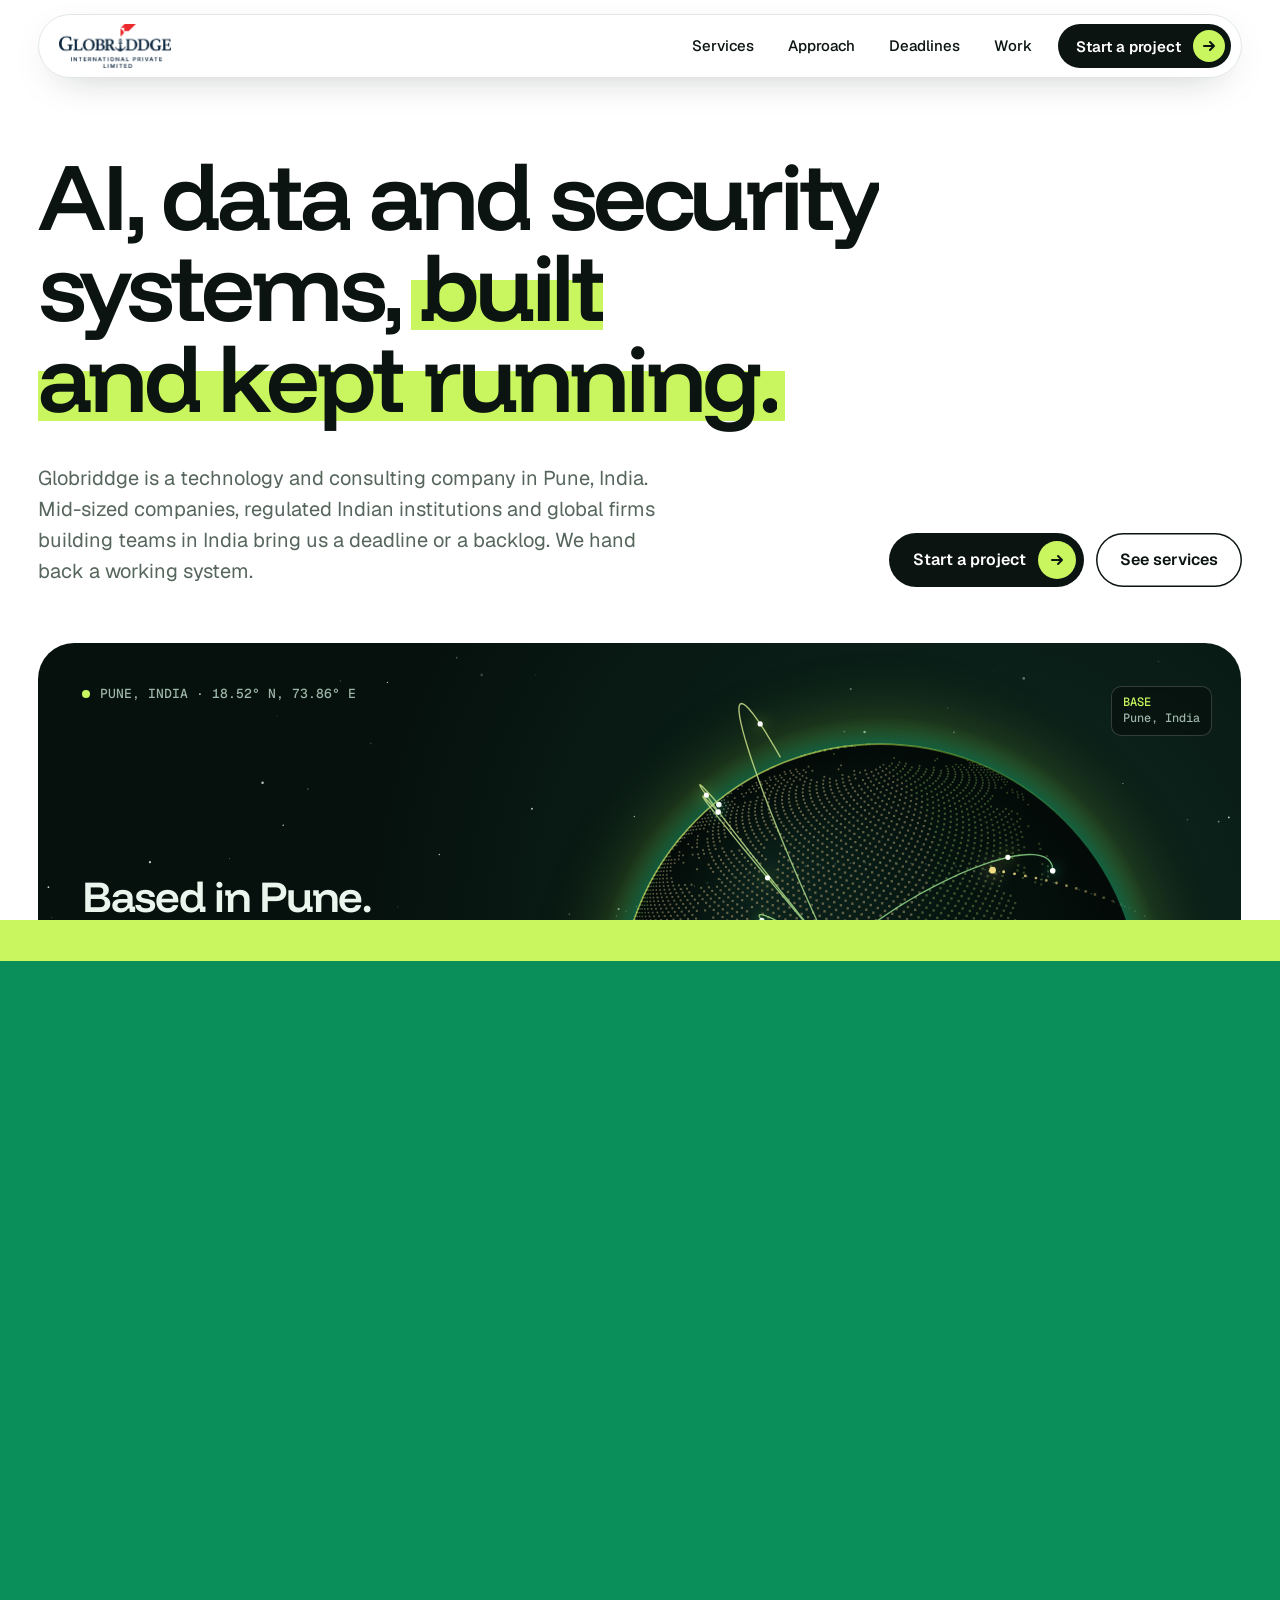
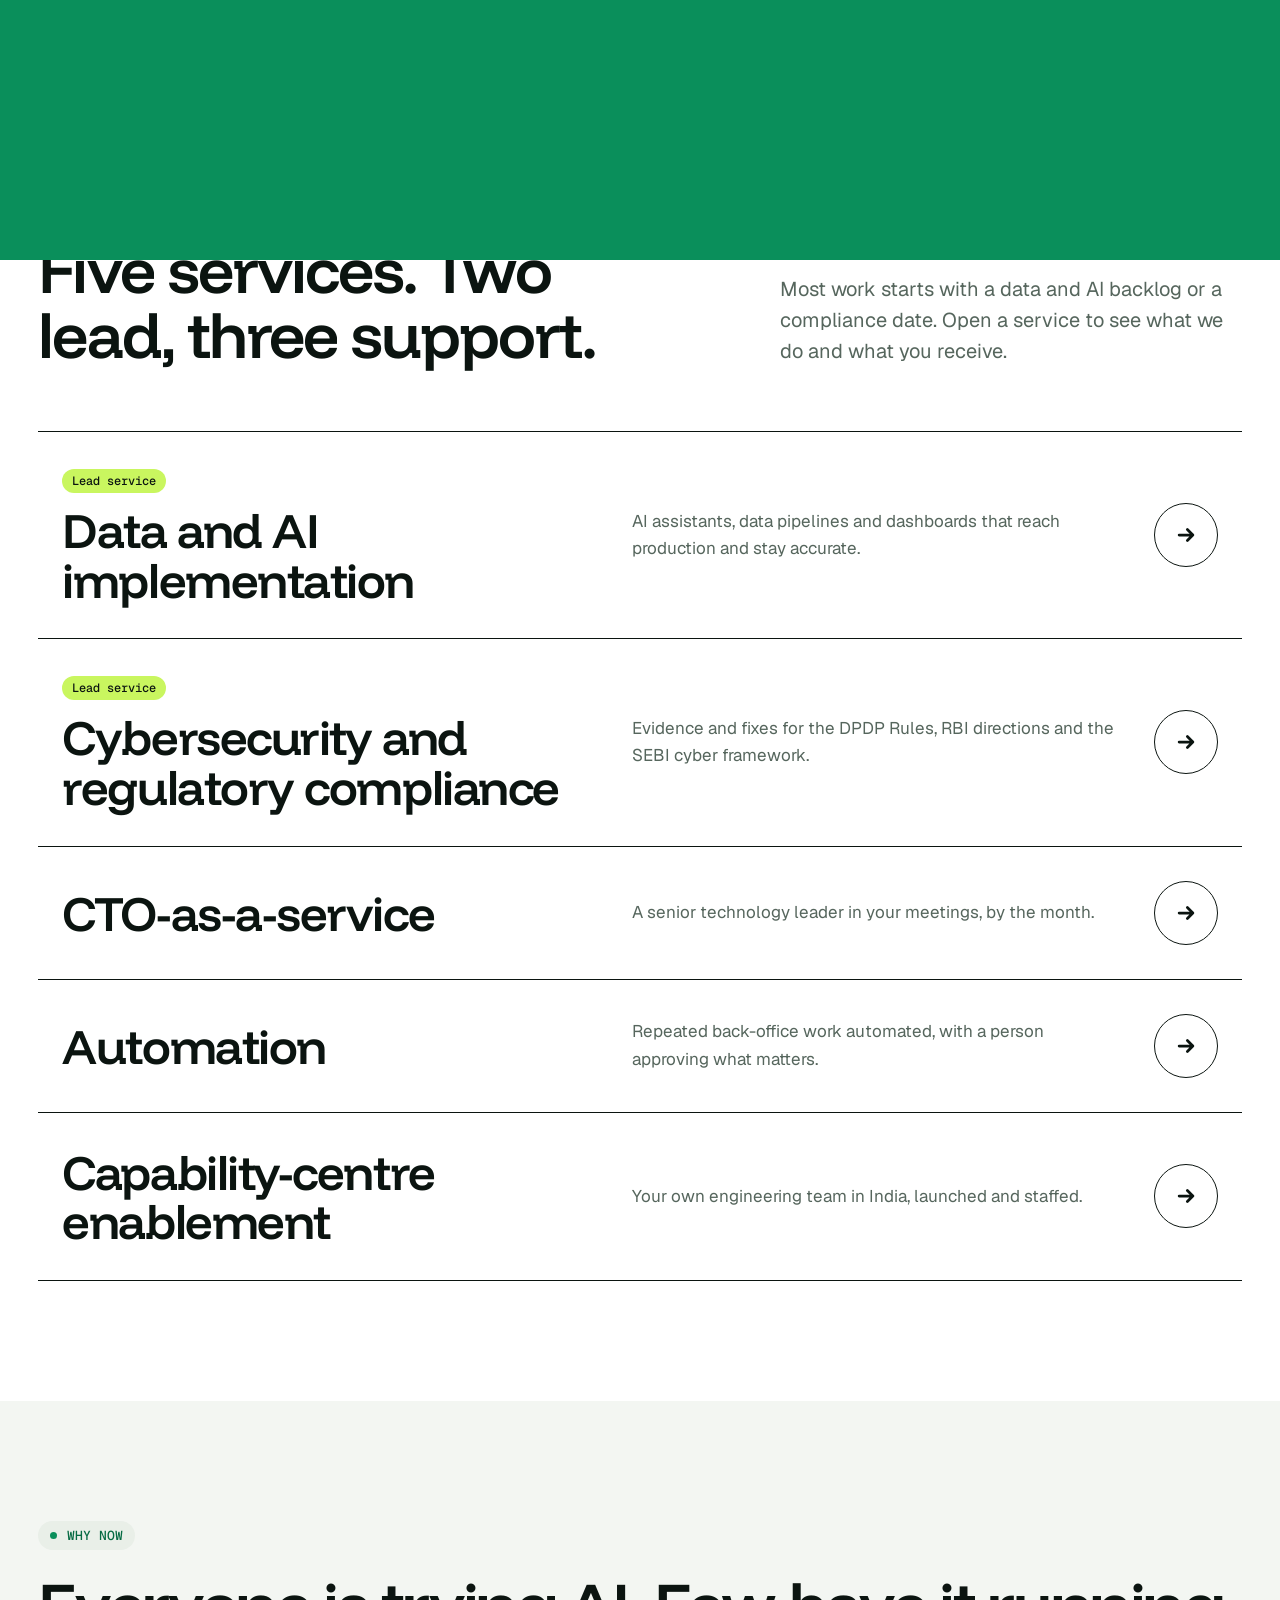
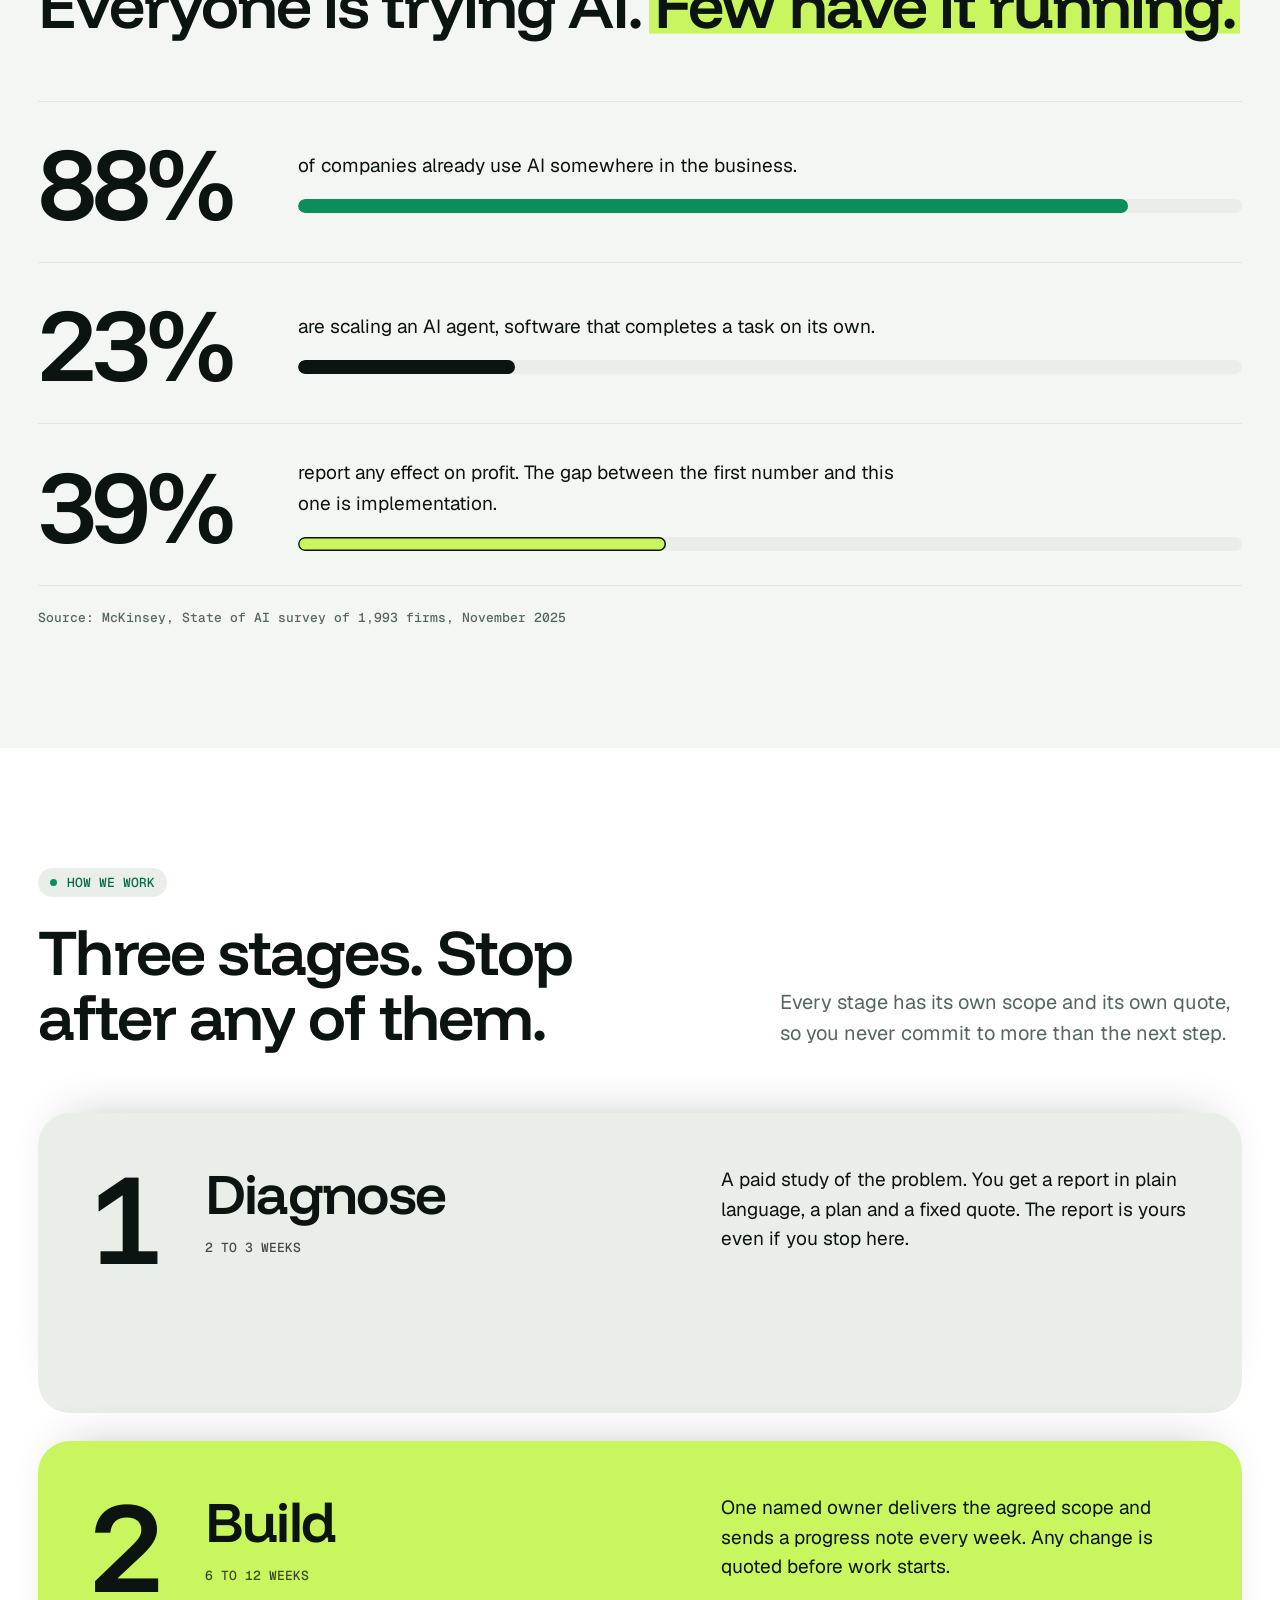
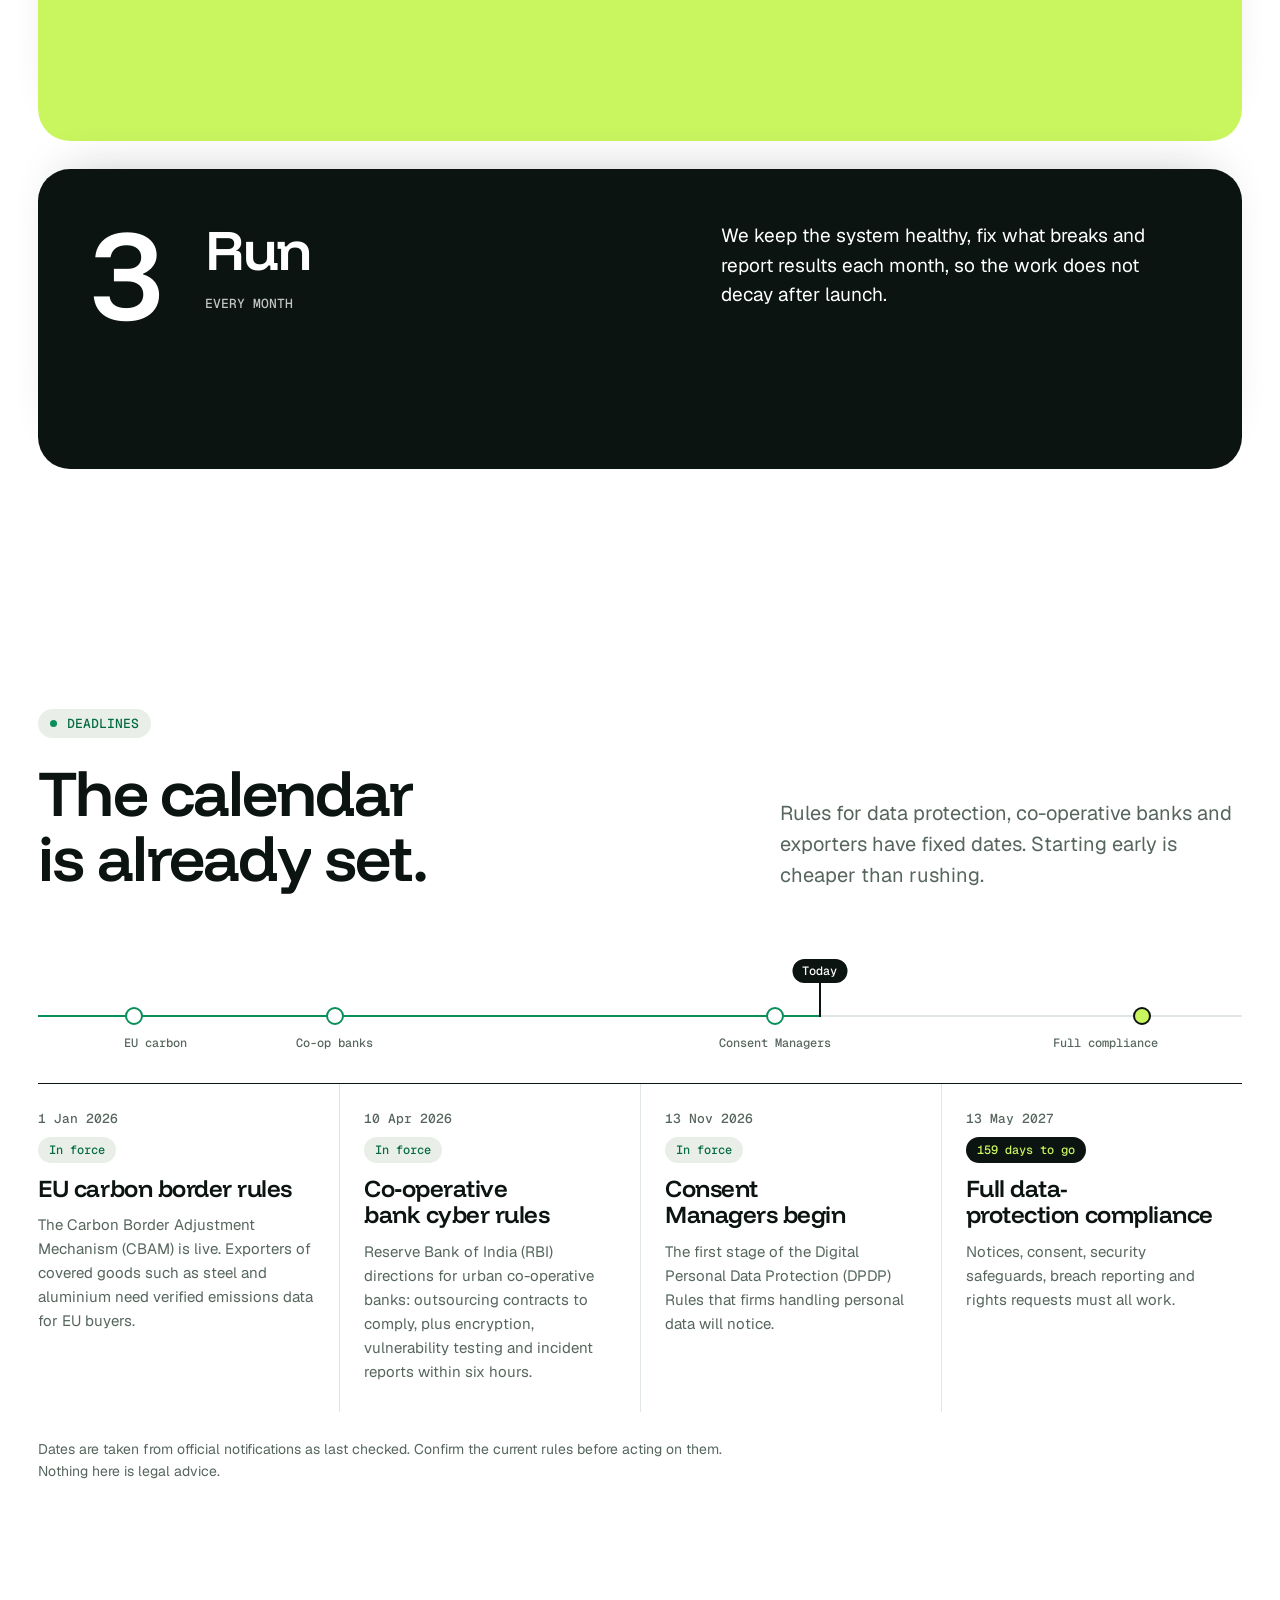
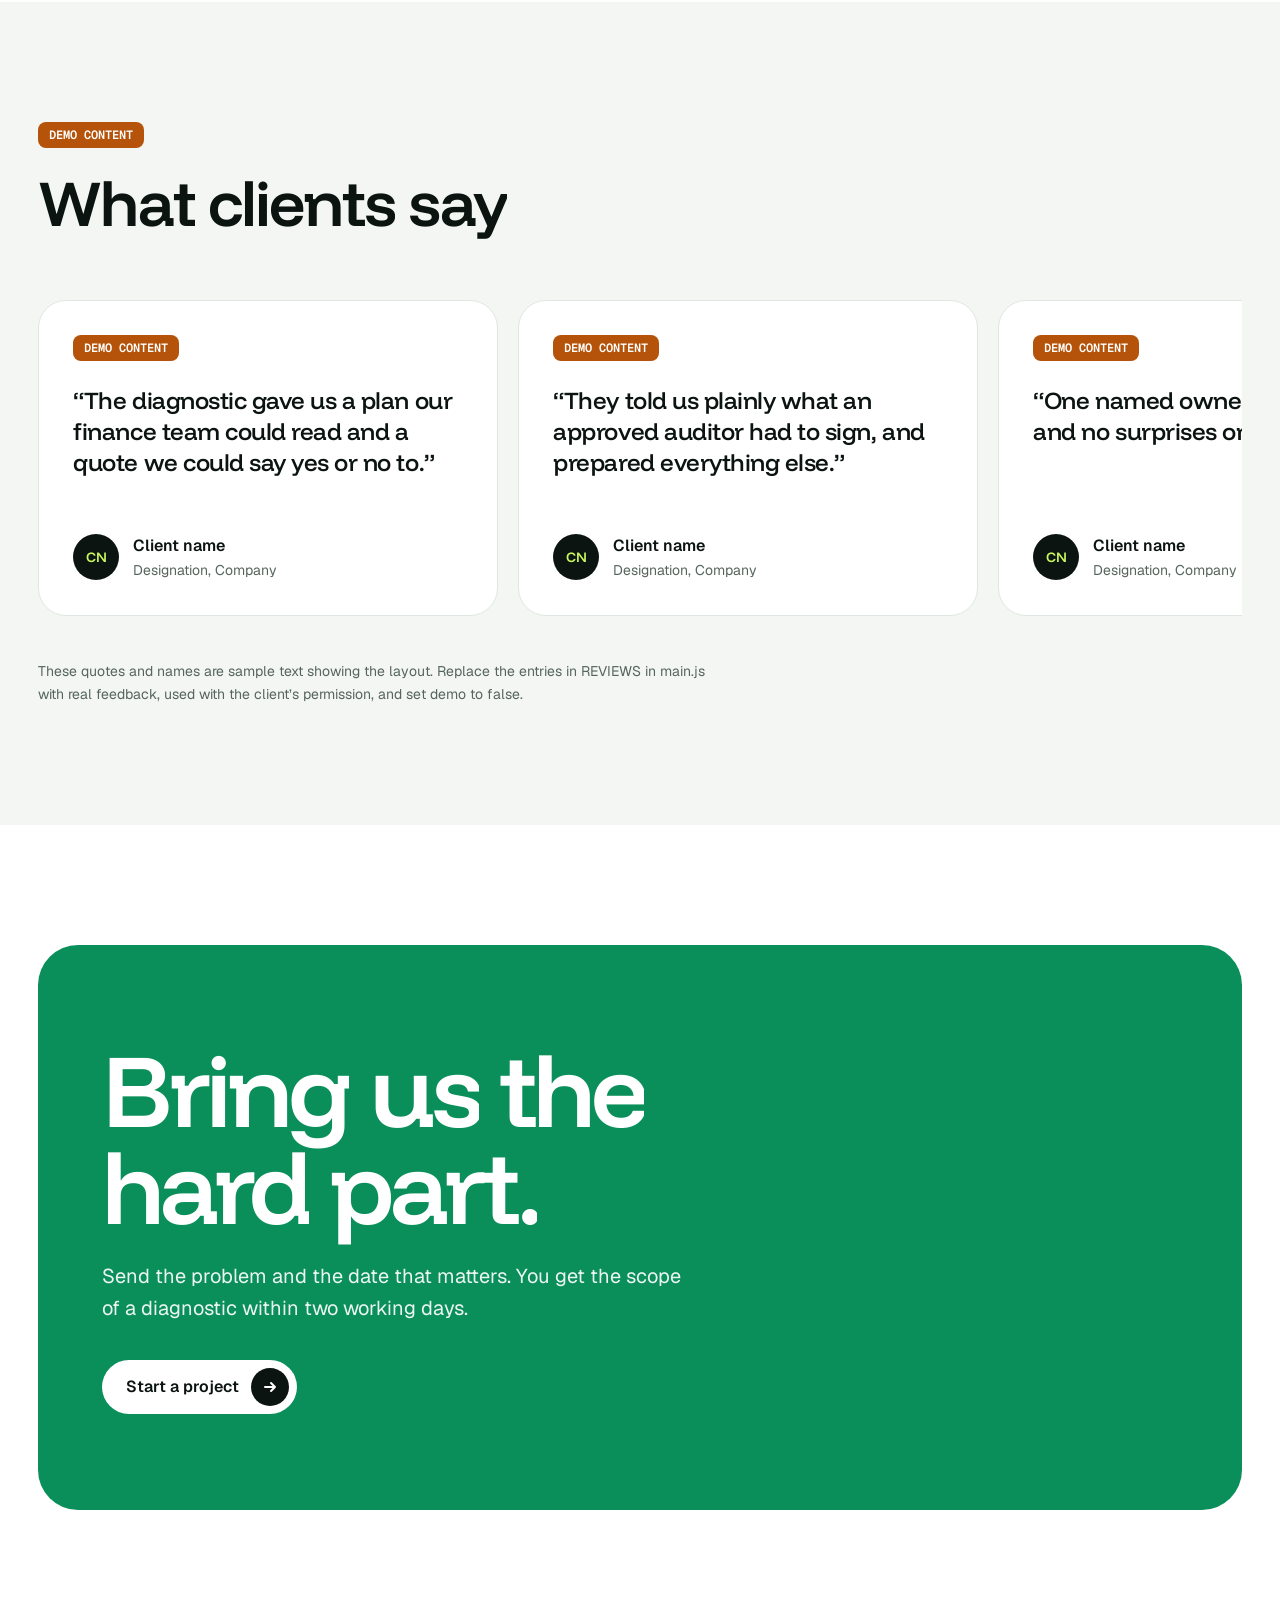
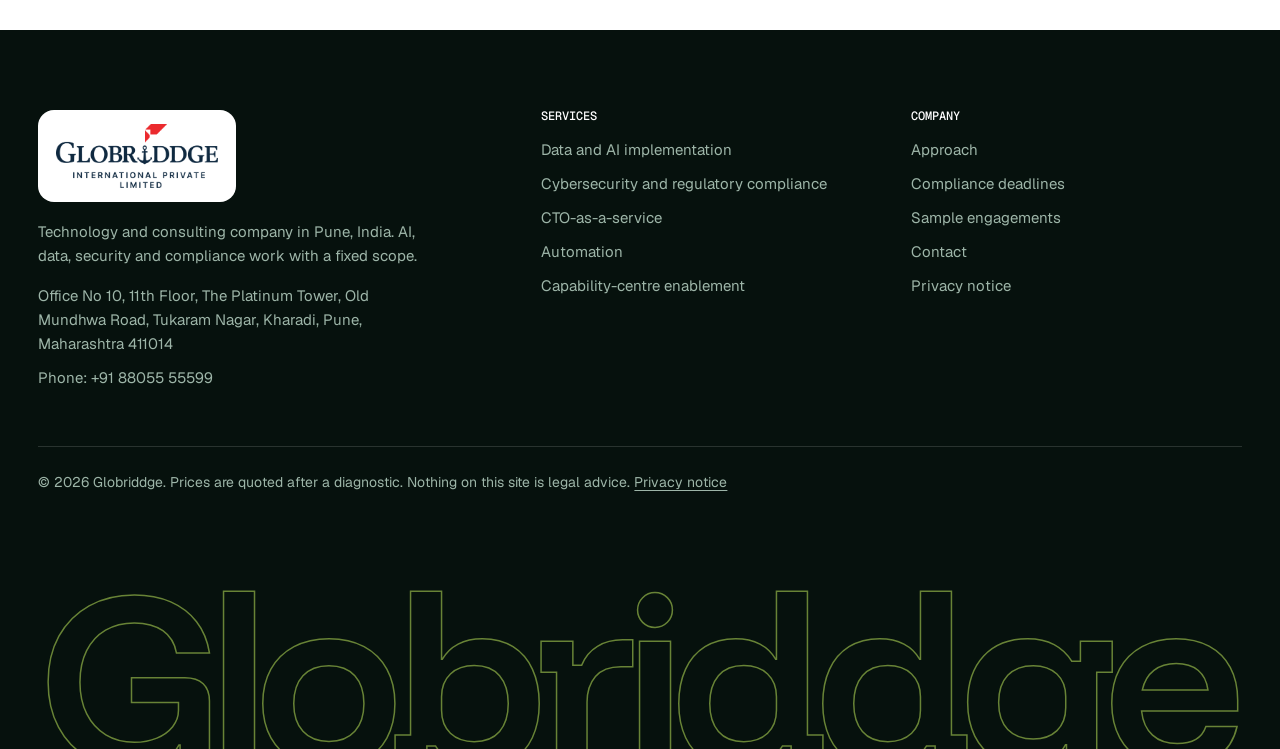
<file: index.html>
<!doctype html>
<html lang="en-IN">
<head>
<meta charset="utf-8">
<meta name="viewport" content="width=device-width, initial-scale=1, viewport-fit=cover">
<title>AI, Data and Cybersecurity Consulting, Pune | Globriddge</title>
<meta name="description" content="Technology and consulting company in Pune: AI and data implementation, cybersecurity, DPDP and RBI compliance, and CTO-as-a-service.">
<meta name="robots" content="index, follow, max-image-preview:large">
<link rel="canonical" href="https://globparth.github.io/glob_website/">
<meta name="theme-color" content="#FFFFFF">
<meta name="geo.region" content="IN-MH">
<meta name="geo.placename" content="Pune">
<meta property="og:type" content="website">
<meta property="og:site_name" content="Globriddge">
<meta property="og:locale" content="en_IN">
<meta property="og:title" content="AI, Data and Cybersecurity Consulting, Pune | Globriddge">
<meta property="og:description" content="Technology and consulting company in Pune: AI and data implementation, cybersecurity, DPDP and RBI compliance, and CTO-as-a-service.">
<meta property="og:url" content="https://globparth.github.io/glob_website/">
<meta property="og:image" content="https://globparth.github.io/glob_website/og-image.png">
<meta property="og:image:width" content="1200">
<meta property="og:image:height" content="630">
<meta name="twitter:card" content="summary_large_image">
<meta name="twitter:title" content="AI, Data and Cybersecurity Consulting, Pune | Globriddge">
<meta name="twitter:description" content="Technology and consulting company in Pune: AI and data implementation, cybersecurity, DPDP and RBI compliance, and CTO-as-a-service.">
<meta name="twitter:image" content="https://globparth.github.io/glob_website/og-image.png">
<link rel="icon" href="favicon.svg" type="image/svg+xml">
<link rel="icon" href="data:image/svg+xml,%3Csvg xmlns='http://www.w3.org/2000/svg' viewBox='0 0 40 40'%3E%3Crect width='40' height='40' rx='12' fill='%230B1410'/%3E%3Cpath d='M6 29 14 17 20 24 27 11 34 29' fill='none' stroke='%23C9F65F' stroke-width='3.2' stroke-linecap='round' stroke-linejoin='round'/%3E%3C/svg%3E">
<link rel="apple-touch-icon" href="logo.png">
<link rel="preload" href="fonts/funnel-display-latin-wght-normal.woff2" as="font" type="font/woff2" crossorigin>
<link rel="preload" href="fonts/geist-latin-wght-normal.woff2" as="font" type="font/woff2" crossorigin>
<link rel="stylesheet" href="style.css?v=1794914275">
<script>try{if(sessionStorage.getItem("gbT"))document.documentElement.className="arriving pre"}catch(e){}</script>
<script type="application/ld+json">{"@context": "https://schema.org", "@graph": [{"@type": ["ProfessionalService", "Organization"], "@id": "https://globparth.github.io/glob_website/#organization", "name": "Globriddge", "url": "https://globparth.github.io/glob_website/", "logo": {"@type": "ImageObject", "url": "https://globparth.github.io/glob_website/logo.png", "width": 512, "height": 512}, "image": "https://globparth.github.io/glob_website/og-image.png", "description": "Globriddge turns deadlines and backlogs into finished AI, data and security systems for mid-sized companies, regulated Indian institutions and global firms building in India.", "telephone": "+918805555599", "address": {"@type": "PostalAddress", "streetAddress": "Office No 10, 11th Floor, The Platinum Tower, Old Mundhwa Road, Tukaram Nagar, Kharadi", "addressLocality": "Pune", "addressRegion": "Maharashtra", "postalCode": "411014", "addressCountry": "IN"}, "geo": {"@type": "GeoCoordinates", "latitude": 18.52, "longitude": 73.86}, "areaServed": [{"@type": "Country", "name": "India"}, {"@type": "Place", "name": "Worldwide"}], "hasOfferCatalog": {"@type": "OfferCatalog", "name": "Services", "itemListElement": [{"@type": "Offer", "itemOffered": {"@type": "Service", "name": "Data and AI implementation", "description": "AI assistants, data pipelines and dashboards taken from pilot to production, with tests that check every answer. Technology consulting from Pune, India.", "url": "https://globparth.github.io/glob_website/data-ai-implementation.html"}}, {"@type": "Offer", "itemOffered": {"@type": "Service", "name": "Cybersecurity and regulatory compliance", "description": "Readiness for India’s DPDP Rules, RBI cyber directions for urban co-operative banks and the SEBI cyber framework: gap reports, evidence packs and managed compliance.", "url": "https://globparth.github.io/glob_website/cybersecurity-compliance.html"}}, {"@type": "Offer", "itemOffered": {"@type": "Service", "name": "CTO-as-a-service", "description": "A senior technology leader by the month: architecture reviews, vendor and hiring decisions, cost control and technical due diligence for investors.", "url": "https://globparth.github.io/glob_website/cto-as-a-service.html"}}, {"@type": "Offer", "itemOffered": {"@type": "Service", "name": "Automation", "description": "Document, workflow and back-office automation with human approval steps. We measure hours before we start, so the saving is a number and not a guess.", "url": "https://globparth.github.io/glob_website/business-automation.html"}}, {"@type": "Offer", "itemOffered": {"@type": "Service", "name": "Capability-centre enablement", "description": "Set-up support, engineering pods and onboarding for companies building a Global Capability Centre (GCC) in India: cloud, security baseline and hiring.", "url": "https://globparth.github.io/glob_website/capability-centre-enablement.html"}}]}}, {"@type": "WebSite", "@id": "https://globparth.github.io/glob_website/#website", "url": "https://globparth.github.io/glob_website/", "name": "Globriddge", "publisher": {"@id": "https://globparth.github.io/glob_website/#organization"}, "inLanguage": "en-IN"}]}</script>
</head>
<body>
<a class="skip" href="#main">Skip to content</a><div class="curtain" aria-hidden="true"></div><header class="nav" id="nav"><div class="wrap"><div class="pill"><a class="logo" href="index.html" aria-label="Globriddge, home"><img src="brand-logo.png" alt="Globriddge International Private Limited" width="904" height="357"></a><button class="burger" id="burger" aria-expanded="false" aria-controls="menu" aria-label="Open menu"><svg viewBox="0 0 24 24" fill="none" stroke="currentColor" stroke-width="2" stroke-linecap="round"><path d="M4 8h16M4 16h16"/></svg></button><nav class="menu" id="menu" aria-label="Main"><a href="services.html">Services</a><a href="approach.html">Approach</a><a href="deadlines.html">Deadlines</a><a href="work.html">Work</a><a class="btn " href="contact.html">Start a project<i><svg viewBox="0 0 16 16" fill="none" stroke="currentColor" stroke-width="2" stroke-linecap="round" stroke-linejoin="round" aria-hidden="true"><path d="M3 8h10M9 4l4 4-4 4"/></svg></i></a></nav></div></div></header><main id="main"><section class="hero"><div class="wrap">
<h1 data-words>AI, data and security systems, <span class="hl">built and kept running.</span></h1>
<div class="hero-row"><p class="lede">Globriddge is a technology and consulting company in Pune, India. Mid-sized companies, regulated Indian institutions and global firms building teams in India bring us a deadline or a backlog. We hand back a working system.</p><div class="cta"><a class="btn " href="contact.html">Start a project<i><svg viewBox="0 0 16 16" fill="none" stroke="currentColor" stroke-width="2" stroke-linecap="round" stroke-linejoin="round" aria-hidden="true"><path d="M3 8h10M9 4l4 4-4 4"/></svg></i></a><a class="btn alt" href="services.html">See services</a></div></div>
<div class="stage"><canvas id="stars" aria-hidden="true"></canvas><div class="stage-info"><span class="coord"><i aria-hidden="true"></i>PUNE, INDIA · 18.52° N, 73.86° E</span>
<p class="base">Based in Pune. Working across India and abroad.</p>
<ul class="facts"><li>Fixed scope and a fixed quote</li><li>A person approves AI output</li><li>Reports in plain language</li></ul></div>
<div class="globe-box"><canvas id="globe" role="img" aria-label="The Earth, rotating, with Pune highlighted and lines reaching other world cities. Drag to spin it."></canvas><div class="gl-tag t2"><b>BASE</b>Pune, India</div><div class="gl-tag t1"><b>REACH</b>India and abroad</div><div class="gl-tag t3" aria-hidden="true">DRAG TO SPIN</div></div></div>
</div></section>
<div class="tick" aria-hidden="true"><div class="tr"><span>Data and AI</span><span>Cybersecurity</span><span>Compliance</span><span>CTO-as-a-service</span><span>Automation</span></div><div class="tr rev"><span>Diagnose</span><span>Build</span><span>Run</span><span>Fixed scope</span><span>Plain language</span></div></div>
<section class="sec"><div class="wrap"><div class="head split"><div style="display:grid;gap:22px;justify-items:start"><span class="eye">SERVICES</span><h2 class="h2" data-words>Five services. Two lead, three support.</h2></div><p class="lede">Most work starts with a data and AI backlog or a compliance date. Open a service to see what we do and what you receive.</p></div><div class="rows"><a class="row" href="data-ai-implementation.html"><div><span class="tag">Lead service</span><h3>Data and AI implementation</h3></div><p>AI assistants, data pipelines and dashboards that reach production and stay accurate.</p><span class="ar"><svg viewBox="0 0 16 16" fill="none" stroke="currentColor" stroke-width="2" stroke-linecap="round" stroke-linejoin="round" aria-hidden="true"><path d="M3 8h10M9 4l4 4-4 4"/></svg></span></a><a class="row" href="cybersecurity-compliance.html"><div><span class="tag">Lead service</span><h3>Cybersecurity and regulatory compliance</h3></div><p>Evidence and fixes for the DPDP Rules, RBI directions and the SEBI cyber framework.</p><span class="ar"><svg viewBox="0 0 16 16" fill="none" stroke="currentColor" stroke-width="2" stroke-linecap="round" stroke-linejoin="round" aria-hidden="true"><path d="M3 8h10M9 4l4 4-4 4"/></svg></span></a><a class="row" href="cto-as-a-service.html"><div><h3>CTO-as-a-service</h3></div><p>A senior technology leader in your meetings, by the month.</p><span class="ar"><svg viewBox="0 0 16 16" fill="none" stroke="currentColor" stroke-width="2" stroke-linecap="round" stroke-linejoin="round" aria-hidden="true"><path d="M3 8h10M9 4l4 4-4 4"/></svg></span></a><a class="row" href="business-automation.html"><div><h3>Automation</h3></div><p>Repeated back-office work automated, with a person approving what matters.</p><span class="ar"><svg viewBox="0 0 16 16" fill="none" stroke="currentColor" stroke-width="2" stroke-linecap="round" stroke-linejoin="round" aria-hidden="true"><path d="M3 8h10M9 4l4 4-4 4"/></svg></span></a><a class="row" href="capability-centre-enablement.html"><div><h3>Capability-centre enablement</h3></div><p>Your own engineering team in India, launched and staffed.</p><span class="ar"><svg viewBox="0 0 16 16" fill="none" stroke="currentColor" stroke-width="2" stroke-linecap="round" stroke-linejoin="round" aria-hidden="true"><path d="M3 8h10M9 4l4 4-4 4"/></svg></span></a></div></div></section>
<section class="sec soft"><div class="wrap"><div class="head"><span class="eye">WHY NOW</span><h2 class="h2" data-words>Everyone is trying AI. <span class="hl">Few have it running.</span></h2></div>
<div class="bars"><div class="bar"><b><span data-count="88">88</span>%</b><div><p>of companies already use AI somewhere in the business.</p><div class="track"><i style="--w:88%"></i></div></div></div>
<div class="bar"><b><span data-count="23">23</span>%</b><div><p>are scaling an AI agent, software that completes a task on its own.</p><div class="track"><i style="--w:23%"></i></div></div></div>
<div class="bar"><b><span data-count="39">39</span>%</b><div><p>report any effect on profit. The gap between the first number and this one is implementation.</p><div class="track"><i style="--w:39%"></i></div></div></div></div>
<p class="src">Source: McKinsey, State of AI survey of 1,993 firms, November 2025</p></div></section>
<section class="sec"><div class="wrap"><div class="head split"><div style="display:grid;gap:22px;justify-items:start"><span class="eye">HOW WE WORK</span><h2 class="h2" data-words>Three stages. Stop after any of them.</h2></div><p class="lede">Every stage has its own scope and its own quote, so you never commit to more than the next step.</p></div><div class="stack">
<article class="scard" style="--i:0"><div class="n">1</div><div><h3>Diagnose</h3><span class="t">2 TO 3 WEEKS</span></div><p>A paid study of the problem. You get a report in plain language, a plan and a fixed quote. The report is yours even if you stop here.</p></article>
<article class="scard" style="--i:1"><div class="n">2</div><div><h3>Build</h3><span class="t">6 TO 12 WEEKS</span></div><p>One named owner delivers the agreed scope and sends a progress note every week. Any change is quoted before work starts.</p></article>
<article class="scard" style="--i:2"><div class="n">3</div><div><h3>Run</h3><span class="t">EVERY MONTH</span></div><p>We keep the system healthy, fix what breaks and report results each month, so the work does not decay after launch.</p></article></div></div></section>
<section class="sec"><div class="wrap"><div class="head split"><div style="display:grid;gap:22px;justify-items:start"><span class="eye">DEADLINES</span><h2 class="h2" data-words>The calendar is already set.</h2></div><p class="lede">Rules for data protection, co-operative banks and exporters have fixed dates. Starting early is cheaper than rushing.</p></div><div class="tl" id="tl" aria-hidden="true"><div class="base"></div><div class="done"></div><i class="pt first" data-d="2026-01-01"><span>EU carbon</span></i><i class="pt" data-d="2026-04-10"><span>Co-op banks</span></i><i class="pt" data-d="2026-11-13"><span>Consent Managers</span></i><i class="pt last" data-d="2027-05-13"><span>Full compliance</span></i><div class="now"><em>Today</em></div></div><div class="dgrid"><article class="dcard" data-date="2026-01-01"><time>1 Jan 2026</time><span class="st"></span><h3>EU carbon border rules</h3><p>The Carbon Border Adjustment Mechanism (CBAM) is live. Exporters of covered goods such as steel and aluminium need verified emissions data for EU buyers.</p></article><article class="dcard" data-date="2026-04-10"><time>10 Apr 2026</time><span class="st"></span><h3>Co&#8209;operative bank cyber rules</h3><p>Reserve Bank of India (RBI) directions for urban co-operative banks: outsourcing contracts to comply, plus encryption, vulnerability testing and incident reports within six hours.</p></article><article class="dcard" data-date="2026-11-13"><time>13 Nov 2026</time><span class="st"></span><h3>Consent Managers begin</h3><p>The first stage of the Digital Personal Data Protection (DPDP) Rules that firms handling personal data will notice.</p></article><article class="dcard" data-date="2027-05-13"><time>13 May 2027</time><span class="st"></span><h3>Full data-protection compliance</h3><p>Notices, consent, security safeguards, breach reporting and rights requests must all work.</p></article></div><p class="fine">Dates are taken from official notifications as last checked. Confirm the current rules before acting on them. Nothing here is legal advice.</p></div></section><section class="sec soft"><div class="wrap"><div class="head"><span class="demo demo-flag" hidden>DEMO CONTENT</span><h2 class="h2" data-words>What clients say</h2></div><div class="rail" id="revs" tabindex="0" aria-label="Client reviews, scroll sideways"></div><p class="fine demo-note" hidden>These quotes and names are sample text showing the layout. Replace the entries in REVIEWS in main.js with real feedback, used with the client’s permission, and set demo to false.</p></div></section><section class="sec"><div class="wrap"><div class="cpanel"><div class="rings" aria-hidden="true"><i></i><i></i><i></i></div><h2 data-words>Bring us the hard part.</h2><p>Send the problem and the date that matters. You get the scope of a diagnostic within two working days.</p><div class="cta"><a class="btn lt" href="contact.html">Start a project<i><svg viewBox="0 0 16 16" fill="none" stroke="currentColor" stroke-width="2" stroke-linecap="round" stroke-linejoin="round" aria-hidden="true"><path d="M3 8h10M9 4l4 4-4 4"/></svg></i></a></div></div></div></section></main><footer><div class="wrap"><div class="fg"><div><a class="logo chip" href="index.html"><img src="brand-logo.png" alt="Globriddge International Private Limited" width="904" height="357"></a><p style="margin-top:18px;max-width:38ch">Technology and consulting company in Pune, India. AI, data, security and compliance work with a fixed scope.</p><p style="margin-top:16px;max-width:38ch">Office No 10, 11th Floor, The Platinum Tower, Old Mundhwa Road, Tukaram Nagar, Kharadi, Pune, Maharashtra 411014</p><p style="margin-top:10px">Phone: +91 88055 55599</p></div><div><h4>SERVICES</h4><ul><li><a href="data-ai-implementation.html">Data and AI implementation</a></li><li><a href="cybersecurity-compliance.html">Cybersecurity and regulatory compliance</a></li><li><a href="cto-as-a-service.html">CTO-as-a-service</a></li><li><a href="business-automation.html">Automation</a></li><li><a href="capability-centre-enablement.html">Capability-centre enablement</a></li></ul></div><div><h4>COMPANY</h4><ul><li><a href="approach.html">Approach</a></li><li><a href="deadlines.html">Compliance deadlines</a></li><li><a href="work.html">Sample engagements</a></li><li><a href="contact.html">Contact</a></li><li><a href="privacy.html">Privacy notice</a></li></ul></div></div><div class="legal"><p>© <span class="yr">2026</span> Globriddge. Prices are quoted after a diagnostic. Nothing on this site is legal advice. <a href="privacy.html">Privacy notice</a></p></div><div class="mark" aria-hidden="true">Globriddge</div></div></footer>
<script src="main.js?v=1794914275"></script>
</body>
</html>
</file>
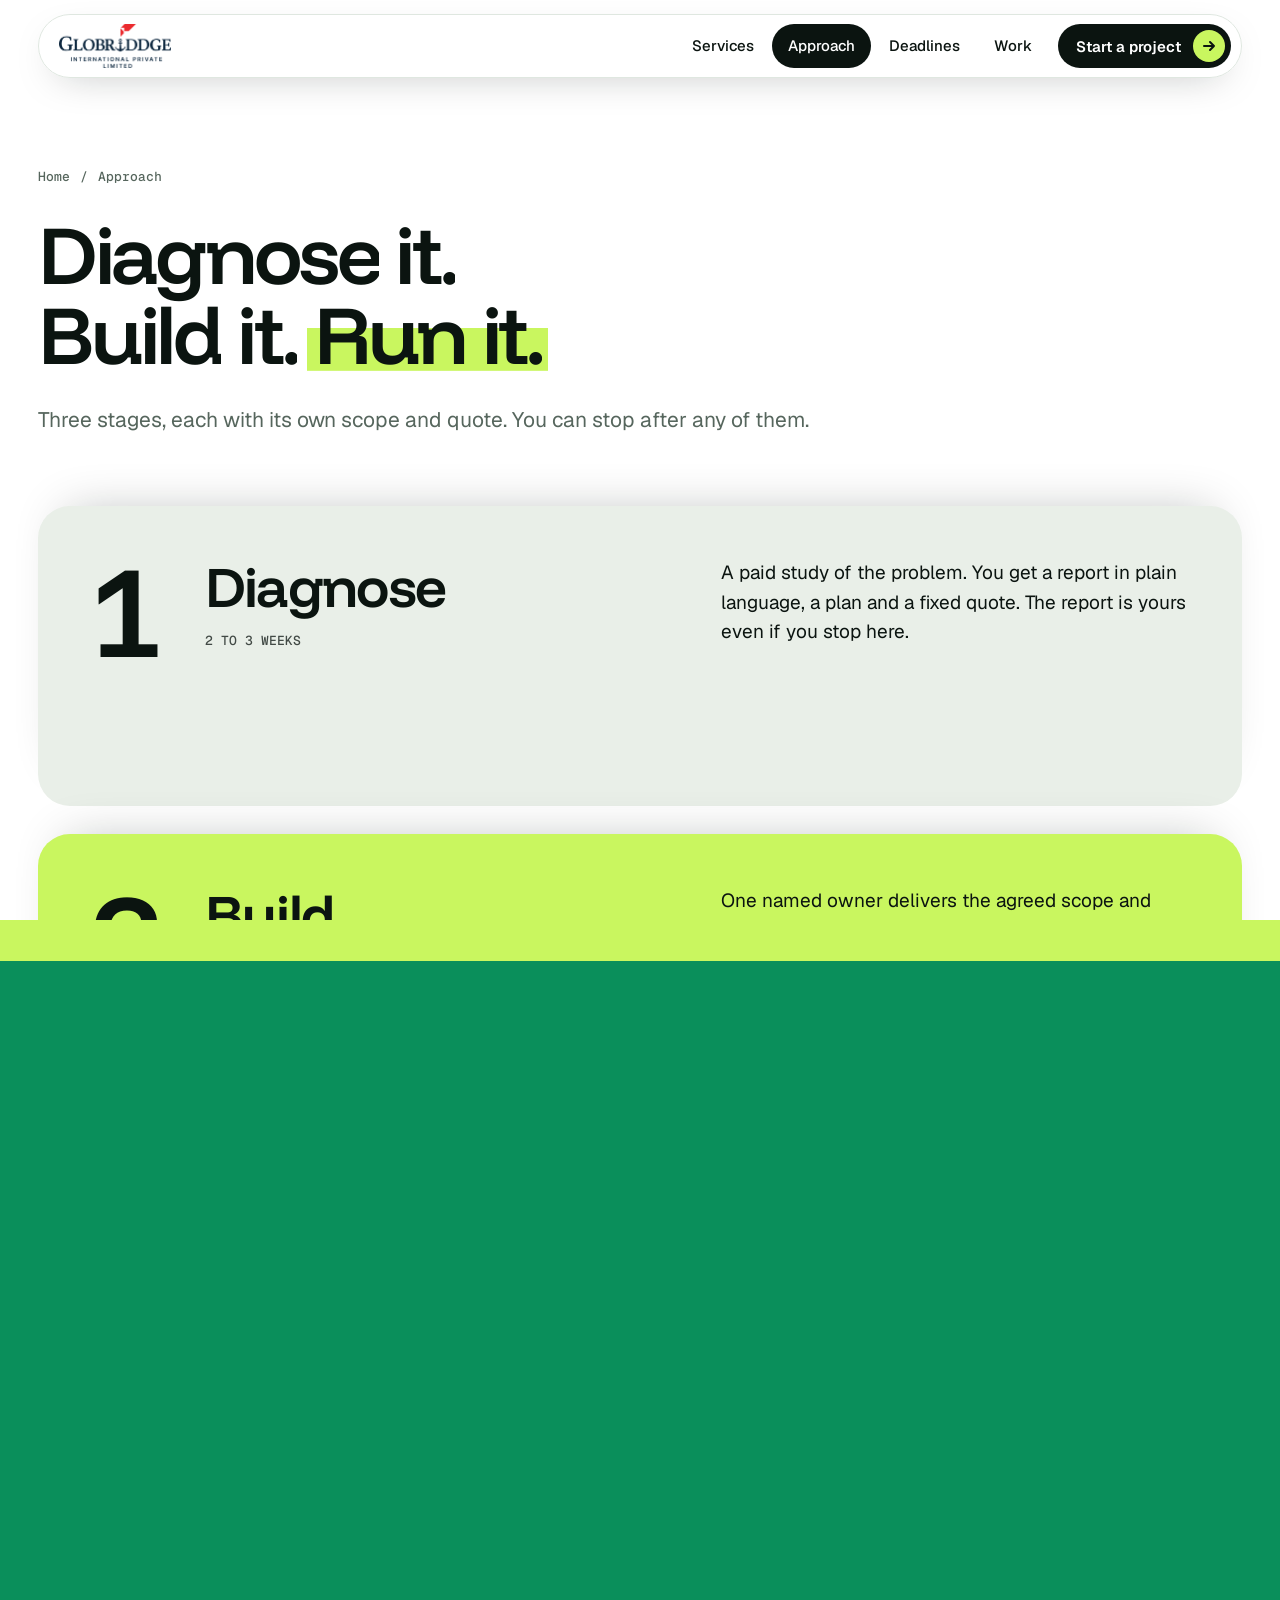
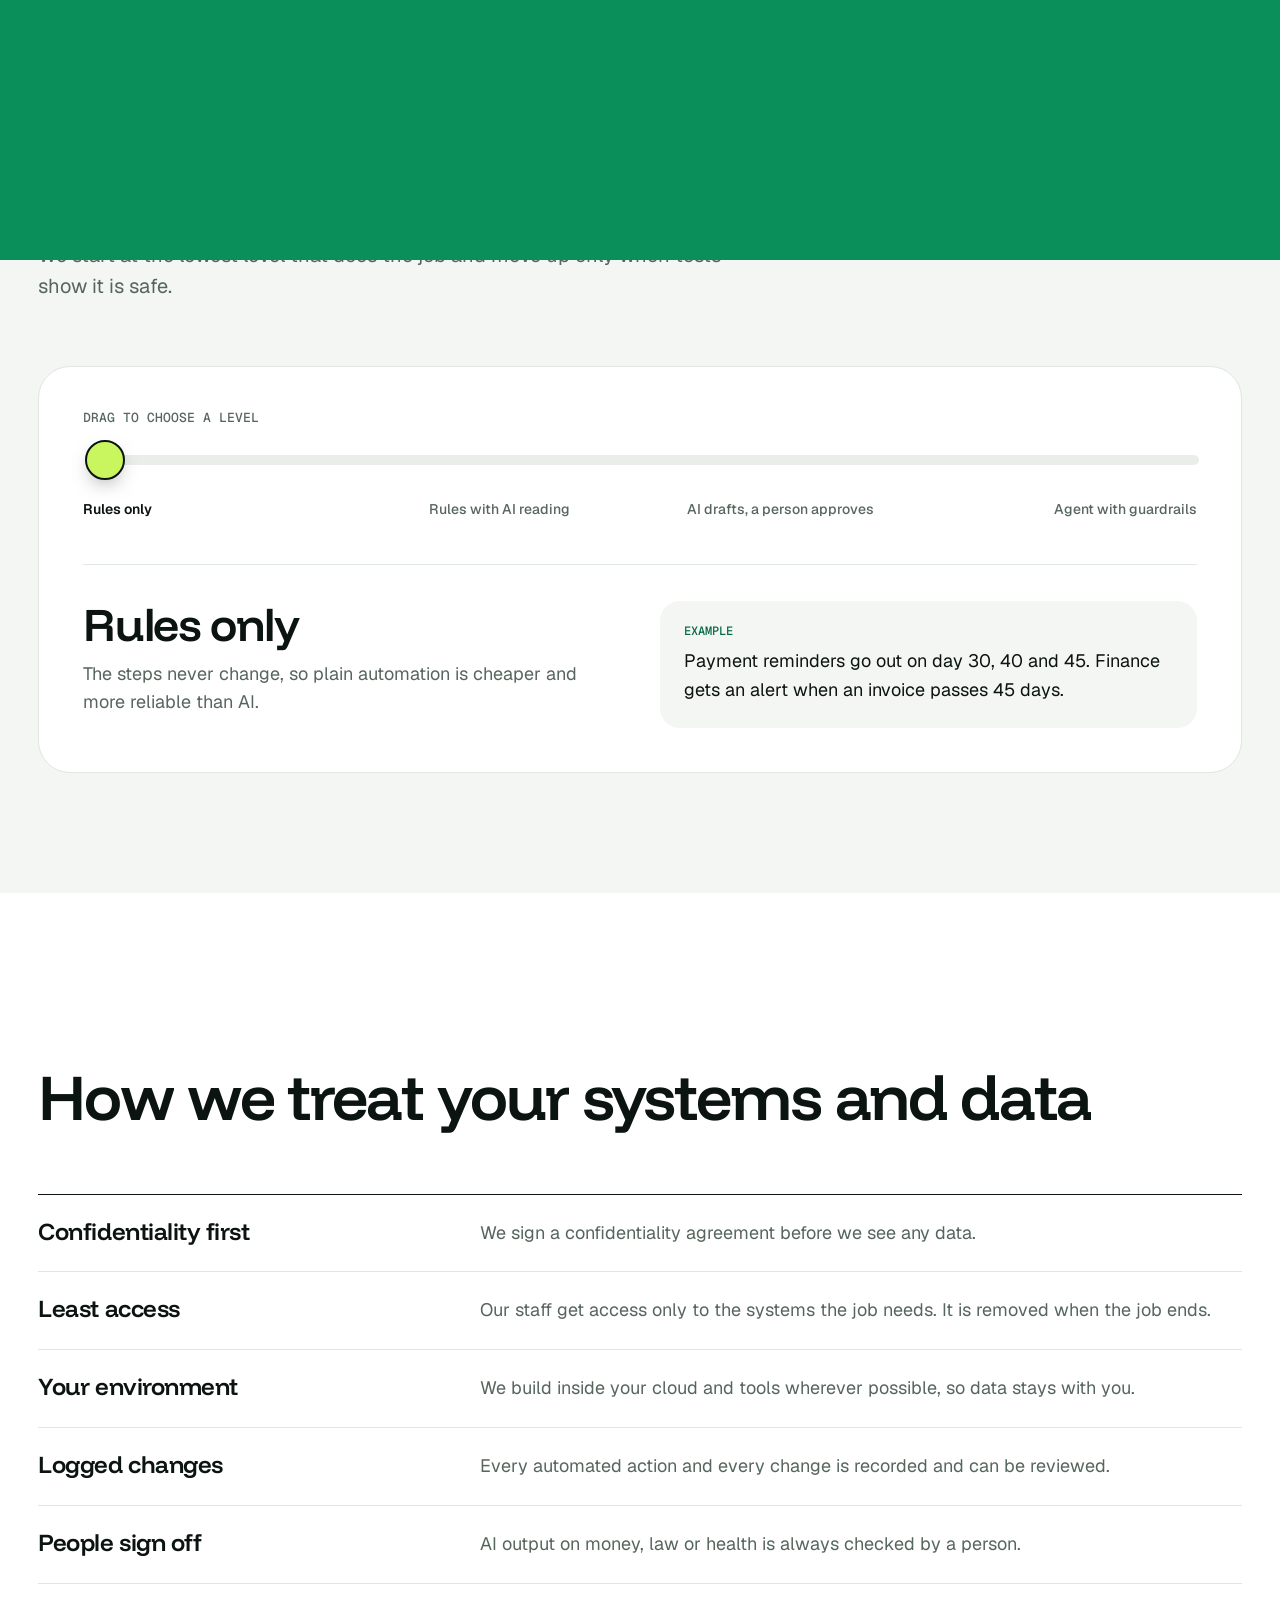
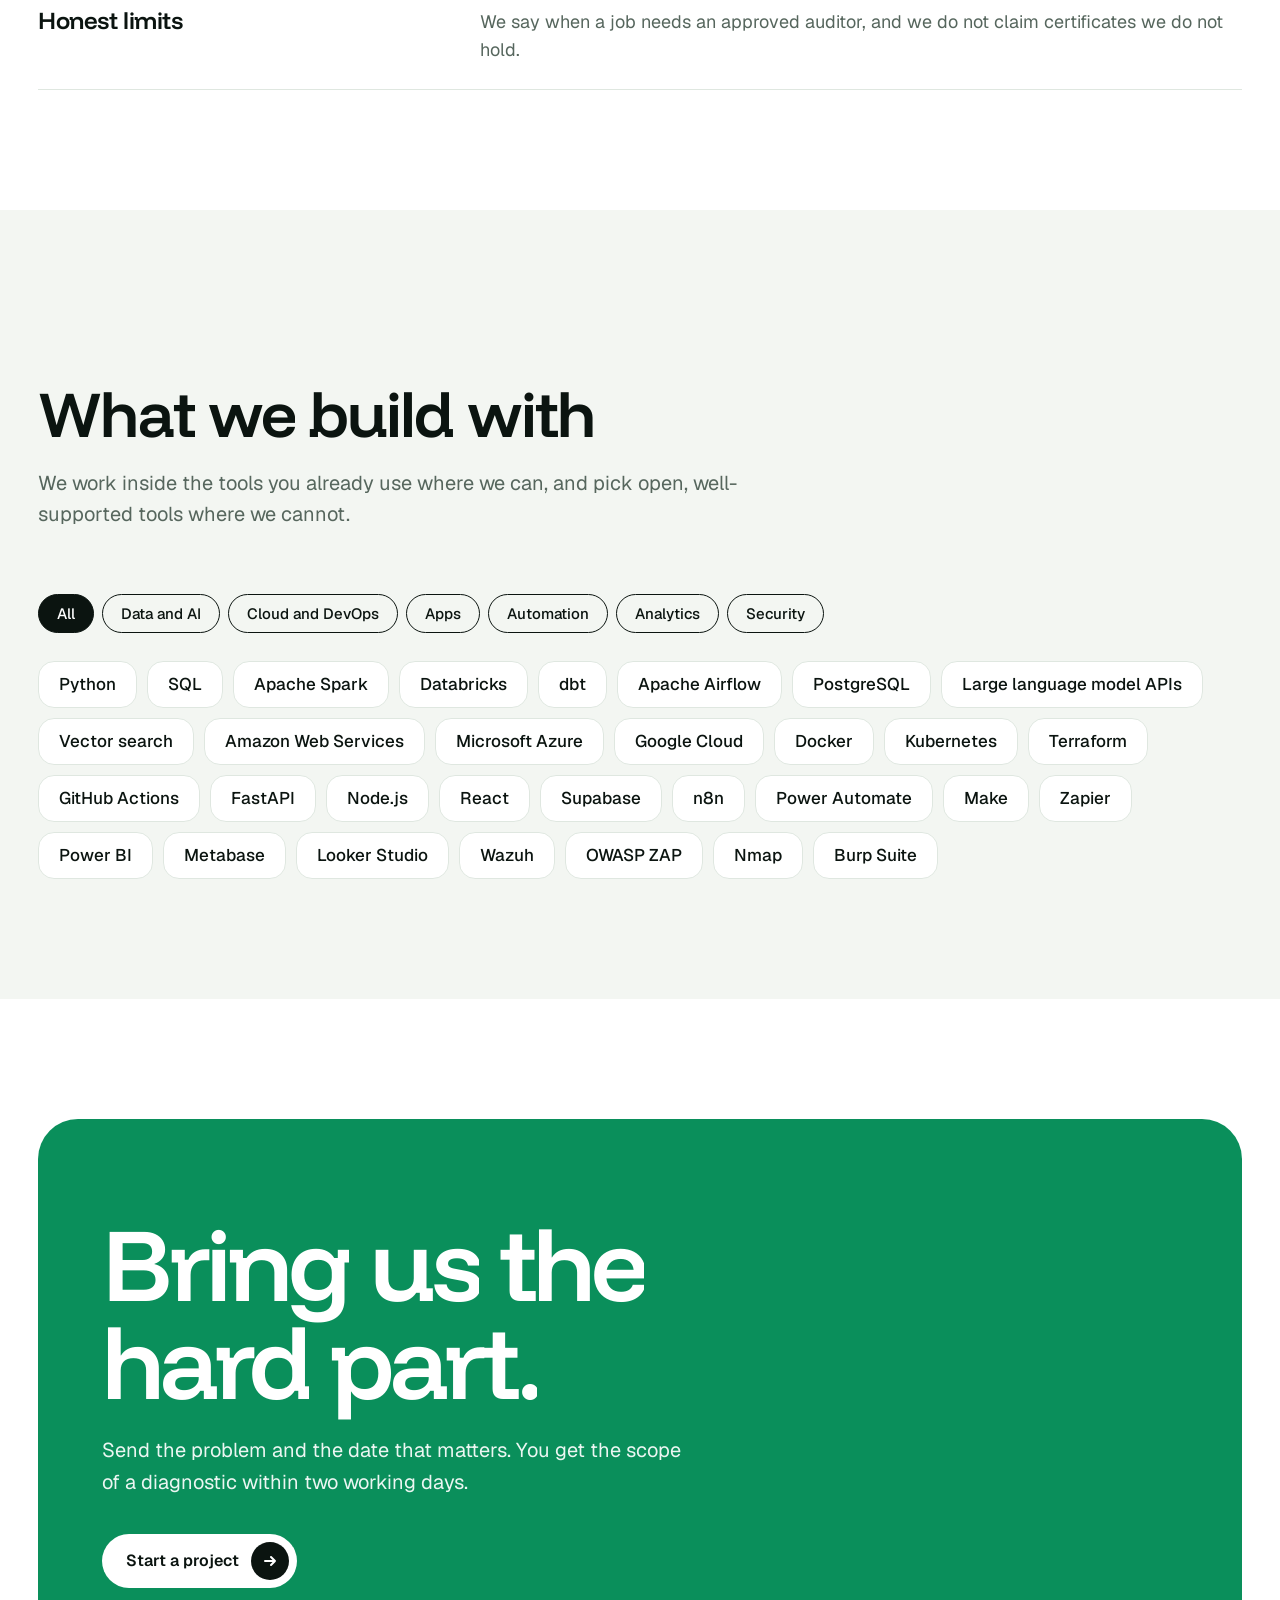
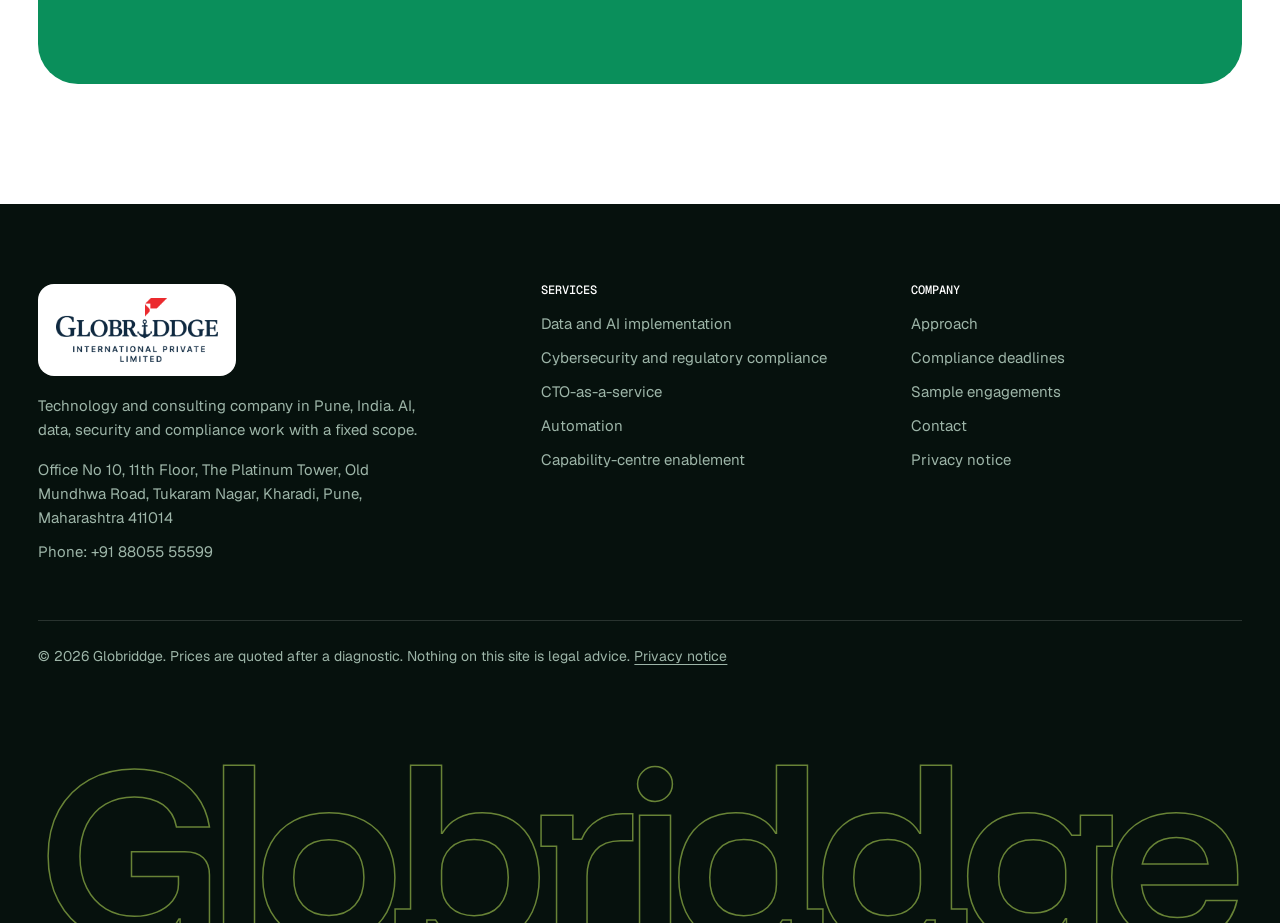
<file: approach.html>
<!doctype html>
<html lang="en-IN">
<head>
<meta charset="utf-8">
<meta name="viewport" content="width=device-width, initial-scale=1, viewport-fit=cover">
<title>How We Work: Diagnose, Build, Run | Globriddge</title>
<meta name="description" content="How Globriddge delivers: a paid diagnostic, a fixed-scope build and monthly running, with the right level of AI and clear rules for handling your data.">
<meta name="robots" content="index, follow, max-image-preview:large">
<link rel="canonical" href="https://globparth.github.io/glob_website/approach.html">
<meta name="theme-color" content="#FFFFFF">
<meta name="geo.region" content="IN-MH">
<meta name="geo.placename" content="Pune">
<meta property="og:type" content="website">
<meta property="og:site_name" content="Globriddge">
<meta property="og:locale" content="en_IN">
<meta property="og:title" content="How We Work: Diagnose, Build, Run | Globriddge">
<meta property="og:description" content="How Globriddge delivers: a paid diagnostic, a fixed-scope build and monthly running, with the right level of AI and clear rules for handling your data.">
<meta property="og:url" content="https://globparth.github.io/glob_website/approach.html">
<meta property="og:image" content="https://globparth.github.io/glob_website/og-image.png">
<meta property="og:image:width" content="1200">
<meta property="og:image:height" content="630">
<meta name="twitter:card" content="summary_large_image">
<meta name="twitter:title" content="How We Work: Diagnose, Build, Run | Globriddge">
<meta name="twitter:description" content="How Globriddge delivers: a paid diagnostic, a fixed-scope build and monthly running, with the right level of AI and clear rules for handling your data.">
<meta name="twitter:image" content="https://globparth.github.io/glob_website/og-image.png">
<link rel="icon" href="favicon.svg" type="image/svg+xml">
<link rel="icon" href="data:image/svg+xml,%3Csvg xmlns='http://www.w3.org/2000/svg' viewBox='0 0 40 40'%3E%3Crect width='40' height='40' rx='12' fill='%230B1410'/%3E%3Cpath d='M6 29 14 17 20 24 27 11 34 29' fill='none' stroke='%23C9F65F' stroke-width='3.2' stroke-linecap='round' stroke-linejoin='round'/%3E%3C/svg%3E">
<link rel="apple-touch-icon" href="logo.png">
<link rel="preload" href="fonts/funnel-display-latin-wght-normal.woff2" as="font" type="font/woff2" crossorigin>
<link rel="preload" href="fonts/geist-latin-wght-normal.woff2" as="font" type="font/woff2" crossorigin>
<link rel="stylesheet" href="style.css?v=1794914275">
<script>try{if(sessionStorage.getItem("gbT"))document.documentElement.className="arriving pre"}catch(e){}</script>
<script type="application/ld+json">{"@context": "https://schema.org", "@graph": [{"@type": ["ProfessionalService", "Organization"], "@id": "https://globparth.github.io/glob_website/#organization", "name": "Globriddge", "url": "https://globparth.github.io/glob_website/", "logo": {"@type": "ImageObject", "url": "https://globparth.github.io/glob_website/logo.png", "width": 512, "height": 512}, "image": "https://globparth.github.io/glob_website/og-image.png", "description": "Globriddge turns deadlines and backlogs into finished AI, data and security systems for mid-sized companies, regulated Indian institutions and global firms building in India.", "telephone": "+918805555599", "address": {"@type": "PostalAddress", "streetAddress": "Office No 10, 11th Floor, The Platinum Tower, Old Mundhwa Road, Tukaram Nagar, Kharadi", "addressLocality": "Pune", "addressRegion": "Maharashtra", "postalCode": "411014", "addressCountry": "IN"}, "geo": {"@type": "GeoCoordinates", "latitude": 18.52, "longitude": 73.86}, "areaServed": [{"@type": "Country", "name": "India"}, {"@type": "Place", "name": "Worldwide"}], "hasOfferCatalog": {"@type": "OfferCatalog", "name": "Services", "itemListElement": [{"@type": "Offer", "itemOffered": {"@type": "Service", "name": "Data and AI implementation", "description": "AI assistants, data pipelines and dashboards taken from pilot to production, with tests that check every answer. Technology consulting from Pune, India.", "url": "https://globparth.github.io/glob_website/data-ai-implementation.html"}}, {"@type": "Offer", "itemOffered": {"@type": "Service", "name": "Cybersecurity and regulatory compliance", "description": "Readiness for India’s DPDP Rules, RBI cyber directions for urban co-operative banks and the SEBI cyber framework: gap reports, evidence packs and managed compliance.", "url": "https://globparth.github.io/glob_website/cybersecurity-compliance.html"}}, {"@type": "Offer", "itemOffered": {"@type": "Service", "name": "CTO-as-a-service", "description": "A senior technology leader by the month: architecture reviews, vendor and hiring decisions, cost control and technical due diligence for investors.", "url": "https://globparth.github.io/glob_website/cto-as-a-service.html"}}, {"@type": "Offer", "itemOffered": {"@type": "Service", "name": "Automation", "description": "Document, workflow and back-office automation with human approval steps. We measure hours before we start, so the saving is a number and not a guess.", "url": "https://globparth.github.io/glob_website/business-automation.html"}}, {"@type": "Offer", "itemOffered": {"@type": "Service", "name": "Capability-centre enablement", "description": "Set-up support, engineering pods and onboarding for companies building a Global Capability Centre (GCC) in India: cloud, security baseline and hiring.", "url": "https://globparth.github.io/glob_website/capability-centre-enablement.html"}}]}}, {"@type": "WebSite", "@id": "https://globparth.github.io/glob_website/#website", "url": "https://globparth.github.io/glob_website/", "name": "Globriddge", "publisher": {"@id": "https://globparth.github.io/glob_website/#organization"}, "inLanguage": "en-IN"}]}</script>
</head>
<body>
<a class="skip" href="#main">Skip to content</a><div class="curtain" aria-hidden="true"></div><header class="nav" id="nav"><div class="wrap"><div class="pill"><a class="logo" href="index.html" aria-label="Globriddge, home"><img src="brand-logo.png" alt="Globriddge International Private Limited" width="904" height="357"></a><button class="burger" id="burger" aria-expanded="false" aria-controls="menu" aria-label="Open menu"><svg viewBox="0 0 24 24" fill="none" stroke="currentColor" stroke-width="2" stroke-linecap="round"><path d="M4 8h16M4 16h16"/></svg></button><nav class="menu" id="menu" aria-label="Main"><a href="services.html">Services</a><a href="approach.html" aria-current="page">Approach</a><a href="deadlines.html">Deadlines</a><a href="work.html">Work</a><a class="btn " href="contact.html">Start a project<i><svg viewBox="0 0 16 16" fill="none" stroke="currentColor" stroke-width="2" stroke-linecap="round" stroke-linejoin="round" aria-hidden="true"><path d="M3 8h10M9 4l4 4-4 4"/></svg></i></a></nav></div></div></header><main id="main"><section class="phero"><div class="wrap"><nav class="crumb" aria-label="Breadcrumb"><a href="index.html">Home</a><span>/</span><span>Approach</span></nav><h1 data-words>Diagnose it. Build it. <span class="hl">Run it.</span></h1><p class="lede">Three stages, each with its own scope and quote. You can stop after any of them.</p></div></section><section class="sec" style="padding-top:0"><div class="wrap"><div class="stack">
<article class="scard" style="--i:0"><div class="n">1</div><div><h3>Diagnose</h3><span class="t">2 TO 3 WEEKS</span></div><p>A paid study of the problem. You get a report in plain language, a plan and a fixed quote. The report is yours even if you stop here.</p></article>
<article class="scard" style="--i:1"><div class="n">2</div><div><h3>Build</h3><span class="t">6 TO 12 WEEKS</span></div><p>One named owner delivers the agreed scope and sends a progress note every week. Any change is quoted before work starts.</p></article>
<article class="scard" style="--i:2"><div class="n">3</div><div><h3>Run</h3><span class="t">EVERY MONTH</span></div><p>We keep the system healthy, fix what breaks and report results each month, so the work does not decay after launch.</p></article></div></div></section><section class="sec soft"><div class="wrap"><div class="head"><span class="eye">THE RIGHT LEVEL</span><h2 class="h2" data-words>How much AI does the job need?</h2><p class="lede">We start at the lowest level that does the job and move up only when tests show it is safe.</p></div><div class="slider"><label for="lv" style="display:block;margin-bottom:22px">DRAG TO CHOOSE A LEVEL</label><input type="range" id="lv" min="0" max="3" step="1" value="0">
<div class="marks" id="marks"><button type="button">Rules only</button><button type="button">Rules with AI reading</button><button type="button">AI drafts, a person approves</button><button type="button">Agent with guardrails</button></div>
<div class="lvout" aria-live="polite"><div id="lv-a"><h3 id="lv-h">Rules only</h3><p id="lv-p">The steps never change, so plain automation is cheaper and more reliable than AI.</p></div><div class="ex" id="lv-b"><span class="lab">EXAMPLE</span><p id="lv-e">Payment reminders go out on day 30, 40 and 45. Finance gets an alert when an invoice passes 45 days.</p></div></div></div></div></section><section class="sec"><div class="wrap"><div class="head"><span class="eye">TRUST</span><h2 class="h2" data-words>How we treat your systems and data</h2></div><div class="tbl"><div class="tr2"><h3>Confidentiality first</h3><p>We sign a confidentiality agreement before we see any data.</p></div><div class="tr2"><h3>Least access</h3><p>Our staff get access only to the systems the job needs. It is removed when the job ends.</p></div><div class="tr2"><h3>Your environment</h3><p>We build inside your cloud and tools wherever possible, so data stays with you.</p></div><div class="tr2"><h3>Logged changes</h3><p>Every automated action and every change is recorded and can be reviewed.</p></div><div class="tr2"><h3>People sign off</h3><p>AI output on money, law or health is always checked by a person.</p></div><div class="tr2"><h3>Honest limits</h3><p>We say when a job needs an approved auditor, and we do not claim certificates we do not hold.</p></div></div></div></section><section class="sec soft"><div class="wrap"><div class="head"><span class="eye">TOOLS</span><h2 class="h2" data-words>What we build with</h2><p class="lede">We work inside the tools you already use where we can, and pick open, well-supported tools where we cannot.</p></div><div class="filters" id="filters"><button class="fb" type="button" data-f="all" aria-pressed="true">All</button><button class="fb" type="button" data-f="Data and AI" aria-pressed="false">Data and AI</button><button class="fb" type="button" data-f="Cloud and DevOps" aria-pressed="false">Cloud and DevOps</button><button class="fb" type="button" data-f="Apps" aria-pressed="false">Apps</button><button class="fb" type="button" data-f="Automation" aria-pressed="false">Automation</button><button class="fb" type="button" data-f="Analytics" aria-pressed="false">Analytics</button><button class="fb" type="button" data-f="Security" aria-pressed="false">Security</button></div><div class="tools" id="tools"></div></div></section><section class="sec"><div class="wrap"><div class="cpanel"><div class="rings" aria-hidden="true"><i></i><i></i><i></i></div><h2 data-words>Bring us the hard part.</h2><p>Send the problem and the date that matters. You get the scope of a diagnostic within two working days.</p><div class="cta"><a class="btn lt" href="contact.html">Start a project<i><svg viewBox="0 0 16 16" fill="none" stroke="currentColor" stroke-width="2" stroke-linecap="round" stroke-linejoin="round" aria-hidden="true"><path d="M3 8h10M9 4l4 4-4 4"/></svg></i></a></div></div></div></section></main><footer><div class="wrap"><div class="fg"><div><a class="logo chip" href="index.html"><img src="brand-logo.png" alt="Globriddge International Private Limited" width="904" height="357"></a><p style="margin-top:18px;max-width:38ch">Technology and consulting company in Pune, India. AI, data, security and compliance work with a fixed scope.</p><p style="margin-top:16px;max-width:38ch">Office No 10, 11th Floor, The Platinum Tower, Old Mundhwa Road, Tukaram Nagar, Kharadi, Pune, Maharashtra 411014</p><p style="margin-top:10px">Phone: +91 88055 55599</p></div><div><h4>SERVICES</h4><ul><li><a href="data-ai-implementation.html">Data and AI implementation</a></li><li><a href="cybersecurity-compliance.html">Cybersecurity and regulatory compliance</a></li><li><a href="cto-as-a-service.html">CTO-as-a-service</a></li><li><a href="business-automation.html">Automation</a></li><li><a href="capability-centre-enablement.html">Capability-centre enablement</a></li></ul></div><div><h4>COMPANY</h4><ul><li><a href="approach.html">Approach</a></li><li><a href="deadlines.html">Compliance deadlines</a></li><li><a href="work.html">Sample engagements</a></li><li><a href="contact.html">Contact</a></li><li><a href="privacy.html">Privacy notice</a></li></ul></div></div><div class="legal"><p>© <span class="yr">2026</span> Globriddge. Prices are quoted after a diagnostic. Nothing on this site is legal advice. <a href="privacy.html">Privacy notice</a></p></div><div class="mark" aria-hidden="true">Globriddge</div></div></footer>
<script src="main.js?v=1794914275"></script>
</body>
</html>
</file>
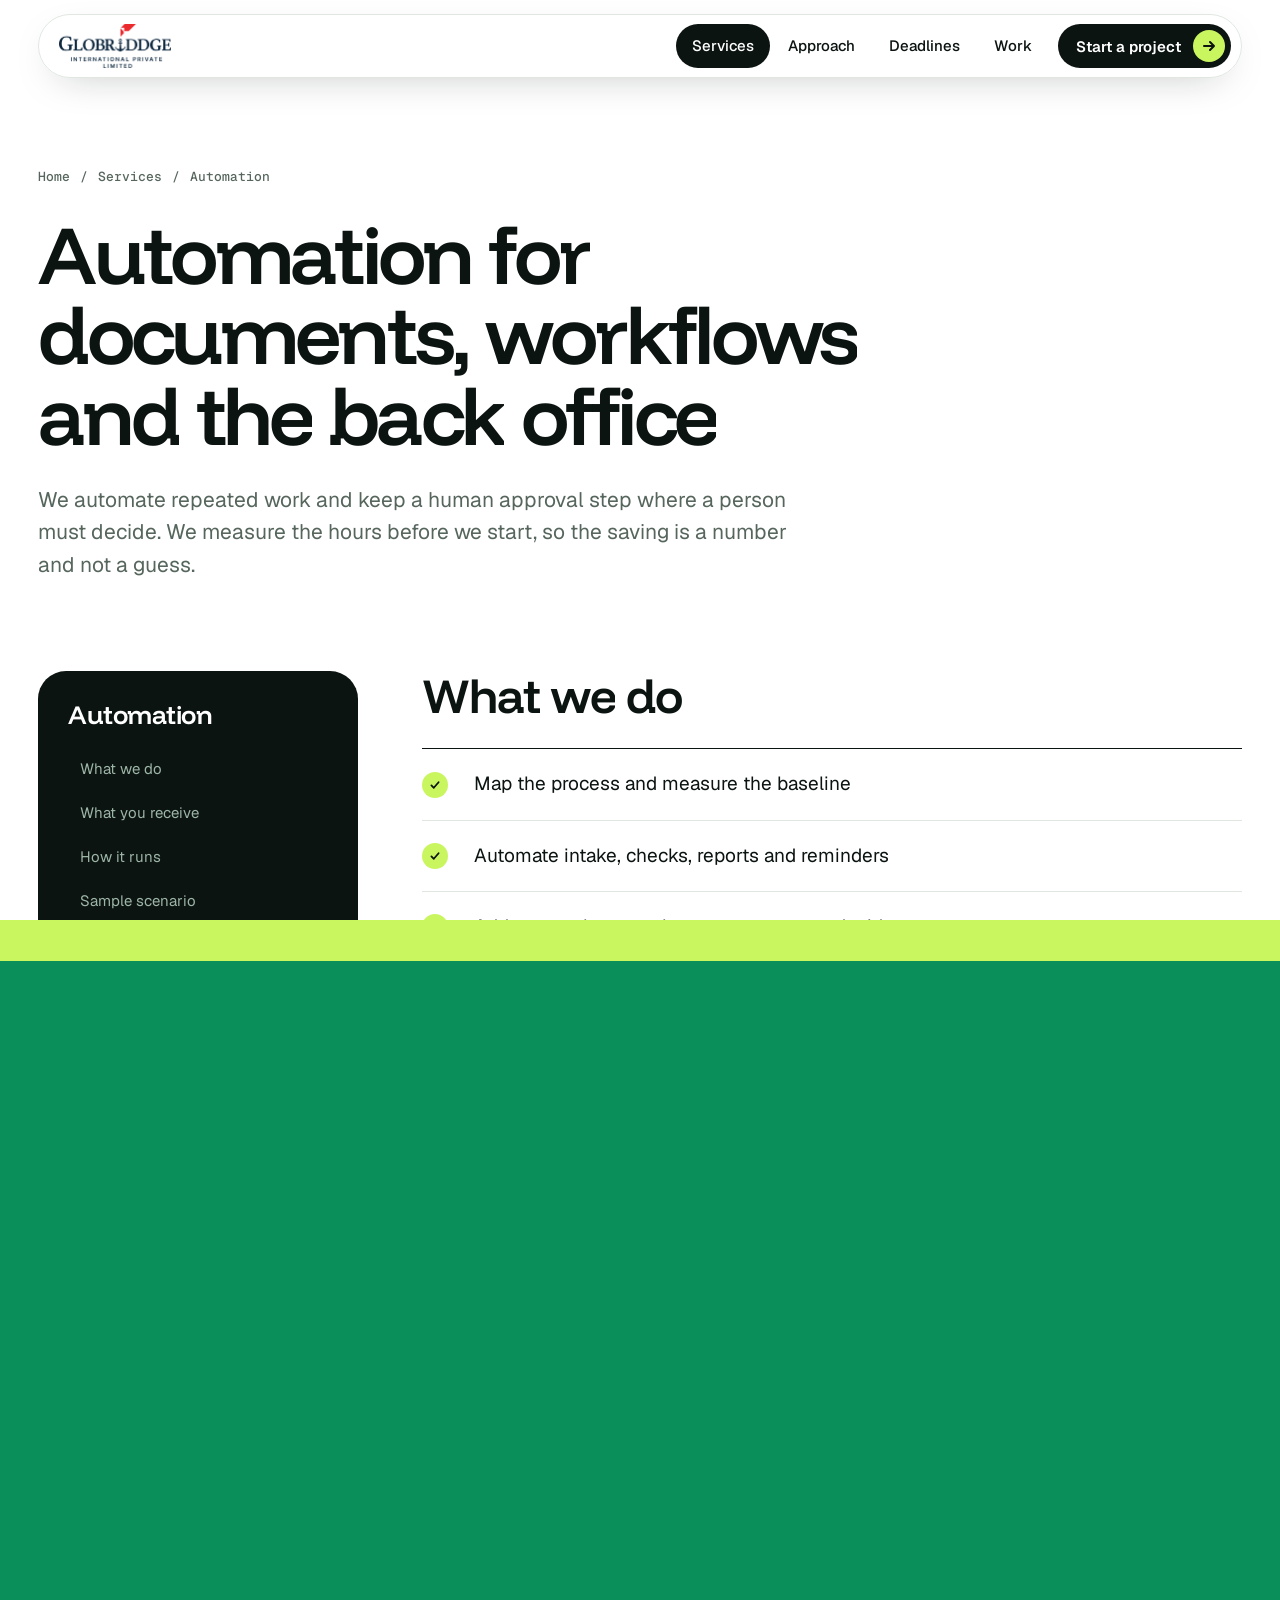
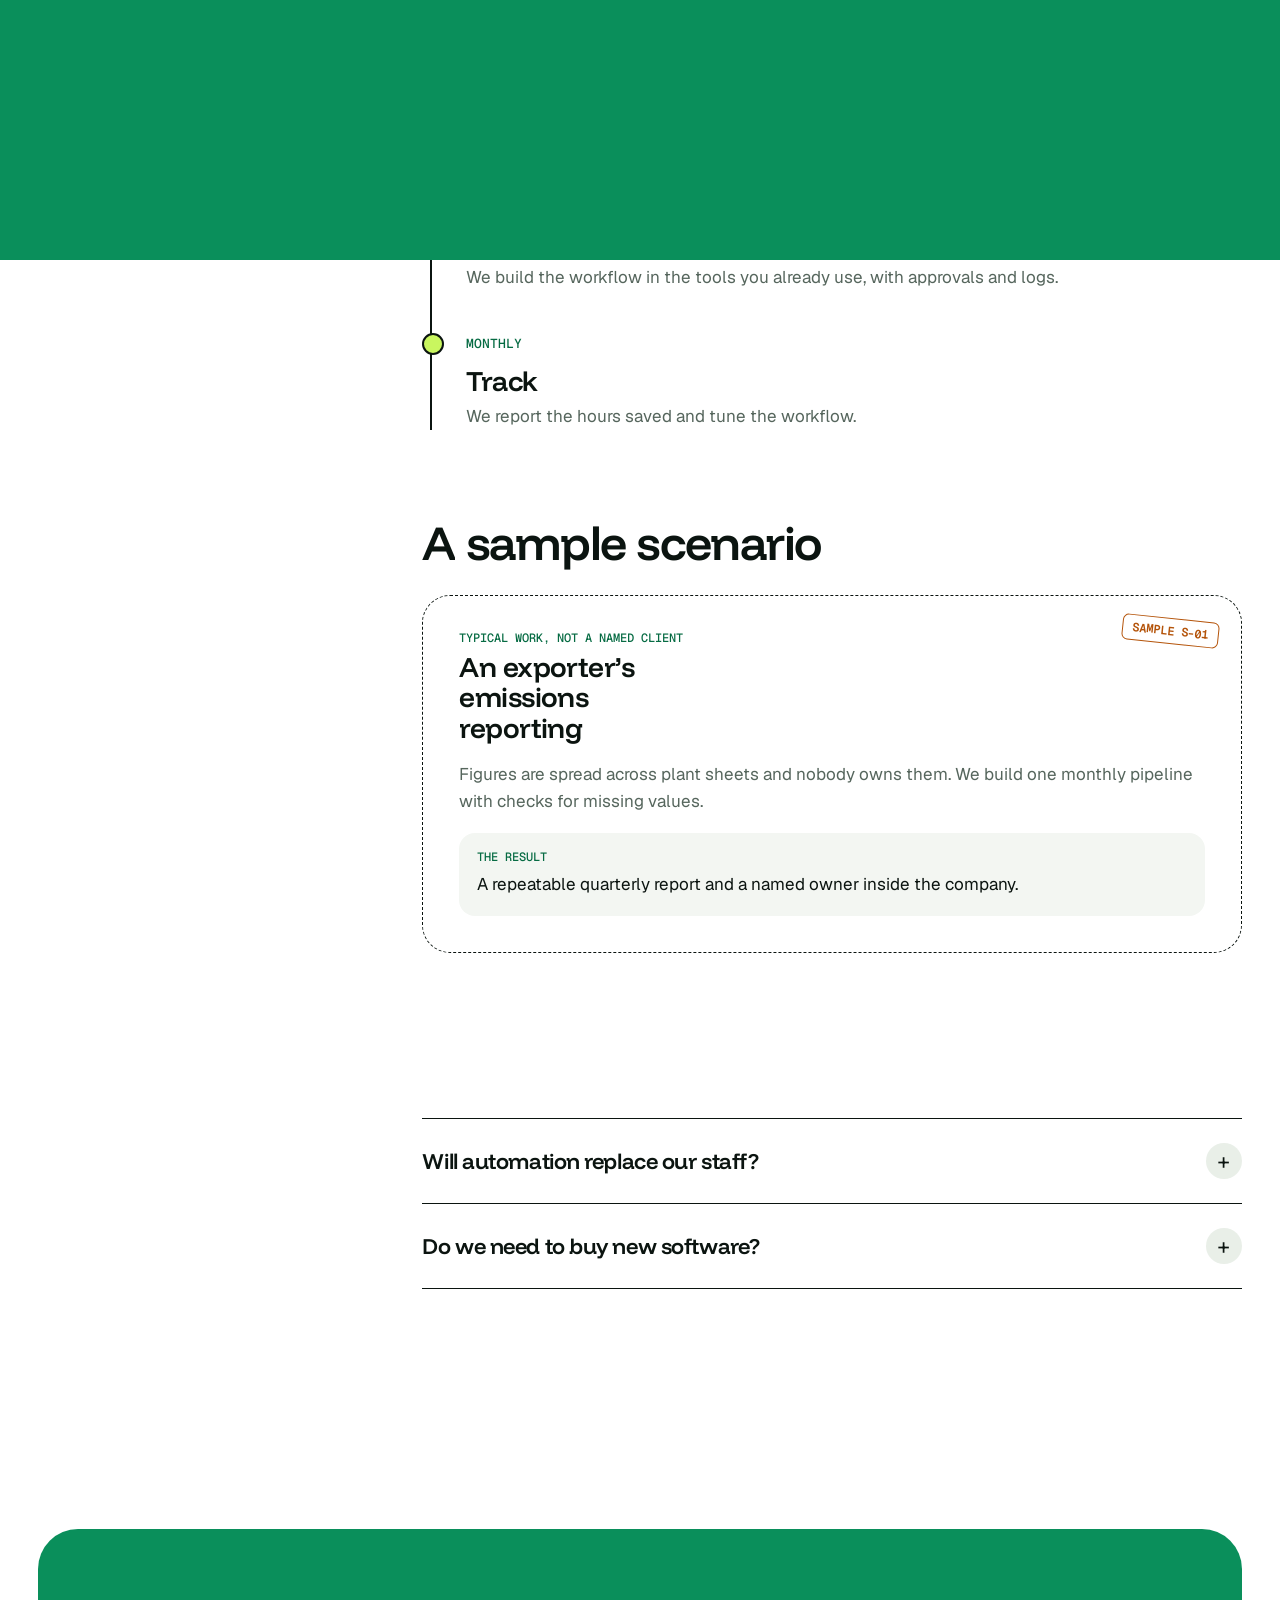
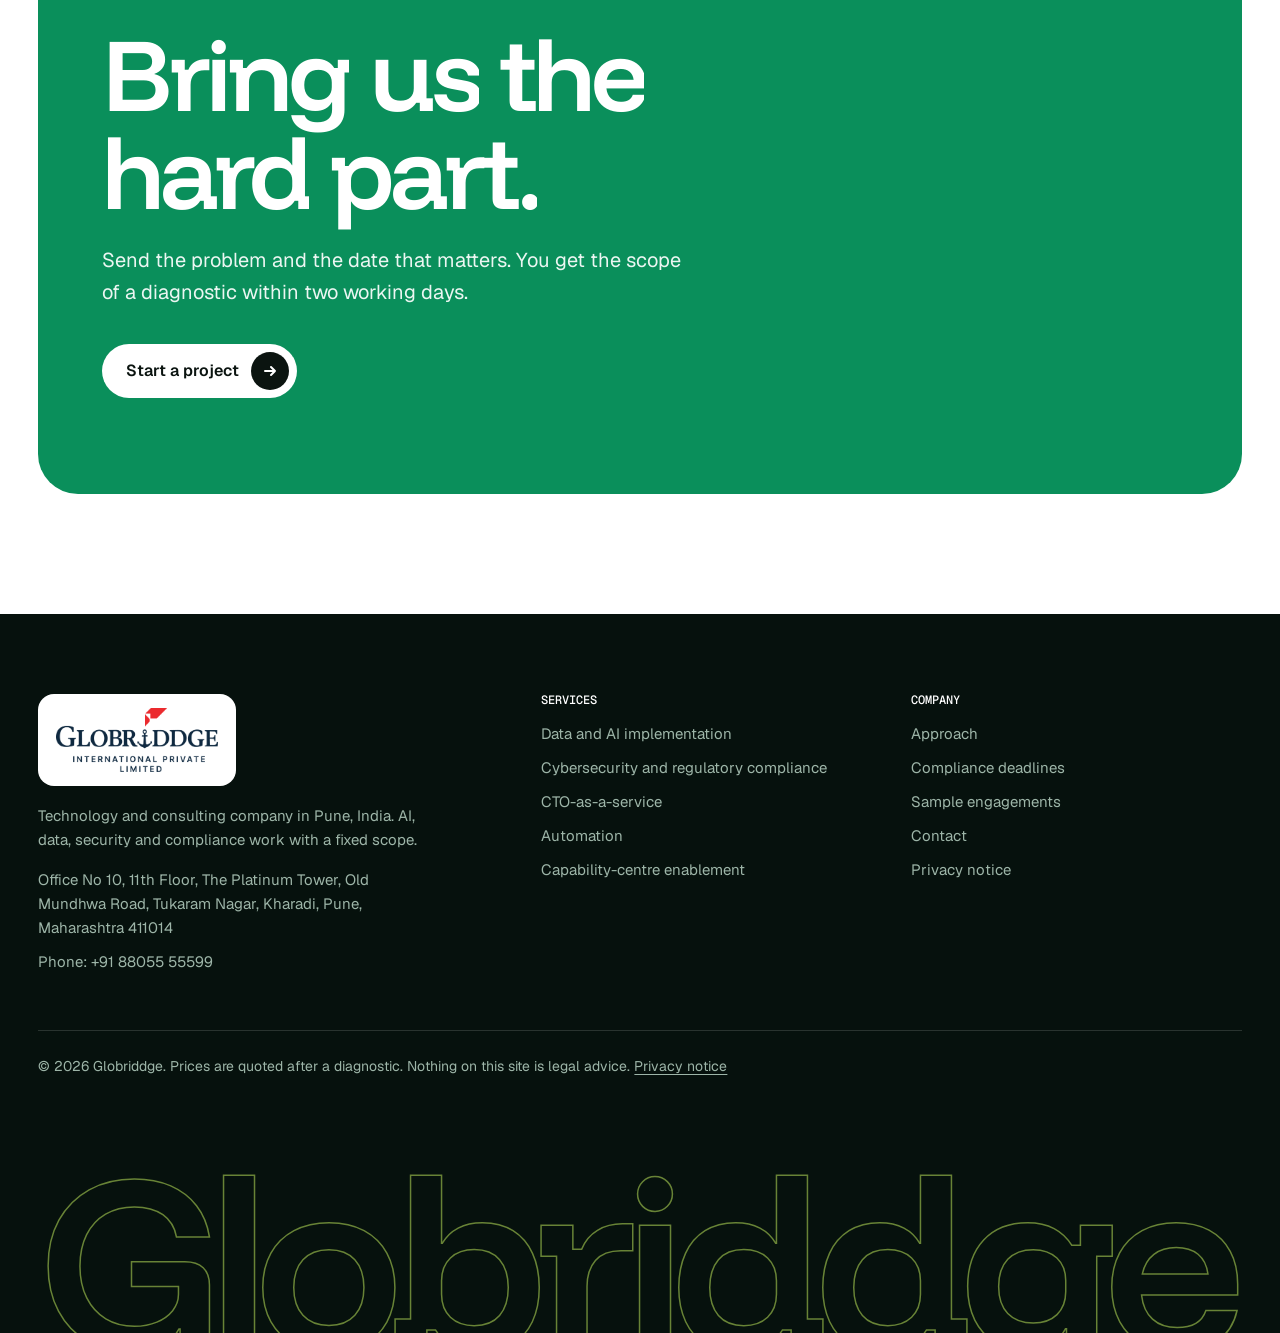
<file: business-automation.html>
<!doctype html>
<html lang="en-IN">
<head>
<meta charset="utf-8">
<meta name="viewport" content="width=device-width, initial-scale=1, viewport-fit=cover">
<title>Business Process Automation Services | Globriddge</title>
<meta name="description" content="Document, workflow and back-office automation with human approval steps. We measure hours before we start, so the saving is a number and not a guess.">
<meta name="robots" content="index, follow, max-image-preview:large">
<link rel="canonical" href="https://globparth.github.io/glob_website/business-automation.html">
<meta name="theme-color" content="#FFFFFF">
<meta name="geo.region" content="IN-MH">
<meta name="geo.placename" content="Pune">
<meta property="og:type" content="website">
<meta property="og:site_name" content="Globriddge">
<meta property="og:locale" content="en_IN">
<meta property="og:title" content="Business Process Automation Services | Globriddge">
<meta property="og:description" content="Document, workflow and back-office automation with human approval steps. We measure hours before we start, so the saving is a number and not a guess.">
<meta property="og:url" content="https://globparth.github.io/glob_website/business-automation.html">
<meta property="og:image" content="https://globparth.github.io/glob_website/og-image.png">
<meta property="og:image:width" content="1200">
<meta property="og:image:height" content="630">
<meta name="twitter:card" content="summary_large_image">
<meta name="twitter:title" content="Business Process Automation Services | Globriddge">
<meta name="twitter:description" content="Document, workflow and back-office automation with human approval steps. We measure hours before we start, so the saving is a number and not a guess.">
<meta name="twitter:image" content="https://globparth.github.io/glob_website/og-image.png">
<link rel="icon" href="favicon.svg" type="image/svg+xml">
<link rel="icon" href="data:image/svg+xml,%3Csvg xmlns='http://www.w3.org/2000/svg' viewBox='0 0 40 40'%3E%3Crect width='40' height='40' rx='12' fill='%230B1410'/%3E%3Cpath d='M6 29 14 17 20 24 27 11 34 29' fill='none' stroke='%23C9F65F' stroke-width='3.2' stroke-linecap='round' stroke-linejoin='round'/%3E%3C/svg%3E">
<link rel="apple-touch-icon" href="logo.png">
<link rel="preload" href="fonts/funnel-display-latin-wght-normal.woff2" as="font" type="font/woff2" crossorigin>
<link rel="preload" href="fonts/geist-latin-wght-normal.woff2" as="font" type="font/woff2" crossorigin>
<link rel="stylesheet" href="style.css?v=1794914275">
<script>try{if(sessionStorage.getItem("gbT"))document.documentElement.className="arriving pre"}catch(e){}</script>
<script type="application/ld+json">{"@context": "https://schema.org", "@graph": [{"@type": ["ProfessionalService", "Organization"], "@id": "https://globparth.github.io/glob_website/#organization", "name": "Globriddge", "url": "https://globparth.github.io/glob_website/", "logo": {"@type": "ImageObject", "url": "https://globparth.github.io/glob_website/logo.png", "width": 512, "height": 512}, "image": "https://globparth.github.io/glob_website/og-image.png", "description": "Globriddge turns deadlines and backlogs into finished AI, data and security systems for mid-sized companies, regulated Indian institutions and global firms building in India.", "telephone": "+918805555599", "address": {"@type": "PostalAddress", "streetAddress": "Office No 10, 11th Floor, The Platinum Tower, Old Mundhwa Road, Tukaram Nagar, Kharadi", "addressLocality": "Pune", "addressRegion": "Maharashtra", "postalCode": "411014", "addressCountry": "IN"}, "geo": {"@type": "GeoCoordinates", "latitude": 18.52, "longitude": 73.86}, "areaServed": [{"@type": "Country", "name": "India"}, {"@type": "Place", "name": "Worldwide"}], "hasOfferCatalog": {"@type": "OfferCatalog", "name": "Services", "itemListElement": [{"@type": "Offer", "itemOffered": {"@type": "Service", "name": "Data and AI implementation", "description": "AI assistants, data pipelines and dashboards taken from pilot to production, with tests that check every answer. Technology consulting from Pune, India.", "url": "https://globparth.github.io/glob_website/data-ai-implementation.html"}}, {"@type": "Offer", "itemOffered": {"@type": "Service", "name": "Cybersecurity and regulatory compliance", "description": "Readiness for India’s DPDP Rules, RBI cyber directions for urban co-operative banks and the SEBI cyber framework: gap reports, evidence packs and managed compliance.", "url": "https://globparth.github.io/glob_website/cybersecurity-compliance.html"}}, {"@type": "Offer", "itemOffered": {"@type": "Service", "name": "CTO-as-a-service", "description": "A senior technology leader by the month: architecture reviews, vendor and hiring decisions, cost control and technical due diligence for investors.", "url": "https://globparth.github.io/glob_website/cto-as-a-service.html"}}, {"@type": "Offer", "itemOffered": {"@type": "Service", "name": "Automation", "description": "Document, workflow and back-office automation with human approval steps. We measure hours before we start, so the saving is a number and not a guess.", "url": "https://globparth.github.io/glob_website/business-automation.html"}}, {"@type": "Offer", "itemOffered": {"@type": "Service", "name": "Capability-centre enablement", "description": "Set-up support, engineering pods and onboarding for companies building a Global Capability Centre (GCC) in India: cloud, security baseline and hiring.", "url": "https://globparth.github.io/glob_website/capability-centre-enablement.html"}}]}}, {"@type": "WebSite", "@id": "https://globparth.github.io/glob_website/#website", "url": "https://globparth.github.io/glob_website/", "name": "Globriddge", "publisher": {"@id": "https://globparth.github.io/glob_website/#organization"}, "inLanguage": "en-IN"}, {"@type": "Service", "name": "Automation", "description": "Document, workflow and back-office automation with human approval steps. We measure hours before we start, so the saving is a number and not a guess.", "provider": {"@id": "https://globparth.github.io/glob_website/#organization"}, "areaServed": "IN", "url": "https://globparth.github.io/glob_website/business-automation.html"}, {"@type": "BreadcrumbList", "itemListElement": [{"@type": "ListItem", "position": 1, "name": "Home", "item": "https://globparth.github.io/glob_website/"}, {"@type": "ListItem", "position": 2, "name": "Services", "item": "https://globparth.github.io/glob_website/services.html"}, {"@type": "ListItem", "position": 3, "name": "Automation"}]}, {"@type": "FAQPage", "mainEntity": [{"@type": "Question", "name": "Will automation replace our staff?", "acceptedAnswer": {"@type": "Answer", "text": "The aim is to remove repeated work so people can do the work that needs judgement. Approval steps stay with your staff."}}, {"@type": "Question", "name": "Do we need to buy new software?", "acceptedAnswer": {"@type": "Answer", "text": "Usually not. We build inside the tools you already use wherever possible."}}]}]}</script>
</head>
<body>
<a class="skip" href="#main">Skip to content</a><div class="curtain" aria-hidden="true"></div><header class="nav" id="nav"><div class="wrap"><div class="pill"><a class="logo" href="index.html" aria-label="Globriddge, home"><img src="brand-logo.png" alt="Globriddge International Private Limited" width="904" height="357"></a><button class="burger" id="burger" aria-expanded="false" aria-controls="menu" aria-label="Open menu"><svg viewBox="0 0 24 24" fill="none" stroke="currentColor" stroke-width="2" stroke-linecap="round"><path d="M4 8h16M4 16h16"/></svg></button><nav class="menu" id="menu" aria-label="Main"><a href="services.html" aria-current="page">Services</a><a href="approach.html">Approach</a><a href="deadlines.html">Deadlines</a><a href="work.html">Work</a><a class="btn " href="contact.html">Start a project<i><svg viewBox="0 0 16 16" fill="none" stroke="currentColor" stroke-width="2" stroke-linecap="round" stroke-linejoin="round" aria-hidden="true"><path d="M3 8h10M9 4l4 4-4 4"/></svg></i></a></nav></div></div></header><main id="main"><section class="phero"><div class="wrap"><nav class="crumb" aria-label="Breadcrumb"><a href="index.html">Home</a><span>/</span><a href="services.html">Services</a><span>/</span><span>Automation</span></nav><h1 data-words>Automation for documents, workflows and the back office</h1><p class="lede">We automate repeated work and keep a human approval step where a person must decide. We measure the hours before we start, so the saving is a number and not a guess.</p></div></section><section class="sec" style="padding-top:20px"><div class="wrap lay"><aside class="side"><h2>Automation</h2><ul><li><a href="#do">What we do</a></li><li><a href="#get">What you receive</a></li><li><a href="#run">How it runs</a></li><li><a href="#sample">Sample scenario</a></li><li><a href="#qa">Questions</a></li></ul><a class="btn lt" href="contact.html?svc=auto">Discuss scope<i><svg viewBox="0 0 16 16" fill="none" stroke="currentColor" stroke-width="2" stroke-linecap="round" stroke-linejoin="round" aria-hidden="true"><path d="M3 8h10M9 4l4 4-4 4"/></svg></i></a></aside><div class="blocks"><section id="do"><h2 data-words>What we do</h2><ul class="check"><li>Map the process and measure the baseline</li><li>Automate intake, checks, reports and reminders</li><li>Add approval steps where a person must decide</li><li>Track hours saved every month</li></ul></section><section id="get"><h2 data-words>What you receive</h2><ul class="check"><li>Workflows running in your own tools</li><li>An approval trail for every automated step</li><li>A before-and-after report</li><li>Training for the people who use it</li></ul></section><section id="run"><h2 data-words>How it runs</h2><div class="steps"><div class="sstep"><span class="t">1 TO 2 WEEKS</span><h3>Measure</h3><p>We time the process as it runs today and agree what counts as success.</p></div><div class="sstep"><span class="t">4 TO 8 WEEKS</span><h3>Automate</h3><p>We build the workflow in the tools you already use, with approvals and logs.</p></div><div class="sstep"><span class="t">MONTHLY</span><h3>Track</h3><p>We report the hours saved and tune the workflow.</p></div></div></section><section id="sample"><h2 data-words>A sample scenario</h2><article class="case"><span class="stamp">SAMPLE S-01</span><div><span class="lab">TYPICAL WORK, NOT A NAMED CLIENT</span><h3>An exporter’s emissions reporting</h3></div><p>Figures are spread across plant sheets and nobody owns them. We build one monthly pipeline with checks for missing values.</p><div class="res"><span class="lab">THE RESULT</span><p>A repeatable quarterly report and a named owner inside the company.</p></div></article></section><section id="qa"><h2 data-words>Questions about this service</h2><div><details><summary>Will automation replace our staff?</summary><p>The aim is to remove repeated work so people can do the work that needs judgement. Approval steps stay with your staff.</p></details><details><summary>Do we need to buy new software?</summary><p>Usually not. We build inside the tools you already use wherever possible.</p></details></div></section></div></div></section><section class="sec"><div class="wrap"><div class="cpanel"><div class="rings" aria-hidden="true"><i></i><i></i><i></i></div><h2 data-words>Bring us the hard part.</h2><p>Send the problem and the date that matters. You get the scope of a diagnostic within two working days.</p><div class="cta"><a class="btn lt" href="contact.html?svc=auto">Start a project<i><svg viewBox="0 0 16 16" fill="none" stroke="currentColor" stroke-width="2" stroke-linecap="round" stroke-linejoin="round" aria-hidden="true"><path d="M3 8h10M9 4l4 4-4 4"/></svg></i></a></div></div></div></section></main><footer><div class="wrap"><div class="fg"><div><a class="logo chip" href="index.html"><img src="brand-logo.png" alt="Globriddge International Private Limited" width="904" height="357"></a><p style="margin-top:18px;max-width:38ch">Technology and consulting company in Pune, India. AI, data, security and compliance work with a fixed scope.</p><p style="margin-top:16px;max-width:38ch">Office No 10, 11th Floor, The Platinum Tower, Old Mundhwa Road, Tukaram Nagar, Kharadi, Pune, Maharashtra 411014</p><p style="margin-top:10px">Phone: +91 88055 55599</p></div><div><h4>SERVICES</h4><ul><li><a href="data-ai-implementation.html">Data and AI implementation</a></li><li><a href="cybersecurity-compliance.html">Cybersecurity and regulatory compliance</a></li><li><a href="cto-as-a-service.html">CTO-as-a-service</a></li><li><a href="business-automation.html">Automation</a></li><li><a href="capability-centre-enablement.html">Capability-centre enablement</a></li></ul></div><div><h4>COMPANY</h4><ul><li><a href="approach.html">Approach</a></li><li><a href="deadlines.html">Compliance deadlines</a></li><li><a href="work.html">Sample engagements</a></li><li><a href="contact.html">Contact</a></li><li><a href="privacy.html">Privacy notice</a></li></ul></div></div><div class="legal"><p>© <span class="yr">2026</span> Globriddge. Prices are quoted after a diagnostic. Nothing on this site is legal advice. <a href="privacy.html">Privacy notice</a></p></div><div class="mark" aria-hidden="true">Globriddge</div></div></footer>
<script src="main.js?v=1794914275"></script>
</body>
</html>
</file>
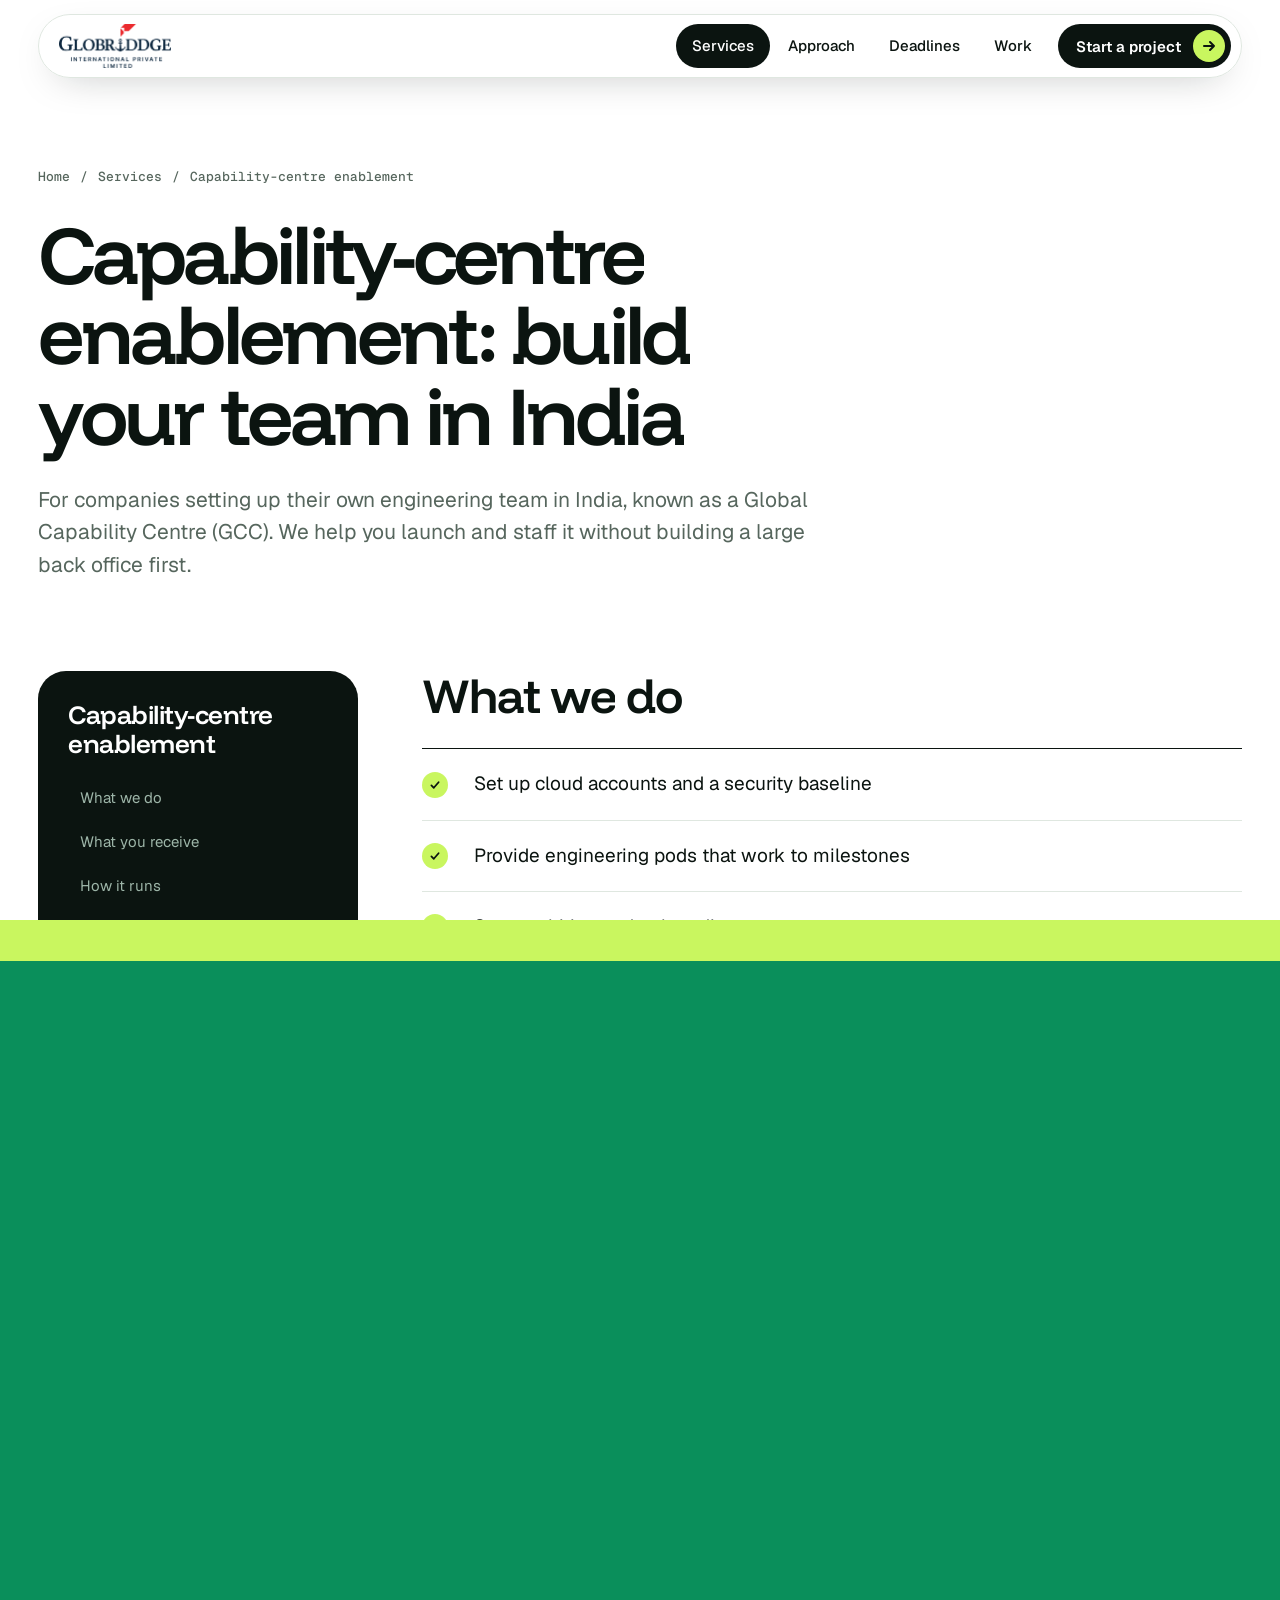
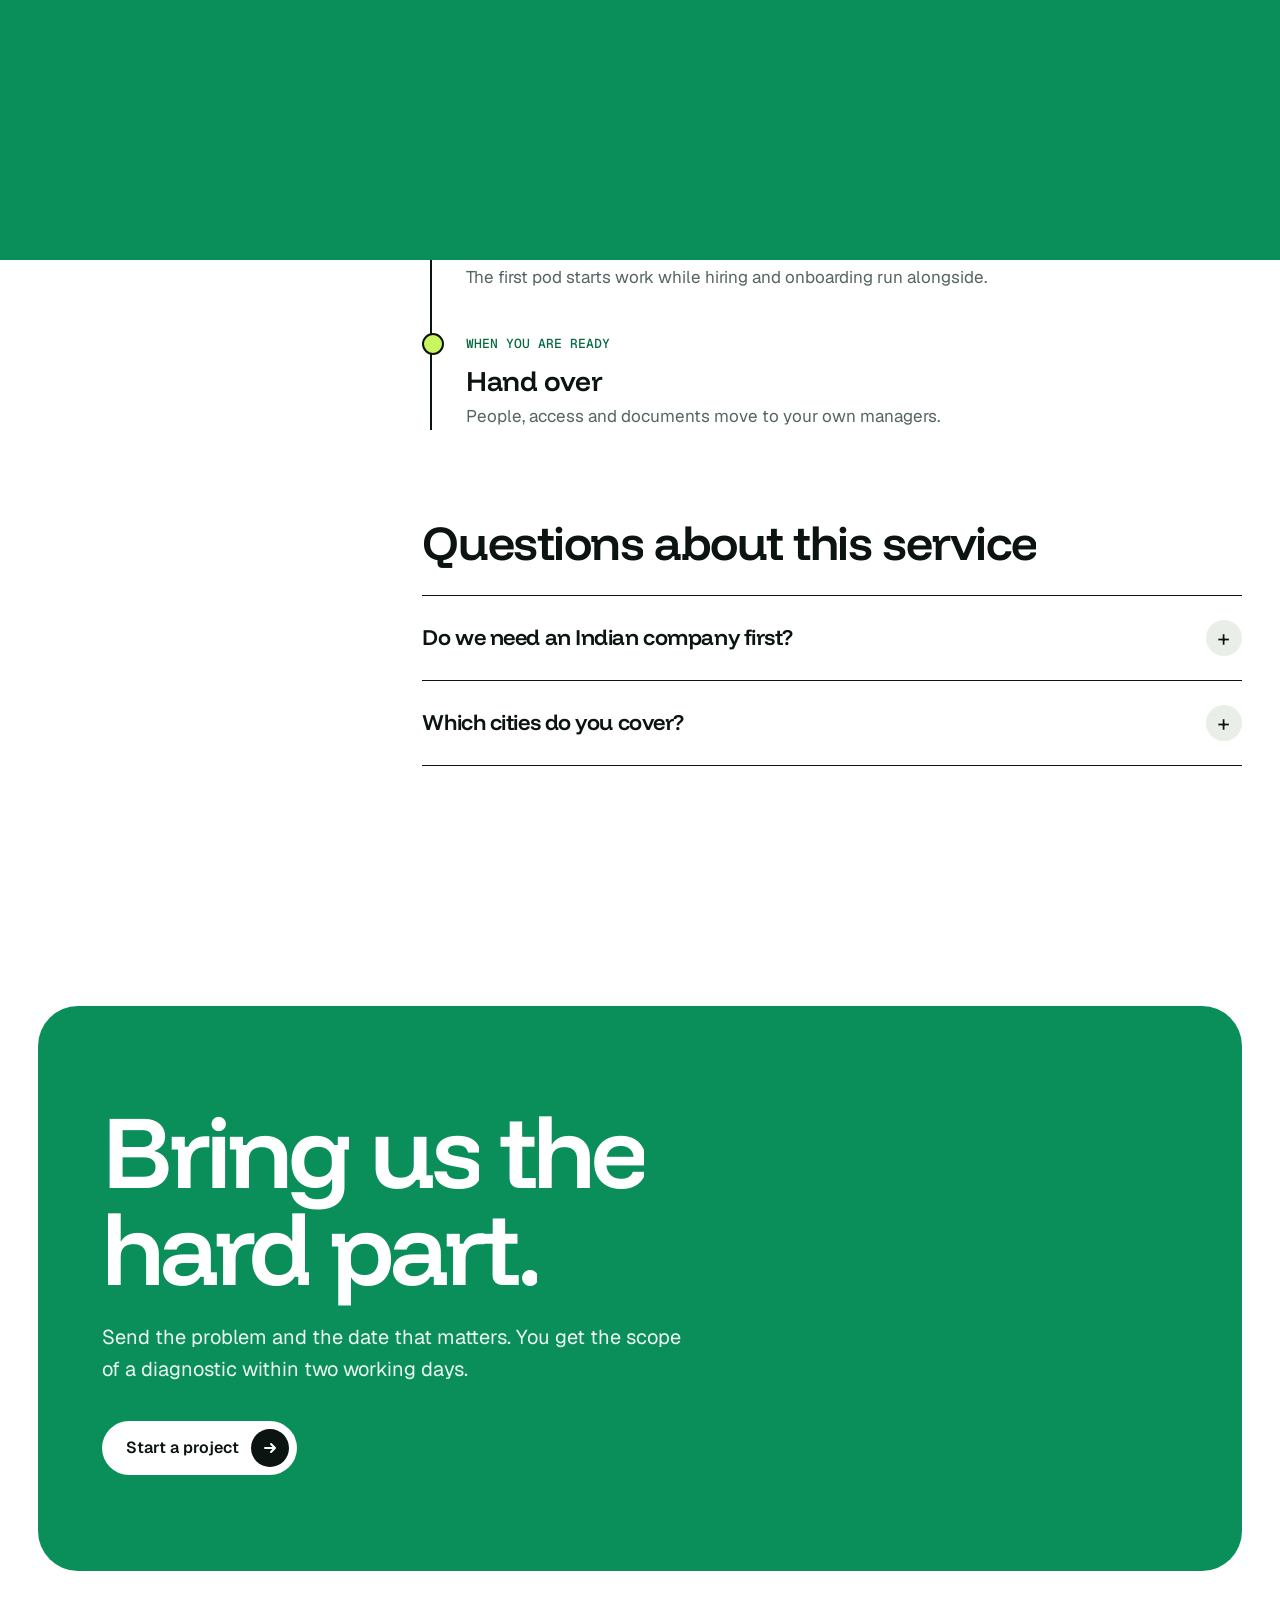
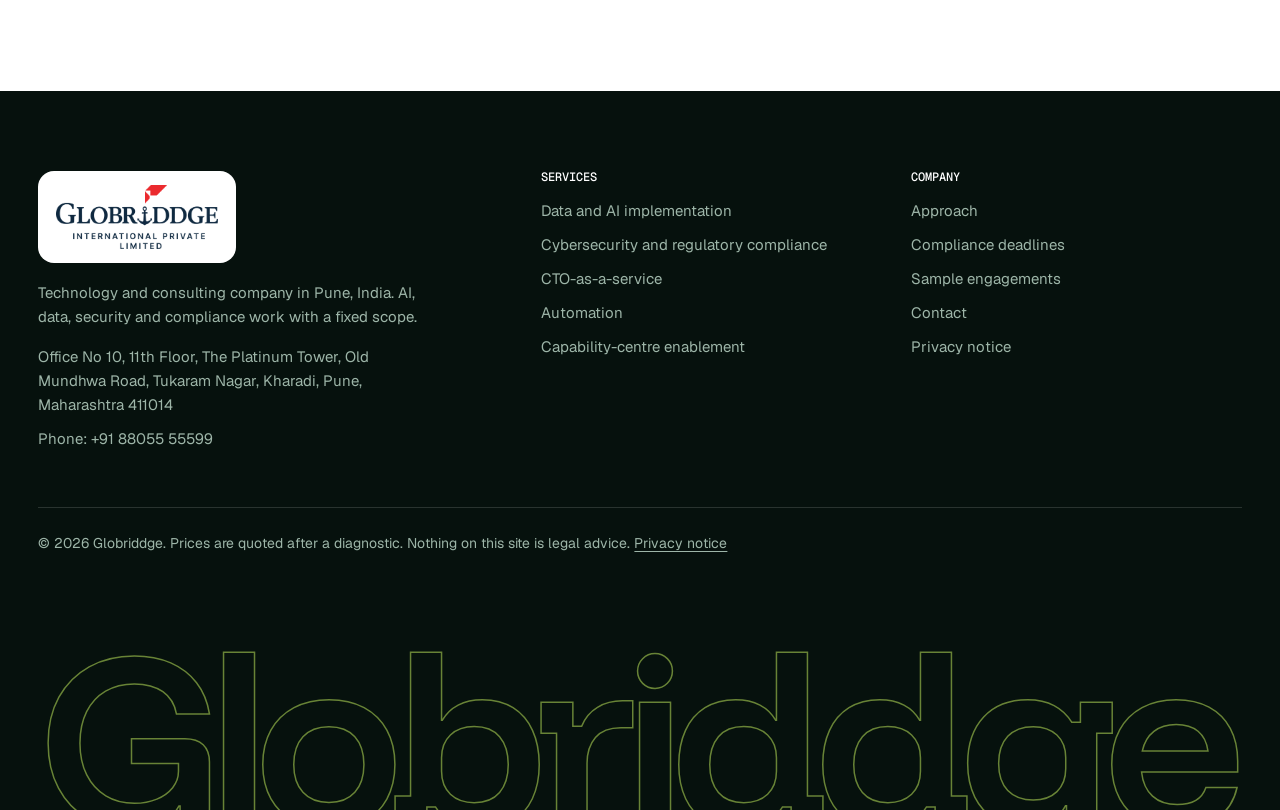
<file: capability-centre-enablement.html>
<!doctype html>
<html lang="en-IN">
<head>
<meta charset="utf-8">
<meta name="viewport" content="width=device-width, initial-scale=1, viewport-fit=cover">
<title>GCC Set-up and Enablement in India | Globriddge</title>
<meta name="description" content="Set-up support, engineering pods and onboarding for companies building a Global Capability Centre (GCC) in India: cloud, security baseline and hiring.">
<meta name="robots" content="index, follow, max-image-preview:large">
<link rel="canonical" href="https://globparth.github.io/glob_website/capability-centre-enablement.html">
<meta name="theme-color" content="#FFFFFF">
<meta name="geo.region" content="IN-MH">
<meta name="geo.placename" content="Pune">
<meta property="og:type" content="website">
<meta property="og:site_name" content="Globriddge">
<meta property="og:locale" content="en_IN">
<meta property="og:title" content="GCC Set-up and Enablement in India | Globriddge">
<meta property="og:description" content="Set-up support, engineering pods and onboarding for companies building a Global Capability Centre (GCC) in India: cloud, security baseline and hiring.">
<meta property="og:url" content="https://globparth.github.io/glob_website/capability-centre-enablement.html">
<meta property="og:image" content="https://globparth.github.io/glob_website/og-image.png">
<meta property="og:image:width" content="1200">
<meta property="og:image:height" content="630">
<meta name="twitter:card" content="summary_large_image">
<meta name="twitter:title" content="GCC Set-up and Enablement in India | Globriddge">
<meta name="twitter:description" content="Set-up support, engineering pods and onboarding for companies building a Global Capability Centre (GCC) in India: cloud, security baseline and hiring.">
<meta name="twitter:image" content="https://globparth.github.io/glob_website/og-image.png">
<link rel="icon" href="favicon.svg" type="image/svg+xml">
<link rel="icon" href="data:image/svg+xml,%3Csvg xmlns='http://www.w3.org/2000/svg' viewBox='0 0 40 40'%3E%3Crect width='40' height='40' rx='12' fill='%230B1410'/%3E%3Cpath d='M6 29 14 17 20 24 27 11 34 29' fill='none' stroke='%23C9F65F' stroke-width='3.2' stroke-linecap='round' stroke-linejoin='round'/%3E%3C/svg%3E">
<link rel="apple-touch-icon" href="logo.png">
<link rel="preload" href="fonts/funnel-display-latin-wght-normal.woff2" as="font" type="font/woff2" crossorigin>
<link rel="preload" href="fonts/geist-latin-wght-normal.woff2" as="font" type="font/woff2" crossorigin>
<link rel="stylesheet" href="style.css?v=1794914275">
<script>try{if(sessionStorage.getItem("gbT"))document.documentElement.className="arriving pre"}catch(e){}</script>
<script type="application/ld+json">{"@context": "https://schema.org", "@graph": [{"@type": ["ProfessionalService", "Organization"], "@id": "https://globparth.github.io/glob_website/#organization", "name": "Globriddge", "url": "https://globparth.github.io/glob_website/", "logo": {"@type": "ImageObject", "url": "https://globparth.github.io/glob_website/logo.png", "width": 512, "height": 512}, "image": "https://globparth.github.io/glob_website/og-image.png", "description": "Globriddge turns deadlines and backlogs into finished AI, data and security systems for mid-sized companies, regulated Indian institutions and global firms building in India.", "telephone": "+918805555599", "address": {"@type": "PostalAddress", "streetAddress": "Office No 10, 11th Floor, The Platinum Tower, Old Mundhwa Road, Tukaram Nagar, Kharadi", "addressLocality": "Pune", "addressRegion": "Maharashtra", "postalCode": "411014", "addressCountry": "IN"}, "geo": {"@type": "GeoCoordinates", "latitude": 18.52, "longitude": 73.86}, "areaServed": [{"@type": "Country", "name": "India"}, {"@type": "Place", "name": "Worldwide"}], "hasOfferCatalog": {"@type": "OfferCatalog", "name": "Services", "itemListElement": [{"@type": "Offer", "itemOffered": {"@type": "Service", "name": "Data and AI implementation", "description": "AI assistants, data pipelines and dashboards taken from pilot to production, with tests that check every answer. Technology consulting from Pune, India.", "url": "https://globparth.github.io/glob_website/data-ai-implementation.html"}}, {"@type": "Offer", "itemOffered": {"@type": "Service", "name": "Cybersecurity and regulatory compliance", "description": "Readiness for India’s DPDP Rules, RBI cyber directions for urban co-operative banks and the SEBI cyber framework: gap reports, evidence packs and managed compliance.", "url": "https://globparth.github.io/glob_website/cybersecurity-compliance.html"}}, {"@type": "Offer", "itemOffered": {"@type": "Service", "name": "CTO-as-a-service", "description": "A senior technology leader by the month: architecture reviews, vendor and hiring decisions, cost control and technical due diligence for investors.", "url": "https://globparth.github.io/glob_website/cto-as-a-service.html"}}, {"@type": "Offer", "itemOffered": {"@type": "Service", "name": "Automation", "description": "Document, workflow and back-office automation with human approval steps. We measure hours before we start, so the saving is a number and not a guess.", "url": "https://globparth.github.io/glob_website/business-automation.html"}}, {"@type": "Offer", "itemOffered": {"@type": "Service", "name": "Capability-centre enablement", "description": "Set-up support, engineering pods and onboarding for companies building a Global Capability Centre (GCC) in India: cloud, security baseline and hiring.", "url": "https://globparth.github.io/glob_website/capability-centre-enablement.html"}}]}}, {"@type": "WebSite", "@id": "https://globparth.github.io/glob_website/#website", "url": "https://globparth.github.io/glob_website/", "name": "Globriddge", "publisher": {"@id": "https://globparth.github.io/glob_website/#organization"}, "inLanguage": "en-IN"}, {"@type": "Service", "name": "Capability-centre enablement", "description": "Set-up support, engineering pods and onboarding for companies building a Global Capability Centre (GCC) in India: cloud, security baseline and hiring.", "provider": {"@id": "https://globparth.github.io/glob_website/#organization"}, "areaServed": "IN", "url": "https://globparth.github.io/glob_website/capability-centre-enablement.html"}, {"@type": "BreadcrumbList", "itemListElement": [{"@type": "ListItem", "position": 1, "name": "Home", "item": "https://globparth.github.io/glob_website/"}, {"@type": "ListItem", "position": 2, "name": "Services", "item": "https://globparth.github.io/glob_website/services.html"}, {"@type": "ListItem", "position": 3, "name": "Capability-centre enablement"}]}, {"@type": "FAQPage", "mainEntity": [{"@type": "Question", "name": "Do we need an Indian company first?", "acceptedAnswer": {"@type": "Answer", "text": "Not to start. A pod can work to milestones while your entity is being set up, and move across later."}}, {"@type": "Question", "name": "Which cities do you cover?", "acceptedAnswer": {"@type": "Answer", "text": "We are based in Pune and can support teams in other Indian cities."}}]}]}</script>
</head>
<body>
<a class="skip" href="#main">Skip to content</a><div class="curtain" aria-hidden="true"></div><header class="nav" id="nav"><div class="wrap"><div class="pill"><a class="logo" href="index.html" aria-label="Globriddge, home"><img src="brand-logo.png" alt="Globriddge International Private Limited" width="904" height="357"></a><button class="burger" id="burger" aria-expanded="false" aria-controls="menu" aria-label="Open menu"><svg viewBox="0 0 24 24" fill="none" stroke="currentColor" stroke-width="2" stroke-linecap="round"><path d="M4 8h16M4 16h16"/></svg></button><nav class="menu" id="menu" aria-label="Main"><a href="services.html" aria-current="page">Services</a><a href="approach.html">Approach</a><a href="deadlines.html">Deadlines</a><a href="work.html">Work</a><a class="btn " href="contact.html">Start a project<i><svg viewBox="0 0 16 16" fill="none" stroke="currentColor" stroke-width="2" stroke-linecap="round" stroke-linejoin="round" aria-hidden="true"><path d="M3 8h10M9 4l4 4-4 4"/></svg></i></a></nav></div></div></header><main id="main"><section class="phero"><div class="wrap"><nav class="crumb" aria-label="Breadcrumb"><a href="index.html">Home</a><span>/</span><a href="services.html">Services</a><span>/</span><span>Capability-centre enablement</span></nav><h1 data-words>Capability-centre enablement: build your team in India</h1><p class="lede">For companies setting up their own engineering team in India, known as a Global Capability Centre (GCC). We help you launch and staff it without building a large back office first.</p></div></section><section class="sec" style="padding-top:20px"><div class="wrap lay"><aside class="side"><h2>Capability-centre enablement</h2><ul><li><a href="#do">What we do</a></li><li><a href="#get">What you receive</a></li><li><a href="#run">How it runs</a></li><li><a href="#qa">Questions</a></li></ul><a class="btn lt" href="contact.html?svc=gcc">Discuss scope<i><svg viewBox="0 0 16 16" fill="none" stroke="currentColor" stroke-width="2" stroke-linecap="round" stroke-linejoin="round" aria-hidden="true"><path d="M3 8h10M9 4l4 4-4 4"/></svg></i></a></aside><div class="blocks"><section id="do"><h2 data-words>What we do</h2><ul class="check"><li>Set up cloud accounts and a security baseline</li><li>Provide engineering pods that work to milestones</li><li>Support hiring and onboarding</li><li>Hand over to your own managers</li></ul></section><section id="get"><h2 data-words>What you receive</h2><ul class="check"><li>A team producing from the first quarter</li><li>Documented tools, access and controls</li><li>A plan to move people onto your payroll</li><li>A single point of contact in India</li></ul></section><section id="run"><h2 data-words>How it runs</h2><div class="steps"><div class="sstep"><span class="t">2 TO 3 WEEKS</span><h3>Plan</h3><p>We agree the roles, the tools and the security baseline.</p></div><div class="sstep"><span class="t">6 TO 10 WEEKS</span><h3>Launch</h3><p>The first pod starts work while hiring and onboarding run alongside.</p></div><div class="sstep"><span class="t">WHEN YOU ARE READY</span><h3>Hand over</h3><p>People, access and documents move to your own managers.</p></div></div></section><section id="qa"><h2 data-words>Questions about this service</h2><div><details><summary>Do we need an Indian company first?</summary><p>Not to start. A pod can work to milestones while your entity is being set up, and move across later.</p></details><details><summary>Which cities do you cover?</summary><p>We are based in Pune and can support teams in other Indian cities.</p></details></div></section></div></div></section><section class="sec"><div class="wrap"><div class="cpanel"><div class="rings" aria-hidden="true"><i></i><i></i><i></i></div><h2 data-words>Bring us the hard part.</h2><p>Send the problem and the date that matters. You get the scope of a diagnostic within two working days.</p><div class="cta"><a class="btn lt" href="contact.html?svc=gcc">Start a project<i><svg viewBox="0 0 16 16" fill="none" stroke="currentColor" stroke-width="2" stroke-linecap="round" stroke-linejoin="round" aria-hidden="true"><path d="M3 8h10M9 4l4 4-4 4"/></svg></i></a></div></div></div></section></main><footer><div class="wrap"><div class="fg"><div><a class="logo chip" href="index.html"><img src="brand-logo.png" alt="Globriddge International Private Limited" width="904" height="357"></a><p style="margin-top:18px;max-width:38ch">Technology and consulting company in Pune, India. AI, data, security and compliance work with a fixed scope.</p><p style="margin-top:16px;max-width:38ch">Office No 10, 11th Floor, The Platinum Tower, Old Mundhwa Road, Tukaram Nagar, Kharadi, Pune, Maharashtra 411014</p><p style="margin-top:10px">Phone: +91 88055 55599</p></div><div><h4>SERVICES</h4><ul><li><a href="data-ai-implementation.html">Data and AI implementation</a></li><li><a href="cybersecurity-compliance.html">Cybersecurity and regulatory compliance</a></li><li><a href="cto-as-a-service.html">CTO-as-a-service</a></li><li><a href="business-automation.html">Automation</a></li><li><a href="capability-centre-enablement.html">Capability-centre enablement</a></li></ul></div><div><h4>COMPANY</h4><ul><li><a href="approach.html">Approach</a></li><li><a href="deadlines.html">Compliance deadlines</a></li><li><a href="work.html">Sample engagements</a></li><li><a href="contact.html">Contact</a></li><li><a href="privacy.html">Privacy notice</a></li></ul></div></div><div class="legal"><p>© <span class="yr">2026</span> Globriddge. Prices are quoted after a diagnostic. Nothing on this site is legal advice. <a href="privacy.html">Privacy notice</a></p></div><div class="mark" aria-hidden="true">Globriddge</div></div></footer>
<script src="main.js?v=1794914275"></script>
</body>
</html>
</file>
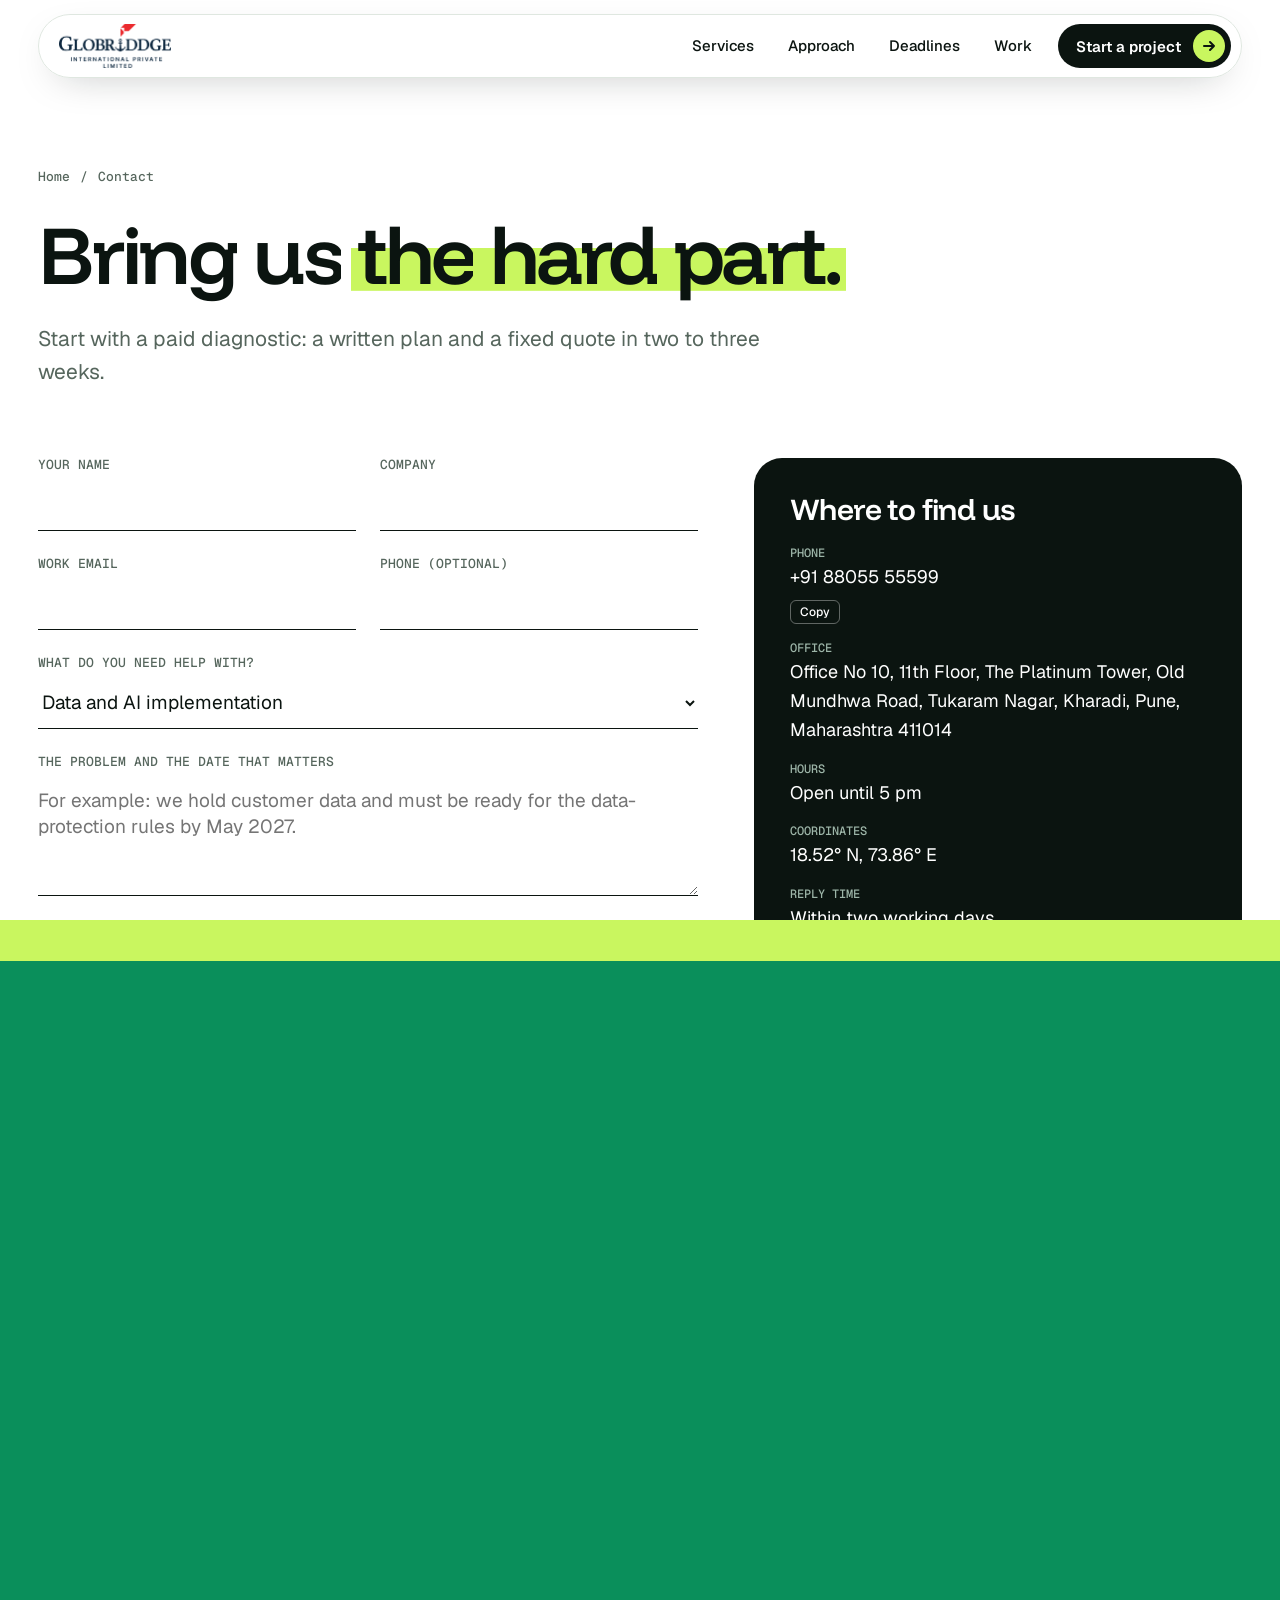
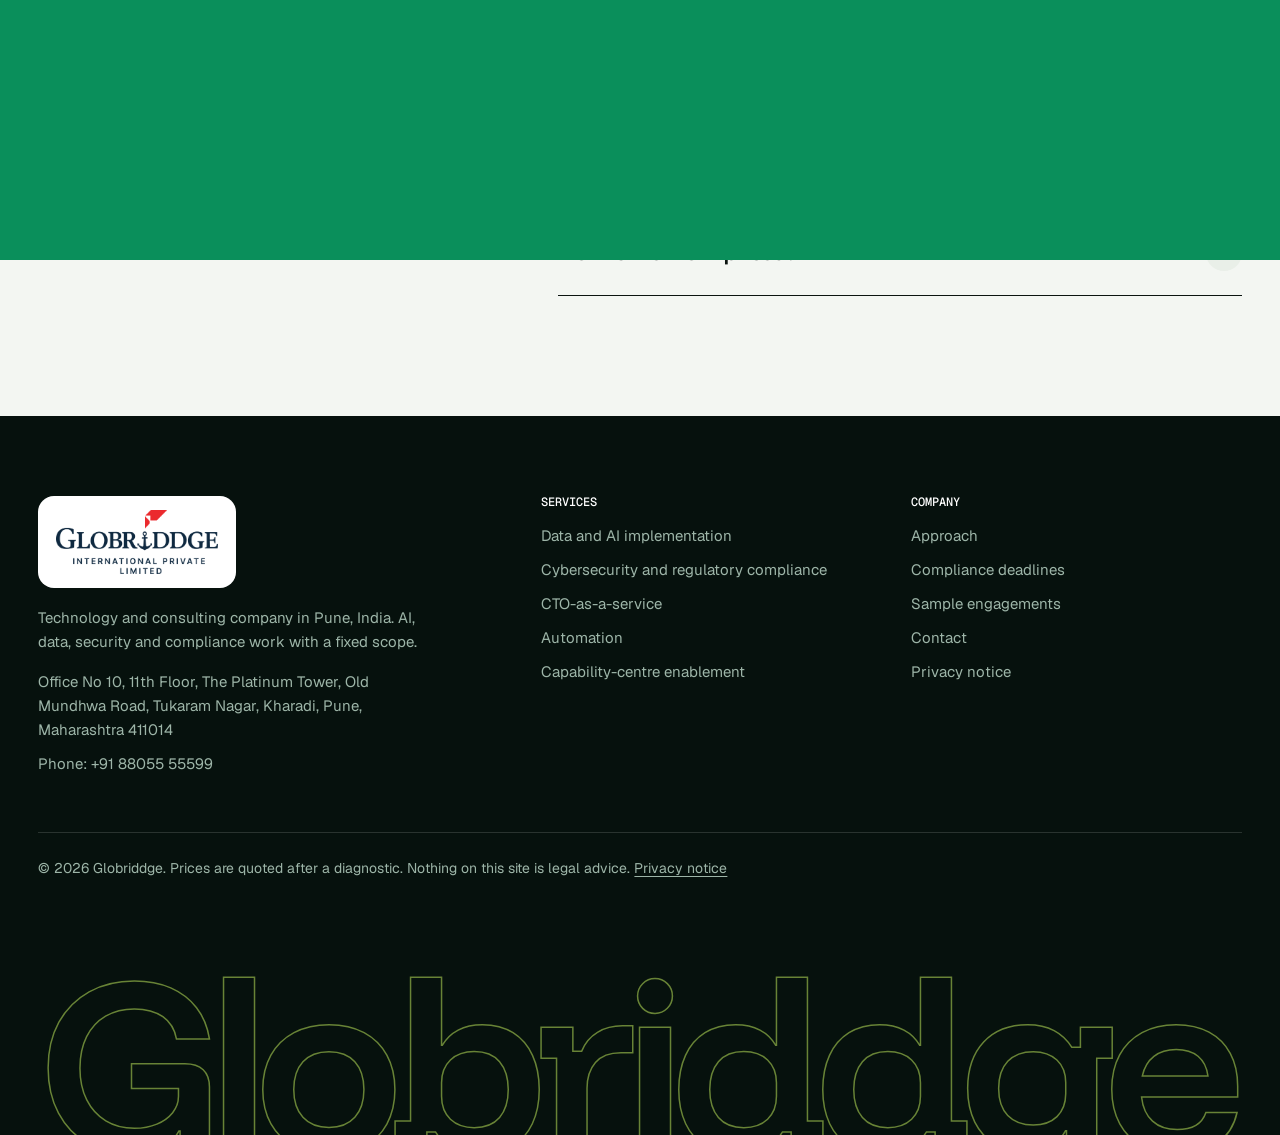
<file: contact.html>
<!doctype html>
<html lang="en-IN">
<head>
<meta charset="utf-8">
<meta name="viewport" content="width=device-width, initial-scale=1, viewport-fit=cover">
<title>Contact Globriddge, Pune</title>
<meta name="description" content="Start a project with Globriddge in Pune, India. Tell us the problem and the date that matters and we reply within two working days.">
<meta name="robots" content="index, follow, max-image-preview:large">
<link rel="canonical" href="https://globparth.github.io/glob_website/contact.html">
<meta name="theme-color" content="#FFFFFF">
<meta name="geo.region" content="IN-MH">
<meta name="geo.placename" content="Pune">
<meta property="og:type" content="website">
<meta property="og:site_name" content="Globriddge">
<meta property="og:locale" content="en_IN">
<meta property="og:title" content="Contact Globriddge, Pune">
<meta property="og:description" content="Start a project with Globriddge in Pune, India. Tell us the problem and the date that matters and we reply within two working days.">
<meta property="og:url" content="https://globparth.github.io/glob_website/contact.html">
<meta property="og:image" content="https://globparth.github.io/glob_website/og-image.png">
<meta property="og:image:width" content="1200">
<meta property="og:image:height" content="630">
<meta name="twitter:card" content="summary_large_image">
<meta name="twitter:title" content="Contact Globriddge, Pune">
<meta name="twitter:description" content="Start a project with Globriddge in Pune, India. Tell us the problem and the date that matters and we reply within two working days.">
<meta name="twitter:image" content="https://globparth.github.io/glob_website/og-image.png">
<link rel="icon" href="favicon.svg" type="image/svg+xml">
<link rel="icon" href="data:image/svg+xml,%3Csvg xmlns='http://www.w3.org/2000/svg' viewBox='0 0 40 40'%3E%3Crect width='40' height='40' rx='12' fill='%230B1410'/%3E%3Cpath d='M6 29 14 17 20 24 27 11 34 29' fill='none' stroke='%23C9F65F' stroke-width='3.2' stroke-linecap='round' stroke-linejoin='round'/%3E%3C/svg%3E">
<link rel="apple-touch-icon" href="logo.png">
<link rel="preload" href="fonts/funnel-display-latin-wght-normal.woff2" as="font" type="font/woff2" crossorigin>
<link rel="preload" href="fonts/geist-latin-wght-normal.woff2" as="font" type="font/woff2" crossorigin>
<link rel="stylesheet" href="style.css?v=1794914275">
<script>try{if(sessionStorage.getItem("gbT"))document.documentElement.className="arriving pre"}catch(e){}</script>
<script type="application/ld+json">{"@context": "https://schema.org", "@graph": [{"@type": ["ProfessionalService", "Organization"], "@id": "https://globparth.github.io/glob_website/#organization", "name": "Globriddge", "url": "https://globparth.github.io/glob_website/", "logo": {"@type": "ImageObject", "url": "https://globparth.github.io/glob_website/logo.png", "width": 512, "height": 512}, "image": "https://globparth.github.io/glob_website/og-image.png", "description": "Globriddge turns deadlines and backlogs into finished AI, data and security systems for mid-sized companies, regulated Indian institutions and global firms building in India.", "telephone": "+918805555599", "address": {"@type": "PostalAddress", "streetAddress": "Office No 10, 11th Floor, The Platinum Tower, Old Mundhwa Road, Tukaram Nagar, Kharadi", "addressLocality": "Pune", "addressRegion": "Maharashtra", "postalCode": "411014", "addressCountry": "IN"}, "geo": {"@type": "GeoCoordinates", "latitude": 18.52, "longitude": 73.86}, "areaServed": [{"@type": "Country", "name": "India"}, {"@type": "Place", "name": "Worldwide"}], "hasOfferCatalog": {"@type": "OfferCatalog", "name": "Services", "itemListElement": [{"@type": "Offer", "itemOffered": {"@type": "Service", "name": "Data and AI implementation", "description": "AI assistants, data pipelines and dashboards taken from pilot to production, with tests that check every answer. Technology consulting from Pune, India.", "url": "https://globparth.github.io/glob_website/data-ai-implementation.html"}}, {"@type": "Offer", "itemOffered": {"@type": "Service", "name": "Cybersecurity and regulatory compliance", "description": "Readiness for India’s DPDP Rules, RBI cyber directions for urban co-operative banks and the SEBI cyber framework: gap reports, evidence packs and managed compliance.", "url": "https://globparth.github.io/glob_website/cybersecurity-compliance.html"}}, {"@type": "Offer", "itemOffered": {"@type": "Service", "name": "CTO-as-a-service", "description": "A senior technology leader by the month: architecture reviews, vendor and hiring decisions, cost control and technical due diligence for investors.", "url": "https://globparth.github.io/glob_website/cto-as-a-service.html"}}, {"@type": "Offer", "itemOffered": {"@type": "Service", "name": "Automation", "description": "Document, workflow and back-office automation with human approval steps. We measure hours before we start, so the saving is a number and not a guess.", "url": "https://globparth.github.io/glob_website/business-automation.html"}}, {"@type": "Offer", "itemOffered": {"@type": "Service", "name": "Capability-centre enablement", "description": "Set-up support, engineering pods and onboarding for companies building a Global Capability Centre (GCC) in India: cloud, security baseline and hiring.", "url": "https://globparth.github.io/glob_website/capability-centre-enablement.html"}}]}}, {"@type": "WebSite", "@id": "https://globparth.github.io/glob_website/#website", "url": "https://globparth.github.io/glob_website/", "name": "Globriddge", "publisher": {"@id": "https://globparth.github.io/glob_website/#organization"}, "inLanguage": "en-IN"}, {"@type": "FAQPage", "mainEntity": [{"@type": "Question", "name": "Do you sign audits?", "acceptedAnswer": {"@type": "Answer", "text": "No. We prepare your evidence, fix the gaps and coordinate with the auditor. Where the rules need a signed audit from an approved (empanelled) firm, that firm signs it."}}, {"@type": "Question", "name": "Why start with a paid diagnostic?", "acceptedAnswer": {"@type": "Answer", "text": "It turns a vague problem into a written plan and a fixed quote. If you decide not to go ahead, you keep the report."}}, {"@type": "Question", "name": "Can you work with our existing team and tools?", "acceptedAnswer": {"@type": "Answer", "text": "Yes. Most work happens inside your current systems. We write down what we build so your team can run it."}}, {"@type": "Question", "name": "Does my data leave my systems?", "acceptedAnswer": {"@type": "Answer", "text": "We agree where data is kept before work starts, sign a confidentiality agreement and give our staff access only to what the job needs."}}, {"@type": "Question", "name": "Do you work with companies outside India?", "acceptedAnswer": {"@type": "Answer", "text": "Yes. We support firms abroad on AI and data work and on setting up teams in India."}}, {"@type": "Question", "name": "How is the work priced?", "acceptedAnswer": {"@type": "Answer", "text": "By deliverable, monthly service or agreed outcome, never by open-ended hours. The quote comes after the diagnostic."}}]}]}</script>
</head>
<body>
<a class="skip" href="#main">Skip to content</a><div class="curtain" aria-hidden="true"></div><header class="nav" id="nav"><div class="wrap"><div class="pill"><a class="logo" href="index.html" aria-label="Globriddge, home"><img src="brand-logo.png" alt="Globriddge International Private Limited" width="904" height="357"></a><button class="burger" id="burger" aria-expanded="false" aria-controls="menu" aria-label="Open menu"><svg viewBox="0 0 24 24" fill="none" stroke="currentColor" stroke-width="2" stroke-linecap="round"><path d="M4 8h16M4 16h16"/></svg></button><nav class="menu" id="menu" aria-label="Main"><a href="services.html">Services</a><a href="approach.html">Approach</a><a href="deadlines.html">Deadlines</a><a href="work.html">Work</a><a class="btn " href="contact.html">Start a project<i><svg viewBox="0 0 16 16" fill="none" stroke="currentColor" stroke-width="2" stroke-linecap="round" stroke-linejoin="round" aria-hidden="true"><path d="M3 8h10M9 4l4 4-4 4"/></svg></i></a></nav></div></div></header><main id="main"><section class="phero"><div class="wrap"><nav class="crumb" aria-label="Breadcrumb"><a href="index.html">Home</a><span>/</span><span>Contact</span></nav><h1 data-words>Bring us <span class="hl">the hard part.</span></h1><p class="lede">Start with a paid diagnostic: a written plan and a fixed quote in two to three weeks.</p></div></section><section class="sec" style="padding-top:0"><div class="wrap cgrid"><form id="form" novalidate>
<div class="f"><label for="f-name">YOUR NAME</label><input id="f-name" name="name" autocomplete="name" required><span class="err" id="e-name"></span></div>
<div class="f"><label for="f-co">COMPANY</label><input id="f-co" name="company" autocomplete="organization"></div>
<div class="f"><label for="f-mail">WORK EMAIL</label><input id="f-mail" name="email" type="email" autocomplete="email" required><span class="err" id="e-mail"></span></div>
<div class="f"><label for="f-tel">PHONE (OPTIONAL)</label><input id="f-tel" name="phone" type="tel" autocomplete="tel"></div>
<div class="f full"><label for="f-int">WHAT DO YOU NEED HELP WITH?</label><select id="f-int" name="interest"><option value="ai">Data and AI implementation</option><option value="sec">Cybersecurity and compliance</option><option value="cto">CTO-as-a-service</option><option value="auto">Automation</option><option value="gcc">Capability-centre enablement</option><option value="other">Not sure yet</option></select></div>
<div class="f full"><label for="f-msg">THE PROBLEM AND THE DATE THAT MATTERS</label><textarea id="f-msg" name="message" required placeholder="For example: we hold customer data and must be ready for the data-protection rules by May 2027."></textarea><span class="err" id="e-msg"></span></div>
<div class="agree"><input type="checkbox" id="f-ok" name="consent_box" required><label for="f-ok">I agree that Globriddge may use the details above to reply to my enquiry, as described in the <a href="privacy.html">privacy notice</a>.</label><span class="err" id="e-ok"></span></div>
<p class="note">We use these details only to reply to you. We do not use them for marketing or share them for advertising. You can withdraw your consent or ask us to delete them at any time.</p>
<button class="btn" type="submit">Send enquiry<i><svg viewBox="0 0 16 16" fill="none" stroke="currentColor" stroke-width="2" stroke-linecap="round" stroke-linejoin="round" aria-hidden="true"><path d="M3 8h10M9 4l4 4-4 4"/></svg></i></button><div class="status" id="status" role="status" aria-live="polite"></div></form>
<aside class="info"><h2>Where to find us</h2><ul class="cl" id="cl"></ul></aside></div></section>
<section class="sec soft"><div class="wrap faq"><div class="head" style="margin:0"><span class="eye">FAQ</span><h2 class="h2" data-words>Asked before the first call</h2></div><div><details><summary>Do you sign audits?</summary><p>No. We prepare your evidence, fix the gaps and coordinate with the auditor. Where the rules need a signed audit from an approved (empanelled) firm, that firm signs it.</p></details><details><summary>Why start with a paid diagnostic?</summary><p>It turns a vague problem into a written plan and a fixed quote. If you decide not to go ahead, you keep the report.</p></details><details><summary>Can you work with our existing team and tools?</summary><p>Yes. Most work happens inside your current systems. We write down what we build so your team can run it.</p></details><details><summary>Does my data leave my systems?</summary><p>We agree where data is kept before work starts, sign a confidentiality agreement and give our staff access only to what the job needs.</p></details><details><summary>Do you work with companies outside India?</summary><p>Yes. We support firms abroad on AI and data work and on setting up teams in India.</p></details><details><summary>How is the work priced?</summary><p>By deliverable, monthly service or agreed outcome, never by open-ended hours. The quote comes after the diagnostic.</p></details></div></div></section></main><footer><div class="wrap"><div class="fg"><div><a class="logo chip" href="index.html"><img src="brand-logo.png" alt="Globriddge International Private Limited" width="904" height="357"></a><p style="margin-top:18px;max-width:38ch">Technology and consulting company in Pune, India. AI, data, security and compliance work with a fixed scope.</p><p style="margin-top:16px;max-width:38ch">Office No 10, 11th Floor, The Platinum Tower, Old Mundhwa Road, Tukaram Nagar, Kharadi, Pune, Maharashtra 411014</p><p style="margin-top:10px">Phone: +91 88055 55599</p></div><div><h4>SERVICES</h4><ul><li><a href="data-ai-implementation.html">Data and AI implementation</a></li><li><a href="cybersecurity-compliance.html">Cybersecurity and regulatory compliance</a></li><li><a href="cto-as-a-service.html">CTO-as-a-service</a></li><li><a href="business-automation.html">Automation</a></li><li><a href="capability-centre-enablement.html">Capability-centre enablement</a></li></ul></div><div><h4>COMPANY</h4><ul><li><a href="approach.html">Approach</a></li><li><a href="deadlines.html">Compliance deadlines</a></li><li><a href="work.html">Sample engagements</a></li><li><a href="contact.html">Contact</a></li><li><a href="privacy.html">Privacy notice</a></li></ul></div></div><div class="legal"><p>© <span class="yr">2026</span> Globriddge. Prices are quoted after a diagnostic. Nothing on this site is legal advice. <a href="privacy.html">Privacy notice</a></p></div><div class="mark" aria-hidden="true">Globriddge</div></div></footer>
<script src="main.js?v=1794914275"></script>
</body>
</html>
</file>
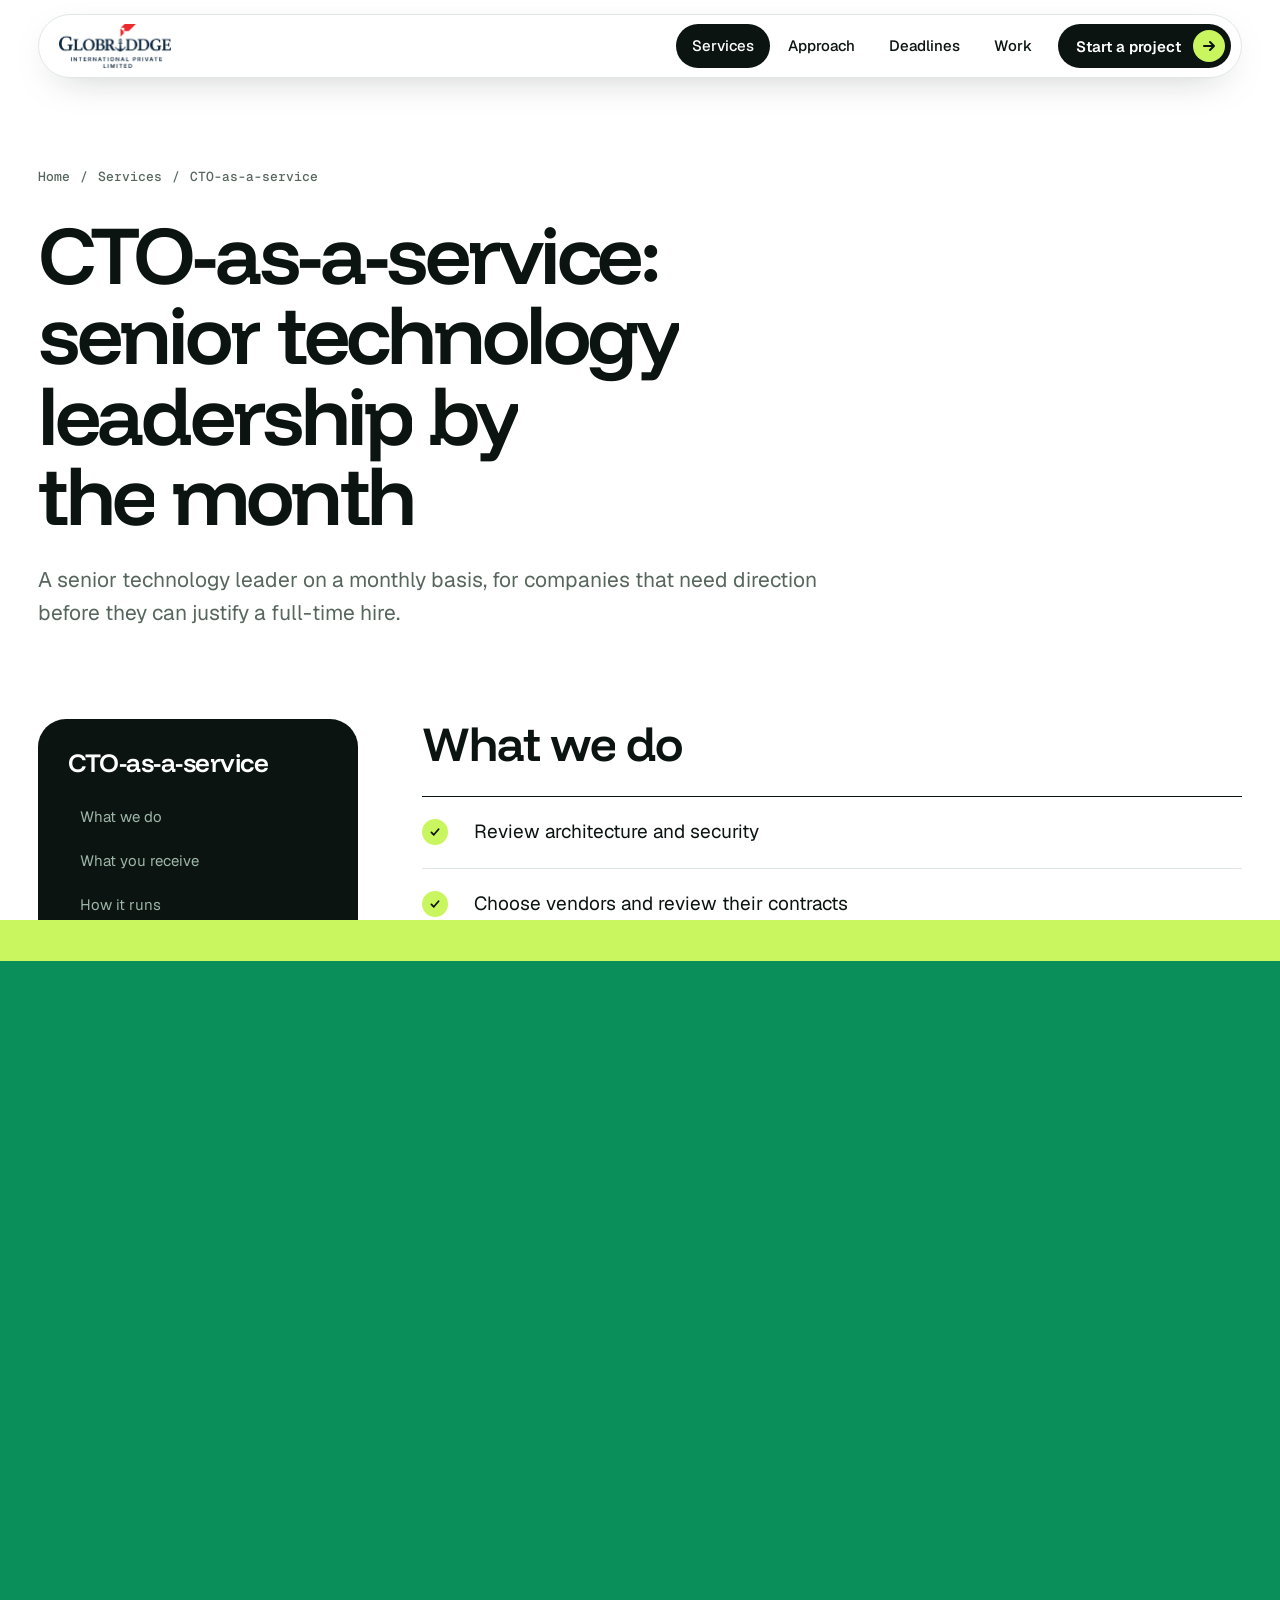
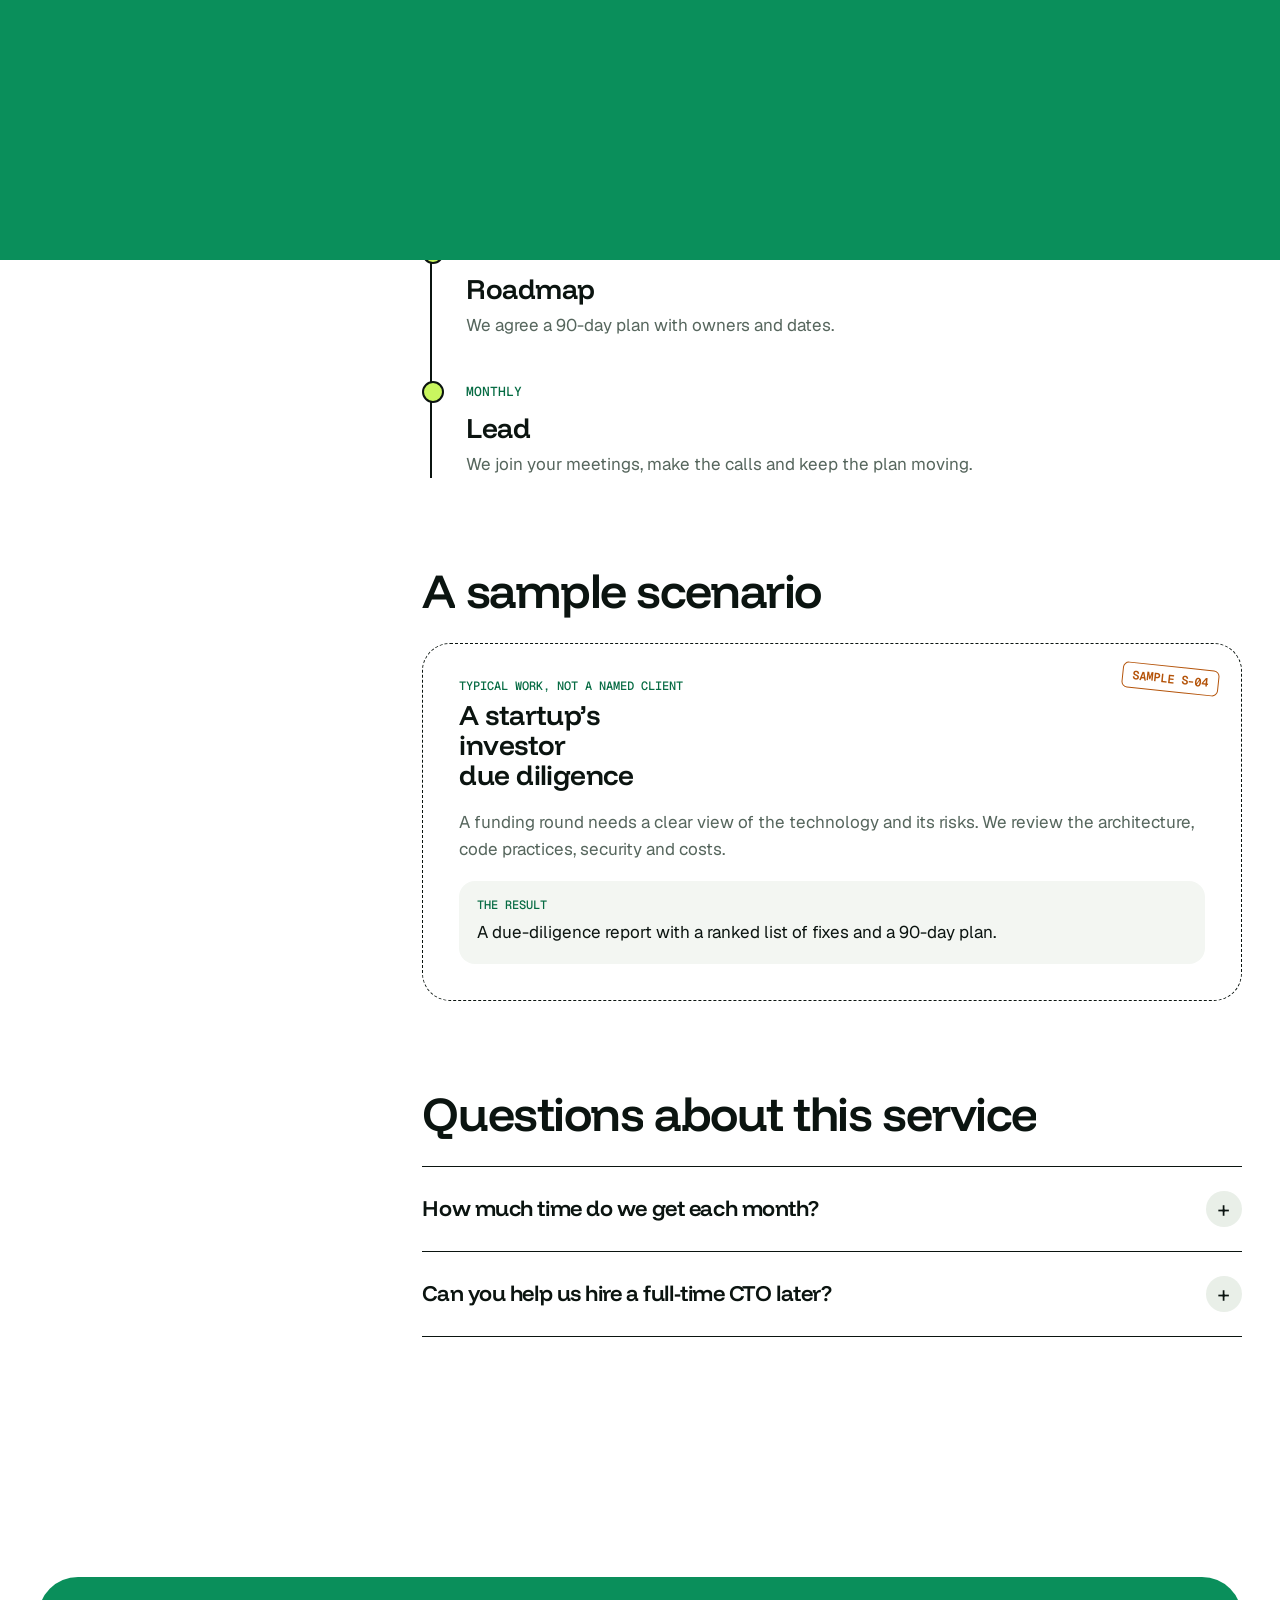
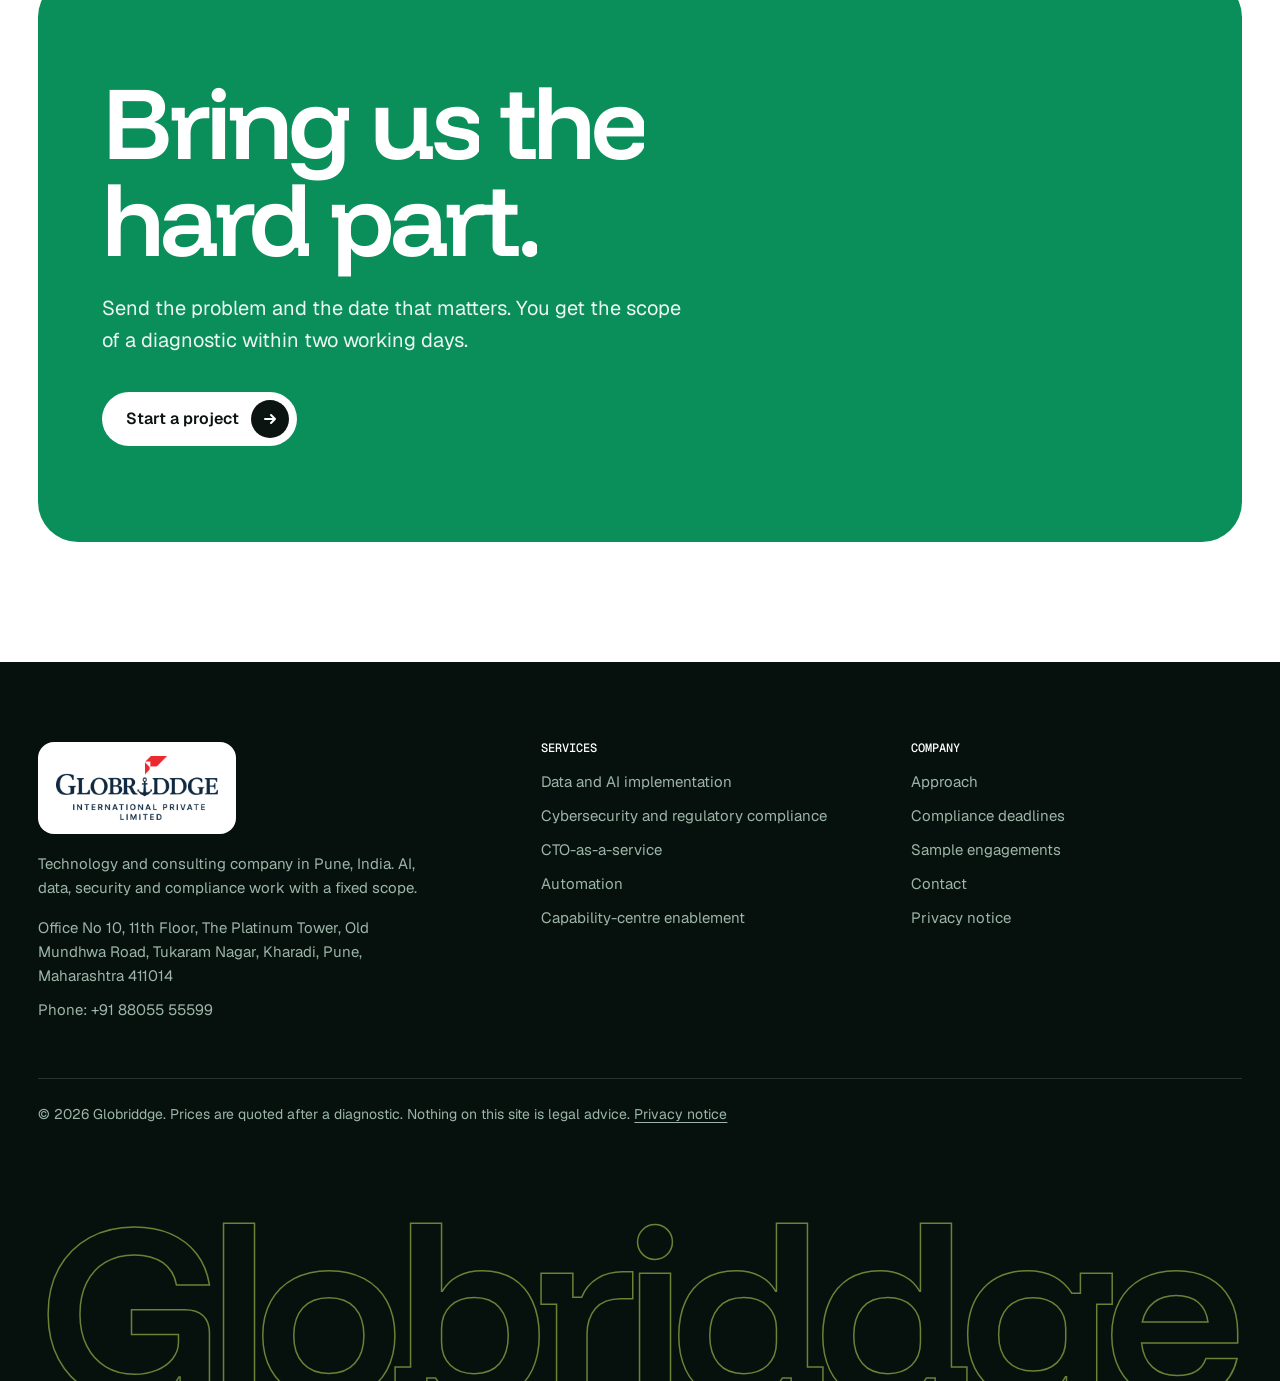
<file: cto-as-a-service.html>
<!doctype html>
<html lang="en-IN">
<head>
<meta charset="utf-8">
<meta name="viewport" content="width=device-width, initial-scale=1, viewport-fit=cover">
<title>CTO-as-a-Service in India | Globriddge</title>
<meta name="description" content="A senior technology leader by the month: architecture reviews, vendor and hiring decisions, cost control and technical due diligence for investors.">
<meta name="robots" content="index, follow, max-image-preview:large">
<link rel="canonical" href="https://globparth.github.io/glob_website/cto-as-a-service.html">
<meta name="theme-color" content="#FFFFFF">
<meta name="geo.region" content="IN-MH">
<meta name="geo.placename" content="Pune">
<meta property="og:type" content="website">
<meta property="og:site_name" content="Globriddge">
<meta property="og:locale" content="en_IN">
<meta property="og:title" content="CTO-as-a-Service in India | Globriddge">
<meta property="og:description" content="A senior technology leader by the month: architecture reviews, vendor and hiring decisions, cost control and technical due diligence for investors.">
<meta property="og:url" content="https://globparth.github.io/glob_website/cto-as-a-service.html">
<meta property="og:image" content="https://globparth.github.io/glob_website/og-image.png">
<meta property="og:image:width" content="1200">
<meta property="og:image:height" content="630">
<meta name="twitter:card" content="summary_large_image">
<meta name="twitter:title" content="CTO-as-a-Service in India | Globriddge">
<meta name="twitter:description" content="A senior technology leader by the month: architecture reviews, vendor and hiring decisions, cost control and technical due diligence for investors.">
<meta name="twitter:image" content="https://globparth.github.io/glob_website/og-image.png">
<link rel="icon" href="favicon.svg" type="image/svg+xml">
<link rel="icon" href="data:image/svg+xml,%3Csvg xmlns='http://www.w3.org/2000/svg' viewBox='0 0 40 40'%3E%3Crect width='40' height='40' rx='12' fill='%230B1410'/%3E%3Cpath d='M6 29 14 17 20 24 27 11 34 29' fill='none' stroke='%23C9F65F' stroke-width='3.2' stroke-linecap='round' stroke-linejoin='round'/%3E%3C/svg%3E">
<link rel="apple-touch-icon" href="logo.png">
<link rel="preload" href="fonts/funnel-display-latin-wght-normal.woff2" as="font" type="font/woff2" crossorigin>
<link rel="preload" href="fonts/geist-latin-wght-normal.woff2" as="font" type="font/woff2" crossorigin>
<link rel="stylesheet" href="style.css?v=1794914275">
<script>try{if(sessionStorage.getItem("gbT"))document.documentElement.className="arriving pre"}catch(e){}</script>
<script type="application/ld+json">{"@context": "https://schema.org", "@graph": [{"@type": ["ProfessionalService", "Organization"], "@id": "https://globparth.github.io/glob_website/#organization", "name": "Globriddge", "url": "https://globparth.github.io/glob_website/", "logo": {"@type": "ImageObject", "url": "https://globparth.github.io/glob_website/logo.png", "width": 512, "height": 512}, "image": "https://globparth.github.io/glob_website/og-image.png", "description": "Globriddge turns deadlines and backlogs into finished AI, data and security systems for mid-sized companies, regulated Indian institutions and global firms building in India.", "telephone": "+918805555599", "address": {"@type": "PostalAddress", "streetAddress": "Office No 10, 11th Floor, The Platinum Tower, Old Mundhwa Road, Tukaram Nagar, Kharadi", "addressLocality": "Pune", "addressRegion": "Maharashtra", "postalCode": "411014", "addressCountry": "IN"}, "geo": {"@type": "GeoCoordinates", "latitude": 18.52, "longitude": 73.86}, "areaServed": [{"@type": "Country", "name": "India"}, {"@type": "Place", "name": "Worldwide"}], "hasOfferCatalog": {"@type": "OfferCatalog", "name": "Services", "itemListElement": [{"@type": "Offer", "itemOffered": {"@type": "Service", "name": "Data and AI implementation", "description": "AI assistants, data pipelines and dashboards taken from pilot to production, with tests that check every answer. Technology consulting from Pune, India.", "url": "https://globparth.github.io/glob_website/data-ai-implementation.html"}}, {"@type": "Offer", "itemOffered": {"@type": "Service", "name": "Cybersecurity and regulatory compliance", "description": "Readiness for India’s DPDP Rules, RBI cyber directions for urban co-operative banks and the SEBI cyber framework: gap reports, evidence packs and managed compliance.", "url": "https://globparth.github.io/glob_website/cybersecurity-compliance.html"}}, {"@type": "Offer", "itemOffered": {"@type": "Service", "name": "CTO-as-a-service", "description": "A senior technology leader by the month: architecture reviews, vendor and hiring decisions, cost control and technical due diligence for investors.", "url": "https://globparth.github.io/glob_website/cto-as-a-service.html"}}, {"@type": "Offer", "itemOffered": {"@type": "Service", "name": "Automation", "description": "Document, workflow and back-office automation with human approval steps. We measure hours before we start, so the saving is a number and not a guess.", "url": "https://globparth.github.io/glob_website/business-automation.html"}}, {"@type": "Offer", "itemOffered": {"@type": "Service", "name": "Capability-centre enablement", "description": "Set-up support, engineering pods and onboarding for companies building a Global Capability Centre (GCC) in India: cloud, security baseline and hiring.", "url": "https://globparth.github.io/glob_website/capability-centre-enablement.html"}}]}}, {"@type": "WebSite", "@id": "https://globparth.github.io/glob_website/#website", "url": "https://globparth.github.io/glob_website/", "name": "Globriddge", "publisher": {"@id": "https://globparth.github.io/glob_website/#organization"}, "inLanguage": "en-IN"}, {"@type": "Service", "name": "CTO-as-a-service", "description": "A senior technology leader by the month: architecture reviews, vendor and hiring decisions, cost control and technical due diligence for investors.", "provider": {"@id": "https://globparth.github.io/glob_website/#organization"}, "areaServed": "IN", "url": "https://globparth.github.io/glob_website/cto-as-a-service.html"}, {"@type": "BreadcrumbList", "itemListElement": [{"@type": "ListItem", "position": 1, "name": "Home", "item": "https://globparth.github.io/glob_website/"}, {"@type": "ListItem", "position": 2, "name": "Services", "item": "https://globparth.github.io/glob_website/services.html"}, {"@type": "ListItem", "position": 3, "name": "CTO-as-a-service"}]}, {"@type": "FAQPage", "mainEntity": [{"@type": "Question", "name": "How much time do we get each month?", "acceptedAnswer": {"@type": "Answer", "text": "It depends on the format: advisory, active part-time or interim leadership. We agree the days per month before we start."}}, {"@type": "Question", "name": "Can you help us hire a full-time CTO later?", "acceptedAnswer": {"@type": "Answer", "text": "Yes. We write the role, support the interviews and hand over to the person you hire."}}]}]}</script>
</head>
<body>
<a class="skip" href="#main">Skip to content</a><div class="curtain" aria-hidden="true"></div><header class="nav" id="nav"><div class="wrap"><div class="pill"><a class="logo" href="index.html" aria-label="Globriddge, home"><img src="brand-logo.png" alt="Globriddge International Private Limited" width="904" height="357"></a><button class="burger" id="burger" aria-expanded="false" aria-controls="menu" aria-label="Open menu"><svg viewBox="0 0 24 24" fill="none" stroke="currentColor" stroke-width="2" stroke-linecap="round"><path d="M4 8h16M4 16h16"/></svg></button><nav class="menu" id="menu" aria-label="Main"><a href="services.html" aria-current="page">Services</a><a href="approach.html">Approach</a><a href="deadlines.html">Deadlines</a><a href="work.html">Work</a><a class="btn " href="contact.html">Start a project<i><svg viewBox="0 0 16 16" fill="none" stroke="currentColor" stroke-width="2" stroke-linecap="round" stroke-linejoin="round" aria-hidden="true"><path d="M3 8h10M9 4l4 4-4 4"/></svg></i></a></nav></div></div></header><main id="main"><section class="phero"><div class="wrap"><nav class="crumb" aria-label="Breadcrumb"><a href="index.html">Home</a><span>/</span><a href="services.html">Services</a><span>/</span><span>CTO-as-a-service</span></nav><h1 data-words>CTO-as-a-service: senior technology leadership by the month</h1><p class="lede">A senior technology leader on a monthly basis, for companies that need direction before they can justify a full-time hire.</p></div></section><section class="sec" style="padding-top:20px"><div class="wrap lay"><aside class="side"><h2>CTO-as-a-service</h2><ul><li><a href="#do">What we do</a></li><li><a href="#get">What you receive</a></li><li><a href="#run">How it runs</a></li><li><a href="#sample">Sample scenario</a></li><li><a href="#qa">Questions</a></li></ul><a class="btn lt" href="contact.html?svc=cto">Discuss scope<i><svg viewBox="0 0 16 16" fill="none" stroke="currentColor" stroke-width="2" stroke-linecap="round" stroke-linejoin="round" aria-hidden="true"><path d="M3 8h10M9 4l4 4-4 4"/></svg></i></a></aside><div class="blocks"><section id="do"><h2 data-words>What we do</h2><ul class="check"><li>Review architecture and security</li><li>Choose vendors and review their contracts</li><li>Plan hiring and support interviews</li><li>Carry out technical due diligence for investors</li></ul></section><section id="get"><h2 data-words>What you receive</h2><ul class="check"><li>A technology roadmap tied to business goals</li><li>Cost and risk reports for the board</li><li>A named leader in your weekly meetings</li><li>Decisions written down, with reasons</li></ul></section><section id="run"><h2 data-words>How it runs</h2><div class="steps"><div class="sstep"><span class="t">2 WEEKS</span><h3>Review</h3><p>We study the systems, the team and the spend, and report what we find.</p></div><div class="sstep"><span class="t">2 WEEKS</span><h3>Roadmap</h3><p>We agree a 90-day plan with owners and dates.</p></div><div class="sstep"><span class="t">MONTHLY</span><h3>Lead</h3><p>We join your meetings, make the calls and keep the plan moving.</p></div></div></section><section id="sample"><h2 data-words>A sample scenario</h2><article class="case"><span class="stamp">SAMPLE S-04</span><div><span class="lab">TYPICAL WORK, NOT A NAMED CLIENT</span><h3>A startup’s investor due diligence</h3></div><p>A funding round needs a clear view of the technology and its risks. We review the architecture, code practices, security and costs.</p><div class="res"><span class="lab">THE RESULT</span><p>A due-diligence report with a ranked list of fixes and a 90-day plan.</p></div></article></section><section id="qa"><h2 data-words>Questions about this service</h2><div><details><summary>How much time do we get each month?</summary><p>It depends on the format: advisory, active part-time or interim leadership. We agree the days per month before we start.</p></details><details><summary>Can you help us hire a full-time CTO later?</summary><p>Yes. We write the role, support the interviews and hand over to the person you hire.</p></details></div></section></div></div></section><section class="sec"><div class="wrap"><div class="cpanel"><div class="rings" aria-hidden="true"><i></i><i></i><i></i></div><h2 data-words>Bring us the hard part.</h2><p>Send the problem and the date that matters. You get the scope of a diagnostic within two working days.</p><div class="cta"><a class="btn lt" href="contact.html?svc=cto">Start a project<i><svg viewBox="0 0 16 16" fill="none" stroke="currentColor" stroke-width="2" stroke-linecap="round" stroke-linejoin="round" aria-hidden="true"><path d="M3 8h10M9 4l4 4-4 4"/></svg></i></a></div></div></div></section></main><footer><div class="wrap"><div class="fg"><div><a class="logo chip" href="index.html"><img src="brand-logo.png" alt="Globriddge International Private Limited" width="904" height="357"></a><p style="margin-top:18px;max-width:38ch">Technology and consulting company in Pune, India. AI, data, security and compliance work with a fixed scope.</p><p style="margin-top:16px;max-width:38ch">Office No 10, 11th Floor, The Platinum Tower, Old Mundhwa Road, Tukaram Nagar, Kharadi, Pune, Maharashtra 411014</p><p style="margin-top:10px">Phone: +91 88055 55599</p></div><div><h4>SERVICES</h4><ul><li><a href="data-ai-implementation.html">Data and AI implementation</a></li><li><a href="cybersecurity-compliance.html">Cybersecurity and regulatory compliance</a></li><li><a href="cto-as-a-service.html">CTO-as-a-service</a></li><li><a href="business-automation.html">Automation</a></li><li><a href="capability-centre-enablement.html">Capability-centre enablement</a></li></ul></div><div><h4>COMPANY</h4><ul><li><a href="approach.html">Approach</a></li><li><a href="deadlines.html">Compliance deadlines</a></li><li><a href="work.html">Sample engagements</a></li><li><a href="contact.html">Contact</a></li><li><a href="privacy.html">Privacy notice</a></li></ul></div></div><div class="legal"><p>© <span class="yr">2026</span> Globriddge. Prices are quoted after a diagnostic. Nothing on this site is legal advice. <a href="privacy.html">Privacy notice</a></p></div><div class="mark" aria-hidden="true">Globriddge</div></div></footer>
<script src="main.js?v=1794914275"></script>
</body>
</html>
</file>
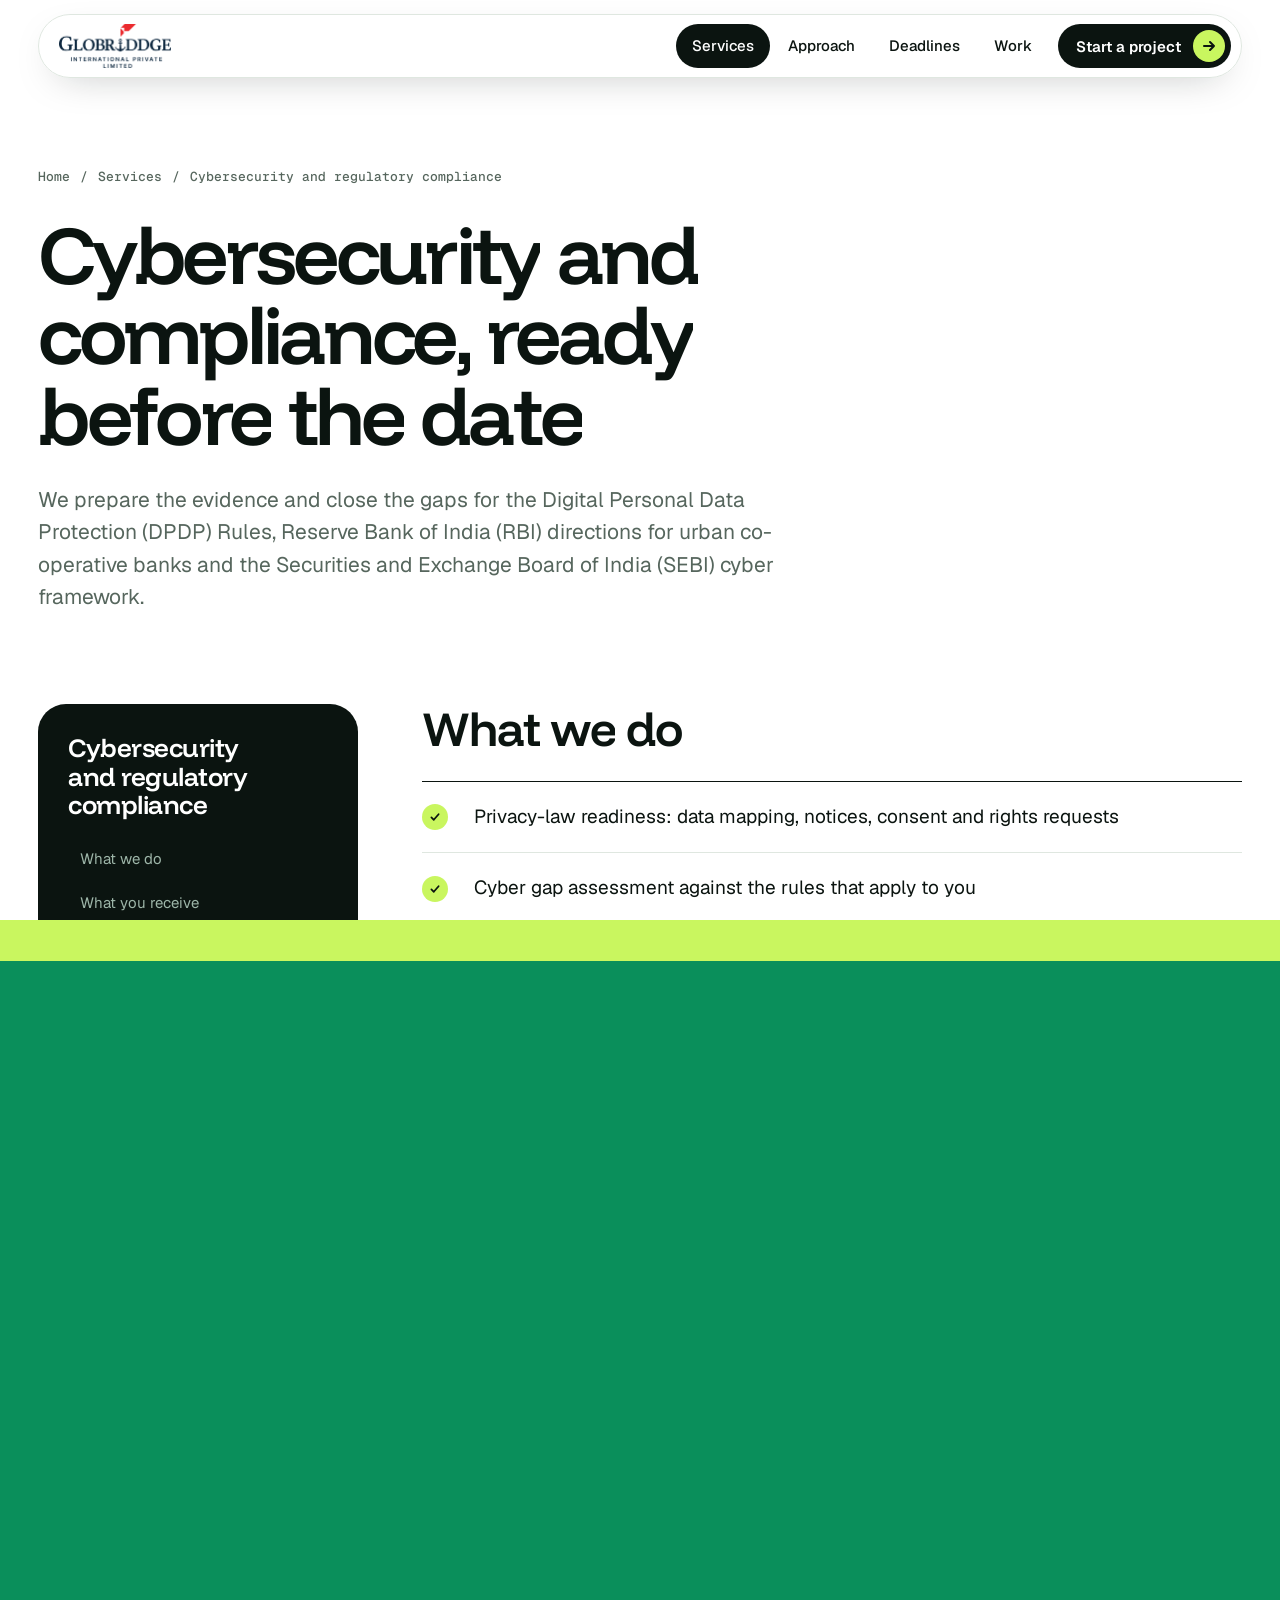
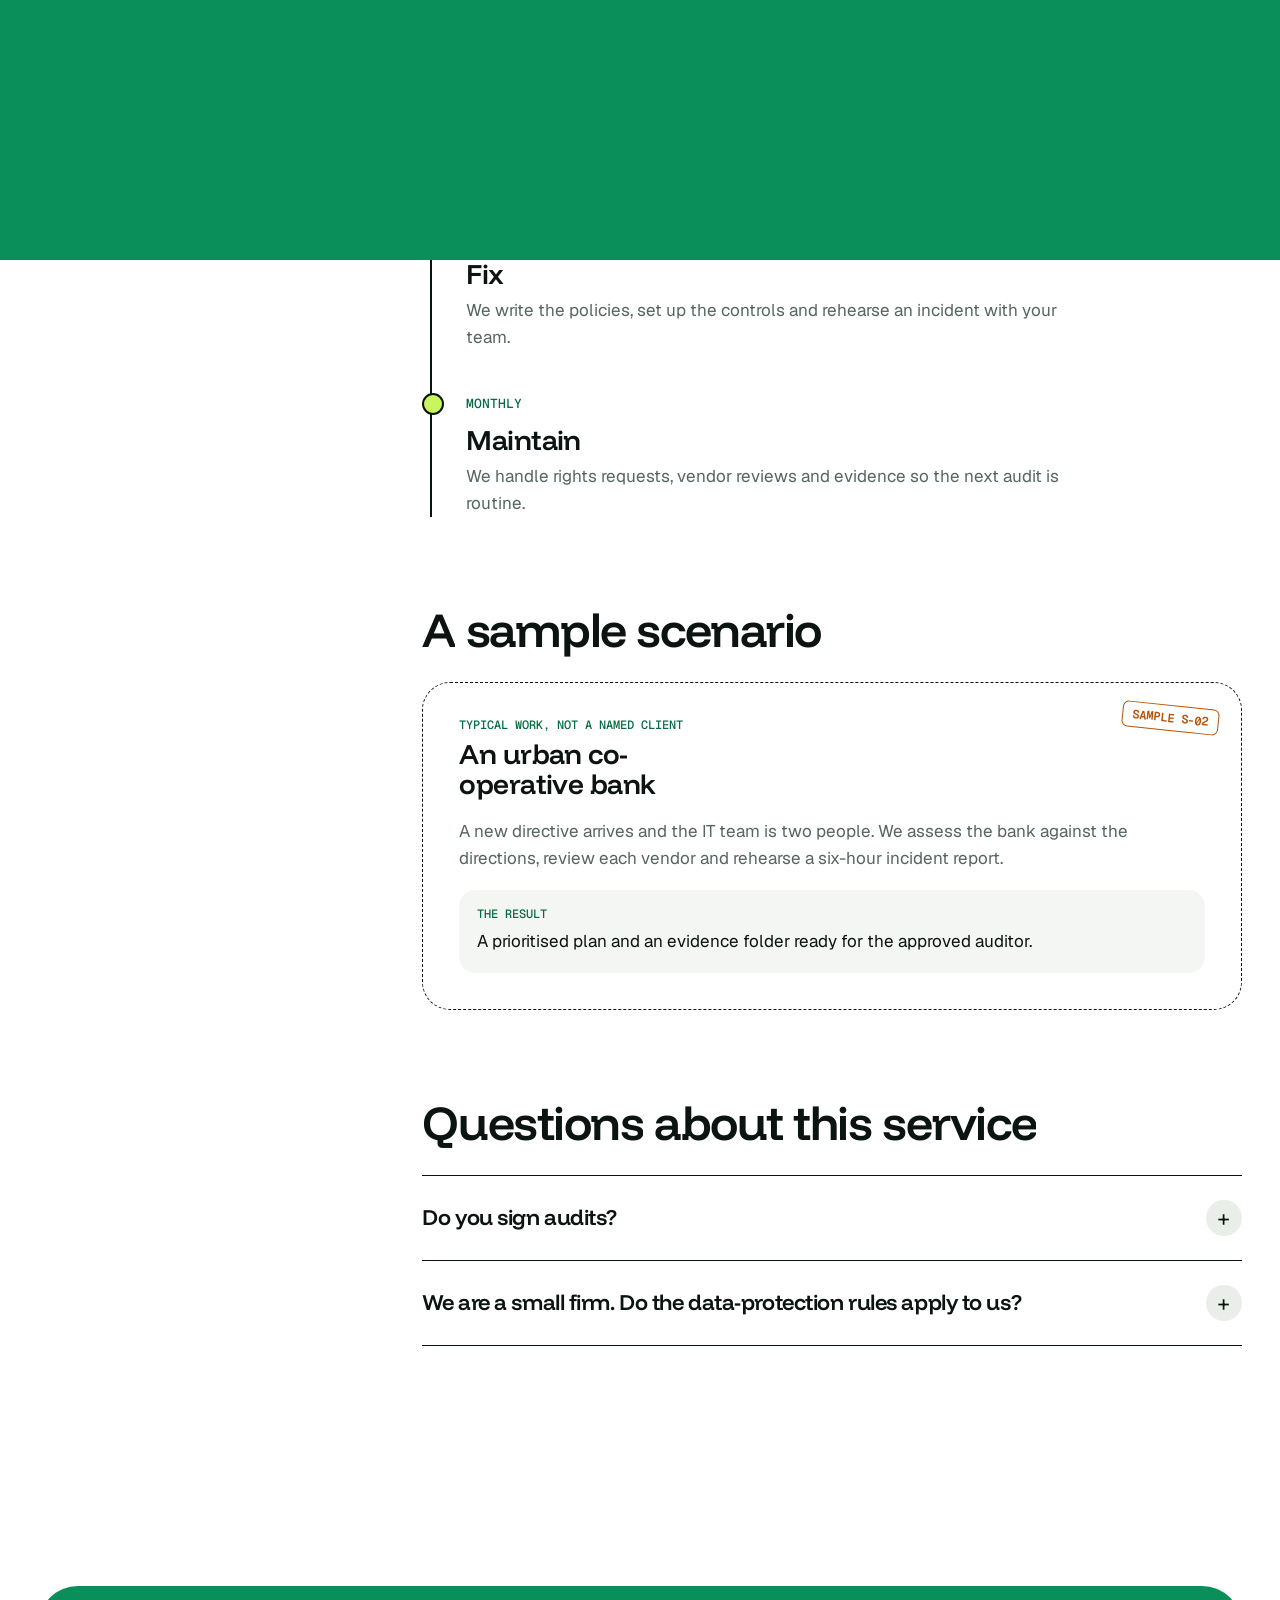
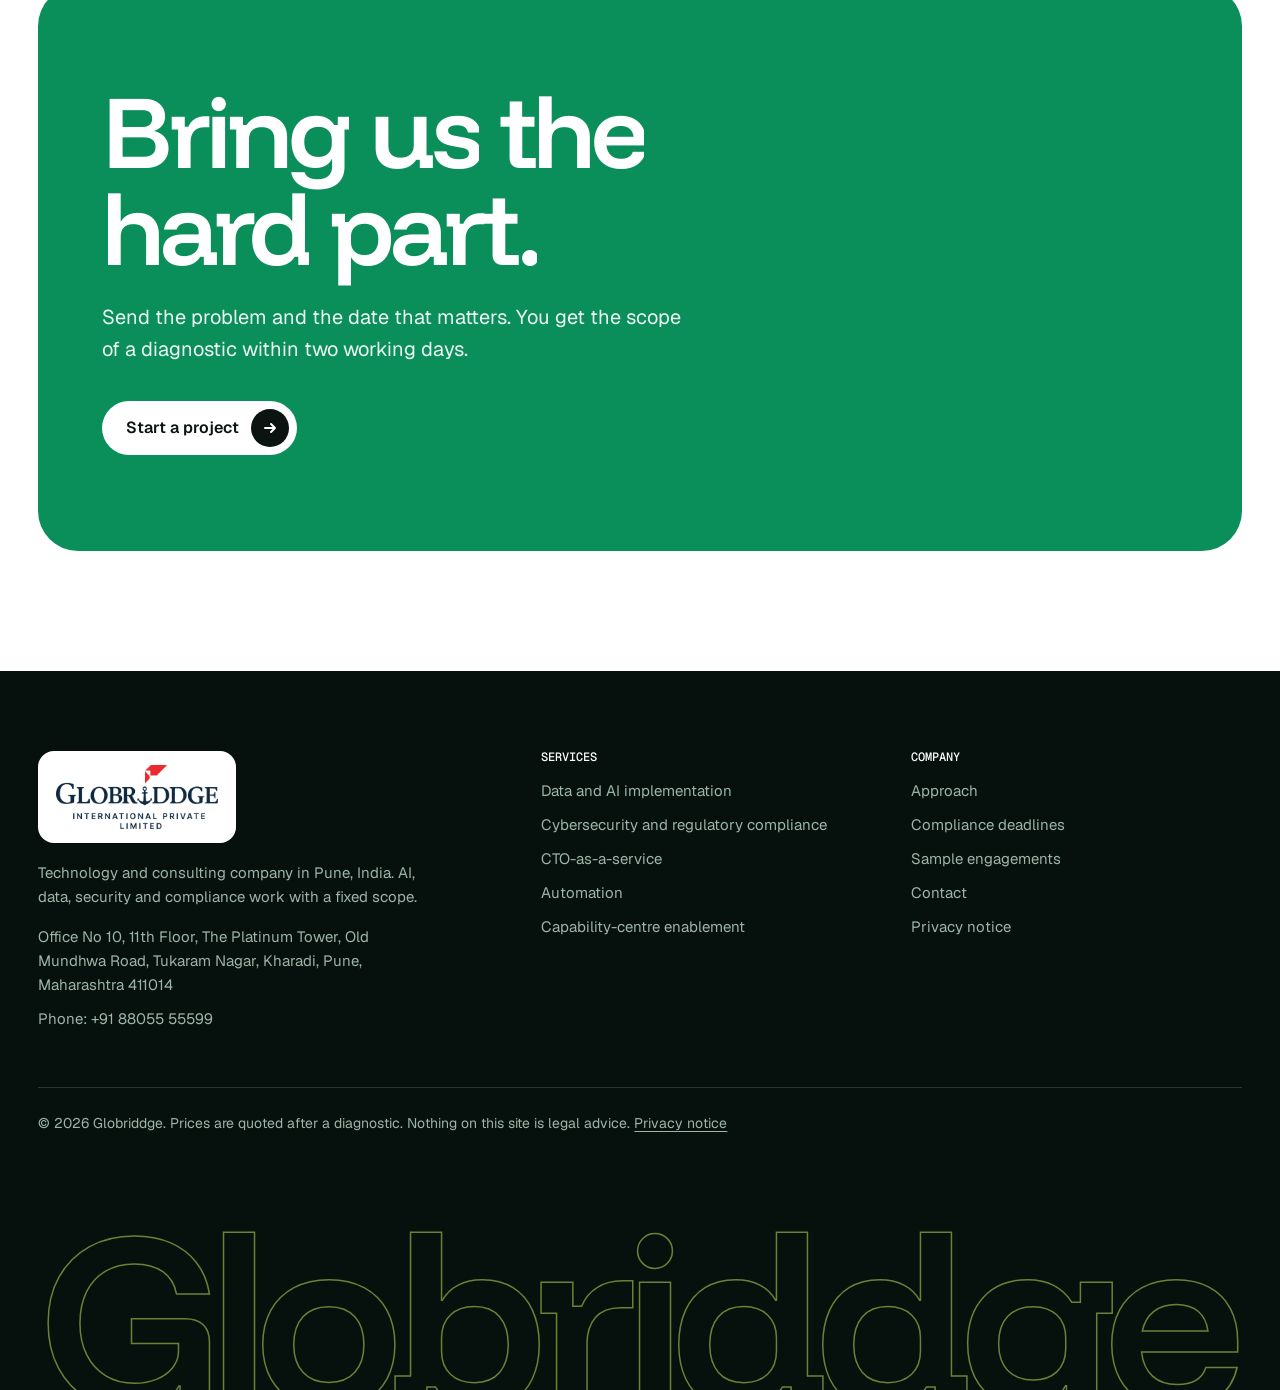
<file: cybersecurity-compliance.html>
<!doctype html>
<html lang="en-IN">
<head>
<meta charset="utf-8">
<meta name="viewport" content="width=device-width, initial-scale=1, viewport-fit=cover">
<title>Cybersecurity, DPDP and RBI Compliance | Globriddge</title>
<meta name="description" content="Readiness for India’s DPDP Rules, RBI cyber directions for urban co-operative banks and the SEBI cyber framework: gap reports, evidence packs and managed compliance.">
<meta name="robots" content="index, follow, max-image-preview:large">
<link rel="canonical" href="https://globparth.github.io/glob_website/cybersecurity-compliance.html">
<meta name="theme-color" content="#FFFFFF">
<meta name="geo.region" content="IN-MH">
<meta name="geo.placename" content="Pune">
<meta property="og:type" content="website">
<meta property="og:site_name" content="Globriddge">
<meta property="og:locale" content="en_IN">
<meta property="og:title" content="Cybersecurity, DPDP and RBI Compliance | Globriddge">
<meta property="og:description" content="Readiness for India’s DPDP Rules, RBI cyber directions for urban co-operative banks and the SEBI cyber framework: gap reports, evidence packs and managed compliance.">
<meta property="og:url" content="https://globparth.github.io/glob_website/cybersecurity-compliance.html">
<meta property="og:image" content="https://globparth.github.io/glob_website/og-image.png">
<meta property="og:image:width" content="1200">
<meta property="og:image:height" content="630">
<meta name="twitter:card" content="summary_large_image">
<meta name="twitter:title" content="Cybersecurity, DPDP and RBI Compliance | Globriddge">
<meta name="twitter:description" content="Readiness for India’s DPDP Rules, RBI cyber directions for urban co-operative banks and the SEBI cyber framework: gap reports, evidence packs and managed compliance.">
<meta name="twitter:image" content="https://globparth.github.io/glob_website/og-image.png">
<link rel="icon" href="favicon.svg" type="image/svg+xml">
<link rel="icon" href="data:image/svg+xml,%3Csvg xmlns='http://www.w3.org/2000/svg' viewBox='0 0 40 40'%3E%3Crect width='40' height='40' rx='12' fill='%230B1410'/%3E%3Cpath d='M6 29 14 17 20 24 27 11 34 29' fill='none' stroke='%23C9F65F' stroke-width='3.2' stroke-linecap='round' stroke-linejoin='round'/%3E%3C/svg%3E">
<link rel="apple-touch-icon" href="logo.png">
<link rel="preload" href="fonts/funnel-display-latin-wght-normal.woff2" as="font" type="font/woff2" crossorigin>
<link rel="preload" href="fonts/geist-latin-wght-normal.woff2" as="font" type="font/woff2" crossorigin>
<link rel="stylesheet" href="style.css?v=1794914275">
<script>try{if(sessionStorage.getItem("gbT"))document.documentElement.className="arriving pre"}catch(e){}</script>
<script type="application/ld+json">{"@context": "https://schema.org", "@graph": [{"@type": ["ProfessionalService", "Organization"], "@id": "https://globparth.github.io/glob_website/#organization", "name": "Globriddge", "url": "https://globparth.github.io/glob_website/", "logo": {"@type": "ImageObject", "url": "https://globparth.github.io/glob_website/logo.png", "width": 512, "height": 512}, "image": "https://globparth.github.io/glob_website/og-image.png", "description": "Globriddge turns deadlines and backlogs into finished AI, data and security systems for mid-sized companies, regulated Indian institutions and global firms building in India.", "telephone": "+918805555599", "address": {"@type": "PostalAddress", "streetAddress": "Office No 10, 11th Floor, The Platinum Tower, Old Mundhwa Road, Tukaram Nagar, Kharadi", "addressLocality": "Pune", "addressRegion": "Maharashtra", "postalCode": "411014", "addressCountry": "IN"}, "geo": {"@type": "GeoCoordinates", "latitude": 18.52, "longitude": 73.86}, "areaServed": [{"@type": "Country", "name": "India"}, {"@type": "Place", "name": "Worldwide"}], "hasOfferCatalog": {"@type": "OfferCatalog", "name": "Services", "itemListElement": [{"@type": "Offer", "itemOffered": {"@type": "Service", "name": "Data and AI implementation", "description": "AI assistants, data pipelines and dashboards taken from pilot to production, with tests that check every answer. Technology consulting from Pune, India.", "url": "https://globparth.github.io/glob_website/data-ai-implementation.html"}}, {"@type": "Offer", "itemOffered": {"@type": "Service", "name": "Cybersecurity and regulatory compliance", "description": "Readiness for India’s DPDP Rules, RBI cyber directions for urban co-operative banks and the SEBI cyber framework: gap reports, evidence packs and managed compliance.", "url": "https://globparth.github.io/glob_website/cybersecurity-compliance.html"}}, {"@type": "Offer", "itemOffered": {"@type": "Service", "name": "CTO-as-a-service", "description": "A senior technology leader by the month: architecture reviews, vendor and hiring decisions, cost control and technical due diligence for investors.", "url": "https://globparth.github.io/glob_website/cto-as-a-service.html"}}, {"@type": "Offer", "itemOffered": {"@type": "Service", "name": "Automation", "description": "Document, workflow and back-office automation with human approval steps. We measure hours before we start, so the saving is a number and not a guess.", "url": "https://globparth.github.io/glob_website/business-automation.html"}}, {"@type": "Offer", "itemOffered": {"@type": "Service", "name": "Capability-centre enablement", "description": "Set-up support, engineering pods and onboarding for companies building a Global Capability Centre (GCC) in India: cloud, security baseline and hiring.", "url": "https://globparth.github.io/glob_website/capability-centre-enablement.html"}}]}}, {"@type": "WebSite", "@id": "https://globparth.github.io/glob_website/#website", "url": "https://globparth.github.io/glob_website/", "name": "Globriddge", "publisher": {"@id": "https://globparth.github.io/glob_website/#organization"}, "inLanguage": "en-IN"}, {"@type": "Service", "name": "Cybersecurity and regulatory compliance", "description": "Readiness for India’s DPDP Rules, RBI cyber directions for urban co-operative banks and the SEBI cyber framework: gap reports, evidence packs and managed compliance.", "provider": {"@id": "https://globparth.github.io/glob_website/#organization"}, "areaServed": "IN", "url": "https://globparth.github.io/glob_website/cybersecurity-compliance.html"}, {"@type": "BreadcrumbList", "itemListElement": [{"@type": "ListItem", "position": 1, "name": "Home", "item": "https://globparth.github.io/glob_website/"}, {"@type": "ListItem", "position": 2, "name": "Services", "item": "https://globparth.github.io/glob_website/services.html"}, {"@type": "ListItem", "position": 3, "name": "Cybersecurity and regulatory compliance"}]}, {"@type": "FAQPage", "mainEntity": [{"@type": "Question", "name": "Do you sign audits?", "acceptedAnswer": {"@type": "Answer", "text": "No. We prepare your evidence, fix the gaps and coordinate with the auditor. Where the rules need a signed audit from an approved (empanelled) firm, that firm signs it."}}, {"@type": "Question", "name": "We are a small firm. Do the data-protection rules apply to us?", "acceptedAnswer": {"@type": "Answer", "text": "If you handle personal data of people in India, they are likely to apply. The assessment tells you which duties apply and which do not."}}]}]}</script>
</head>
<body>
<a class="skip" href="#main">Skip to content</a><div class="curtain" aria-hidden="true"></div><header class="nav" id="nav"><div class="wrap"><div class="pill"><a class="logo" href="index.html" aria-label="Globriddge, home"><img src="brand-logo.png" alt="Globriddge International Private Limited" width="904" height="357"></a><button class="burger" id="burger" aria-expanded="false" aria-controls="menu" aria-label="Open menu"><svg viewBox="0 0 24 24" fill="none" stroke="currentColor" stroke-width="2" stroke-linecap="round"><path d="M4 8h16M4 16h16"/></svg></button><nav class="menu" id="menu" aria-label="Main"><a href="services.html" aria-current="page">Services</a><a href="approach.html">Approach</a><a href="deadlines.html">Deadlines</a><a href="work.html">Work</a><a class="btn " href="contact.html">Start a project<i><svg viewBox="0 0 16 16" fill="none" stroke="currentColor" stroke-width="2" stroke-linecap="round" stroke-linejoin="round" aria-hidden="true"><path d="M3 8h10M9 4l4 4-4 4"/></svg></i></a></nav></div></div></header><main id="main"><section class="phero"><div class="wrap"><nav class="crumb" aria-label="Breadcrumb"><a href="index.html">Home</a><span>/</span><a href="services.html">Services</a><span>/</span><span>Cybersecurity and regulatory compliance</span></nav><h1 data-words>Cybersecurity and compliance, ready before the date</h1><p class="lede">We prepare the evidence and close the gaps for the Digital Personal Data Protection (DPDP) Rules, Reserve Bank of India (RBI) directions for urban co-operative banks and the Securities and Exchange Board of India (SEBI) cyber framework.</p></div></section><section class="sec" style="padding-top:20px"><div class="wrap lay"><aside class="side"><h2>Cybersecurity and regulatory compliance</h2><ul><li><a href="#do">What we do</a></li><li><a href="#get">What you receive</a></li><li><a href="#run">How it runs</a></li><li><a href="#sample">Sample scenario</a></li><li><a href="#qa">Questions</a></li></ul><a class="btn lt" href="contact.html?svc=sec">Discuss scope<i><svg viewBox="0 0 16 16" fill="none" stroke="currentColor" stroke-width="2" stroke-linecap="round" stroke-linejoin="round" aria-hidden="true"><path d="M3 8h10M9 4l4 4-4 4"/></svg></i></a></aside><div class="blocks"><section id="do"><h2 data-words>What we do</h2><ul class="check"><li>Privacy-law readiness: data mapping, notices, consent and rights requests</li><li>Cyber gap assessment against the rules that apply to you</li><li>Vulnerability-test coordination and vendor reviews</li><li>Managed compliance every month</li></ul></section><section id="get"><h2 data-words>What you receive</h2><ul class="check"><li>A prioritised gap report in plain language</li><li>Policies, notices and consent records</li><li>An evidence pack ready for your approved (empanelled) auditor</li><li>Incident drills for your team</li></ul></section><section id="run"><h2 data-words>How it runs</h2><div class="steps"><div class="sstep"><span class="t">2 TO 3 WEEKS</span><h3>Assess</h3><p>We compare what you do today with what the rules require and rank every gap.</p></div><div class="sstep"><span class="t">3 TO 8 WEEKS</span><h3>Fix</h3><p>We write the policies, set up the controls and rehearse an incident with your team.</p></div><div class="sstep"><span class="t">MONTHLY</span><h3>Maintain</h3><p>We handle rights requests, vendor reviews and evidence so the next audit is routine.</p></div></div></section><section id="sample"><h2 data-words>A sample scenario</h2><article class="case"><span class="stamp">SAMPLE S-02</span><div><span class="lab">TYPICAL WORK, NOT A NAMED CLIENT</span><h3>An urban co-operative bank</h3></div><p>A new directive arrives and the IT team is two people. We assess the bank against the directions, review each vendor and rehearse a six-hour incident report.</p><div class="res"><span class="lab">THE RESULT</span><p>A prioritised plan and an evidence folder ready for the approved auditor.</p></div></article></section><section id="qa"><h2 data-words>Questions about this service</h2><div><details><summary>Do you sign audits?</summary><p>No. We prepare your evidence, fix the gaps and coordinate with the auditor. Where the rules need a signed audit from an approved (empanelled) firm, that firm signs it.</p></details><details><summary>We are a small firm. Do the data-protection rules apply to us?</summary><p>If you handle personal data of people in India, they are likely to apply. The assessment tells you which duties apply and which do not.</p></details></div></section></div></div></section><section class="sec"><div class="wrap"><div class="cpanel"><div class="rings" aria-hidden="true"><i></i><i></i><i></i></div><h2 data-words>Bring us the hard part.</h2><p>Send the problem and the date that matters. You get the scope of a diagnostic within two working days.</p><div class="cta"><a class="btn lt" href="contact.html?svc=sec">Start a project<i><svg viewBox="0 0 16 16" fill="none" stroke="currentColor" stroke-width="2" stroke-linecap="round" stroke-linejoin="round" aria-hidden="true"><path d="M3 8h10M9 4l4 4-4 4"/></svg></i></a></div></div></div></section></main><footer><div class="wrap"><div class="fg"><div><a class="logo chip" href="index.html"><img src="brand-logo.png" alt="Globriddge International Private Limited" width="904" height="357"></a><p style="margin-top:18px;max-width:38ch">Technology and consulting company in Pune, India. AI, data, security and compliance work with a fixed scope.</p><p style="margin-top:16px;max-width:38ch">Office No 10, 11th Floor, The Platinum Tower, Old Mundhwa Road, Tukaram Nagar, Kharadi, Pune, Maharashtra 411014</p><p style="margin-top:10px">Phone: +91 88055 55599</p></div><div><h4>SERVICES</h4><ul><li><a href="data-ai-implementation.html">Data and AI implementation</a></li><li><a href="cybersecurity-compliance.html">Cybersecurity and regulatory compliance</a></li><li><a href="cto-as-a-service.html">CTO-as-a-service</a></li><li><a href="business-automation.html">Automation</a></li><li><a href="capability-centre-enablement.html">Capability-centre enablement</a></li></ul></div><div><h4>COMPANY</h4><ul><li><a href="approach.html">Approach</a></li><li><a href="deadlines.html">Compliance deadlines</a></li><li><a href="work.html">Sample engagements</a></li><li><a href="contact.html">Contact</a></li><li><a href="privacy.html">Privacy notice</a></li></ul></div></div><div class="legal"><p>© <span class="yr">2026</span> Globriddge. Prices are quoted after a diagnostic. Nothing on this site is legal advice. <a href="privacy.html">Privacy notice</a></p></div><div class="mark" aria-hidden="true">Globriddge</div></div></footer>
<script src="main.js?v=1794914275"></script>
</body>
</html>
</file>
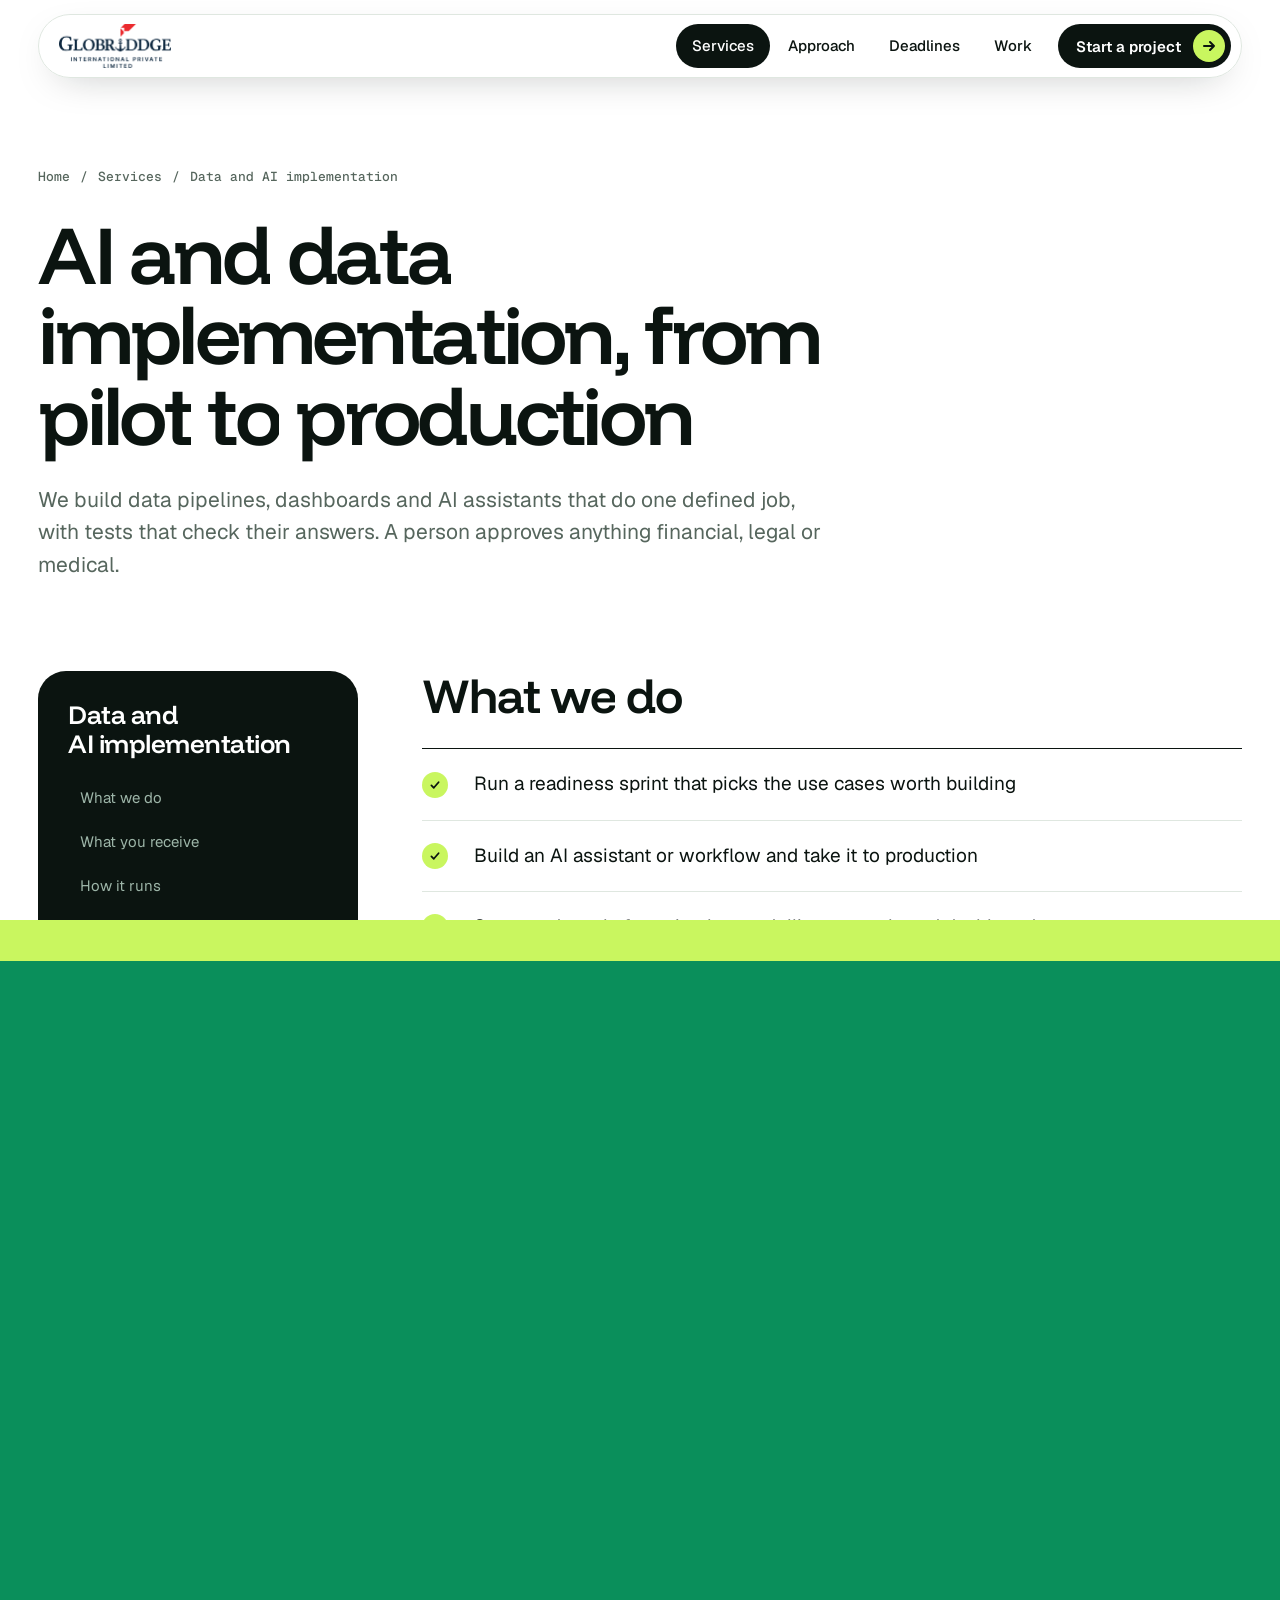
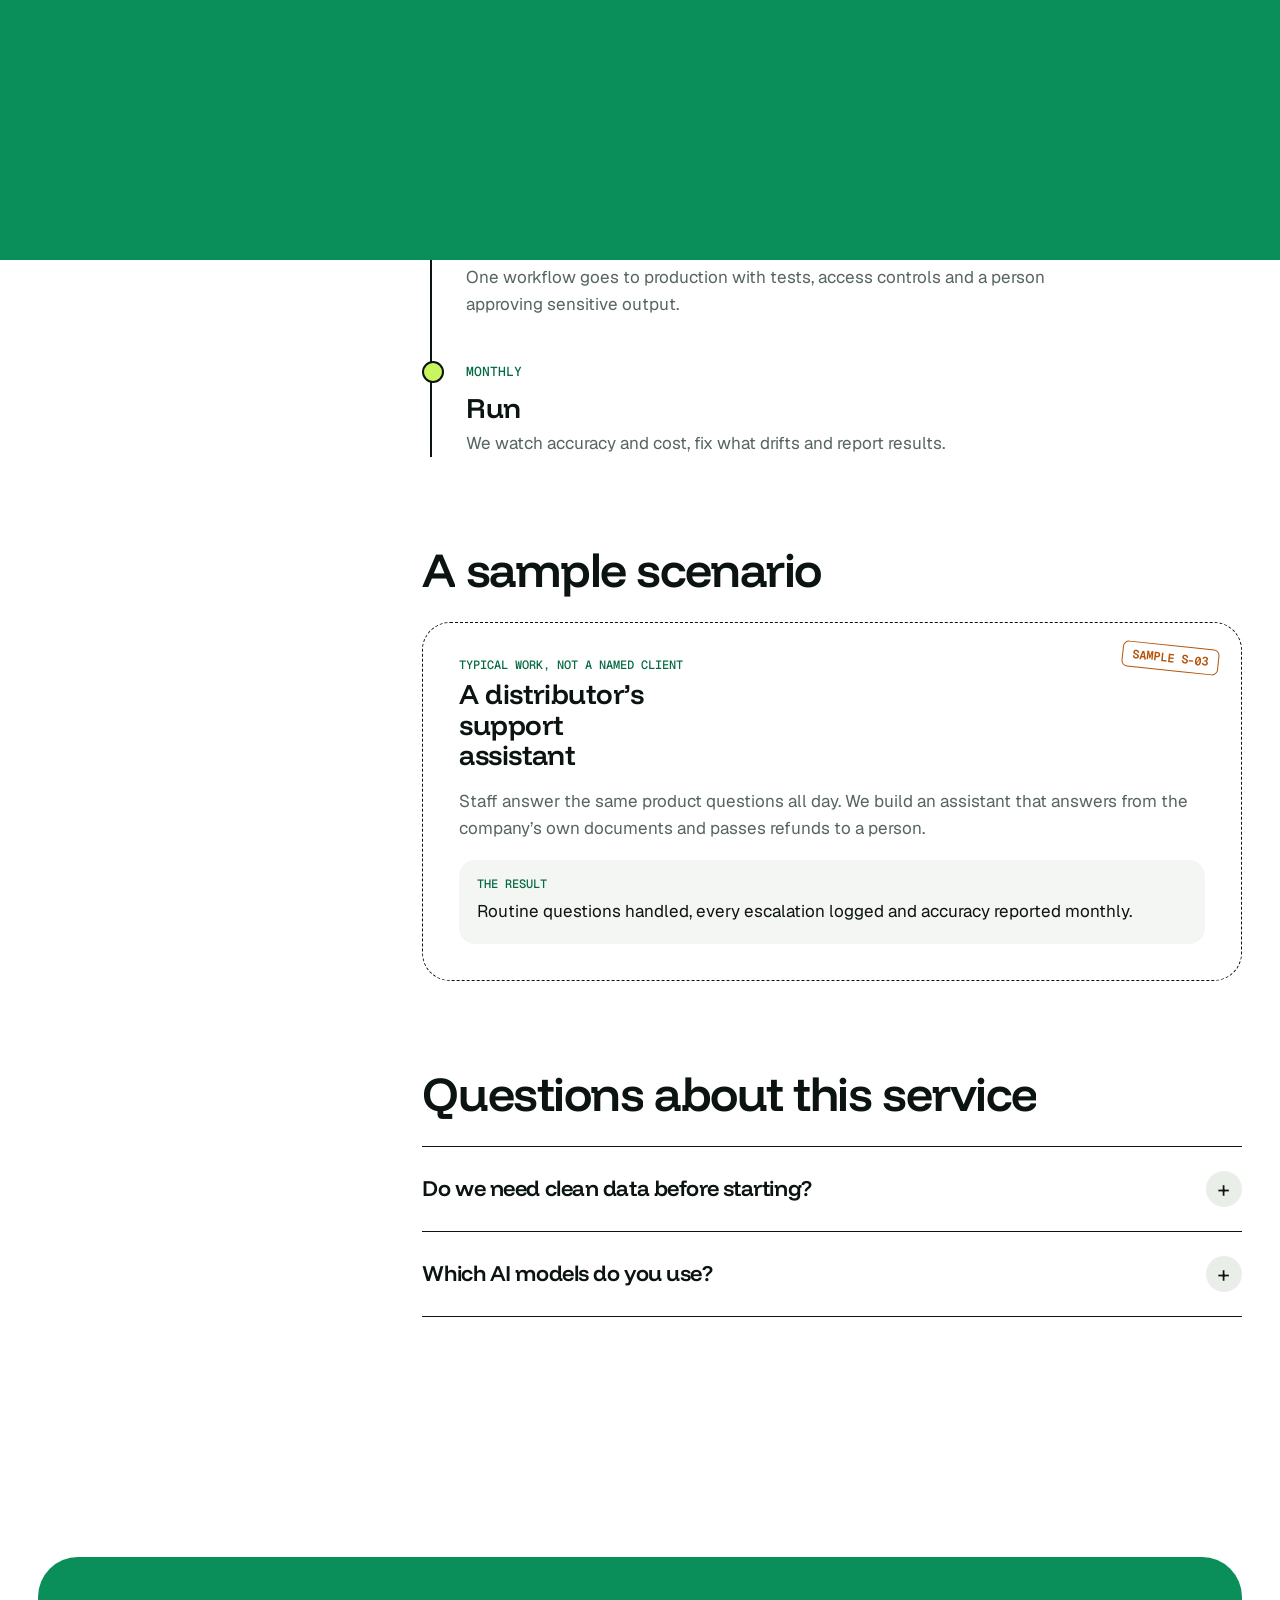
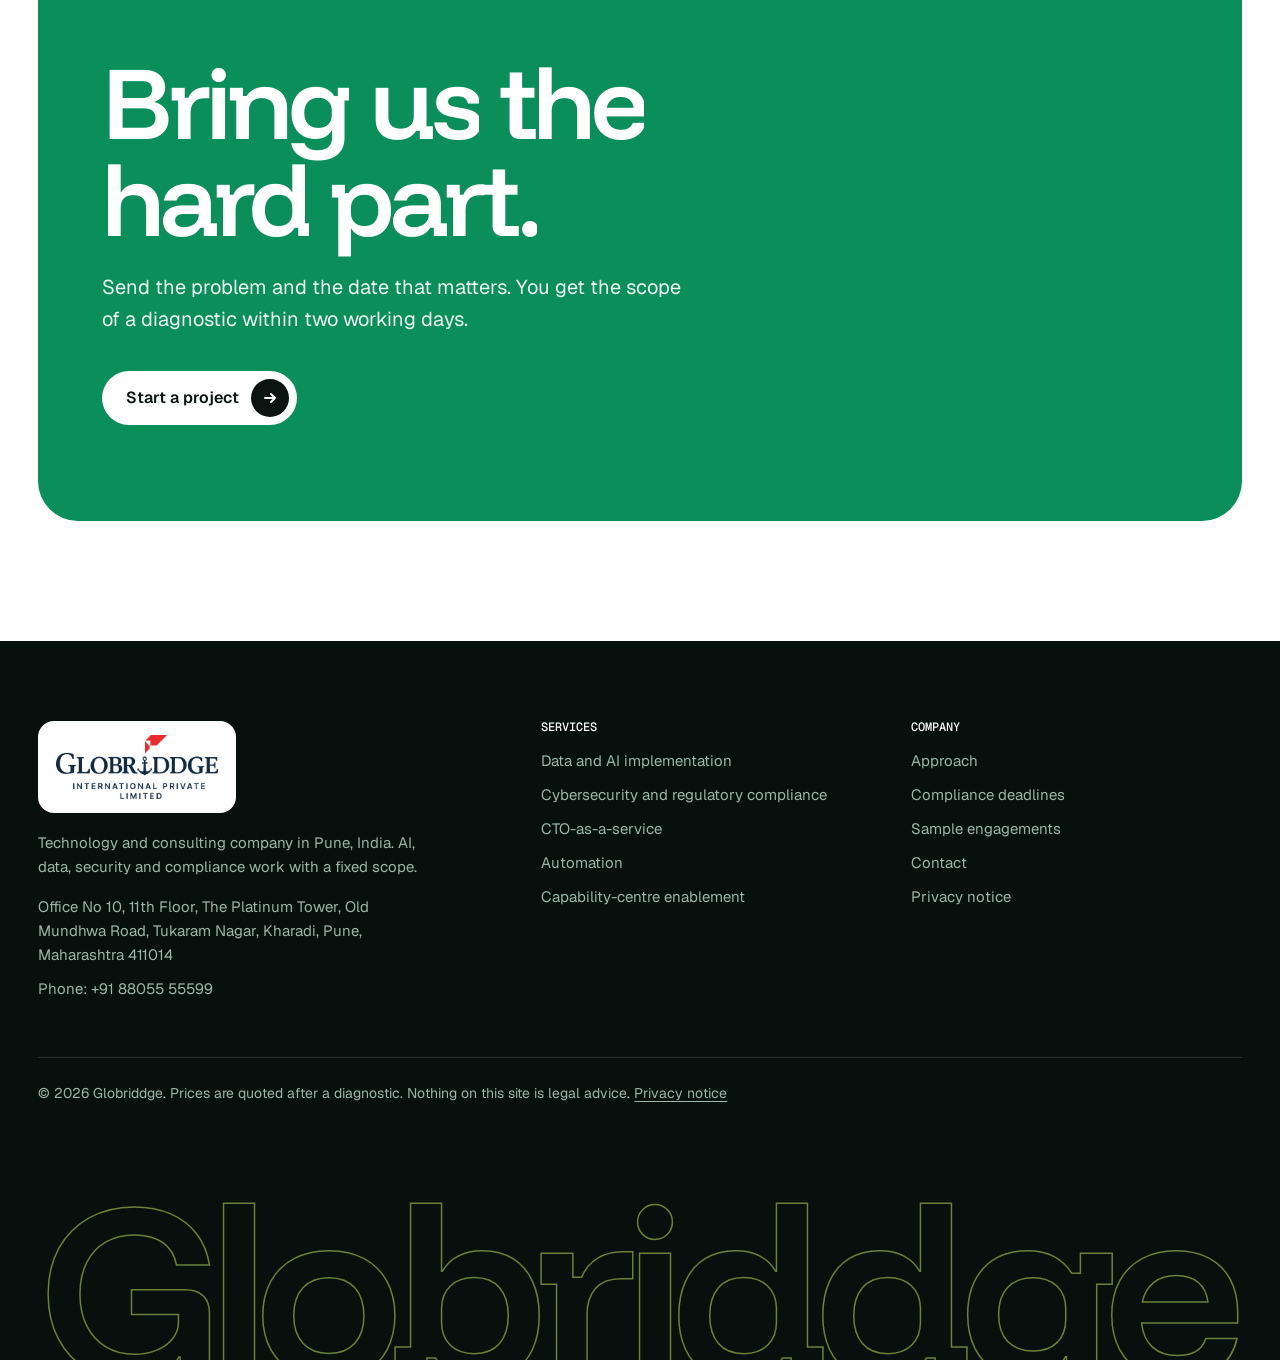
<file: data-ai-implementation.html>
<!doctype html>
<html lang="en-IN">
<head>
<meta charset="utf-8">
<meta name="viewport" content="width=device-width, initial-scale=1, viewport-fit=cover">
<title>AI and Data Implementation Services, Pune | Globriddge</title>
<meta name="description" content="AI assistants, data pipelines and dashboards taken from pilot to production, with tests that check every answer. Technology consulting from Pune, India.">
<meta name="robots" content="index, follow, max-image-preview:large">
<link rel="canonical" href="https://globparth.github.io/glob_website/data-ai-implementation.html">
<meta name="theme-color" content="#FFFFFF">
<meta name="geo.region" content="IN-MH">
<meta name="geo.placename" content="Pune">
<meta property="og:type" content="website">
<meta property="og:site_name" content="Globriddge">
<meta property="og:locale" content="en_IN">
<meta property="og:title" content="AI and Data Implementation Services, Pune | Globriddge">
<meta property="og:description" content="AI assistants, data pipelines and dashboards taken from pilot to production, with tests that check every answer. Technology consulting from Pune, India.">
<meta property="og:url" content="https://globparth.github.io/glob_website/data-ai-implementation.html">
<meta property="og:image" content="https://globparth.github.io/glob_website/og-image.png">
<meta property="og:image:width" content="1200">
<meta property="og:image:height" content="630">
<meta name="twitter:card" content="summary_large_image">
<meta name="twitter:title" content="AI and Data Implementation Services, Pune | Globriddge">
<meta name="twitter:description" content="AI assistants, data pipelines and dashboards taken from pilot to production, with tests that check every answer. Technology consulting from Pune, India.">
<meta name="twitter:image" content="https://globparth.github.io/glob_website/og-image.png">
<link rel="icon" href="favicon.svg" type="image/svg+xml">
<link rel="icon" href="data:image/svg+xml,%3Csvg xmlns='http://www.w3.org/2000/svg' viewBox='0 0 40 40'%3E%3Crect width='40' height='40' rx='12' fill='%230B1410'/%3E%3Cpath d='M6 29 14 17 20 24 27 11 34 29' fill='none' stroke='%23C9F65F' stroke-width='3.2' stroke-linecap='round' stroke-linejoin='round'/%3E%3C/svg%3E">
<link rel="apple-touch-icon" href="logo.png">
<link rel="preload" href="fonts/funnel-display-latin-wght-normal.woff2" as="font" type="font/woff2" crossorigin>
<link rel="preload" href="fonts/geist-latin-wght-normal.woff2" as="font" type="font/woff2" crossorigin>
<link rel="stylesheet" href="style.css?v=1794914275">
<script>try{if(sessionStorage.getItem("gbT"))document.documentElement.className="arriving pre"}catch(e){}</script>
<script type="application/ld+json">{"@context": "https://schema.org", "@graph": [{"@type": ["ProfessionalService", "Organization"], "@id": "https://globparth.github.io/glob_website/#organization", "name": "Globriddge", "url": "https://globparth.github.io/glob_website/", "logo": {"@type": "ImageObject", "url": "https://globparth.github.io/glob_website/logo.png", "width": 512, "height": 512}, "image": "https://globparth.github.io/glob_website/og-image.png", "description": "Globriddge turns deadlines and backlogs into finished AI, data and security systems for mid-sized companies, regulated Indian institutions and global firms building in India.", "telephone": "+918805555599", "address": {"@type": "PostalAddress", "streetAddress": "Office No 10, 11th Floor, The Platinum Tower, Old Mundhwa Road, Tukaram Nagar, Kharadi", "addressLocality": "Pune", "addressRegion": "Maharashtra", "postalCode": "411014", "addressCountry": "IN"}, "geo": {"@type": "GeoCoordinates", "latitude": 18.52, "longitude": 73.86}, "areaServed": [{"@type": "Country", "name": "India"}, {"@type": "Place", "name": "Worldwide"}], "hasOfferCatalog": {"@type": "OfferCatalog", "name": "Services", "itemListElement": [{"@type": "Offer", "itemOffered": {"@type": "Service", "name": "Data and AI implementation", "description": "AI assistants, data pipelines and dashboards taken from pilot to production, with tests that check every answer. Technology consulting from Pune, India.", "url": "https://globparth.github.io/glob_website/data-ai-implementation.html"}}, {"@type": "Offer", "itemOffered": {"@type": "Service", "name": "Cybersecurity and regulatory compliance", "description": "Readiness for India’s DPDP Rules, RBI cyber directions for urban co-operative banks and the SEBI cyber framework: gap reports, evidence packs and managed compliance.", "url": "https://globparth.github.io/glob_website/cybersecurity-compliance.html"}}, {"@type": "Offer", "itemOffered": {"@type": "Service", "name": "CTO-as-a-service", "description": "A senior technology leader by the month: architecture reviews, vendor and hiring decisions, cost control and technical due diligence for investors.", "url": "https://globparth.github.io/glob_website/cto-as-a-service.html"}}, {"@type": "Offer", "itemOffered": {"@type": "Service", "name": "Automation", "description": "Document, workflow and back-office automation with human approval steps. We measure hours before we start, so the saving is a number and not a guess.", "url": "https://globparth.github.io/glob_website/business-automation.html"}}, {"@type": "Offer", "itemOffered": {"@type": "Service", "name": "Capability-centre enablement", "description": "Set-up support, engineering pods and onboarding for companies building a Global Capability Centre (GCC) in India: cloud, security baseline and hiring.", "url": "https://globparth.github.io/glob_website/capability-centre-enablement.html"}}]}}, {"@type": "WebSite", "@id": "https://globparth.github.io/glob_website/#website", "url": "https://globparth.github.io/glob_website/", "name": "Globriddge", "publisher": {"@id": "https://globparth.github.io/glob_website/#organization"}, "inLanguage": "en-IN"}, {"@type": "Service", "name": "Data and AI implementation", "description": "AI assistants, data pipelines and dashboards taken from pilot to production, with tests that check every answer. Technology consulting from Pune, India.", "provider": {"@id": "https://globparth.github.io/glob_website/#organization"}, "areaServed": "IN", "url": "https://globparth.github.io/glob_website/data-ai-implementation.html"}, {"@type": "BreadcrumbList", "itemListElement": [{"@type": "ListItem", "position": 1, "name": "Home", "item": "https://globparth.github.io/glob_website/"}, {"@type": "ListItem", "position": 2, "name": "Services", "item": "https://globparth.github.io/glob_website/services.html"}, {"@type": "ListItem", "position": 3, "name": "Data and AI implementation"}]}, {"@type": "FAQPage", "mainEntity": [{"@type": "Question", "name": "Do we need clean data before starting?", "acceptedAnswer": {"@type": "Answer", "text": "No. The readiness sprint finds what data you have, what state it is in and what must be fixed first."}}, {"@type": "Question", "name": "Which AI models do you use?", "acceptedAnswer": {"@type": "Answer", "text": "We choose the model after testing on your own examples, and we design the system so the model can be changed later."}}]}]}</script>
</head>
<body>
<a class="skip" href="#main">Skip to content</a><div class="curtain" aria-hidden="true"></div><header class="nav" id="nav"><div class="wrap"><div class="pill"><a class="logo" href="index.html" aria-label="Globriddge, home"><img src="brand-logo.png" alt="Globriddge International Private Limited" width="904" height="357"></a><button class="burger" id="burger" aria-expanded="false" aria-controls="menu" aria-label="Open menu"><svg viewBox="0 0 24 24" fill="none" stroke="currentColor" stroke-width="2" stroke-linecap="round"><path d="M4 8h16M4 16h16"/></svg></button><nav class="menu" id="menu" aria-label="Main"><a href="services.html" aria-current="page">Services</a><a href="approach.html">Approach</a><a href="deadlines.html">Deadlines</a><a href="work.html">Work</a><a class="btn " href="contact.html">Start a project<i><svg viewBox="0 0 16 16" fill="none" stroke="currentColor" stroke-width="2" stroke-linecap="round" stroke-linejoin="round" aria-hidden="true"><path d="M3 8h10M9 4l4 4-4 4"/></svg></i></a></nav></div></div></header><main id="main"><section class="phero"><div class="wrap"><nav class="crumb" aria-label="Breadcrumb"><a href="index.html">Home</a><span>/</span><a href="services.html">Services</a><span>/</span><span>Data and AI implementation</span></nav><h1 data-words>AI and data implementation, from pilot to production</h1><p class="lede">We build data pipelines, dashboards and AI assistants that do one defined job, with tests that check their answers. A person approves anything financial, legal or medical.</p></div></section><section class="sec" style="padding-top:20px"><div class="wrap lay"><aside class="side"><h2>Data and AI implementation</h2><ul><li><a href="#do">What we do</a></li><li><a href="#get">What you receive</a></li><li><a href="#run">How it runs</a></li><li><a href="#sample">Sample scenario</a></li><li><a href="#qa">Questions</a></li></ul><a class="btn lt" href="contact.html?svc=ai">Discuss scope<i><svg viewBox="0 0 16 16" fill="none" stroke="currentColor" stroke-width="2" stroke-linecap="round" stroke-linejoin="round" aria-hidden="true"><path d="M3 8h10M9 4l4 4-4 4"/></svg></i></a></aside><div class="blocks"><section id="do"><h2 data-words>What we do</h2><ul class="check"><li>Run a readiness sprint that picks the use cases worth building</li><li>Build an AI assistant or workflow and take it to production</li><li>Set up a data platform: intake, modelling, controls and dashboards</li><li>Run and improve the system every month</li></ul></section><section id="get"><h2 data-words>What you receive</h2><ul class="check"><li>A working system inside your own environment</li><li>A test set that checks every answer before release</li><li>Written handover so your team can run it</li><li>A monthly results report</li></ul></section><section id="run"><h2 data-words>How it runs</h2><div class="steps"><div class="sstep"><span class="t">3 WEEKS</span><h3>Readiness sprint</h3><p>We audit your data, list the use cases and rank them by value and risk.</p></div><div class="sstep"><span class="t">6 TO 12 WEEKS</span><h3>Build</h3><p>One workflow goes to production with tests, access controls and a person approving sensitive output.</p></div><div class="sstep"><span class="t">MONTHLY</span><h3>Run</h3><p>We watch accuracy and cost, fix what drifts and report results.</p></div></div></section><section id="sample"><h2 data-words>A sample scenario</h2><article class="case"><span class="stamp">SAMPLE S-03</span><div><span class="lab">TYPICAL WORK, NOT A NAMED CLIENT</span><h3>A distributor’s support assistant</h3></div><p>Staff answer the same product questions all day. We build an assistant that answers from the company’s own documents and passes refunds to a person.</p><div class="res"><span class="lab">THE RESULT</span><p>Routine questions handled, every escalation logged and accuracy reported monthly.</p></div></article></section><section id="qa"><h2 data-words>Questions about this service</h2><div><details><summary>Do we need clean data before starting?</summary><p>No. The readiness sprint finds what data you have, what state it is in and what must be fixed first.</p></details><details><summary>Which AI models do you use?</summary><p>We choose the model after testing on your own examples, and we design the system so the model can be changed later.</p></details></div></section></div></div></section><section class="sec"><div class="wrap"><div class="cpanel"><div class="rings" aria-hidden="true"><i></i><i></i><i></i></div><h2 data-words>Bring us the hard part.</h2><p>Send the problem and the date that matters. You get the scope of a diagnostic within two working days.</p><div class="cta"><a class="btn lt" href="contact.html?svc=ai">Start a project<i><svg viewBox="0 0 16 16" fill="none" stroke="currentColor" stroke-width="2" stroke-linecap="round" stroke-linejoin="round" aria-hidden="true"><path d="M3 8h10M9 4l4 4-4 4"/></svg></i></a></div></div></div></section></main><footer><div class="wrap"><div class="fg"><div><a class="logo chip" href="index.html"><img src="brand-logo.png" alt="Globriddge International Private Limited" width="904" height="357"></a><p style="margin-top:18px;max-width:38ch">Technology and consulting company in Pune, India. AI, data, security and compliance work with a fixed scope.</p><p style="margin-top:16px;max-width:38ch">Office No 10, 11th Floor, The Platinum Tower, Old Mundhwa Road, Tukaram Nagar, Kharadi, Pune, Maharashtra 411014</p><p style="margin-top:10px">Phone: +91 88055 55599</p></div><div><h4>SERVICES</h4><ul><li><a href="data-ai-implementation.html">Data and AI implementation</a></li><li><a href="cybersecurity-compliance.html">Cybersecurity and regulatory compliance</a></li><li><a href="cto-as-a-service.html">CTO-as-a-service</a></li><li><a href="business-automation.html">Automation</a></li><li><a href="capability-centre-enablement.html">Capability-centre enablement</a></li></ul></div><div><h4>COMPANY</h4><ul><li><a href="approach.html">Approach</a></li><li><a href="deadlines.html">Compliance deadlines</a></li><li><a href="work.html">Sample engagements</a></li><li><a href="contact.html">Contact</a></li><li><a href="privacy.html">Privacy notice</a></li></ul></div></div><div class="legal"><p>© <span class="yr">2026</span> Globriddge. Prices are quoted after a diagnostic. Nothing on this site is legal advice. <a href="privacy.html">Privacy notice</a></p></div><div class="mark" aria-hidden="true">Globriddge</div></div></footer>
<script src="main.js?v=1794914275"></script>
</body>
</html>
</file>
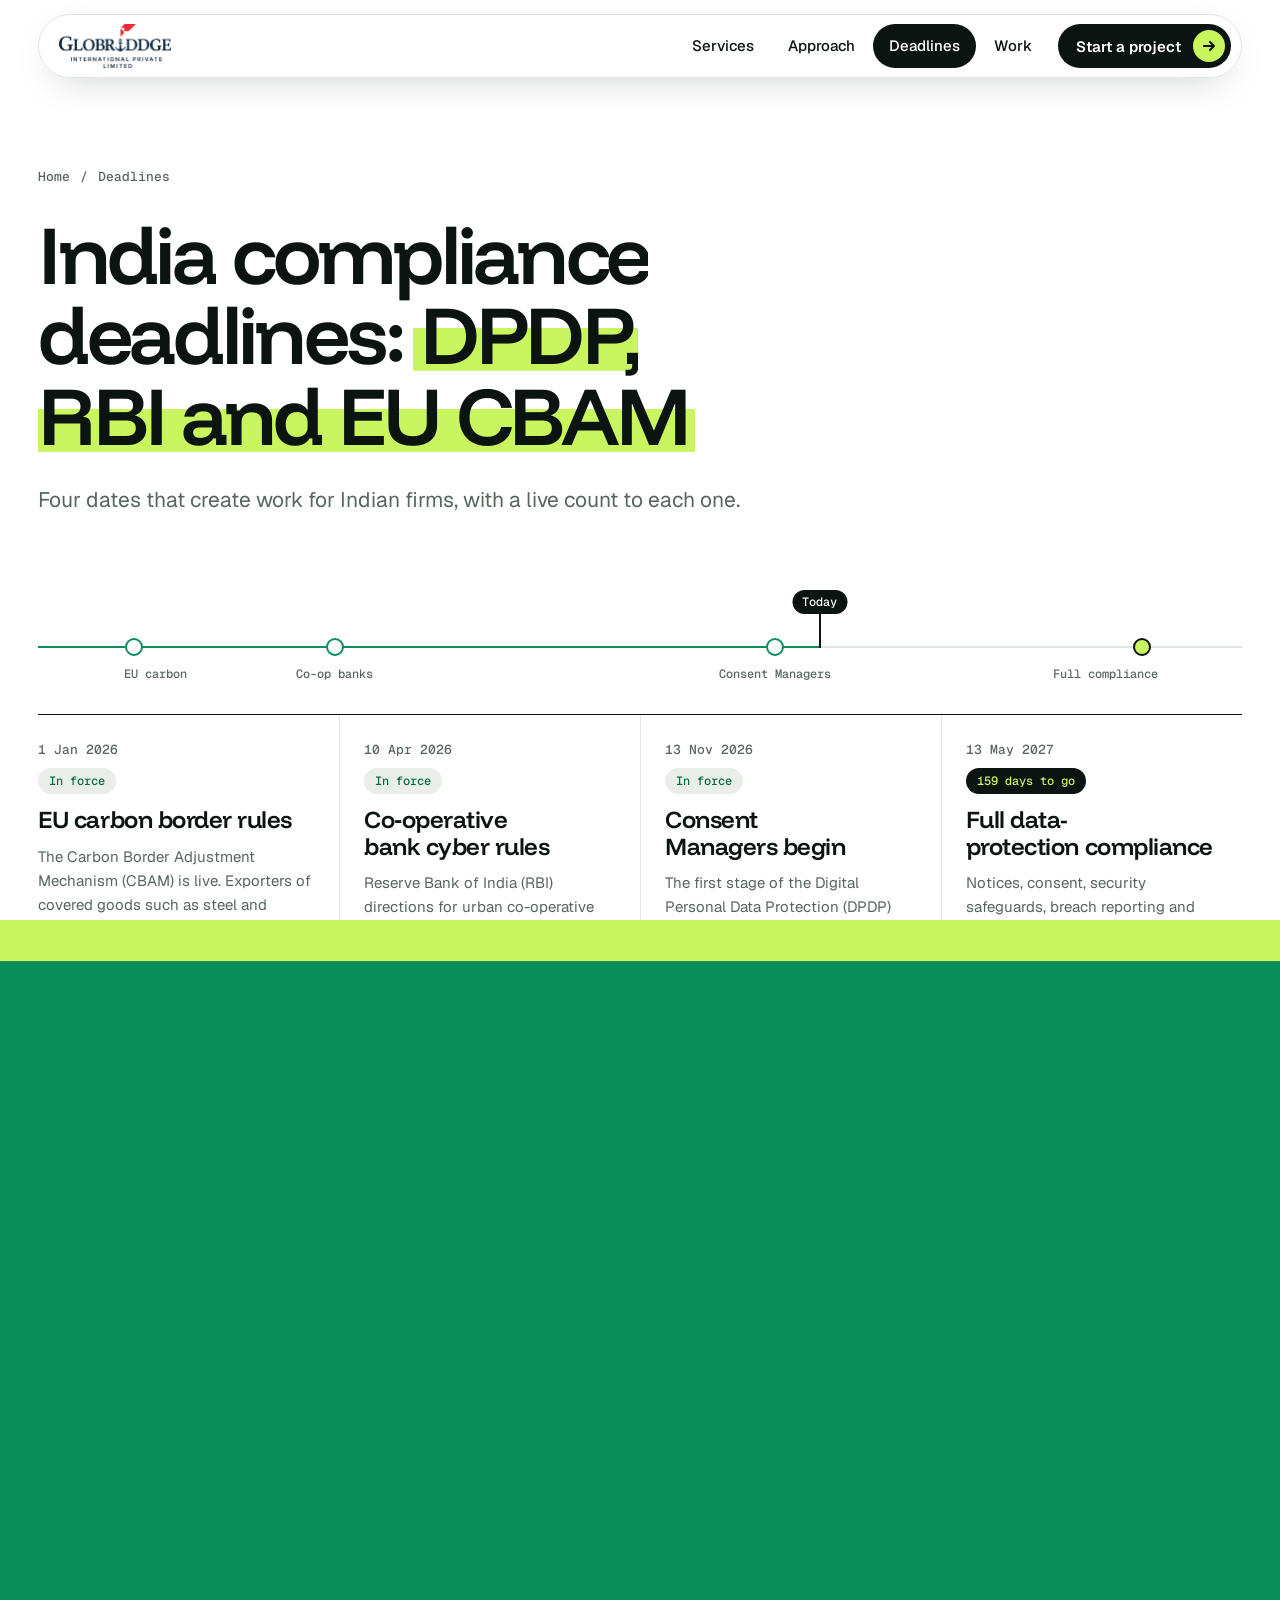
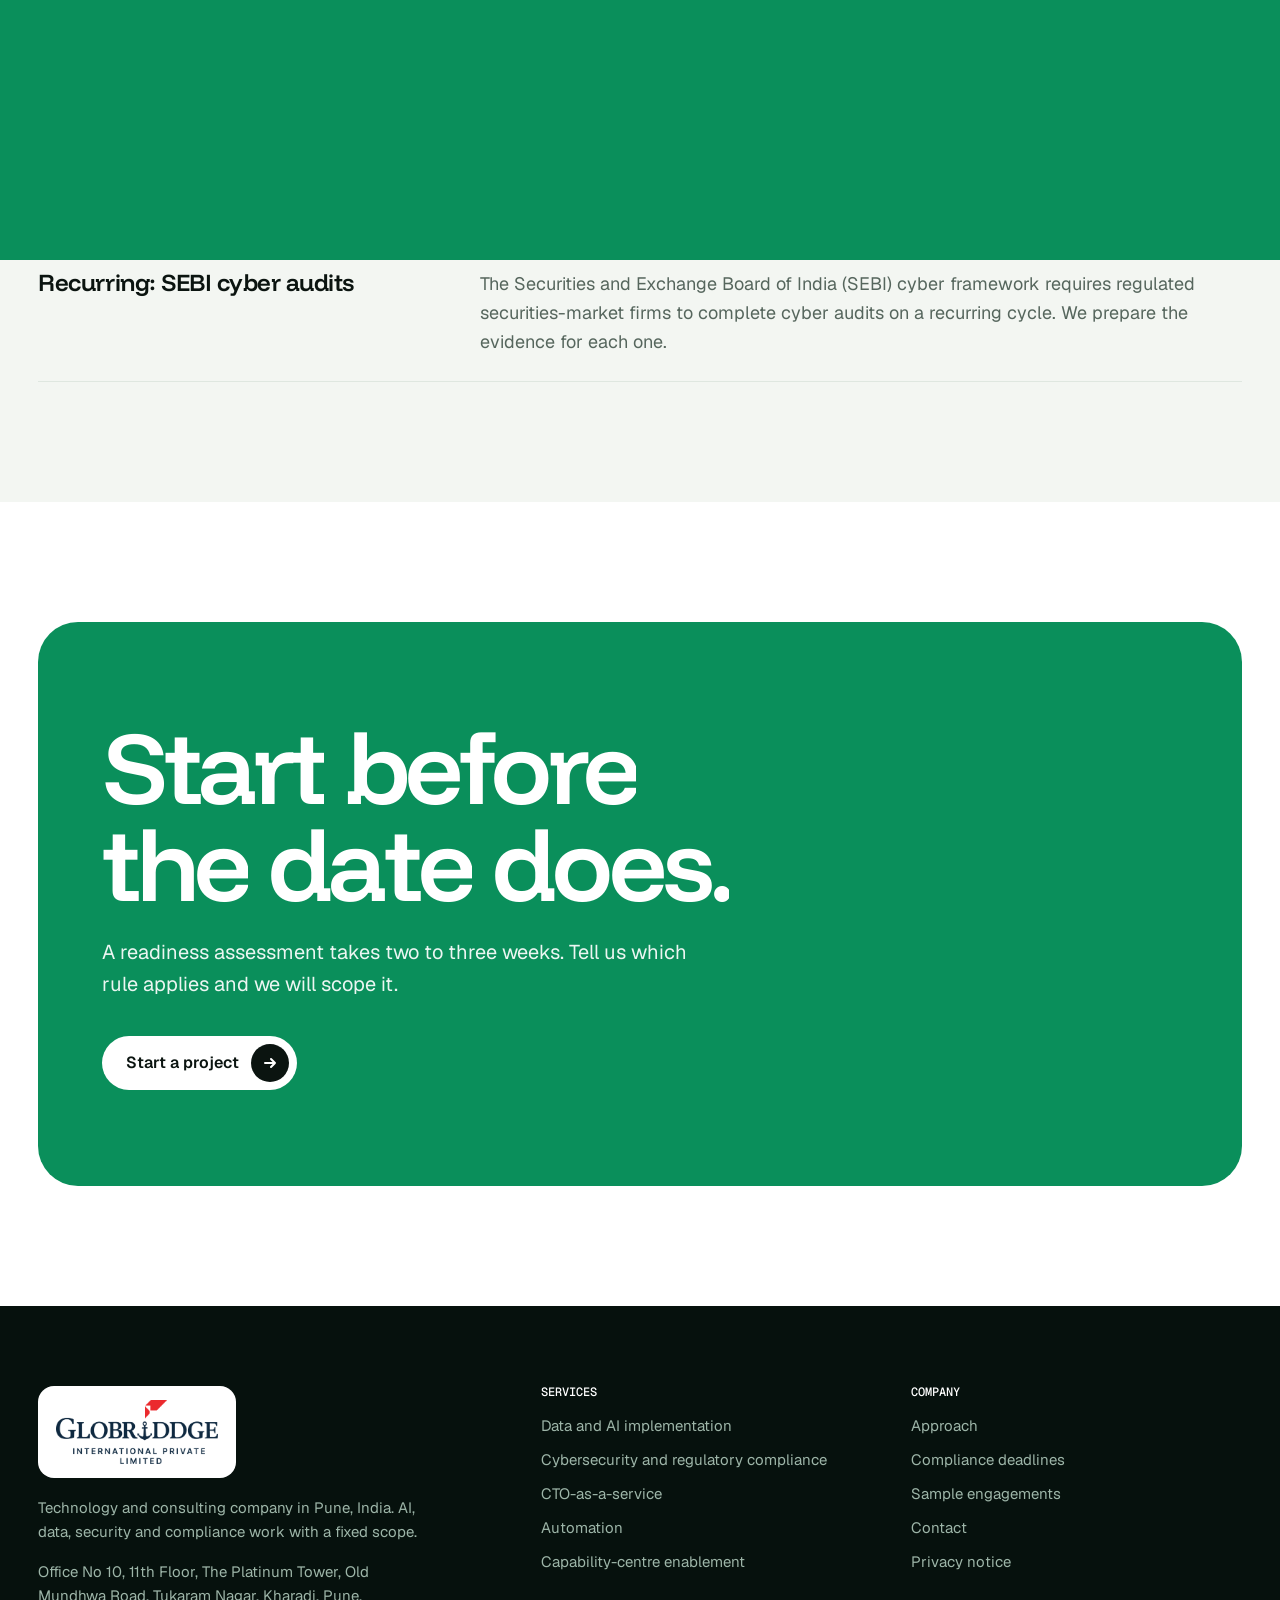
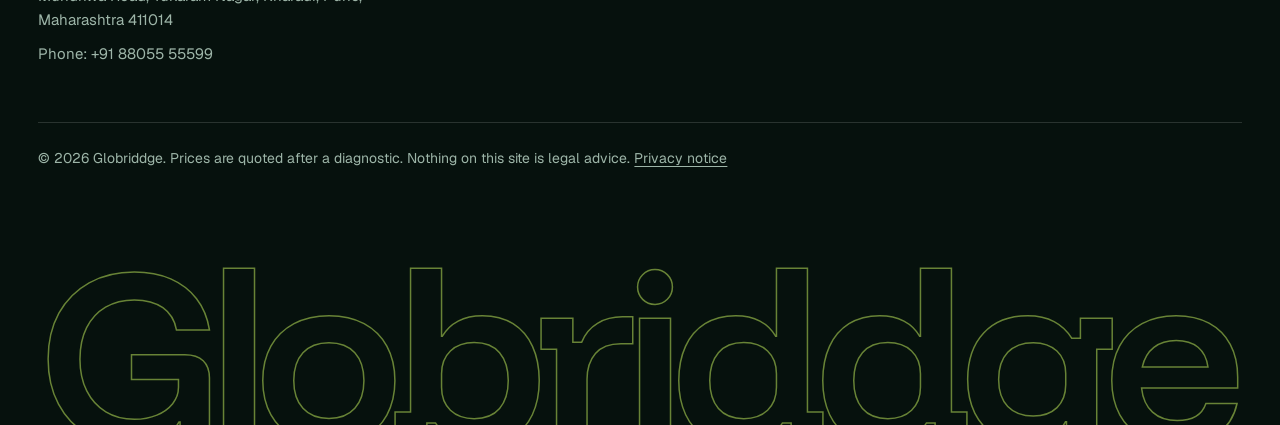
<file: deadlines.html>
<!doctype html>
<html lang="en-IN">
<head>
<meta charset="utf-8">
<meta name="viewport" content="width=device-width, initial-scale=1, viewport-fit=cover">
<title>India Compliance Deadlines: DPDP, RBI, CBAM | Globriddge</title>
<meta name="description" content="Key compliance dates for Indian firms: DPDP Rules (13 Nov 2026 and 13 May 2027), RBI cyber directions for urban co-operative banks, and EU CBAM for exporters.">
<meta name="robots" content="index, follow, max-image-preview:large">
<link rel="canonical" href="https://globparth.github.io/glob_website/deadlines.html">
<meta name="theme-color" content="#FFFFFF">
<meta name="geo.region" content="IN-MH">
<meta name="geo.placename" content="Pune">
<meta property="og:type" content="website">
<meta property="og:site_name" content="Globriddge">
<meta property="og:locale" content="en_IN">
<meta property="og:title" content="India Compliance Deadlines: DPDP, RBI, CBAM | Globriddge">
<meta property="og:description" content="Key compliance dates for Indian firms: DPDP Rules (13 Nov 2026 and 13 May 2027), RBI cyber directions for urban co-operative banks, and EU CBAM for exporters.">
<meta property="og:url" content="https://globparth.github.io/glob_website/deadlines.html">
<meta property="og:image" content="https://globparth.github.io/glob_website/og-image.png">
<meta property="og:image:width" content="1200">
<meta property="og:image:height" content="630">
<meta name="twitter:card" content="summary_large_image">
<meta name="twitter:title" content="India Compliance Deadlines: DPDP, RBI, CBAM | Globriddge">
<meta name="twitter:description" content="Key compliance dates for Indian firms: DPDP Rules (13 Nov 2026 and 13 May 2027), RBI cyber directions for urban co-operative banks, and EU CBAM for exporters.">
<meta name="twitter:image" content="https://globparth.github.io/glob_website/og-image.png">
<link rel="icon" href="favicon.svg" type="image/svg+xml">
<link rel="icon" href="data:image/svg+xml,%3Csvg xmlns='http://www.w3.org/2000/svg' viewBox='0 0 40 40'%3E%3Crect width='40' height='40' rx='12' fill='%230B1410'/%3E%3Cpath d='M6 29 14 17 20 24 27 11 34 29' fill='none' stroke='%23C9F65F' stroke-width='3.2' stroke-linecap='round' stroke-linejoin='round'/%3E%3C/svg%3E">
<link rel="apple-touch-icon" href="logo.png">
<link rel="preload" href="fonts/funnel-display-latin-wght-normal.woff2" as="font" type="font/woff2" crossorigin>
<link rel="preload" href="fonts/geist-latin-wght-normal.woff2" as="font" type="font/woff2" crossorigin>
<link rel="stylesheet" href="style.css?v=1794914275">
<script>try{if(sessionStorage.getItem("gbT"))document.documentElement.className="arriving pre"}catch(e){}</script>
<script type="application/ld+json">{"@context": "https://schema.org", "@graph": [{"@type": ["ProfessionalService", "Organization"], "@id": "https://globparth.github.io/glob_website/#organization", "name": "Globriddge", "url": "https://globparth.github.io/glob_website/", "logo": {"@type": "ImageObject", "url": "https://globparth.github.io/glob_website/logo.png", "width": 512, "height": 512}, "image": "https://globparth.github.io/glob_website/og-image.png", "description": "Globriddge turns deadlines and backlogs into finished AI, data and security systems for mid-sized companies, regulated Indian institutions and global firms building in India.", "telephone": "+918805555599", "address": {"@type": "PostalAddress", "streetAddress": "Office No 10, 11th Floor, The Platinum Tower, Old Mundhwa Road, Tukaram Nagar, Kharadi", "addressLocality": "Pune", "addressRegion": "Maharashtra", "postalCode": "411014", "addressCountry": "IN"}, "geo": {"@type": "GeoCoordinates", "latitude": 18.52, "longitude": 73.86}, "areaServed": [{"@type": "Country", "name": "India"}, {"@type": "Place", "name": "Worldwide"}], "hasOfferCatalog": {"@type": "OfferCatalog", "name": "Services", "itemListElement": [{"@type": "Offer", "itemOffered": {"@type": "Service", "name": "Data and AI implementation", "description": "AI assistants, data pipelines and dashboards taken from pilot to production, with tests that check every answer. Technology consulting from Pune, India.", "url": "https://globparth.github.io/glob_website/data-ai-implementation.html"}}, {"@type": "Offer", "itemOffered": {"@type": "Service", "name": "Cybersecurity and regulatory compliance", "description": "Readiness for India’s DPDP Rules, RBI cyber directions for urban co-operative banks and the SEBI cyber framework: gap reports, evidence packs and managed compliance.", "url": "https://globparth.github.io/glob_website/cybersecurity-compliance.html"}}, {"@type": "Offer", "itemOffered": {"@type": "Service", "name": "CTO-as-a-service", "description": "A senior technology leader by the month: architecture reviews, vendor and hiring decisions, cost control and technical due diligence for investors.", "url": "https://globparth.github.io/glob_website/cto-as-a-service.html"}}, {"@type": "Offer", "itemOffered": {"@type": "Service", "name": "Automation", "description": "Document, workflow and back-office automation with human approval steps. We measure hours before we start, so the saving is a number and not a guess.", "url": "https://globparth.github.io/glob_website/business-automation.html"}}, {"@type": "Offer", "itemOffered": {"@type": "Service", "name": "Capability-centre enablement", "description": "Set-up support, engineering pods and onboarding for companies building a Global Capability Centre (GCC) in India: cloud, security baseline and hiring.", "url": "https://globparth.github.io/glob_website/capability-centre-enablement.html"}}]}}, {"@type": "WebSite", "@id": "https://globparth.github.io/glob_website/#website", "url": "https://globparth.github.io/glob_website/", "name": "Globriddge", "publisher": {"@id": "https://globparth.github.io/glob_website/#organization"}, "inLanguage": "en-IN"}]}</script>
</head>
<body>
<a class="skip" href="#main">Skip to content</a><div class="curtain" aria-hidden="true"></div><header class="nav" id="nav"><div class="wrap"><div class="pill"><a class="logo" href="index.html" aria-label="Globriddge, home"><img src="brand-logo.png" alt="Globriddge International Private Limited" width="904" height="357"></a><button class="burger" id="burger" aria-expanded="false" aria-controls="menu" aria-label="Open menu"><svg viewBox="0 0 24 24" fill="none" stroke="currentColor" stroke-width="2" stroke-linecap="round"><path d="M4 8h16M4 16h16"/></svg></button><nav class="menu" id="menu" aria-label="Main"><a href="services.html">Services</a><a href="approach.html">Approach</a><a href="deadlines.html" aria-current="page">Deadlines</a><a href="work.html">Work</a><a class="btn " href="contact.html">Start a project<i><svg viewBox="0 0 16 16" fill="none" stroke="currentColor" stroke-width="2" stroke-linecap="round" stroke-linejoin="round" aria-hidden="true"><path d="M3 8h10M9 4l4 4-4 4"/></svg></i></a></nav></div></div></header><main id="main"><section class="phero"><div class="wrap"><nav class="crumb" aria-label="Breadcrumb"><a href="index.html">Home</a><span>/</span><span>Deadlines</span></nav><h1 data-words>India compliance deadlines: <span class="hl">DPDP, RBI and EU CBAM</span></h1><p class="lede">Four dates that create work for Indian firms, with a live count to each one.</p></div></section><section class="sec" style="padding-top:0"><div class="wrap"><div class="tl" id="tl" aria-hidden="true"><div class="base"></div><div class="done"></div><i class="pt first" data-d="2026-01-01"><span>EU carbon</span></i><i class="pt" data-d="2026-04-10"><span>Co-op banks</span></i><i class="pt" data-d="2026-11-13"><span>Consent Managers</span></i><i class="pt last" data-d="2027-05-13"><span>Full compliance</span></i><div class="now"><em>Today</em></div></div><div class="dgrid"><article class="dcard" data-date="2026-01-01"><time>1 Jan 2026</time><span class="st"></span><h3>EU carbon border rules</h3><p>The Carbon Border Adjustment Mechanism (CBAM) is live. Exporters of covered goods such as steel and aluminium need verified emissions data for EU buyers.</p></article><article class="dcard" data-date="2026-04-10"><time>10 Apr 2026</time><span class="st"></span><h3>Co&#8209;operative bank cyber rules</h3><p>Reserve Bank of India (RBI) directions for urban co-operative banks: outsourcing contracts to comply, plus encryption, vulnerability testing and incident reports within six hours.</p></article><article class="dcard" data-date="2026-11-13"><time>13 Nov 2026</time><span class="st"></span><h3>Consent Managers begin</h3><p>The first stage of the Digital Personal Data Protection (DPDP) Rules that firms handling personal data will notice.</p></article><article class="dcard" data-date="2027-05-13"><time>13 May 2027</time><span class="st"></span><h3>Full data-protection compliance</h3><p>Notices, consent, security safeguards, breach reporting and rights requests must all work.</p></article></div><p class="fine">Dates are taken from official notifications as last checked. Confirm the current rules before acting on them. Nothing here is legal advice.</p></div></section><section class="sec soft"><div class="wrap"><div class="head"><span class="eye">WHAT WE DO ABOUT THEM</span><h2 class="h2" data-words>From the rule to the evidence</h2></div><div class="tbl"><div class="tr2"><h3>Gap assessment</h3><p>We compare what you do today with what the rule requires and rank every gap.</p></div><div class="tr2"><h3>Fixes</h3><p>Policies, notices, consent records and security controls, written and set up.</p></div><div class="tr2"><h3>Evidence pack</h3><p>A folder your approved (empanelled) auditor can review. The auditor signs, not us.</p></div><div class="tr2"><h3>Monthly upkeep</h3><p>Rights requests, vendor reviews and drills handled every month after the date.</p></div><div class="tr2"><h3>Recurring: SEBI cyber audits</h3><p>The Securities and Exchange Board of India (SEBI) cyber framework requires regulated securities-market firms to complete cyber audits on a recurring cycle. We prepare the evidence for each one.</p></div></div></div></section><section class="sec"><div class="wrap"><div class="cpanel"><div class="rings" aria-hidden="true"><i></i><i></i><i></i></div><h2 data-words>Start before the date does.</h2><p>A readiness assessment takes two to three weeks. Tell us which rule applies and we will scope it.</p><div class="cta"><a class="btn lt" href="contact.html?svc=sec">Start a project<i><svg viewBox="0 0 16 16" fill="none" stroke="currentColor" stroke-width="2" stroke-linecap="round" stroke-linejoin="round" aria-hidden="true"><path d="M3 8h10M9 4l4 4-4 4"/></svg></i></a></div></div></div></section></main><footer><div class="wrap"><div class="fg"><div><a class="logo chip" href="index.html"><img src="brand-logo.png" alt="Globriddge International Private Limited" width="904" height="357"></a><p style="margin-top:18px;max-width:38ch">Technology and consulting company in Pune, India. AI, data, security and compliance work with a fixed scope.</p><p style="margin-top:16px;max-width:38ch">Office No 10, 11th Floor, The Platinum Tower, Old Mundhwa Road, Tukaram Nagar, Kharadi, Pune, Maharashtra 411014</p><p style="margin-top:10px">Phone: +91 88055 55599</p></div><div><h4>SERVICES</h4><ul><li><a href="data-ai-implementation.html">Data and AI implementation</a></li><li><a href="cybersecurity-compliance.html">Cybersecurity and regulatory compliance</a></li><li><a href="cto-as-a-service.html">CTO-as-a-service</a></li><li><a href="business-automation.html">Automation</a></li><li><a href="capability-centre-enablement.html">Capability-centre enablement</a></li></ul></div><div><h4>COMPANY</h4><ul><li><a href="approach.html">Approach</a></li><li><a href="deadlines.html">Compliance deadlines</a></li><li><a href="work.html">Sample engagements</a></li><li><a href="contact.html">Contact</a></li><li><a href="privacy.html">Privacy notice</a></li></ul></div></div><div class="legal"><p>© <span class="yr">2026</span> Globriddge. Prices are quoted after a diagnostic. Nothing on this site is legal advice. <a href="privacy.html">Privacy notice</a></p></div><div class="mark" aria-hidden="true">Globriddge</div></div></footer>
<script src="main.js?v=1794914275"></script>
</body>
</html>
</file>
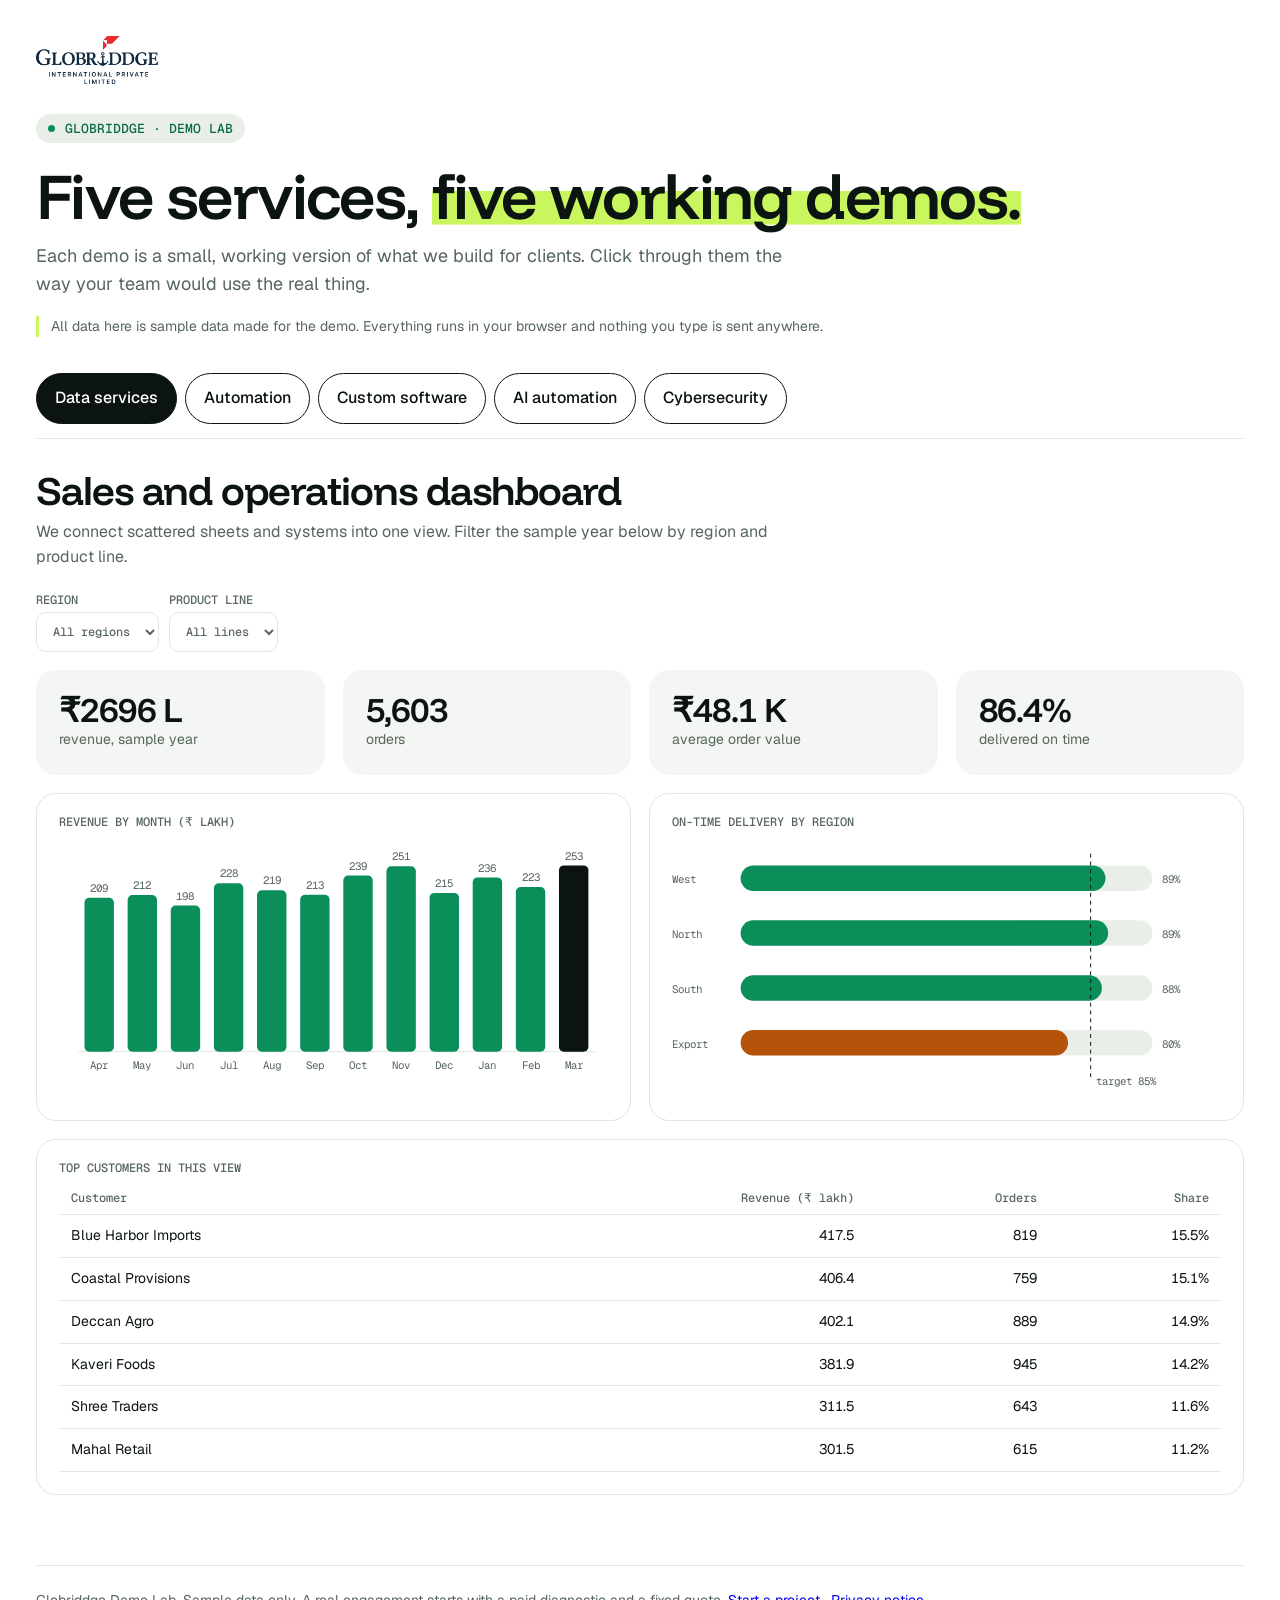
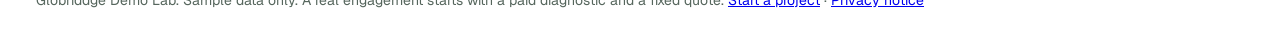
<file: demos.html>
<!doctype html>
<html lang="en-IN">
<head>
<meta charset="utf-8">
<meta name="viewport" content="width=device-width, initial-scale=1, viewport-fit=cover">
<title>Demo Lab: Five Working Service Demos | Globriddge</title>
<meta name="description" content="Try five working demos from Globriddge: a data dashboard, invoice automation, an order tracker, a document assistant and a data-protection readiness check.">
<link rel="canonical" href="https://globparth.github.io/glob_website/demos.html">
<link rel="icon" href="favicon.svg" type="image/svg+xml">
<style>
@font-face{font-family:'Funnel Display';src:url(fonts/funnel-display-latin-wght-normal.woff2) format('woff2');font-weight:300 800;font-display:swap}
@font-face{font-family:'Geist';src:url(fonts/geist-latin-wght-normal.woff2) format('woff2');font-weight:100 900;font-display:swap}
@font-face{font-family:'Geist Mono';src:url(fonts/geist-mono-latin-wght-normal.woff2) format('woff2');font-weight:100 900;font-display:swap}
/* Layout: one working bench. A tab rail picks the service; each demo is a real, clickable tool on sample data. Single light look, same emerald and lime as the Globriddge site. */
:root{--bg:#FFFFFF;--soft:#F3F6F2;--soft2:#E9EFE8;--ink:#0B1410;--muted:#56665D;--line:#DFE7E0;--acc:#0A8F5B;--acc-d:#066B43;--hi:#C9F65F;--warn:#B45309;--bad:#B42318;--dark:#06110D;
--display:'Funnel Display','Helvetica Neue',Arial,sans-serif;--body:'Geist','Helvetica Neue',Arial,sans-serif;--mono:'Geist Mono',ui-monospace,Menlo,Consolas,monospace;color-scheme:light}
*{box-sizing:border-box}
body{margin:0;background:var(--bg);color:var(--ink);font:16px/1.55 var(--body);-webkit-font-smoothing:antialiased}
h1,h2,h3{font-family:var(--display);font-weight:600;letter-spacing:-.025em;line-height:1.08;margin:0;text-wrap:balance}
p{margin:0}button,input,select,textarea{font:inherit;color:inherit}
[hidden]{display:none!important}
:focus-visible{outline:2.5px solid var(--acc);outline-offset:2px;border-radius:8px}
.wrap{max-width:1240px;margin:0 auto;padding-left:max(16px,env(safe-area-inset-left,0px));padding-right:max(16px,env(safe-area-inset-right,0px))}
header{padding-block:36px 22px}
.brand{font:500 13px/1 var(--mono);color:var(--acc-d);display:inline-flex;gap:10px;align-items:center;background:var(--soft2);padding:8px 12px;border-radius:999px}
.brand::before{content:"";width:7px;height:7px;border-radius:50%;background:var(--acc)}
h1{font-size:clamp(34px,5.4vw,64px);margin:18px 0 12px}
.hl{background:linear-gradient(var(--hi),var(--hi)) no-repeat 0 78%/100% 42%}
.sub{color:var(--muted);font-size:18px;max-width:64ch}
.notice{margin-top:18px;font-size:14px;color:var(--muted);border-left:3px solid var(--hi);padding-left:12px}
.tabs{display:flex;gap:8px;overflow-x:auto;padding-block:14px;position:sticky;top:0;background:var(--bg);z-index:5;border-bottom:1px solid var(--line)}
.tab{flex:none;padding:12px 18px;border-radius:999px;border:1.5px solid var(--ink);background:none;cursor:pointer;font-weight:500;white-space:nowrap}
.tab[aria-selected="true"]{background:var(--ink);color:#fff}
.panel{padding-block:30px 70px}
.ph{display:grid;gap:8px;margin-bottom:24px}
.ph h2{font-size:clamp(26px,3.4vw,40px)}
.ph p{color:var(--muted);max-width:70ch}
.card{background:#fff;border:1px solid var(--line);border-radius:20px;padding:22px;min-width:0}
.soft{background:var(--soft);border-color:transparent}
.lab{font:500 12px/1 var(--mono);color:var(--muted);display:block;margin-bottom:8px}
.btn{display:inline-flex;align-items:center;gap:8px;padding:12px 20px;border-radius:999px;border:0;background:var(--ink);color:#fff;font-weight:600;cursor:pointer}
.btn:hover{background:var(--acc)}
.btn.sm{padding:8px 14px;font-size:14px}
.btn.ghost{background:none;color:var(--ink);box-shadow:inset 0 0 0 1.5px var(--ink)}
.btn.ghost:hover{background:var(--soft2)}
.pill{display:inline-block;font:500 12px/1 var(--mono);padding:6px 10px;border-radius:999px;background:var(--soft2);color:var(--acc-d)}
.pill.w{background:#FEF3C7;color:var(--warn)}.pill.b{background:#FEE4E2;color:var(--bad)}.pill.g{background:var(--hi);color:var(--ink)}
.grid{display:grid;gap:18px}
.g4{grid-template-columns:repeat(4,1fr)}.g2{grid-template-columns:1fr 1fr}.g3{grid-template-columns:repeat(3,1fr)}.g13{grid-template-columns:340px 1fr}
.kpi b{display:block;font:600 34px/1 var(--display);letter-spacing:-.03em;font-variant-numeric:tabular-nums}
.kpi span{font-size:14px;color:var(--muted)}
.ctl{display:flex;flex-wrap:wrap;gap:10px;margin-bottom:18px;align-items:end}
.ctl label{display:grid;gap:6px;font:500 12px/1 var(--mono);color:var(--muted)}
select,input[type=text],input[type=number],textarea{padding:10px 12px;border:1.5px solid var(--line);border-radius:10px;background:#fff;min-width:0}
select:focus,input:focus,textarea:focus{outline:0;border-color:var(--acc)}
svg text{font-family:var(--mono);font-size:11px;fill:var(--muted)}
.tw{overflow-x:auto}
table{border-collapse:collapse;width:100%;font-size:14px;min-width:520px}
th,td{text-align:left;padding:10px 12px;border-bottom:1px solid var(--line);white-space:nowrap}
th{font:500 12px/1 var(--mono);color:var(--muted)}
td.n,th.n{text-align:right;font-variant-numeric:tabular-nums}
.inv{display:grid;grid-template-columns:1fr auto;gap:6px 14px;padding:14px 0;border-bottom:1px solid var(--line);align-items:center}
.inv b{font-weight:600}.inv small{color:var(--muted);display:block}
.steps{display:flex;gap:6px;flex-wrap:wrap;margin-top:6px}
.sp{font:500 11px/1 var(--mono);padding:5px 8px;border-radius:6px;background:var(--soft2);color:var(--muted)}
.sp.on{background:var(--ink);color:var(--hi)}
.flags{grid-column:1/-1;font-size:14px;color:var(--muted)}
.kan{display:grid;grid-template-columns:repeat(4,minmax(200px,1fr));gap:14px;overflow-x:auto;padding-bottom:8px}
.col{background:var(--soft);border-radius:16px;padding:14px;min-height:220px}
.col h3{font:500 12px/1 var(--mono);color:var(--muted);display:flex;justify-content:space-between;margin-bottom:12px}
.lead{background:#fff;border:1px solid var(--line);border-radius:12px;padding:12px;margin-bottom:10px;display:grid;gap:6px}
.lead b{font-weight:600}.lead small{color:var(--muted)}
.lead div{display:flex;gap:6px}
.mv{border:1px solid var(--line);background:#fff;border-radius:8px;padding:4px 10px;cursor:pointer;font-size:13px}
.mv:hover{background:var(--hi)}
.chat{display:grid;gap:12px;max-height:440px;overflow-y:auto;padding-right:4px}
.msg{padding:14px 16px;border-radius:16px;max-width:92%}
.msg.u{background:var(--ink);color:#fff;justify-self:end}
.msg.a{background:var(--soft)}
.msg .srcs{margin-top:10px;font-size:13px;color:var(--muted);border-top:1px solid var(--line);padding-top:8px}
.chips{display:flex;flex-wrap:wrap;gap:8px;margin:14px 0}
.chip{padding:8px 12px;border-radius:999px;border:1px solid var(--line);background:#fff;cursor:pointer;font-size:14px}
.chip:hover{background:var(--hi)}
.ask{display:grid;grid-template-columns:1fr auto;gap:10px}
.doc{padding:12px 0;border-bottom:1px solid var(--line);font-size:14px}.doc b{display:block}
.qz{display:grid;gap:0}
.qrow{display:grid;grid-template-columns:1fr auto;gap:14px;align-items:center;padding:14px 0;border-bottom:1px solid var(--line)}
.seg{display:flex;border:1.5px solid var(--ink);border-radius:999px;overflow:hidden}
.seg button{border:0;background:none;padding:8px 14px;cursor:pointer;font-size:14px}
.seg button[aria-pressed="true"]{background:var(--ink);color:#fff}
.score{font:600 72px/1 var(--display);letter-spacing:-.04em}
.meter{height:12px;border-radius:999px;background:var(--soft2);overflow:hidden;margin:14px 0}
.meter i{display:block;height:100%;background:var(--acc);width:0;transition:width .6s}
.gap{padding:12px 0;border-bottom:1px solid var(--line);font-size:15px}.gap b{display:block}
footer{border-top:1px solid var(--line);padding-block:24px 40px;color:var(--muted);font-size:14px}
@media (max-width:900px){.g4{grid-template-columns:1fr 1fr}.g2,.g3,.g13{grid-template-columns:1fr}.qrow{grid-template-columns:1fr}}
@media (prefers-reduced-motion:reduce){*{transition:none!important}}
</style>
</head>
<body>


<div class="wrap">
<header>
  <p style="margin-bottom:22px"><a href="index.html" style="display:inline-block"><img src="brand-logo.png" alt="Globriddge International Private Limited" style="height:48px;width:auto;display:block"></a></p>
  <span class="brand">GLOBRIDDGE · DEMO LAB</span>
  <h1>Five services, <span class="hl">five working demos.</span></h1>
  <p class="sub">Each demo is a small, working version of what we build for clients. Click through them the way your team would use the real thing.</p>
  <p class="notice">All data here is sample data made for the demo. Everything runs in your browser and nothing you type is sent anywhere.</p>
</header>
<div class="tabs" role="tablist" aria-label="Demos" id="tabs">
  <button class="tab" role="tab" aria-selected="true" data-p="p-data">Data services</button>
  <button class="tab" role="tab" aria-selected="false" data-p="p-auto">Automation</button>
  <button class="tab" role="tab" aria-selected="false" data-p="p-soft">Custom software</button>
  <button class="tab" role="tab" aria-selected="false" data-p="p-ai">AI automation</button>
  <button class="tab" role="tab" aria-selected="false" data-p="p-sec">Cybersecurity</button>
</div>

<section class="panel" id="p-data" role="tabpanel">
  <div class="ph"><h2>Sales and operations dashboard</h2><p>We connect scattered sheets and systems into one view. Filter the sample year below by region and product line.</p></div>
  <div class="ctl"><label>REGION<select id="d-reg"><option value="all">All regions</option><option>West</option><option>North</option><option>South</option><option>Export</option></select></label>
  <label>PRODUCT LINE<select id="d-prod"><option value="all">All lines</option><option>Grains</option><option>Pulses</option><option>Spices</option></select></label></div>
  <div class="grid g4" id="d-kpi"></div>
  <div class="grid g2" style="margin-top:18px">
    <div class="card"><span class="lab">REVENUE BY MONTH (₹ LAKH)</span><svg id="d-bar" viewBox="0 0 560 260" width="100%" role="img" aria-label="Revenue by month"></svg></div>
    <div class="card"><span class="lab">ON-TIME DELIVERY BY REGION</span><svg id="d-hbar" viewBox="0 0 560 260" width="100%" role="img" aria-label="On-time delivery by region"></svg></div>
  </div>
  <div class="card" style="margin-top:18px"><span class="lab">TOP CUSTOMERS IN THIS VIEW</span><div class="tw"><table id="d-tab"></table></div></div>
</section>

<section class="panel" id="p-auto" role="tabpanel" hidden>
  <div class="ph"><h2>Invoice processing with approvals</h2><p>Incoming invoices are read, checked against purchase orders and tax rules, then routed. Small clean invoices pass automatically. Anything unusual goes to a person.</p></div>
  <div class="ctl"><button class="btn" id="a-run">Run automation</button><button class="btn ghost" id="a-reset">Reset</button><label>AUTO-APPROVE LIMIT (₹)<input type="number" id="a-lim" value="50000" step="5000" min="0"></label></div>
  <div class="grid g13">
    <div class="grid" style="align-content:start">
      <div class="card soft kpi"><b id="a-done">0 / 6</b><span>invoices processed</span></div>
      <div class="card soft kpi"><b id="a-auto">0</b><span>approved without a person</span></div>
      <div class="card soft kpi"><b id="a-min">0 min</b><span>manual work avoided, at 8 minutes per invoice</span></div>
    </div>
    <div class="card" id="a-list"></div>
  </div>
</section>

<section class="panel" id="p-soft" role="tabpanel" hidden>
  <div class="ph"><h2>Order pipeline tracker</h2><p>A simple example of custom software: an order board built around one team’s process. Add an order and move it through the stages.</p></div>
  <div class="ctl"><label>CUSTOMER<input type="text" id="s-name" placeholder="Customer name"></label><label>VALUE (₹)<input type="number" id="s-val" placeholder="250000" min="0"></label><button class="btn" id="s-add">Add order</button><span class="pill" id="s-total"></span></div>
  <div class="kan" id="s-kan"></div>
</section>

<section class="panel" id="p-ai" role="tabpanel" hidden>
  <div class="ph"><h2>Assistant that answers from your documents</h2><p>Ask a question about the three sample company documents. The assistant shows where each answer came from, and hands over to a person when it is not confident.</p></div>
  <div class="grid g13">
    <div class="card"><span class="lab">SAMPLE DOCUMENTS</span><div id="ai-docs"></div><p style="font-size:13px;color:var(--muted);margin-top:12px">This demo uses simple text matching so it can run offline. A client system uses a language model with the same source-and-handover rules.</p></div>
    <div class="card"><div class="chat" id="ai-chat" aria-live="polite"></div><div class="chips" id="ai-chips"></div>
      <form class="ask" id="ai-form"><input type="text" id="ai-q" placeholder="Ask about refunds, delivery or leave" aria-label="Your question"><button class="btn" type="submit">Ask</button></form></div>
  </div>
</section>

<section class="panel" id="p-sec" role="tabpanel" hidden>
  <div class="ph"><h2>Data-protection readiness check</h2><p>Ten questions based on India’s Digital Personal Data Protection (DPDP) Act and Rules. Answer for your company to see a readiness score and a ranked fix list. This is a first look, not legal advice.</p></div>
  <div class="grid g2">
    <div class="card"><div class="qz" id="q-list"></div></div>
    <div class="grid" style="align-content:start"><div class="card soft"><span class="lab">READINESS SCORE</span><div class="score"><span id="q-score">0</span>%</div><div class="meter"><i id="q-meter"></i></div><p id="q-band" style="color:var(--muted)"></p></div>
      <div class="card"><span class="lab">FIX FIRST</span><div id="q-gaps"></div></div></div>
  </div>
</section>
<footer>Globriddge Demo Lab. Sample data only. A real engagement starts with a paid diagnostic and a fixed quote. <a href="contact.html">Start a project</a> · <a href="privacy.html">Privacy notice</a></footer>
</div>

<script>
(function(){
var $=function(s,r){return (r||document).querySelector(s)},$$=function(s,r){return [].slice.call((r||document).querySelectorAll(s))};
var el=function(t,c,x){var e=document.createElement(t);if(c)e.className=c;if(x!=null)e.textContent=x;return e};
var inr=function(n){return '₹'+Math.round(n).toLocaleString('en-IN')};
/* tabs */
$$('.tab').forEach(function(t){t.addEventListener('click',function(){$$('.tab').forEach(function(x){x.setAttribute('aria-selected',x===t)});$$('.panel').forEach(function(p){p.hidden=p.id!==t.getAttribute('data-p')})})});

/* 1. dashboard */
var seed=7,rnd=function(){seed=(seed*16807)%2147483647;return seed/2147483647};
var MON=['Apr','May','Jun','Jul','Aug','Sep','Oct','Nov','Dec','Jan','Feb','Mar'],REG=['West','North','South','Export'],PRD=['Grains','Pulses','Spices'];
var CUST=['Shree Traders','Kaveri Foods','Northline Mart','Sahyadri Stores','Blue Harbor Imports','Deccan Agro','Mahal Retail','Coastal Provisions'];
var rows=[];MON.forEach(function(m,mi){REG.forEach(function(r,ri){PRD.forEach(function(p,pi){var base=[18,12,10,22][ri]*[1.3,1,.7][pi];rows.push({m:mi,r:r,p:p,rev:base*(.75+rnd()*.6)*(1+mi*.02),ord:Math.round(20+rnd()*40),ont:.78+rnd()*.2-(ri===3?.08:0),c:CUST[Math.floor(rnd()*CUST.length)]})})})});
function dash(){var fr=$('#d-reg').value,fp=$('#d-prod').value,v=rows.filter(function(x){return (fr==='all'||x.r===fr)&&(fp==='all'||x.p===fp)});
  var rev=v.reduce(function(s,x){return s+x.rev},0),ord=v.reduce(function(s,x){return s+x.ord},0),ont=v.reduce(function(s,x){return s+x.ont*x.ord},0)/ord;
  var k=$('#d-kpi');k.innerHTML='';[['₹'+rev.toFixed(0)+' L','revenue, sample year'],[ord.toLocaleString('en-IN'),'orders'],['₹'+(rev/ord*100).toFixed(1)+' K','average order value'],[(ont*100).toFixed(1)+'%','delivered on time']].forEach(function(a){var c=el('div','card soft kpi');c.appendChild(el('b','',a[0]));c.appendChild(el('span','',a[1]));k.appendChild(c)});
  var bm=MON.map(function(_,i){return v.filter(function(x){return x.m===i}).reduce(function(s,x){return s+x.rev},0)}),mx=Math.max.apply(0,bm)||1,s='';
  bm.forEach(function(b,i){var h=b/mx*190,x=26+i*44;s+='<rect x="'+x+'" y="'+(220-h)+'" width="30" height="'+h+'" rx="5" fill="'+(i===bm.indexOf(mx)?'#0B1410':'#0A8F5B')+'"/><text x="'+(x+15)+'" y="238" text-anchor="middle">'+MON[i]+'</text><text x="'+(x+15)+'" y="'+(214-h)+'" text-anchor="middle">'+b.toFixed(0)+'</text>'});
  $('#d-bar').innerHTML='<line x1="20" y1="220" x2="548" y2="220" stroke="#DFE7E0"/>'+s;
  var hs='';REG.forEach(function(r,i){var vv=v.filter(function(x){return x.r===r});if(!vv.length)return;var o=vv.reduce(function(s,x){return s+x.ord},0),t=vv.reduce(function(s,x){return s+x.ont*x.ord},0)/o,y=30+i*56;
    hs+='<text x="0" y="'+(y+18)+'">'+r+'</text><rect x="70" y="'+y+'" width="420" height="26" rx="13" fill="#E9EFE8"/><rect x="70" y="'+y+'" width="'+(420*t)+'" height="26" rx="13" fill="'+(t<.85?'#B45309':'#0A8F5B')+'"/><text x="500" y="'+(y+18)+'">'+(t*100).toFixed(0)+'%</text>'});
  $('#d-hbar').innerHTML=hs+'<line x1="'+(70+420*.85)+'" y1="18" x2="'+(70+420*.85)+'" y2="250" stroke="#0B1410" stroke-dasharray="4 4"/><text x="'+(70+420*.85+6)+'" y="254">target 85%</text>';
  var by={};v.forEach(function(x){by[x.c]=by[x.c]||{rev:0,ord:0};by[x.c].rev+=x.rev;by[x.c].ord+=x.ord});
  var t=$('#d-tab');t.innerHTML='<tr><th>Customer</th><th class="n">Revenue (₹ lakh)</th><th class="n">Orders</th><th class="n">Share</th></tr>';
  Object.keys(by).sort(function(a,b){return by[b].rev-by[a].rev}).slice(0,6).forEach(function(c){var tr=el('tr');tr.appendChild(el('td','',c));tr.appendChild(el('td','n',by[c].rev.toFixed(1)));tr.appendChild(el('td','n',by[c].ord));tr.appendChild(el('td','n',(by[c].rev/rev*100).toFixed(1)+'%'));t.appendChild(tr)});
}
$('#d-reg').addEventListener('change',dash);$('#d-prod').addEventListener('change',dash);dash();

/* 2. invoices */
var INV=[{id:'INV-2041',v:'Kaveri Packaging',amt:38400,po:'PO-771',poAmt:38400,gst:true,dup:false},{id:'INV-2042',v:'Deccan Logistics',amt:126500,po:'PO-764',poAmt:126500,gst:true,dup:false},{id:'INV-2043',v:'Sahyadri Print',amt:21900,po:'PO-780',poAmt:19900,gst:true,dup:false},{id:'INV-2044',v:'Blue Harbor Freight',amt:44800,po:'',poAmt:0,gst:true,dup:false},{id:'INV-2045',v:'Kaveri Packaging',amt:38400,po:'PO-771',poAmt:38400,gst:true,dup:true},{id:'INV-2046',v:'Northline Supplies',amt:15750,po:'PO-788',poAmt:15750,gst:false,dup:false}];
var st=[];function aDraw(){var L=$('#a-list');L.innerHTML='';L.appendChild(el('span','lab','INBOX'));
  INV.forEach(function(v,i){var s=st[i]||{step:0},r=el('div','inv'),a=el('div');a.appendChild(el('b','',v.id+' · '+v.v));a.appendChild(el('small','',inr(v.amt)+(s.step>0?' · PO '+(v.po||'not found')+' · GST number '+(v.gst?'valid':'missing'):'')));
    var sp=el('div','steps');['Read','Check','Route'].forEach(function(n,j){sp.appendChild(el('span','sp'+(s.step>j?' on':''),n))});a.appendChild(sp);r.appendChild(a);
    var b=el('div');if(s.res){b.appendChild(el('span','pill '+(s.res==='Approved'||s.res==='Auto-approved'?'g':s.res==='Rejected'||s.res==='Blocked'?'b':'w'),s.res));
      if(s.res==='Needs approval'){var ok=el('button','btn sm','Approve');ok.style.marginLeft='8px';ok.onclick=function(){st[i].res='Approved';aDraw()};var no=el('button','btn sm ghost','Reject');no.style.marginLeft='6px';no.onclick=function(){st[i].res='Rejected';aDraw()};b.appendChild(ok);b.appendChild(no)}}
    r.appendChild(b);if(s.why)r.appendChild(el('div','flags',s.why));L.appendChild(r)});
  var done=st.filter(function(s){return s&&s.res}).length,auto=st.filter(function(s){return s&&s.res==='Auto-approved'}).length;
  $('#a-done').textContent=done+' / '+INV.length;$('#a-auto').textContent=auto;$('#a-min').textContent=(auto*8)+' min'}
function aRun(){st=[];var lim=+$('#a-lim').value||0,i=0;(function next(){if(i>=INV.length)return;var v=INV[i],k=i;st[k]={step:1};aDraw();
  setTimeout(function(){st[k].step=2;aDraw();setTimeout(function(){var why=[],res;
    if(v.dup){res='Blocked';why.push('Same vendor, amount and PO as INV-2041: likely duplicate.')}
    else{if(!v.po)why.push('No purchase order found.');else if(v.amt!==v.poAmt)why.push('Amount differs from PO by '+inr(Math.abs(v.amt-v.poAmt))+'.');if(!v.gst)why.push('GST number missing on invoice.');if(v.amt>lim)why.push('Above the auto-approve limit of '+inr(lim)+'.');res=why.length?'Needs approval':'Auto-approved';if(!why.length)why.push('Matches PO, tax details valid, under the limit.')}
    st[k]={step:3,res:res,why:why.join(' ')};aDraw();i++;setTimeout(next,250)},350)},350)})()}
$('#a-run').addEventListener('click',aRun);$('#a-reset').addEventListener('click',function(){st=[];aDraw()});aDraw();

/* 3. kanban */
var STG=['New order','Confirmed','Dispatched','Paid'],ord=[{n:'Shree Traders',v:420000,s:0},{n:'Mahal Retail',v:185000,s:0},{n:'Deccan Agro',v:760000,s:1},{n:'Coastal Provisions',v:240000,s:2},{n:'Northline Mart',v:310000,s:3}];
function kDraw(){var K=$('#s-kan');K.innerHTML='';STG.forEach(function(g,gi){var c=el('div','col'),it=ord.filter(function(o){return o.s===gi}),h=el('h3');h.appendChild(el('span','',g.toUpperCase()));h.appendChild(el('span','',inr(it.reduce(function(s,o){return s+o.v},0))));c.appendChild(h);
  it.forEach(function(o){var d=el('div','lead');d.appendChild(el('b','',o.n));d.appendChild(el('small','',inr(o.v)));var bt=el('div');
    if(o.s>0){var b=el('button','mv','Back');b.setAttribute('aria-label','Move '+o.n+' back');b.onclick=function(){o.s--;kDraw()};bt.appendChild(b)}
    if(o.s<3){var f=el('button','mv','Move to '+STG[o.s+1]);f.onclick=function(){o.s++;kDraw()};bt.appendChild(f)}
    d.appendChild(bt);c.appendChild(d)});K.appendChild(c)});
  var open=ord.filter(function(o){return o.s<3}).reduce(function(s,o){return s+o.v},0);$('#s-total').textContent='Open pipeline: '+inr(open)}
$('#s-add').addEventListener('click',function(){var n=$('#s-name').value.trim(),v=+$('#s-val').value;if(!n){$('#s-name').focus();return}ord.push({n:n,v:v>0?v:0,s:0});$('#s-name').value='';$('#s-val').value='';kDraw()});kDraw();

/* 4. assistant */
var DOCS=[{t:'Refund and returns policy',p:['Customers can return unopened goods within 7 days of delivery for a full refund.','Refunds are paid to the original payment method within 5 working days after the goods are received back.','Damaged goods must be reported with photos within 48 hours of delivery. A replacement or refund is offered.','Refunds above ₹25,000 need approval from the accounts manager.']},
 {t:'Delivery and shipping terms',p:['Orders inside Maharashtra are delivered within 3 working days. Other states take 5 to 7 working days.','Export shipments are dispatched within 10 working days after documents are complete.','Delivery is free for orders above ₹10,000. Smaller orders carry a ₹350 delivery charge.','Customers receive a tracking link by message when the order is dispatched.']},
 {t:'Staff leave policy',p:['Each employee has 18 days of paid leave and 8 days of sick leave per year.','Leave of more than 3 days in a row needs approval from the department head at least one week ahead.','Unused paid leave of up to 10 days carries over to the next year.','Office hours are 9:30 am to 5 pm, Monday to Saturday.']}];
var STOP='the a an of to in is are for and or on at by with from how what when do does can i my we our you it be have has will long much many get need there any per'.split(' ');
var tok=function(s){return s.toLowerCase().replace(/[^a-z0-9₹ ]/g,' ').split(/\s+/).filter(function(w){return w&&STOP.indexOf(w)<0}).map(function(w){return w.replace(/(ing|ed|es|s)$/,'')})};
var dd=$('#ai-docs');DOCS.forEach(function(d){var x=el('div','doc');x.appendChild(el('b','',d.t));x.appendChild(el('span','',d.p.length+' paragraphs'));dd.appendChild(x)});
var chat=$('#ai-chat');function say(c,t,src){var m=el('div','msg '+c,t);if(src){var s=el('div','srcs',src);m.appendChild(s)}chat.appendChild(m);chat.scrollTop=chat.scrollHeight}
function ask(q){say('u',q);var qt=tok(q),best=null;DOCS.forEach(function(d){d.p.forEach(function(p,i){var pt=tok(p+' '+d.t),sc=0;qt.forEach(function(w){if(pt.indexOf(w)>=0)sc+=1});sc=sc/Math.max(2,qt.length);if(!best||sc>best.sc)best={sc:sc,p:p,d:d.t,i:i+1}})});
  setTimeout(function(){if(best&&best.sc>=.5)say('a',best.p,'Source: '+best.d+', paragraph '+best.i+' · confidence '+(Math.min(.97,.5+best.sc*.45)*100).toFixed(0)+'%');
    else say('a','I could not find a confident answer in the documents, so I have passed this question to a person on the team.','Handed over to a person · no source matched well enough')},350)}
['When are refunds paid?','Is delivery free?','How many days of paid leave do staff get?','Can I pay by cheque?'].forEach(function(c){var b=el('button','chip',c);b.type='button';b.onclick=function(){ask(c)};$('#ai-chips').appendChild(b)});
$('#ai-form').addEventListener('submit',function(e){e.preventDefault();var q=$('#ai-q').value.trim();if(q){ask(q);$('#ai-q').value=''}});
say('a','Ask me about refunds, delivery or staff leave. I only answer from the three documents on the left.');

/* 5. DPDP check */
var QS=[['We know what personal data we hold, where it is kept and why we hold it.','Map your personal data','List every system and sheet holding personal data, with the purpose for each.',3],
 ['People see a clear notice, in plain language, before we collect their data.','Write a clear notice','Tell people what you collect, why, and how to use their rights, at the point of collection.',3],
 ['We collect consent with a clear action, such as an unticked box, and keep a record of it.','Record consent','Use unticked boxes or clear buttons, and store who consented, to what, and when.',3],
 ['People can withdraw consent as easily as they gave it.','Make withdrawal easy','Offer a simple way to withdraw and act on it promptly.',2],
 ['We can find, correct and delete one person’s data when they ask.','Handle rights requests','Set up a process and an owner for access, correction and erasure requests.',3],
 ['We have a named contact for privacy questions and complaints, and publish it.','Name a privacy contact','Publish contact details for grievances and reply within your stated time.',2],
 ['Personal data is protected with access controls, encryption and logs.','Strengthen safeguards','Limit access to those who need it, encrypt data and keep access logs.',3],
 ['We have a written plan for a data breach, including telling affected people and the Data Protection Board.','Prepare a breach plan','Write and rehearse the steps, including who notifies whom and when.',3],
 ['Our contracts with vendors who process personal data set out their duties.','Fix vendor contracts','Add data-protection terms to contracts with every processor.',2],
 ['We delete personal data when it is no longer needed.','Set retention periods','Decide how long each type of data is kept and delete it on schedule.',2]];
var ans=QS.map(function(){return null}),ql=$('#q-list');
QS.forEach(function(q,i){var r=el('div','qrow');r.appendChild(el('div','',(i+1)+'. '+q[0]));var sg=el('div','seg');sg.setAttribute('role','group');sg.setAttribute('aria-label','Answer for question '+(i+1));
  [['Yes',1],['Partly',.5],['No',0]].forEach(function(o){var b=el('button','',o[0]);b.type='button';b.setAttribute('aria-pressed','false');b.onclick=function(){ans[i]=o[1];$$('button',sg).forEach(function(x){x.setAttribute('aria-pressed',x===b)});qDraw()};sg.appendChild(b)});r.appendChild(sg);ql.appendChild(r)});
function qDraw(){var tot=0,got=0,n=0;QS.forEach(function(q,i){tot+=q[3];if(ans[i]!=null){got+=q[3]*ans[i];n++}});var sc=Math.round(got/tot*100);$('#q-score').textContent=sc;$('#q-meter').style.width=sc+'%';
  $('#q-band').textContent=n<QS.length?'Answered '+n+' of '+QS.length+'. Unanswered questions count as zero.':sc>=80?'Strong position. Close the remaining gaps and keep evidence current.':sc>=50?'Partly ready. The fix list shows where to start.':'Early stage. Start with the first three fixes.';
  var g=$('#q-gaps');g.innerHTML='';var gaps=QS.map(function(q,i){return {q:q,a:ans[i]}}).filter(function(x){return x.a!=null&&x.a<1}).sort(function(a,b){return b.q[3]*(1-b.a)-a.q[3]*(1-a.a)});
  if(!gaps.length){g.appendChild(el('p','',n?'No gaps in the answers so far.':'Answer the questions to see your fix list.'));g.firstChild.style.color='var(--muted)';return}
  gaps.slice(0,5).forEach(function(x){var d=el('div','gap');d.appendChild(el('b','',x.q[1]+(x.q[3]===3?' · high priority':'')));d.appendChild(el('span','',x.q[2]));g.appendChild(d)})}
qDraw();
})();
</script>

</body>
</html>
</file>
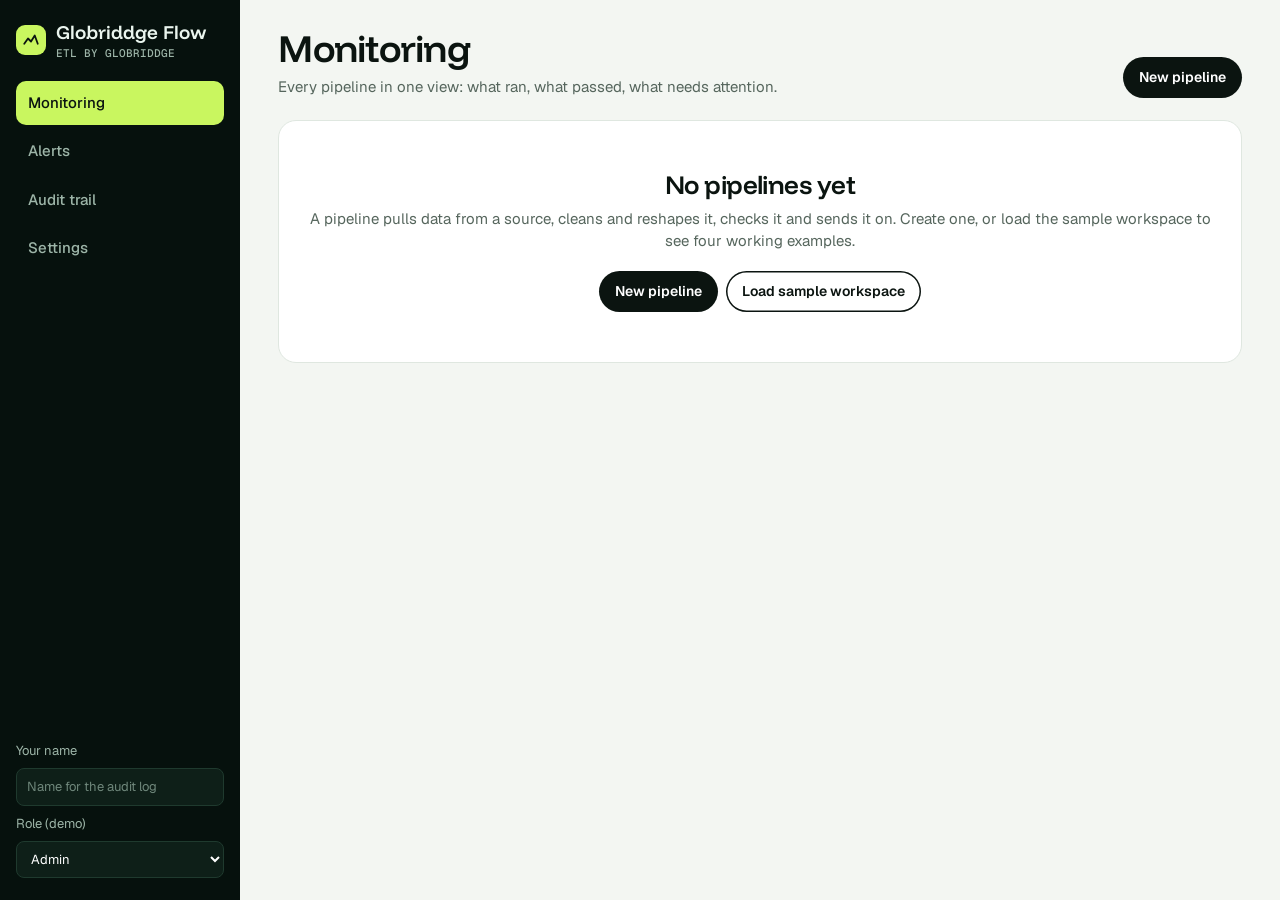
<file: pipeline-monitor-app.html>
<!doctype html>
<html lang="en-IN">
<head>
<meta charset="utf-8">
<meta name="viewport" content="width=device-width, initial-scale=1, viewport-fit=cover">
<title>Globriddge Flow | Globriddge</title>
<meta name="description" content="A browser ETL tool: extract data from files or web addresses, transform it step by step, check it, load it onward and monitor every run.">
<meta name="robots" content="noindex">
<link rel="icon" href="favicon.svg" type="image/svg+xml">
<style>
@font-face{font-family:'Funnel Display';src:url(fonts/funnel-display-latin-wght-normal.woff2) format('woff2');font-weight:300 800;font-display:swap}
@font-face{font-family:'Geist';src:url(fonts/geist-latin-wght-normal.woff2) format('woff2');font-weight:100 900;font-display:swap}
@font-face{font-family:'Geist Mono';src:url(fonts/geist-mono-latin-wght-normal.woff2) format('woff2');font-weight:100 900;font-display:swap}
:root{--bg:#F3F6F2;--card:#FFFFFF;--soft2:#E9EFE8;--ink:#0B1410;--muted:#56665D;--line:#DFE7E0;--acc:#0A8F5B;--acc-d:#066B43;--hi:#C9F65F;--warn:#B45309;--warnbg:#FEF3C7;--bad:#B42318;--badbg:#FEE4E2;--dark:#06110D;
--display:'Funnel Display','Helvetica Neue',Arial,sans-serif;--body:'Geist','Helvetica Neue',Arial,sans-serif;--mono:'Geist Mono',ui-monospace,Menlo,Consolas,monospace;color-scheme:light}
*{box-sizing:border-box}
html,body{height:100%}
body{margin:0;background:var(--bg);color:var(--ink);font:15px/1.5 var(--body);-webkit-font-smoothing:antialiased}
h1,h2,h3{font-family:var(--display);font-weight:600;letter-spacing:-.02em;line-height:1.1;margin:0}
p{margin:0}button,input,select,textarea{font:inherit;color:inherit}
[hidden]{display:none!important}
:focus-visible{outline:2.5px solid var(--acc);outline-offset:2px;border-radius:8px}
.app{display:grid;grid-template-columns:240px 1fr;min-height:100%}
aside{background:var(--dark);color:#EAF5EE;padding:22px 16px;display:flex;flex-direction:column;gap:22px;position:sticky;top:0;height:100vh}
.brand{font:600 19px/1.1 var(--display);display:flex;align-items:center;gap:10px}
.brand i{width:30px;height:30px;border-radius:9px;background:var(--hi);display:grid;place-items:center;flex:none}
.brand small{display:block;font:500 11px/1 var(--mono);color:#9DB5A8;margin-top:5px}
nav{display:grid;gap:4px}
nav button{background:none;border:0;text-align:left;padding:11px 12px;border-radius:10px;cursor:pointer;color:#9DB5A8;font-weight:500;display:flex;justify-content:space-between;align-items:center}
nav button:hover{background:rgba(255,255,255,.07);color:#fff}
nav button[aria-current="page"]{background:var(--hi);color:var(--ink)}
nav .cnt{font:500 11px/1 var(--mono);background:var(--bad);color:#fff;padding:4px 7px;border-radius:99px}
aside .who{margin-top:auto;display:grid;gap:8px;font-size:13px;color:#9DB5A8}
aside select,aside input[type=text]{background:#0E1F18;border:1px solid #1F3A2E;color:#fff;border-radius:8px;padding:8px 10px;width:100%}
aside input[type=text]::placeholder{color:#6F877B}
main{padding:28px clamp(16px,3vw,40px) 60px;min-width:0}
.top{display:flex;justify-content:space-between;align-items:end;gap:16px;flex-wrap:wrap;margin-bottom:22px}
.top h1{font-size:clamp(26px,3vw,38px)}
.top p{color:var(--muted);max-width:70ch;margin-top:6px}
.card{background:var(--card);border:1px solid var(--line);border-radius:18px;padding:20px;min-width:0}
.grid{display:grid;gap:16px}.g4{grid-template-columns:repeat(4,1fr)}.g2{grid-template-columns:1fr 1fr}.g31{grid-template-columns:1.4fr 1fr}
.kpi b{display:block;font:600 32px/1 var(--display);letter-spacing:-.03em;font-variant-numeric:tabular-nums}
.kpi span{color:var(--muted);font-size:13px}
.lab{font:500 11px/1 var(--mono);color:var(--muted);display:block;margin-bottom:10px;letter-spacing:.03em}
.btn{display:inline-flex;align-items:center;gap:8px;padding:10px 16px;border-radius:999px;border:0;background:var(--ink);color:#fff;font-weight:600;cursor:pointer;text-decoration:none;font-size:14px;white-space:nowrap}
.btn:hover{background:var(--acc)}
.btn.g{background:none;color:var(--ink);box-shadow:inset 0 0 0 1.5px var(--ink)}.btn.g:hover{background:var(--soft2)}
.btn.h{background:var(--hi);color:var(--ink)}.btn.h:hover{background:#b9ea45}
.btn.d{background:none;color:var(--bad);box-shadow:inset 0 0 0 1.5px var(--bad)}
.btn.s{padding:6px 11px;font-size:13px}
.btn:disabled{opacity:.4;cursor:not-allowed}
.pill{display:inline-block;font:500 11px/1 var(--mono);padding:6px 9px;border-radius:99px;background:var(--soft2);color:var(--acc-d);white-space:nowrap}
.pill.ok{background:var(--hi);color:var(--ink)}.pill.w{background:var(--warnbg);color:var(--warn)}.pill.b{background:var(--badbg);color:var(--bad)}.pill.n{background:var(--soft2);color:var(--muted)}
.tw{overflow-x:auto}
table{border-collapse:collapse;width:100%;font-size:14px}
th,td{text-align:left;padding:10px 12px;border-bottom:1px solid var(--line);vertical-align:middle}
th{font:500 11px/1 var(--mono);color:var(--muted);white-space:nowrap}
table.data td,table.data th{white-space:nowrap;max-width:240px;overflow:hidden;text-overflow:ellipsis;font-size:13px;padding:7px 10px}
tr.click{cursor:pointer}tr.click:hover{background:var(--bg)}
input[type=text],input[type=number],input[type=url],select,textarea{padding:9px 11px;border:1.5px solid var(--line);border-radius:10px;background:#fff;width:100%}
input:focus,select:focus,textarea:focus{outline:0;border-color:var(--acc)}
textarea{min-height:120px;font:13px/1.5 var(--mono);resize:vertical}
label.f{display:grid;gap:6px;font:500 11px/1 var(--mono);color:var(--muted)}
.form{display:grid;grid-template-columns:1fr 1fr;gap:14px}
.tabs{display:grid;grid-template-columns:repeat(5,1fr);gap:8px;margin-bottom:16px}
.tab{border-radius:14px;padding:13px 14px;background:var(--card);border:1.5px solid var(--line);text-align:left;cursor:pointer}
.tab b{display:block;font:600 16px/1.1 var(--display)}
.tab span{font-size:12px;color:var(--muted)}
.tab[aria-selected="true"]{border-color:var(--ink);box-shadow:0 0 0 1.5px var(--ink)}
.tab.done{background:var(--ink);color:#fff;border-color:var(--ink)}.tab.done span{color:var(--hi)}
.tab.bad{background:var(--badbg);border-color:var(--badbg)}.tab.warn{background:var(--warnbg);border-color:var(--warnbg)}
.issue{padding:14px 0;border-bottom:1px solid var(--line);display:grid;gap:6px}
.issue:last-child{border-bottom:0}
.issue .fix{font-size:13px;color:var(--muted);border-left:3px solid var(--hi);padding-left:10px}
.row{display:flex;gap:8px;flex-wrap:wrap;align-items:center}
.chk{display:flex;flex-wrap:wrap;gap:6px}
.chk label{display:inline-flex;align-items:center;gap:6px;font-size:13px;padding:6px 10px;border:1px solid var(--line);border-radius:99px;cursor:pointer;background:#fff}
.chk input{accent-color:var(--acc)}
.drop{border:2px dashed var(--line);border-radius:14px;padding:20px;text-align:center;color:var(--muted);background:var(--bg)}
.drop.over{border-color:var(--acc);background:#fff}
.note{font-size:13px;color:var(--muted)}
.empty{text-align:center;padding:50px 20px;color:var(--muted)}
.empty h2{color:var(--ink);font-size:26px;margin-bottom:8px}
.toast{position:fixed;right:20px;bottom:20px;background:var(--ink);color:#fff;padding:12px 18px;border-radius:12px;z-index:50;max-width:360px}
pre.msg{white-space:pre-wrap;font:13px/1.5 var(--mono);background:var(--bg);border-radius:12px;padding:14px;margin:10px 0}
.step{display:grid;grid-template-columns:30px 1fr auto;gap:10px;align-items:center;padding:11px 0;border-bottom:1px solid var(--line)}
.step .n{width:26px;height:26px;border-radius:50%;background:var(--ink);color:var(--hi);display:grid;place-items:center;font:600 12px/1 var(--mono)}
.step small{display:block;color:var(--muted);font-size:12px}
.step.err .n{background:var(--bad);color:#fff}
.runbar{display:flex;gap:10px;flex-wrap:wrap;align-items:center;background:var(--card);border:1px solid var(--line);border-radius:18px;padding:14px 18px;margin-bottom:16px}
.runbar .sp{flex:1}
svg text{font-family:var(--mono);font-size:10px;fill:var(--muted)}
@media (max-width:980px){.app{grid-template-columns:1fr}aside{position:static;height:auto;flex-direction:row;flex-wrap:wrap;align-items:center}aside .who{margin:0;grid-auto-flow:column}nav{grid-auto-flow:column;overflow-x:auto}.g4{grid-template-columns:1fr 1fr}.g2,.g31,.form{grid-template-columns:1fr}.tabs{grid-template-columns:1fr 1fr}}
</style>
</head>
<body>
<div class="app">
<aside>
  <div class="brand"><i><svg viewBox="0 0 24 24" width="18" height="18" fill="none" stroke="#0B1410" stroke-width="2.4" stroke-linecap="round" stroke-linejoin="round"><path d="M3 17l5-7 4 4 5-8 4 11"/></svg></i><div>Globriddge Flow<small>ETL BY GLOBRIDDGE</small></div></div>
  <nav id="nav" aria-label="Sections"></nav>
  <div class="who"><label for="u-name">Your name</label><input id="u-name" type="text" placeholder="Name for the audit log"><label for="u-role">Role (demo)</label><select id="u-role"><option>Admin</option><option>Operator</option><option>Viewer</option></select></div>
</aside>
<main id="view"></main>
</div>
<div class="toast" id="toast" role="status" hidden></div>
<script src="vendor/xlsx.full.min.js"></script>
<script>
(function(){
'use strict';
var KEY='gb_pipeline_studio_v2';
var $=function(s,r){return (r||document).querySelector(s)};
function el(t,a,k){var e=document.createElement(t);if(a)for(var x in a){if(x==='class')e.className=a[x];else if(x==='text')e.textContent=a[x];else if(x==='value')e.value=a[x];else if(x.slice(0,2)==='on')e.addEventListener(x.slice(2),a[x]);else if(a[x]!==false&&a[x]!=null)e.setAttribute(x,a[x]===true?'':a[x])}
  (k||[]).forEach(function(c){if(c!=null&&c!==false)e.appendChild(typeof c==='string'?document.createTextNode(c):c)});return e}
var uid=function(){return Date.now().toString(36)+Math.random().toString(36).slice(2,6)};
var fmt=function(ts){return new Date(ts).toLocaleString('en-IN',{day:'2-digit',month:'short',hour:'2-digit',minute:'2-digit'})};
var ws={pipelines:[],runs:[],audit:[],user:'',role:'Admin'},view={name:'health',id:null,tab:'extract'},mem={};
function load(){try{var s=localStorage.getItem(KEY);if(s)ws=JSON.parse(s)}catch(e){}}
function save(){try{localStorage.setItem(KEY,JSON.stringify(ws))}catch(e){toast('Could not save in this browser. Export a backup from Settings.')}}
function toast(m){var t=$('#toast');t.textContent=m;t.hidden=false;clearTimeout(toast.t);toast.t=setTimeout(function(){t.hidden=true},3600)}
function log(act,detail,by){ws.audit.unshift({ts:Date.now(),by:by||ws.user||'Unnamed',role:by?'System':ws.role,act:act,detail:detail});if(ws.audit.length>2000)ws.audit.length=2000}
var can=function(what){return ws.role==='Admin'||(ws.role==='Operator'&&(what==='run'||what==='resolve'))};
var pOf=function(id){return ws.pipelines.filter(function(p){return p.id===id})[0]};
var runsOf=function(id){return ws.runs.filter(function(r){return r.pid===id})};
function statusOf(p){var r=runsOf(p.id)[0];if(!r)return {k:'n',t:'Not run yet'};if(r.status==='Failed'&&!r.resolved)return {k:'b',t:'Failed'};if(r.status==='Warning'&&!r.resolved)return {k:'w',t:'Warning'};
  if(p.every&&Date.now()-r.ts>p.every*36e5*1.25)return {k:'w',t:'Overdue'};return {k:'ok',t:r.resolved?'Resolved':'Healthy'}}
var openAlerts=function(){return ws.runs.filter(function(r){return r.status!=='Passed'&&!r.resolved&&pOf(r.pid)})};

/* ================= EXTRACT ================= */
function parseDelim(text,dl){var rows=[],row=[],cur='',q=false,i=0,c;text=text.replace(/^﻿/,'');
  for(;i<text.length;i++){c=text[i];if(q){if(c==='"'){if(text[i+1]==='"'){cur+='"';i++}else q=false}else cur+=c}
    else if(c==='"')q=true;else if(c===dl){row.push(cur);cur=''}else if(c==='\n'||c==='\r'){if(c==='\r'&&text[i+1]==='\n')i++;row.push(cur);cur='';if(row.length>1||row[0]!=='')rows.push(row);row=[]}else cur+=c}
  row.push(cur);if(row.length>1||row[0]!=='')rows.push(row);return rows}
function jsonToRows(obj){var arr=Array.isArray(obj)?obj:null;if(!arr&&obj&&typeof obj==='object'){for(var k in obj)if(Array.isArray(obj[k])){arr=obj[k];break}}
  if(!arr)throw new Error('The JSON has no list of records.');var h=[];arr.forEach(function(o){if(o&&typeof o==='object')Object.keys(o).forEach(function(k){if(h.indexOf(k)<0)h.push(k)})});
  if(!h.length)throw new Error('The JSON records have no fields.');return [h].concat(arr.map(function(o){return h.map(function(k){var v=o?o[k]:'';return v==null?'':typeof v==='object'?JSON.stringify(v):String(v)})}))}
function parseText(text){var t=text.trim();if(!t)return [];if(t[0]==='['||t[0]==='{'){return jsonToRows(JSON.parse(t))}
  var first=t.split(/\r?\n/)[0];return parseDelim(t,(first.split('\t').length>first.split(',').length)?'\t':(first.split(';').length>first.split(',').length?';':','))}
function readFile(file,cb){var n=file.name.toLowerCase(),fr=new FileReader();
  if(/\.(xlsx|xls)$/.test(n)){if(!window.XLSX){toast('Excel reading is unavailable. Save the sheet as CSV and try again.');return}
    fr.onload=function(){try{var wb=XLSX.read(new Uint8Array(fr.result),{type:'array'}),sh=wb.Sheets[wb.SheetNames[0]];cb(XLSX.utils.sheet_to_json(sh,{header:1,raw:false,defval:''}).map(function(r){return r.map(String)}),file.name)}catch(e){toast('That Excel file could not be read.')}};fr.readAsArrayBuffer(file)}
  else{fr.onload=function(){try{cb(parseText(String(fr.result)),file.name)}catch(e){toast('That file could not be read: '+e.message)}};fr.readAsText(file)}}
function extract(p){var s=p.source;
  if(s.type==='url'){if(!s.url)return Promise.reject(new Error('No web address is set for this pipeline.'));
    return fetch(s.url,{cache:'no-store'}).then(function(r){if(!r.ok)throw new Error('The address answered with error '+r.status+'.');return r.text()},function(){throw new Error('The address could not be reached from the browser. It may be offline or may not allow browser access.')}).then(function(t){return {rows:parseText(t),name:s.url.split('/').pop()||s.url}})}
  if(s.type==='paste'){try{return Promise.resolve({rows:parseText(s.text||''),name:'pasted data'})}catch(e){return Promise.reject(new Error('The pasted data could not be read: '+e.message))}}
  if(s.type==='sample')return Promise.resolve({rows:sample(s.kind,false),name:'sample-good.csv'});
  if(mem[p.id]&&mem[p.id].src)return Promise.resolve({rows:mem[p.id].src,name:mem[p.id].name});
  return Promise.reject(new Error('NOFILE'))}

/* ================= TRANSFORM ================= */
var isNum=function(v){return v!==''&&v!=null&&!isNaN(Number(String(v).replace(/[,₹\s]/g,'')))};
var num=function(v){return Number(String(v).replace(/[,₹\s]/g,''))};
function isoDate(v){v=String(v).trim();var m;if(!v)return v;if(/^\d{4}-\d{2}-\d{2}/.test(v))return v.slice(0,10);
  if((m=/^(\d{1,2})[\/.\-](\d{1,2})[\/.\-](\d{2,4})$/.exec(v))){var y=m[3].length===2?'20'+m[3]:m[3];return y+'-'+('0'+m[2]).slice(-2)+'-'+('0'+m[1]).slice(-2)}
  var d=new Date(v);return isNaN(d)?v:d.getFullYear()+'-'+('0'+(d.getMonth()+1)).slice(-2)+'-'+('0'+d.getDate()).slice(-2)}
var COLS=function(t,s,keys){keys.forEach(function(k){var v=s[k];(Array.isArray(v)?v:[v]).forEach(function(c){if(c&&t.h.indexOf(c)<0)throw new Error('column “'+c+'” is not in the data at this step')})})};
var OPS={
 select:{label:'Keep columns',f:[['cols','Columns to keep','cols']],sum:function(s){return (s.cols||[]).join(', ')},run:function(t,s){COLS(t,s,['cols']);var ix=s.cols.map(function(c){return t.h.indexOf(c)});return {h:s.cols.slice(),d:t.d.map(function(r){return ix.map(function(i){return r[i]})})}}},
 rename:{label:'Rename a column',f:[['col','Column','col'],['to','New name','text']],sum:function(s){return s.col+' → '+s.to},run:function(t,s){COLS(t,s,['col']);if(!s.to)throw new Error('a new name is needed');var h=t.h.slice();h[h.indexOf(s.col)]=s.to;return {h:h,d:t.d}}},
 filter:{label:'Filter rows',f:[['col','Column','col'],['cmp','Keep rows where it','sel',['equals','does not equal','contains','does not contain','is greater than','is less than','is at least','is at most','is blank','is not blank']],['val','Value','text']],sum:function(s){return 'Keep rows where '+s.col+' '+s.cmp+(/blank/.test(s.cmp)?'':' '+s.val)},
   run:function(t,s){COLS(t,s,['col']);var i=t.h.indexOf(s.col),v=String(s.val==null?'':s.val),n=isNum(v);return {h:t.h,d:t.d.filter(function(r){var x=String(r[i]==null?'':r[i]).trim(),both=n&&isNum(x),a=both?num(x):x.toLowerCase(),b=both?num(v):v.toLowerCase();
     switch(s.cmp){case 'equals':return a===b;case 'does not equal':return a!==b;case 'contains':return x.toLowerCase().indexOf(v.toLowerCase())>=0;case 'does not contain':return x.toLowerCase().indexOf(v.toLowerCase())<0;case 'is greater than':return both&&a>b;case 'is less than':return both&&a<b;case 'is at least':return both&&a>=b;case 'is at most':return both&&a<=b;case 'is blank':return x==='';default:return x!==''}})}}},
 trim:{label:'Trim spaces in every column',f:[],sum:function(){return 'All text values'},run:function(t){return {h:t.h.map(function(x){return String(x).trim()}),d:t.d.map(function(r){return r.map(function(v){return String(v==null?'':v).replace(/\s+/g,' ').trim()})})}}},
 textcase:{label:'Change text case',f:[['col','Column','col'],['mode','To','sel',['UPPER CASE','lower case','Title Case']]],sum:function(s){return s.col+' to '+s.mode},run:function(t,s){COLS(t,s,['col']);var i=t.h.indexOf(s.col);return {h:t.h,d:t.d.map(function(r){r=r.slice();var v=String(r[i]==null?'':r[i]);r[i]=s.mode==='UPPER CASE'?v.toUpperCase():s.mode==='lower case'?v.toLowerCase():v.toLowerCase().replace(/(^|\s)\S/g,function(c){return c.toUpperCase()});return r})}}},
 replace:{label:'Find and replace',f:[['col','Column','col'],['find','Find','text'],['rep','Replace with','text']],sum:function(s){return 'In '+s.col+': “'+s.find+'” → “'+(s.rep||'')+'”'},run:function(t,s){COLS(t,s,['col']);if(!s.find)throw new Error('text to find is needed');var i=t.h.indexOf(s.col);return {h:t.h,d:t.d.map(function(r){r=r.slice();r[i]=String(r[i]==null?'':r[i]).split(s.find).join(s.rep||'');return r})}}},
 tonumber:{label:'Convert to a plain number',f:[['col','Column','col']],sum:function(s){return s.col+' (removes commas and ₹)'},run:function(t,s){COLS(t,s,['col']);var i=t.h.indexOf(s.col);return {h:t.h,d:t.d.map(function(r){r=r.slice();if(isNum(r[i]))r[i]=String(num(r[i]));return r})}}},
 todate:{label:'Standardise a date',f:[['col','Column','col']],sum:function(s){return s.col+' to year-month-day'},run:function(t,s){COLS(t,s,['col']);var i=t.h.indexOf(s.col);return {h:t.h,d:t.d.map(function(r){r=r.slice();r[i]=isoDate(r[i]);return r})}}},
 compute:{label:'Add a calculated column',f:[['name','New column name','text'],['left','First column','col'],['opr','Operation','sel',['add','subtract','multiply by','divide by','join text with']],['rtype','Second value is','sel',['a fixed value','another column']],['right','Fixed value','text'],['rcol','Other column','col']],
   sum:function(s){return s.name+' = '+s.left+' '+s.opr+' '+(s.rtype==='another column'?s.rcol:s.right)},
   run:function(t,s){COLS(t,s,s.rtype==='another column'?['left','rcol']:['left']);if(!s.name)throw new Error('a name for the new column is needed');var a=t.h.indexOf(s.left),b=t.h.indexOf(s.rcol);
     return {h:t.h.concat([s.name]),d:t.d.map(function(r){var x=r[a],y=s.rtype==='another column'?r[b]:s.right,o='';if(s.opr==='join text with')o=String(x==null?'':x)+String(y==null?'':y);
       else if(isNum(x)&&isNum(y)){var p=num(x),q=num(y),v=s.opr==='add'?p+q:s.opr==='subtract'?p-q:s.opr==='multiply by'?p*q:(q===0?NaN:p/q);o=isNaN(v)?'':String(Math.round(v*100)/100)}return r.concat([o])})}}},
 dedupe:{label:'Remove duplicate rows',f:[['col','Based on column','col']],sum:function(s){return 'Keep the first row for each '+s.col},run:function(t,s){COLS(t,s,['col']);var i=t.h.indexOf(s.col),seen={};return {h:t.h,d:t.d.filter(function(r){var k=String(r[i]).trim().toLowerCase();if(seen[k])return false;seen[k]=1;return true})}}},
 sort:{label:'Sort rows',f:[['col','By column','col'],['dir','Order','sel',['smallest first','largest first']]],sum:function(s){return 'By '+s.col+', '+s.dir},run:function(t,s){COLS(t,s,['col']);var i=t.h.indexOf(s.col),m=s.dir==='largest first'?-1:1;return {h:t.h,d:t.d.slice().sort(function(x,y){var a=x[i],b=y[i];if(isNum(a)&&isNum(b))return (num(a)-num(b))*m;return String(a).localeCompare(String(b))*m})}}},
 fill:{label:'Fill blank values',f:[['col','Column','col'],['val','Fill with','text']],sum:function(s){return 'Blank '+s.col+' becomes “'+(s.val||'')+'”'},run:function(t,s){COLS(t,s,['col']);var i=t.h.indexOf(s.col);return {h:t.h,d:t.d.map(function(r){if(String(r[i]==null?'':r[i]).trim()==='') {r=r.slice();r[i]=s.val||''}return r})}}},
 split:{label:'Split a column',f:[['col','Column','col'],['by','Split at','text']],sum:function(s){return s.col+' at “'+s.by+'”'},run:function(t,s){COLS(t,s,['col']);if(!s.by)throw new Error('the text to split at is needed');var i=t.h.indexOf(s.col),mx=1;var parts=t.d.map(function(r){var p=String(r[i]==null?'':r[i]).split(s.by);if(p.length>mx)mx=Math.min(p.length,6);return p});
     var nh=[];for(var k=1;k<=mx;k++)nh.push(s.col+' '+k);return {h:t.h.concat(nh),d:t.d.map(function(r,ri){var o=r.slice();for(var k=0;k<mx;k++)o.push((parts[ri][k]||'').trim());return o})}}},
 group:{label:'Group and total',f:[['by','Group by','col'],['fn','Calculate','sel',['sum','count','average','smallest','largest']],['col','Of column','col']],sum:function(s){return s.fn+' of '+s.col+' for each '+s.by},
   run:function(t,s){COLS(t,s,['by','col']);var b=t.h.indexOf(s.by),c=t.h.indexOf(s.col),g={},order=[];t.d.forEach(function(r){var k=String(r[b]);if(!g[k]){g[k]=[];order.push(k)}g[k].push(r[c])});
     return {h:[s.by,s.fn+' of '+s.col],d:order.map(function(k){var v=g[k],ns=v.filter(isNum).map(num),o=s.fn==='count'?v.length:!ns.length?'':s.fn==='sum'?ns.reduce(function(a,x){return a+x},0):s.fn==='average'?ns.reduce(function(a,x){return a+x},0)/ns.length:s.fn==='smallest'?Math.min.apply(0,ns):Math.max.apply(0,ns);return [k,o===''?'':String(Math.round(o*100)/100)]})}}},
 lookup:{label:'Look up from another table',f:[['col','Match on column','col'],['ref','Reference table','ref']],sum:function(s){return s.ref?'Match '+s.col+' to “'+s.ref.h[0]+'” and add '+(s.ref.h.length-1)+' column'+(s.ref.h.length===2?'':'s'):'No reference table yet'},
   run:function(t,s){COLS(t,s,['col']);if(!s.ref)throw new Error('a reference table is needed');var i=t.h.indexOf(s.col),map={};s.ref.d.forEach(function(r){map[String(r[0]).trim().toLowerCase()]=r});var add=s.ref.h.slice(1);
     return {h:t.h.concat(add),d:t.d.map(function(r){var m=map[String(r[i]).trim().toLowerCase()];return r.concat(add.map(function(_,k){return m?m[k+1]:''}))})}}}
};
function applySteps(rows,steps,upto){var t={h:rows.length?rows[0].map(function(x){return String(x).trim()}):[],d:[]},trace=[],n=upto==null?steps.length:upto;t.d=rows.slice(1).map(function(r){if(r.length===t.h.length)return r;r=r.slice(0,t.h.length);while(r.length<t.h.length)r.push('');return r});
  for(var i=0;i<n;i++){var s=steps[i],inn=t.d.length;try{t=OPS[s.op].run(t,s);trace.push({i:i,op:s.op,rowsIn:inn,rowsOut:t.d.length})}catch(e){trace.push({i:i,op:s.op,rowsIn:inn,rowsOut:inn,error:e.message});return {rows:[t.h].concat(t.d),trace:trace,error:'Step '+(i+1)+' ('+OPS[s.op].label+'): '+e.message+'.',errStep:i}}}
  return {rows:[t.h].concat(t.d),trace:trace}}

/* ================= CHECK ================= */
function profile(rows){var h=rows[0].map(function(x){return String(x).trim()}),d=rows.slice(1),req=[],numc=[],key='';
  h.forEach(function(c,i){var vals=d.map(function(r){return (r[i]==null?'':String(r[i])).trim()}),blank=vals.filter(function(v){return v===''}).length,nn=vals.filter(isNum).length;
    if(d.length&&blank===0)req.push(c);if(d.length&&nn/Math.max(1,d.length-blank)>.95&&nn>0)numc.push(c);
    if(!key&&blank===0&&d.length>1){var s={};if(vals.every(function(v){if(s[v])return false;s[v]=1;return true}))key=c}});
  return {cols:h,required:req,numeric:numc,key:key,minRows:Math.max(1,Math.floor(d.length*.5)),maxDropPct:30,allowNegative:false}}
function check(p,rows){var issues=[],h=rows.length?rows[0].map(function(x){return String(x).trim()}):[],d=rows.slice(1),R=p.rules,bad={};
  var add=function(sev,code,msg,fix,count){issues.push({sev:sev,code:code,msg:msg,fix:fix,count:count||0})};
  if(!rows.length||!d.length){add('fail','EMPTY','There are no data rows after the transform steps.','Either the source sent an empty file, or a filter step removed every row. Check the source, then the filter steps.');return {issues:issues,rows:0,clean:[h],rejected:[h.concat(['Reason'])],header:h}}
  var missing=R.cols.filter(function(c){return h.indexOf(c)<0}),extra=h.filter(function(c){return c&&R.cols.indexOf(c)<0});
  if(missing.length)add('fail','COLUMNS_MISSING','Expected column'+(missing.length>1?'s':'')+' not found: '+missing.join(', ')+'.',extra.length?'The source probably renamed a column (new column seen: '+extra.join(', ')+'). Ask the source owner to restore the name, add a Rename step, or accept the new layout in the Check tab.':'A column was removed at the source or by a transform step. Restore it, or re-learn the checks in the Check tab.');
  else if(extra.length)add('warn','COLUMNS_NEW','New column'+(extra.length>1?'s':'')+' in the output: '+extra.join(', ')+'.','Nothing is broken. Re-learn the checks in the Check tab to include the new column'+(extra.length>1?'s':'')+'.');
  if(d.length<R.minRows)add('fail','TOO_FEW_ROWS',d.length+' rows; at least '+R.minRows+' expected.','A partial export is the usual cause. Check the source filter or date range, then retry.');
  var last=runsOf(p.id).filter(function(r){return r.status!=='Failed'})[0];
  if(last&&last.rows&&d.length<last.rows*(1-R.maxDropPct/100))add('warn','VOLUME_DROP','Row count fell from '+last.rows+' to '+d.length+' ('+Math.round((1-d.length/last.rows)*100)+'% lower than the last good run).','Confirm with the source owner that the drop is real before the data is used.');
  R.required.forEach(function(c){var i=h.indexOf(c);if(i<0)return;var n=0;d.forEach(function(r,ri){if(String(r[i]==null?'':r[i]).trim()===''){n++;bad[ri]='Blank '+c}});
    if(n)add(n/d.length>.02?'fail':'warn','BLANKS',n+' row'+(n>1?'s have':' has')+' no value in “'+c+'”.','Rows with blanks are held back. Fill the values at the source, or add a Fill blank values step.',n)});
  if(R.key&&h.indexOf(R.key)>=0){var ki=h.indexOf(R.key),seen={},n=0;d.forEach(function(r,ri){var v=String(r[ki]).trim();if(v==='')return;if(seen[v]){n++;bad[ri]=bad[ri]||'Duplicate '+R.key}else seen[v]=1});
    if(n)add('warn','DUPLICATES',n+' duplicate value'+(n>1?'s':'')+' in the key column “'+R.key+'”.','The same record arrived twice. Duplicates are held back; add a Remove duplicate rows step to drop them quietly.',n)}
  R.numeric.forEach(function(c){var i=h.indexOf(c);if(i<0)return;var nb=0,ng=0;d.forEach(function(r,ri){var v=String(r[i]==null?'':r[i]).trim();if(v==='')return;if(!isNum(v)){nb++;bad[ri]=bad[ri]||'Not a number in '+c}else if(!R.allowNegative&&num(v)<0){ng++;bad[ri]=bad[ri]||'Negative '+c}});
    if(nb)add('fail','NOT_NUMBER',nb+' value'+(nb>1?'s':'')+' in “'+c+'” '+(nb>1?'are':'is')+' not a number.','Text has been typed into a number column, or the export format changed. Correct the source and retry.',nb);
    if(ng)add('warn','NEGATIVE',ng+' negative value'+(ng>1?'s':'')+' in “'+c+'”.','Negative values are held back. If returns or credits are expected, allow negatives in the Check tab.',ng)});
  var clean=[h],rej=[h.concat(['Reason'])];d.forEach(function(r,ri){if(bad[ri])rej.push(r.concat([bad[ri]]));else clean.push(r)});
  return {issues:issues,rows:d.length,clean:clean,rejected:rej,header:h}}

/* ================= LOAD ================= */
function toCSV(rows){return rows.map(function(r){return r.map(function(v){v=String(v==null?'':v);return /[",\n]/.test(v)?'"'+v.replace(/"/g,'""')+'"':v}).join(',')}).join('\r\n')}
function toObjs(rows){var h=rows[0];return rows.slice(1).map(function(r){var o={};h.forEach(function(k,i){o[k]=r[i]});return o})}
function dl(name,blob){var a=el('a',{href:URL.createObjectURL(blob),download:name});document.body.appendChild(a);a.click();setTimeout(function(){URL.revokeObjectURL(a.href);a.remove()},500)}
function exportRows(base,rows,format){if(format==='Excel'&&window.XLSX){var wb=XLSX.utils.book_new();XLSX.utils.book_append_sheet(wb,XLSX.utils.aoa_to_sheet(rows),'Data');XLSX.writeFile(wb,base+'.xlsx')}
  else if(format==='JSON')dl(base+'.json',new Blob([JSON.stringify(toObjs(rows),null,1)],{type:'application/json'}));else dl(base+'.csv',new Blob([toCSV(rows)],{type:'text/csv;charset=utf-8'}))}
function loadOut(p,run,clean,auto){var d=p.dest,base=p.name.replace(/\W+/g,'-').toLowerCase(),parts=[],jobs=[];
  if((d.type==='file'||d.type==='both')&&!auto){exportRows(base+'-clean',clean,d.format);parts.push('file downloaded ('+d.format+')')}
  if(d.type==='web'||d.type==='both'){if(!d.url)return Promise.resolve({ok:false,msg:'No destination address is set.'});
    var body=JSON.stringify({pipeline:p.name,run:run.id,sentAt:new Date().toISOString(),columns:clean[0],rowCount:clean.length-1,rows:toObjs(clean)});
    jobs.push(fetch(d.url,{method:'POST',headers:{'Content-Type':'application/json'},body:body}).then(function(r){if(!r.ok)throw new Error('destination answered with error '+r.status);parts.push((clean.length-1)+' rows sent to the destination address')},
      function(){return fetch(d.url,{method:'POST',mode:'no-cors',headers:{'Content-Type':'text/plain'},body:body}).then(function(){parts.push((clean.length-1)+' rows sent; the destination did not confirm receipt')},function(){throw new Error('the destination address could not be reached')})}))}
  return Promise.all(jobs).then(function(){return {ok:true,msg:parts.join('; ')||'Ready to download'}},function(e){return {ok:false,msg:'Load failed: '+e.message+'.'}})}

/* ================= RUN ================= */
function runPipeline(p,opt){opt=opt||{};if(!opt.auto&&!can('run')){toast('Your role cannot run pipelines.');return Promise.resolve()}
  var t0=Date.now(),by=opt.auto?'Scheduler':(ws.user||'Unnamed'),prev=runsOf(p.id)[0],retryOf=(prev&&prev.status!=='Passed'&&!prev.resolved)?prev.id:null;
  var finish=function(run,m){ws.runs.unshift(run);if(ws.runs.length>600)ws.runs.length=600;if(m)mem[run.id]=m;
    log(opt.auto?'Scheduled run':retryOf?'Retry':'Run','“'+p.name+'”: '+run.status+', '+run.rowsIn+' rows in, '+run.rows+' out, '+run.issues.length+' issue'+(run.issues.length===1?'':'s')+', '+run.ms+' ms',opt.auto?'Scheduler':null);
    if(retryOf&&run.status==='Passed'){var old=ws.runs.filter(function(r){return r.id===retryOf})[0];if(old&&!old.resolved){old.resolved={by:by,ts:Date.now(),note:'Fixed by a successful retry.'};log('Resolved','“'+p.name+'”: earlier failure closed by a successful retry',opt.auto?'Scheduler':null)}}
    save();if(!opt.auto){view.tab=run.status==='Passed'?'monitor':'check';go('pipe',p.id);toast(run.status==='Passed'?'Run passed. '+(run.load?run.load.msg:''):'Run '+run.status.toLowerCase()+'. See the issues and suggested fixes.')}else if(view.name==='health'||view.id===p.id)render()};
  var base=function(){return {id:uid(),pid:p.id,ts:Date.now(),by:by,auto:!!opt.auto,file:'',rowsIn:0,rows:0,cleanRows:0,rejectedRows:0,status:'Failed',issues:[],trace:[],ms:0,load:null,resolved:null,retryOf:retryOf}};
  var src=opt.rows?Promise.resolve({rows:opt.rows,name:opt.name}):extract(p);
  return src.then(function(x){var run=base();run.file=x.name;run.rowsIn=Math.max(0,x.rows.length-1);
    if(p.source.type==='file'||opt.rows){mem[p.id]={src:x.rows,name:x.name}}var samp=x.rows.slice(0,60);if(!p.sampleRows)p.sampleRows=samp;
    var tr=applySteps(x.rows,p.steps||[]);run.trace=tr.trace;
    if(tr.error){run.issues=[{sev:'fail',code:'STEP_ERROR',msg:tr.error,fix:'The data no longer matches what this step expects. Open the Transform tab, fix or remove the step, then run again.'}];run.ms=Date.now()-t0;finish(run);return}
    if(!p.rules){p.rules=profile(tr.rows);log('Checks learned','“'+p.name+'”: '+p.rules.cols.length+' columns',opt.auto?'Scheduler':null)}
    var res=check(p,tr.rows);run.rows=res.rows;run.issues=res.issues;run.cleanRows=Math.max(0,res.clean.length-1);run.rejectedRows=Math.max(0,res.rejected.length-1);
    run.status=res.issues.some(function(i){return i.sev==='fail'})?'Failed':res.issues.length?'Warning':'Passed';
    var m={clean:res.clean,rejected:res.rejected,header:res.header};
    if(run.status==='Failed'){run.load={ok:false,msg:'Not loaded: the run failed its checks.'};run.ms=Date.now()-t0;finish(run,m);return}
    p.sampleRows=samp;return loadOut(p,run,res.clean,opt.auto).then(function(L){run.load=L;if(!L.ok){run.status='Failed';run.issues.push({sev:'fail',code:'LOAD_FAILED',msg:L.msg,fix:'Check the destination address in the Load tab and that the receiving system is running, then retry.'})}run.ms=Date.now()-t0;finish(run,m)})},
   function(e){if(e.message==='NOFILE'){toast('Choose a file in the Extract tab to run this pipeline.');view.tab='extract';go('pipe',p.id);return}
    var run=base();run.file=p.source.url||'';run.issues=[{sev:'fail',code:'EXTRACT_FAILED',msg:'Extract failed: '+e.message,fix:'Check the source in the Extract tab. For a web address, confirm it opens in a browser and allows access from other sites.'}];run.ms=Date.now()-t0;finish(run)})}
/* scheduler: runs web-address pipelines while this page is open */
var busy={};
setInterval(function(){ws.pipelines.forEach(function(p){if(!p.schedule||!p.schedule.on||p.source.type!=='url'||busy[p.id])return;var r=runsOf(p.id)[0];if(r&&Date.now()-r.ts<p.schedule.minutes*6e4)return;busy[p.id]=true;runPipeline(p,{auto:true}).then(function(){delete busy[p.id]},function(){delete busy[p.id]})})},20000);

/* ================= SAMPLE ================= */
function sample(kind,broken){var r=[],i,s=11,rnd=function(){s=(s*16807)%2147483647;return s/2147483647};
  if(kind==='sales'){r.push(['Invoice No','Date','Customer','GST No','Amount','Region']);for(i=1;i<=(broken?70:120);i++)r.push(['INV-'+(3000+i),String(1+i%16).padStart(2,'0')+'/11/2026',['  shree traders','Kaveri Foods ','DECCAN AGRO','Mahal Retail'][i%4],'27AAAC'+(1000+i)+'Z1','₹'+Math.round(8000+rnd()*90000).toLocaleString('en-IN'),['West','North','South','Export'][i%4]]);if(broken)r[0][3]='GSTIN'}
  if(kind==='cust'){r.push(['Customer ID','Name','Email','City','Credit Limit']);for(i=1;i<=80;i++)r.push(['C'+(100+i),'Customer '+i,(broken&&i%9===0)?'':'buyer'+i+'@example.com',['Pune','Mumbai','Nashik','Nagpur'][i%4],String(50000+i*1000)]);if(broken){r.push(r[5].slice());r.push(r[12].slice());r.push(r[20].slice())}}
  if(kind==='stock'){r.push(['SKU','Item','Warehouse','Quantity','Unit Cost']);for(i=1;i<=60;i++)r.push(['SKU-'+(500+i),'Item '+i,['Kharadi','Chakan'][i%2],String((broken&&i%11===0)?-Math.round(rnd()*40):(broken&&i%17===0)?'n/a':Math.round(rnd()*900)),(40+rnd()*400).toFixed(2)])}
  return r}
function newPipe(o){return Object.assign({id:uid(),name:'',owner:'',channel:'WhatsApp',contact:'',every:0,source:{type:'file',label:'Source system',url:'',text:''},steps:[],rules:null,dest:{type:'file',label:'Destination',format:'CSV',url:''},schedule:{on:false,minutes:60},sampleRows:null},o)}
function loadSample(){ws.pipelines=[
  newPipe({id:'s1',name:'Daily sales export',owner:'Finance lead',every:24,sample:'sales',source:{type:'file',label:'Billing system',url:'',text:''},dest:{type:'file',label:'Accounts dashboard',format:'Excel',url:''},steps:[{op:'trim'},{op:'textcase',col:'Customer',mode:'Title Case'},{op:'tonumber',col:'Amount'},{op:'todate',col:'Date'},{op:'compute',name:'Amount with GST',left:'Amount',opr:'multiply by',rtype:'a fixed value',right:'1.18'}]}),
  newPipe({id:'s2',name:'Customer master sync',owner:'Sales operations',channel:'Email',every:168,sample:'cust',source:{type:'file',label:'Order sheet',url:'',text:''},dest:{type:'file',label:'CRM',format:'CSV',url:''},steps:[{op:'trim'},{op:'textcase',col:'Email',mode:'lower case'}]}),
  newPipe({id:'s3',name:'Stock value by warehouse',owner:'Warehouse manager',every:24,sample:'stock',source:{type:'file',label:'Warehouse system',url:'',text:''},dest:{type:'file',label:'Planning sheet',format:'CSV',url:''},steps:[{op:'compute',name:'Stock Value',left:'Quantity',opr:'multiply by',rtype:'another column',rcol:'Unit Cost'}]}),
  newPipe({id:'s4',name:'Orders feed from a web address',owner:'Operations',every:1,source:{type:'url',label:'Order system',url:'sample-data/orders.json',text:''},dest:{type:'file',label:'Dispatch board',format:'CSV',url:''},schedule:{on:false,minutes:5},steps:[{op:'filter',col:'status',cmp:'does not equal',val:'cancelled'},{op:'sort',col:'amount',dir:'largest first'}]})];
  ws.runs=[];mem={};ws.pipelines.forEach(function(p){if(p.sample){var g=sample(p.sample,false);p.sampleRows=g.slice(0,60);p.rules=profile(applySteps(g,p.steps).rows)}});log('Sample loaded','Four sample pipelines created');save();go('health');toast('Sample workspace loaded. Open a pipeline and run it.')}

/* ================= ALERTS ================= */
function alertText(r){var p=pOf(r.pid);return 'Pipeline alert: '+p.name+'\nStatus: '+r.status+' at '+fmt(r.ts)+'\nRoute: '+p.source.label+' to '+p.dest.label+'\nRows: '+r.rowsIn+' in, '+r.rows+' out\n\n'+r.issues.map(function(x,i){return (i+1)+'. '+x.msg+'\n   Likely fix: '+x.fix}).join('\n')+'\n\nOwner: '+(p.owner||'not set')}
function alertLinks(r){var p=pOf(r.pid),t=encodeURIComponent(alertText(r)),digits=(p.contact||'').replace(/\D/g,'');
  return [el('a',{class:'btn h',target:'_blank',rel:'noopener',href:'https://wa.me/'+(p.channel==='WhatsApp'?digits:'')+'?text='+t,text:'Send on WhatsApp'}),el('a',{class:'btn g',href:'mailto:'+(p.channel==='Email'?encodeURIComponent(p.contact||''):'')+'?subject='+encodeURIComponent('Pipeline alert: '+p.name+' '+r.status)+'&body='+t,text:'Send by email'})]}

/* ================= VIEWS ================= */
var V={};
function go(name,id){view.name=name;view.id=id||null;render()}
function header(title,sub,actions){return el('div',{class:'top'},[el('div',null,[el('h1',{text:title}),sub?el('p',{text:sub}):null]),el('div',{class:'row'},actions||[])])}
function dataTable(rows,max){var t=el('table',{class:'data'},[el('tr',null,rows[0].map(function(h){return el('th',{text:h})}))]);rows.slice(1,(max||12)+1).forEach(function(r){t.appendChild(el('tr',null,rows[0].map(function(_,i){return el('td',{text:r[i]==null?'':String(r[i]),title:r[i]==null?'':String(r[i])})})))});return el('div',{class:'tw'},[t])}
function barChart(days){var W=1100,H=170,mx=Math.max.apply(0,days.map(function(d){return d.p+d.w+d.f}))||1,bw=W/days.length,s='';
  days.forEach(function(d,i){var x=i*bw+4,y=H-22,seg=function(v,c){if(!v)return;var h=v/mx*(H-40);y-=h;s+='<rect x="'+x+'" y="'+y+'" width="'+(bw-8)+'" height="'+h+'" rx="3" fill="'+c+'"/>'};seg(d.p,'#0A8F5B');seg(d.w,'#E0A100');seg(d.f,'#B42318');s+='<text x="'+(x+(bw-8)/2)+'" y="'+(H-6)+'" text-anchor="middle">'+d.l+'</text>'});
  var e=el('div');e.innerHTML='<svg viewBox="0 0 '+W+' '+H+'" width="100%" role="img" aria-label="Runs per day for the last 14 days"><line x1="0" y1="'+(H-22)+'" x2="'+W+'" y2="'+(H-22)+'" stroke="#DFE7E0"/>'+s+'</svg>';return e}
function spark(vals,color){if(vals.length<2)return el('p',{class:'note',text:'Needs at least two runs.'});var W=300,H=60,mx=Math.max.apply(0,vals)||1,mn=Math.min.apply(0,vals),pts=vals.map(function(v,i){return (i/(vals.length-1)*(W-8)+4).toFixed(1)+','+(H-6-((v-mn)/((mx-mn)||1))*(H-14)).toFixed(1)}).join(' ');
  var e=el('div');e.innerHTML='<svg viewBox="0 0 '+W+' '+H+'" width="100%" role="img" aria-label="Trend"><polyline points="'+pts+'" fill="none" stroke="'+color+'" stroke-width="2.2" stroke-linejoin="round"/><circle cx="'+pts.split(' ').pop().split(',')[0]+'" cy="'+pts.split(' ').pop().split(',')[1]+'" r="3.5" fill="'+color+'"/></svg>';return e}

V.health=function(m){
  m.appendChild(header('Monitoring','Every pipeline in one view: what ran, what passed, what needs attention.',[can('edit')?el('button',{class:'btn',text:'New pipeline',onclick:function(){go('edit')}}):null]));
  if(!ws.pipelines.length){m.appendChild(el('div',{class:'card empty'},[el('h2',{text:'No pipelines yet'}),el('p',{text:'A pipeline pulls data from a source, cleans and reshapes it, checks it and sends it on. Create one, or load the sample workspace to see four working examples.'}),el('div',{class:'row',style:'justify-content:center;margin-top:18px'},[el('button',{class:'btn',text:'New pipeline',onclick:function(){go('edit')}}),el('button',{class:'btn g',text:'Load sample workspace',onclick:loadSample})])]));return}
  var st=ws.pipelines.map(statusOf),wk=ws.runs.filter(function(r){return Date.now()-r.ts<7*864e5}),ok=wk.filter(function(r){return r.status==='Passed'}).length,rowsOut=wk.reduce(function(a,r){return a+(r.cleanRows||0)},0);
  m.appendChild(el('div',{class:'grid g4'},[['Pipelines healthy',st.filter(function(s){return s.k==='ok'}).length+' / '+ws.pipelines.length],['Need attention',st.filter(function(s){return s.k==='b'||s.k==='w'}).length],['Runs passed, last 7 days',wk.length?Math.round(ok/wk.length*100)+'%':'–'],['Rows delivered, last 7 days',rowsOut.toLocaleString('en-IN')]].map(function(k){return el('div',{class:'card kpi'},[el('b',{text:String(k[1])}),el('span',{text:k[0]})])})));
  var days=[],d0=new Date();d0.setHours(0,0,0,0);for(var i=13;i>=0;i--){var a=d0.getTime()-i*864e5,rs=ws.runs.filter(function(r){return r.ts>=a&&r.ts<a+864e5});days.push({l:new Date(a).getDate(),p:rs.filter(function(r){return r.status==='Passed'}).length,w:rs.filter(function(r){return r.status==='Warning'}).length,f:rs.filter(function(r){return r.status==='Failed'}).length})}
  m.appendChild(el('div',{class:'card',style:'margin-top:16px'},[el('div',{class:'row',style:'justify-content:space-between'},[el('span',{class:'lab',text:'RUNS PER DAY, LAST 14 DAYS'}),el('div',{class:'row'},[el('span',{class:'pill ok',text:'Passed'}),el('span',{class:'pill w',text:'Warning'}),el('span',{class:'pill b',text:'Failed'})])]),barChart(days)]));
  var t=el('table',null,[el('tr',null,['Pipeline','Route','Steps','Last run','Rows out','Status',''].map(function(h){return el('th',{text:h})}))]);
  ws.pipelines.forEach(function(p){var s=statusOf(p),r=runsOf(p.id)[0];t.appendChild(el('tr',{class:'click',onclick:function(){view.tab='extract';go('pipe',p.id)}},[el('td',null,[el('b',{text:p.name}),p.schedule.on&&p.source.type==='url'?el('span',{class:'pill',style:'margin-left:8px',text:'every '+p.schedule.minutes+' min'}):null]),el('td',{text:p.source.label+' → '+p.dest.label}),el('td',{text:String((p.steps||[]).length)}),el('td',{text:r?fmt(r.ts):'Never'}),el('td',{text:r?String(r.cleanRows):'–'}),el('td',null,[el('span',{class:'pill '+s.k,text:s.t})]),el('td',null,[el('button',{class:'btn g s',text:'Open',onclick:function(e){e.stopPropagation();view.tab='extract';go('pipe',p.id)}})])]))});
  m.appendChild(el('div',{class:'card',style:'margin-top:16px'},[el('span',{class:'lab',text:'ALL PIPELINES'}),el('div',{class:'tw'},[t])]))};

V.edit=function(m){var p=view.id?pOf(view.id):null,f={};
  var fld=function(k,label,ph,val,type){f[k]=el('input',{type:type||'text',placeholder:ph||'',value:val==null?'':val});return el('label',{class:'f'},[label,f[k]])};
  f.channel=el('select',null,['WhatsApp','Email'].map(function(c){return el('option',{text:c,selected:p&&p.channel===c})}));
  m.appendChild(header(p?'Pipeline details':'New pipeline','Name the pipeline and say who should hear about a failure. You set the source, steps and destination next.'));
  m.appendChild(el('div',{class:'card'},[el('div',{class:'form'},[fld('name','PIPELINE NAME','Daily sales export',p&&p.name),fld('owner','OWNER','Finance lead',p&&p.owner),fld('src','SOURCE NAME','Billing system',p&&p.source.label),fld('dst','DESTINATION NAME','Accounts dashboard',p&&p.dest.label),el('label',{class:'f'},['ALERT CHANNEL',f.channel]),fld('contact','WHATSAPP NUMBER OR EMAIL','919800000000 or name@company.com',p&&p.contact),fld('every','EXPECTED EVERY (HOURS, 0 = NO CHECK)','24',p?p.every:'','number')]),
    el('div',{class:'row',style:'margin-top:18px'},[el('button',{class:'btn',text:p?'Save changes':'Create pipeline',onclick:function(){var n=f.name.value.trim();if(!n){f.name.focus();toast('Give the pipeline a name.');return}
      var o=p||newPipe({});o.name=n;o.owner=f.owner.value.trim();o.source.label=f.src.value.trim()||'Source';o.dest.label=f.dst.value.trim()||'Destination';o.channel=f.channel.value;o.contact=f.contact.value.trim();o.every=Number(f.every.value)||0;
      if(!p)ws.pipelines.push(o);log(p?'Pipeline edited':'Pipeline created','“'+n+'”');save();view.tab='extract';go('pipe',o.id)}}),el('button',{class:'btn g',text:'Cancel',onclick:function(){go(p?'pipe':'health',p&&p.id)}})])]))};

function srcRows(p){return (mem[p.id]&&mem[p.id].src)||p.sampleRows||null}
V.pipe=function(m){var p=pOf(view.id);if(!p){go('health');return}var rs=runsOf(p.id),r=rs[0],s=statusOf(p),ed=can('edit'),open=r&&r.status!=='Passed'&&!r.resolved;
  m.appendChild(header(p.name,p.source.label+' → '+p.dest.label+(p.owner?' · owner: '+p.owner:''),[el('span',{class:'pill '+s.k,text:s.t}),ed?el('button',{class:'btn g',text:'Details',onclick:function(){go('edit',p.id)}}):null,ed?el('button',{class:'btn d',text:'Delete',onclick:function(){if(this.dataset.sure){ws.pipelines=ws.pipelines.filter(function(x){return x.id!==p.id});log('Pipeline deleted','“'+p.name+'”');save();go('health')}else{this.dataset.sure=1;this.textContent='Click again to delete'}}}):null]));
  var fi=el('input',{type:'file',accept:'.csv,.xlsx,.xls,.txt,.json,.tsv',hidden:true,'aria-label':'Choose a data file',onchange:function(){if(fi.files[0])readFile(fi.files[0],function(rows,name){if(!rows.length){toast('That file is empty.');return}runPipeline(p,{rows:rows,name:name})})}});
  var rb=el('div',{class:'runbar'},[el('b',{text:'Run this pipeline'}),el('span',{class:'note',text:r?'Last run '+fmt(r.ts)+' · '+r.rowsIn+' rows in, '+r.cleanRows+' delivered · '+r.ms+' ms':'Not run yet'}),el('span',{class:'sp'}),fi]);
  if(p.source.type==='file'){rb.appendChild(el('button',{class:'btn',text:open?'Retry with a corrected file':'Choose file and run',disabled:!can('run'),onclick:function(){fi.click()}}));if(mem[p.id]&&mem[p.id].src)rb.appendChild(el('button',{class:'btn g',text:'Run again with the same file',disabled:!can('run'),onclick:function(){runPipeline(p)}}))}
  else rb.appendChild(el('button',{class:'btn',text:open?'Retry now':'Run now',disabled:!can('run'),onclick:function(){runPipeline(p)}}));
  if(p.sample){rb.appendChild(el('button',{class:'btn g',text:'Run sample: good file',disabled:!can('run'),onclick:function(){runPipeline(p,{rows:sample(p.sample,false),name:'sample-good.csv'})}}));rb.appendChild(el('button',{class:'btn g',text:'Run sample: broken file',disabled:!can('run'),onclick:function(){runPipeline(p,{rows:sample(p.sample,true),name:'sample-broken.csv'})}}))}
  m.appendChild(rb);
  var stepErr=r&&r.issues.some(function(x){return x.code==='STEP_ERROR'}),exErr=r&&r.issues.some(function(x){return x.code==='EXTRACT_FAILED'}),ldErr=r&&r.issues.some(function(x){return x.code==='LOAD_FAILED'});
  var tabs=[['extract','1 Extract',p.source.type==='url'?'Web address':p.source.type==='paste'?'Pasted data':'File upload',exErr?'bad':r?'done':''],['transform','2 Transform',(p.steps||[]).length+' step'+((p.steps||[]).length===1?'':'s'),stepErr?'bad':r&&!exErr?'done':''],['check','3 Check',!r||exErr||stepErr?'Waiting':(r.issues.length?r.issues.length+' issue'+(r.issues.length>1?'s':''):'All passed'),!r||exErr||stepErr?'':r.status==='Passed'||ldErr?'done':r.status==='Failed'?'bad':'warn'],['load','4 Load',p.dest.type==='web'?'Web address':p.dest.type==='both'?'File and web address':p.dest.format+' file',ldErr?'bad':r&&r.load&&r.load.ok?'done':''],['monitor','5 Monitor',rs.length+' run'+(rs.length===1?'':'s'),open?'bad':rs.length?'done':'']];
  m.appendChild(el('div',{class:'tabs',role:'tablist'},tabs.map(function(t){return el('button',{class:'tab '+t[3],role:'tab','aria-selected':view.tab===t[0]?'true':'false',onclick:function(){view.tab=t[0];render()}},[el('b',{text:t[1]}),el('span',{text:t[2]})])})));
  var box=el('div',{class:'grid'});m.appendChild(box);(T[view.tab]||T.extract)(box,p,r,rs,ed)};

var T={};
T.extract=function(box,p,r,rs,ed){var S=p.source,sel=el('select',{disabled:!ed,onchange:function(){S.type=sel.value;if(S.type!=='file')delete p.sample;log('Source changed','“'+p.name+'”: '+sel.options[sel.selectedIndex].text);save();render()}},[['file','Upload a file (CSV, Excel, JSON)'],['url','Fetch from a web address'],['paste','Paste data']].map(function(o){return el('option',{value:o[0],text:o[1],selected:S.type===o[0]})}));
  var c=el('div',{class:'card'},[el('span',{class:'lab',text:'WHERE THE DATA COMES FROM'}),el('label',{class:'f'},['SOURCE TYPE',sel])]);
  if(S.type==='file'){var fi=el('input',{type:'file',accept:'.csv,.xlsx,.xls,.txt,.json,.tsv',hidden:true,'aria-label':'Choose a file to load',onchange:function(){if(fi.files[0])readFile(fi.files[0],function(rows,name){if(!rows.length){toast('That file is empty.');return}mem[p.id]={src:rows,name:name};p.sampleRows=rows.slice(0,60);log('File loaded','“'+p.name+'”: '+name+', '+(rows.length-1)+' rows');save();render();toast('File loaded. Build your steps in Transform, or run the pipeline.')})}});
    var drop=el('div',{class:'drop',style:'margin-top:14px'},[el('p',{text:'Drop a CSV, Excel or JSON file here, or choose it.'}),el('div',{class:'row',style:'justify-content:center;margin-top:12px'},[el('button',{class:'btn',text:'Choose file',disabled:!can('run'),onclick:function(){fi.click()}})]),fi]);
    drop.addEventListener('dragover',function(e){e.preventDefault();drop.classList.add('over')});drop.addEventListener('dragleave',function(){drop.classList.remove('over')});
    drop.addEventListener('drop',function(e){e.preventDefault();drop.classList.remove('over');if(!can('run'))return;var fl=e.dataTransfer.files[0];if(fl){fi.files=e.dataTransfer.files;fi.dispatchEvent(new Event('change'))}});c.appendChild(drop);
    c.appendChild(el('p',{class:'note',style:'margin-top:10px',text:'Files are read in this browser only. Nothing is uploaded to a server.'}))}
  if(S.type==='url'){var u=el('input',{type:'url',placeholder:'https://example.com/export.csv',value:S.url||'',disabled:!ed,onchange:function(){S.url=u.value.trim();log('Source changed','“'+p.name+'”: address set');save()}});
    var mins=el('input',{type:'number',min:1,value:p.schedule.minutes,disabled:!ed,onchange:function(){p.schedule.minutes=Math.max(1,Number(mins.value)||60);save()}}),on=el('input',{type:'checkbox',checked:p.schedule.on,disabled:!ed,onchange:function(){p.schedule.on=on.checked;log('Schedule '+(on.checked?'on':'off'),'“'+p.name+'”: every '+p.schedule.minutes+' minutes');save();render()}});
    c.appendChild(el('div',{style:'margin-top:14px'},[el('label',{class:'f'},['WEB ADDRESS OF A CSV OR JSON FEED',u])]));
    c.appendChild(el('div',{class:'row',style:'margin-top:12px'},[el('button',{class:'btn g',text:'Test the address',onclick:function(){S.url=u.value.trim();extract(p).then(function(x){p.sampleRows=x.rows.slice(0,60);save();render();toast('It works: '+(x.rows.length-1)+' rows read.')},function(e){toast(e.message)})}})]));
    c.appendChild(el('div',{style:'margin-top:16px;padding-top:16px;border-top:1px solid var(--line)'},[el('span',{class:'lab',text:'SCHEDULE'}),el('label',{style:'display:flex;gap:8px;align-items:center;font-size:14px;margin-bottom:10px'},[on,'Run automatically while this page is open']),el('label',{class:'f',style:'max-width:220px'},['EVERY (MINUTES)',mins]),el('p',{class:'note',style:'margin-top:10px',text:'The schedule runs only while Globriddge Flow is open in a browser tab. The address must allow access from other websites. Scheduled runs send to a destination address but do not download files.'})]))}
  if(S.type==='paste'){var ta=el('textarea',{placeholder:'Paste rows copied from a spreadsheet, or CSV, or JSON','aria-label':'Pasted data',disabled:!ed});ta.value=S.text||'';ta.addEventListener('change',function(){S.text=ta.value;try{var rows=parseText(S.text);p.sampleRows=rows.slice(0,60);toast(rows.length?(rows.length-1)+' rows read.':'Nothing to read yet.')}catch(e){toast('That text could not be read: '+e.message)}save();render()});c.appendChild(el('div',{style:'margin-top:14px'},[ta]))}
  box.appendChild(c);var rows=srcRows(p);
  box.appendChild(el('div',{class:'card'},[el('span',{class:'lab',text:'SOURCE PREVIEW'+(rows?' · '+(mem[p.id]&&mem[p.id].src?(rows.length-1)+' ROWS LOADED':'FIRST ROWS FROM THE LAST LOAD'):'')}),rows&&rows.length?dataTable(rows,8):el('p',{class:'note',text:'Load data to see it here.'})]))};

T.transform=function(box,p,r,rs,ed){var rows=srcRows(p),steps=p.steps=p.steps||[];
  if(!rows||!rows.length){box.appendChild(el('div',{class:'card empty'},[el('h2',{text:'Load some data first'}),el('p',{text:'Transform steps are built against real columns. Load a file, test the address or paste data in the Extract tab.'}),el('div',{class:'row',style:'justify-content:center;margin-top:16px'},[el('button',{class:'btn',text:'Go to Extract',onclick:function(){view.tab='extract';render()}})])]));return}
  var res=applySteps(rows,steps),list=el('div',{class:'card'},[el('span',{class:'lab',text:'STEPS, APPLIED IN ORDER'})]);
  if(!steps.length)list.appendChild(el('p',{class:'note',text:'No steps yet. The data passes through unchanged. Add a step below.'}));
  steps.forEach(function(s,i){var tr=res.trace[i],mv=function(d){return function(){var j=i+d;if(j<0||j>=steps.length)return;var x=steps[i];steps[i]=steps[j];steps[j]=x;log('Steps reordered','“'+p.name+'”');save();render()}};
    list.appendChild(el('div',{class:'step'+(tr&&tr.error?' err':'')},[el('span',{class:'n',text:String(i+1)}),el('div',null,[el('b',{text:OPS[s.op].label}),el('small',{text:OPS[s.op].sum(s)+(tr?(tr.error?' · Problem: '+tr.error:' · '+tr.rowsIn+' → '+tr.rowsOut+' rows'):' · not reached')})]),
      ed?el('div',{class:'row'},[el('button',{class:'btn g s','aria-label':'Move step '+(i+1)+' up',text:'↑',disabled:i===0,onclick:mv(-1)}),el('button',{class:'btn g s','aria-label':'Move step '+(i+1)+' down',text:'↓',disabled:i===steps.length-1,onclick:mv(1)}),el('button',{class:'btn d s',text:'Remove',onclick:function(){steps.splice(i,1);log('Step removed','“'+p.name+'”: '+OPS[s.op].label);save();render()}})]):null]))});
  if(ed){var cur=res.error?applySteps(rows,steps,res.errStep).rows[0]:res.rows[0],draft={op:''},form=el('div',{class:'form',style:'margin-top:12px'}),opSel=el('select',{'aria-label':'Step type'},[el('option',{value:'',text:'Choose a step to add…'})].concat(Object.keys(OPS).map(function(k){return el('option',{value:k,text:OPS[k].label})})));
    var draw=function(){form.innerHTML='';if(!draft.op)return;OPS[draft.op].f.forEach(function(f){var k=f[0],inp;
        if(draft.op==='compute'&&((k==='right'&&draft.rtype==='another column')||(k==='rcol'&&draft.rtype!=='another column')))return;
        if(f[2]==='col'){inp=el('select',null,cur.map(function(c){return el('option',{text:c})}));if(draft[k]==null)draft[k]=cur[0];inp.value=draft[k];inp.addEventListener('change',function(){draft[k]=inp.value})}
        else if(f[2]==='sel'){inp=el('select',null,f[3].map(function(c){return el('option',{text:c})}));if(draft[k]==null)draft[k]=f[3][0];inp.value=draft[k];inp.addEventListener('change',function(){draft[k]=inp.value;if(k==='rtype')draw()})}
        else if(f[2]==='cols'){if(!draft[k])draft[k]=cur.slice();inp=el('div',{class:'chk'},cur.map(function(c){return el('label',null,[el('input',{type:'checkbox',checked:draft[k].indexOf(c)>=0,onchange:function(){if(this.checked)draft[k].push(c);else draft[k]=draft[k].filter(function(x){return x!==c});draft[k]=cur.filter(function(x){return draft[k].indexOf(x)>=0})}}),c])}));form.appendChild(el('div',{style:'grid-column:1/-1'},[el('span',{class:'lab',text:f[1].toUpperCase()}),inp]));return}
        else if(f[2]==='ref'){var rf=el('input',{type:'file',accept:'.csv,.xlsx,.xls,.json',hidden:true,'aria-label':'Choose a reference table',onchange:function(){if(rf.files[0])readFile(rf.files[0],function(rr){if(rr.length<2){toast('The reference table needs a header and at least one row.');return}if(rr.length>3001){toast('Reference tables are limited to 3,000 rows in the browser version.');return}draft.ref={h:rr[0].map(String),d:rr.slice(1)};draw()})}});
          form.appendChild(el('div',{style:'grid-column:1/-1'},[el('span',{class:'lab',text:'REFERENCE TABLE'}),el('div',{class:'row'},[el('button',{class:'btn g',type:'button',text:draft.ref?'Replace the table':'Choose a file',onclick:function(){rf.click()}}),el('span',{class:'note',text:draft.ref?draft.ref.d.length+' rows. Matching on its first column, “'+draft.ref.h[0]+'”; adding '+draft.ref.h.slice(1).join(', ')+'.':'Its first column is matched; the other columns are added to your data.'})]),rf]));return}
        else{inp=el('input',{type:'text',value:draft[k]||''});inp.addEventListener('input',function(){draft[k]=inp.value})}
        form.appendChild(el('label',{class:'f'},[f[1].toUpperCase(),inp]))});
      form.appendChild(el('div',{style:'grid-column:1/-1'},[el('button',{class:'btn',text:'Add this step',onclick:function(){var t=applySteps(rows,steps.concat([draft]));if(t.error){toast(t.error);return}steps.push(draft);log('Step added','“'+p.name+'”: '+OPS[draft.op].label+' ('+OPS[draft.op].sum(draft)+')');save();render()}})]))};
    opSel.addEventListener('change',function(){draft={op:opSel.value};draw()});
    list.appendChild(el('div',{style:'margin-top:16px;padding-top:16px;border-top:1px solid var(--line)'},[el('span',{class:'lab',text:'ADD A STEP'}),opSel,form]))}
  box.appendChild(list);
  box.appendChild(el('div',{class:'card'},[el('div',{class:'row',style:'justify-content:space-between'},[el('span',{class:'lab',text:'OUTPUT PREVIEW · '+(rows.length-1)+' ROWS IN, '+(res.rows.length-1)+' OUT'+(mem[p.id]&&mem[p.id].src?'':' (FIRST ROWS ONLY)')}),res.error?el('span',{class:'pill b',text:'A step has a problem'}):null]),res.error?el('p',{style:'color:var(--bad);margin-bottom:10px',text:res.error}):null,dataTable(res.rows,12)]))};

T.check=function(box,p,r,rs,ed){
  if(r){var c=el('div',{class:'card'},[el('div',{class:'row',style:'justify-content:space-between'},[el('span',{class:'lab',style:'margin:0',text:'LAST RUN · '+fmt(r.ts)+(r.file?' · '+r.file:'')+(r.auto?' · SCHEDULED':'')}),el('span',{class:'pill '+(r.status==='Passed'?'ok':r.status==='Failed'?'b':'w'),text:r.status})]),el('p',{style:'margin:10px 0',text:r.rowsIn+' rows extracted · '+r.rows+' after transform · '+r.cleanRows+' clean · '+r.rejectedRows+' held back'})]);
    if(!r.issues.length)c.appendChild(el('p',{class:'note',text:'Every check passed.'}));
    r.issues.forEach(function(x){c.appendChild(el('div',{class:'issue'},[el('div',{class:'row'},[el('span',{class:'pill '+(x.sev==='fail'?'b':'w'),text:x.sev==='fail'?'FAILURE':'WARNING'}),el('b',{text:x.msg})]),el('div',{class:'fix',text:'Likely fix: '+x.fix})]))});
    var acts=el('div',{class:'row',style:'margin-top:14px'});
    if(mem[r.id]){if(r.rejectedRows)acts.appendChild(el('button',{class:'btn g',text:'Download held-back rows',onclick:function(){exportRows(p.name.replace(/\W+/g,'-').toLowerCase()+'-held-back',mem[r.id].rejected,'CSV')}}));
      if(ed&&r.issues.some(function(x){return x.code==='COLUMNS_MISSING'||x.code==='COLUMNS_NEW'}))acts.appendChild(el('button',{class:'btn g',text:'Accept the new column layout',onclick:function(){var h=mem[r.id].header,np=profile(mem[r.id].clean);p.rules.cols=h.slice();p.rules.required=p.rules.required.filter(function(c){return h.indexOf(c)>=0});p.rules.numeric=p.rules.numeric.filter(function(c){return h.indexOf(c)>=0});if(h.indexOf(p.rules.key)<0)p.rules.key=np.key;log('Checks changed','“'+p.name+'”: new column layout accepted');save();render();toast('Layout accepted. Run again to re-check.')}}))}
    c.appendChild(acts);
    if(r.status!=='Passed'&&!r.resolved){var note=el('input',{type:'text',placeholder:'What was done to fix it?','aria-label':'Resolution note'});
      c.appendChild(el('div',{style:'margin-top:16px;padding-top:16px;border-top:1px solid var(--line)'},[el('span',{class:'lab',text:'RESOLVE'}),el('div',{class:'row'},[el('div',{style:'flex:1;min-width:200px'},[note]),el('button',{class:'btn',text:'Mark resolved',disabled:!can('resolve'),onclick:function(){if(!note.value.trim()){note.focus();toast('Add a short note so the audit trail shows what was done.');return}r.resolved={by:ws.user||'Unnamed',ts:Date.now(),note:note.value.trim()};log('Resolved','“'+p.name+'”: '+r.resolved.note);save();render()}})]),el('div',{class:'row',style:'margin-top:12px'},alertLinks(r))]))}
    else if(r.resolved)c.appendChild(el('p',{class:'note',style:'margin-top:12px',text:'Resolved by '+r.resolved.by+' on '+fmt(r.resolved.ts)+': '+r.resolved.note}));
    box.appendChild(c)}
  if(!p.rules){box.appendChild(el('div',{class:'card'},[el('span',{class:'lab',text:'CHECKS'}),el('p',{class:'note',text:'The checks are learned from the output of the first run. Run the pipeline once with a known-good file.'})]));return}
  var R=p.rules,rc=el('div',{class:'card'},[el('div',{class:'row',style:'justify-content:space-between'},[el('span',{class:'lab',style:'margin:0',text:'CHECKS ON THE OUTPUT'}),ed?el('button',{class:'btn g s',text:'Re-learn from current data',onclick:function(){var rows=srcRows(p);if(!rows){toast('Load data in the Extract tab first.');return}var t=applySteps(rows,p.steps||[]);if(t.error){toast(t.error);return}p.rules=profile(t.rows);log('Checks re-learned','“'+p.name+'”: '+p.rules.cols.length+' columns');save();render();toast('Checks re-learned from the current output.')}}):null])]);
  var group=function(title,list,multi){rc.appendChild(el('p',{style:'font-weight:600;margin:14px 0 8px',text:title}));rc.appendChild(el('div',{class:'chk'},R.cols.map(function(c){var on=multi?R[list].indexOf(c)>=0:R[list]===c;return el('label',null,[el('input',{type:multi?'checkbox':'radio',name:list,checked:on,disabled:!ed,onchange:function(){if(multi){if(this.checked)R[list].push(c);else R[list]=R[list].filter(function(x){return x!==c})}else R[list]=c;log('Checks changed','“'+p.name+'”: '+title.toLowerCase());save()}}),c])})))};
  group('Must never be blank','required',true);group('Must be a number','numeric',true);group('Unique key (no duplicates)','key',false);
  var mn=el('input',{type:'number',value:R.minRows,min:0,disabled:!ed,onchange:function(){R.minRows=Number(this.value)||0;log('Checks changed','“'+p.name+'”: minimum rows '+R.minRows);save()}}),md=el('input',{type:'number',value:R.maxDropPct,min:0,max:100,disabled:!ed,onchange:function(){R.maxDropPct=Number(this.value)||0;log('Checks changed','“'+p.name+'”: volume drop limit '+R.maxDropPct+'%');save()}});
  rc.appendChild(el('div',{class:'form',style:'margin-top:16px'},[el('label',{class:'f'},['MINIMUM ROWS',mn]),el('label',{class:'f'},['WARN IF ROWS FALL BY MORE THAN (%)',md])]));
  rc.appendChild(el('label',{style:'display:flex;gap:8px;align-items:center;margin-top:14px;font-size:14px'},[el('input',{type:'checkbox',checked:R.allowNegative,disabled:!ed,onchange:function(){R.allowNegative=this.checked;log('Checks changed','“'+p.name+'”: negatives '+(this.checked?'allowed':'held back'));save()}}),'Allow negative numbers']));
  box.appendChild(rc)};

T.load=function(box,p,r,rs,ed){var D=p.dest,ty=el('select',{disabled:!ed,onchange:function(){D.type=ty.value;log('Destination changed','“'+p.name+'”: '+ty.options[ty.selectedIndex].text);save();render()}},[['file','Download a file'],['web','Send to a web address'],['both','Both']].map(function(o){return el('option',{value:o[0],text:o[1],selected:D.type===o[0]})}));
  var c=el('div',{class:'card'},[el('span',{class:'lab',text:'WHERE THE CLEAN DATA GOES'}),el('div',{class:'form'},[el('label',{class:'f'},['DESTINATION TYPE',ty])])]),f=c.lastChild;
  if(D.type!=='web'){var fm=el('select',{disabled:!ed,onchange:function(){D.format=fm.value;save();render()}},['CSV','Excel','JSON'].map(function(o){return el('option',{text:o,selected:D.format===o})}));f.appendChild(el('label',{class:'f'},['FILE FORMAT',fm]))}
  if(D.type!=='file'){var u=el('input',{type:'url',placeholder:'https://hooks.example.com/receive',value:D.url||'',disabled:!ed,onchange:function(){D.url=u.value.trim();log('Destination changed','“'+p.name+'”: address set');save()}});
    c.appendChild(el('div',{style:'margin-top:14px'},[el('label',{class:'f'},['DESTINATION ADDRESS (RECEIVES THE ROWS AS JSON)',u]),el('p',{class:'note',style:'margin-top:8px',text:'Works with anything that accepts a web request, such as an automation tool’s webhook, a Google Sheets script or your own system. The clean rows are sent in one request.'})]))}
  c.appendChild(el('p',{class:'note',style:'margin-top:14px',text:'Only rows that pass the checks are loaded. A run that fails its checks loads nothing.'}));box.appendChild(c);
  if(r){var lc=el('div',{class:'card'},[el('span',{class:'lab',text:'LAST LOAD'}),el('div',{class:'row'},[el('span',{class:'pill '+(r.load&&r.load.ok?'ok':'b'),text:r.load&&r.load.ok?'Loaded':'Not loaded'}),el('span',{text:r.load?r.load.msg:'The run stopped before loading.'})])]);
    if(mem[r.id]&&r.status!=='Failed')lc.appendChild(el('div',{class:'row',style:'margin-top:14px'},['CSV','Excel','JSON'].map(function(fm){return el('button',{class:'btn g',text:'Download clean data as '+fm,onclick:function(){exportRows(p.name.replace(/\W+/g,'-').toLowerCase()+'-clean',mem[r.id].clean,fm);log('Clean data downloaded','“'+p.name+'”: '+r.cleanRows+' rows as '+fm);save()}})})));
    else if(r.status!=='Failed')lc.appendChild(el('p',{class:'note',style:'margin-top:10px',text:'Downloads are available until the page is reloaded. Run again to get them back.'}));
    if(mem[r.id])lc.appendChild(el('div',{style:'margin-top:14px'},[dataTable(mem[r.id].clean,6)]));box.appendChild(lc)}};

T.monitor=function(box,p,r,rs){if(!rs.length){box.appendChild(el('div',{class:'card empty'},[el('h2',{text:'No runs yet'}),el('p',{text:'Run the pipeline to start its history.'})]));return}
  var last=rs.slice(0,30).reverse(),ok=rs.filter(function(x){return x.status==='Passed'}).length,avg=Math.round(rs.reduce(function(a,x){return a+x.ms},0)/rs.length);
  box.appendChild(el('div',{class:'grid g4'},[['Runs',rs.length],['Passed',Math.round(ok/rs.length*100)+'%'],['Average run time',avg+' ms'],['Rows delivered',rs.reduce(function(a,x){return a+(x.cleanRows||0)},0).toLocaleString('en-IN')]].map(function(k){return el('div',{class:'card kpi'},[el('b',{text:String(k[1])}),el('span',{text:k[0]})])})));
  box.appendChild(el('div',{class:'grid g2'},[el('div',{class:'card'},[el('span',{class:'lab',text:'ROWS DELIVERED PER RUN'}),spark(last.map(function(x){return x.cleanRows||0}),'#0A8F5B')]),el('div',{class:'card'},[el('span',{class:'lab',text:'RUN TIME PER RUN (MS)'}),spark(last.map(function(x){return x.ms}),'#0B1410')])]));
  var t=el('table',null,[el('tr',null,['When','By','Rows in','Rows out','Held back','Time','Load','Status'].map(function(h){return el('th',{text:h})}))]);
  rs.slice(0,40).forEach(function(x){t.appendChild(el('tr',null,[el('td',{text:fmt(x.ts),style:'white-space:nowrap'}),el('td',{text:x.by+(x.retryOf?' (retry)':'')}),el('td',{text:String(x.rowsIn)}),el('td',{text:String(x.cleanRows)}),el('td',{text:String(x.rejectedRows)}),el('td',{text:x.ms+' ms'}),el('td',{text:x.load&&x.load.ok?'Yes':'No'}),el('td',null,[el('span',{class:'pill '+(x.status==='Passed'?'ok':x.resolved?'n':x.status==='Failed'?'b':'w'),text:x.resolved?x.status+', resolved':x.status})])]))});
  box.appendChild(el('div',{class:'card'},[el('span',{class:'lab',text:'RUN HISTORY'}),el('div',{class:'tw'},[t])]))};

V.alerts=function(m){var a=openAlerts();m.appendChild(header('Alerts','Open failures and warnings. Each alert names the likely cause and can be sent to the owner from your own WhatsApp or email.'));
  if(!a.length){m.appendChild(el('div',{class:'card empty'},[el('h2',{text:'No open alerts'}),el('p',{text:'Failed or warning runs appear here until someone resolves them.'})]));return}
  a.forEach(function(r){var p=pOf(r.pid);m.appendChild(el('div',{class:'card',style:'margin-bottom:16px'},[el('div',{class:'row',style:'justify-content:space-between'},[el('b',{text:p.name}),el('span',{class:'pill '+(r.status==='Failed'?'b':'w'),text:r.status+' · '+fmt(r.ts)})]),el('pre',{class:'msg',text:alertText(r)}),el('div',{class:'row'},alertLinks(r).concat([el('button',{class:'btn',text:'Open pipeline',onclick:function(){view.tab='check';go('pipe',p.id)}})]))]))})};
V.audit=function(m){var q=el('input',{type:'text',placeholder:'Search the audit trail','aria-label':'Search the audit trail'}),body=el('div',{class:'tw'});
  m.appendChild(header('Audit trail','Every run, retry, step change, check change and resolution, with who did it and when.',[el('button',{class:'btn g',text:'Export as CSV',onclick:function(){exportRows('pipeline-audit-trail',[['Time','Person','Role','Action','Detail']].concat(ws.audit.map(function(a){return [new Date(a.ts).toISOString(),a.by,a.role,a.act,a.detail]})),'CSV')}})]));
  var draw=function(){var v=q.value.toLowerCase(),t=el('table',null,[el('tr',null,['Time','Person','Action','Detail'].map(function(h){return el('th',{text:h})}))]),list=ws.audit.filter(function(a){return !v||(a.by+' '+a.act+' '+a.detail).toLowerCase().indexOf(v)>=0});
    list.slice(0,300).forEach(function(a){t.appendChild(el('tr',null,[el('td',{text:fmt(a.ts),style:'white-space:nowrap'}),el('td',{text:a.by+' ('+a.role+')'}),el('td',null,[el('span',{class:'pill',text:a.act})]),el('td',{text:a.detail})]))});
    body.innerHTML='';body.appendChild(list.length?t:el('p',{class:'note',style:'padding:20px',text:ws.audit.length?'No entries match.':'Nothing recorded yet.'}))};
  q.addEventListener('input',draw);m.appendChild(el('div',{class:'card'},[q,el('div',{style:'height:12px'}),body]));draw()};
V.settings=function(m){var fi=el('input',{type:'file',accept:'.json',hidden:true,'aria-label':'Choose a backup file',onchange:function(){var fr=new FileReader();fr.onload=function(){try{var d=JSON.parse(fr.result);if(!d.pipelines)throw 0;ws=d;mem={};log('Backup restored',d.pipelines.length+' pipelines');save();go('health');toast('Backup restored.')}catch(e){toast('That file is not a Globriddge Flow backup.')}};if(fi.files[0])fr.readAsText(fi.files[0])}});
  m.appendChild(header('Settings','Your pipelines, steps, checks and audit trail are saved in this browser on this device.'));
  m.appendChild(el('div',{class:'grid g2'},[el('div',{class:'card'},[el('span',{class:'lab',text:'BACKUP'}),el('p',{class:'note',style:'margin-bottom:14px',text:'Export a backup to move your workspace to another computer or keep a copy.'}),el('div',{class:'row'},[el('button',{class:'btn',text:'Export backup',onclick:function(){dl('pipeline-studio-backup.json',new Blob([JSON.stringify(ws)],{type:'application/json'}))}}),el('button',{class:'btn g',text:'Restore backup',disabled:!can('edit'),onclick:function(){fi.click()}}),fi])]),
    el('div',{class:'card'},[el('span',{class:'lab',text:'WORKSPACE'}),el('p',{class:'note',style:'margin-bottom:14px',text:'Load four sample pipelines to try the tool, or clear everything and start again.'}),el('div',{class:'row'},[el('button',{class:'btn g',text:'Load sample workspace',disabled:!can('edit'),onclick:loadSample}),el('button',{class:'btn d',text:'Clear everything',disabled:!can('edit'),onclick:function(){if(this.dataset.sure){ws.pipelines=[];ws.runs=[];ws.audit=[];mem={};save();go('health')}else{this.dataset.sure=1;this.textContent='Click again to clear'}}})])]),
    el('div',{class:'card',style:'grid-column:1/-1'},[el('span',{class:'lab',text:'WHAT THIS VERSION DOES AND DOES NOT DO'}),el('p',{class:'note',text:'This browser version extracts from files, pasted data and web addresses that allow browser access; transforms with fifteen kinds of step; checks the output; loads to a file or a web address; and keeps monitoring history and the audit trail on this device. Schedules run only while the page is open. It does not connect to databases or business systems directly, run in the background, or send alerts by itself, and the role switch is a demonstration, not a security control. The managed version from Globriddge adds direct connectors, background scheduling, automatic WhatsApp and email alerts, sign-in for each person and a shared database.'})])]))};
function render(){var n=$('#nav');n.innerHTML='';var a=openAlerts().length;
  [['health','Monitoring'],['alerts','Alerts'],['audit','Audit trail'],['settings','Settings']].forEach(function(x){n.appendChild(el('button',{'aria-current':(view.name===x[0]||(x[0]==='health'&&(view.name==='pipe'||view.name==='edit')))?'page':false,onclick:function(){go(x[0])}},[x[1],x[0]==='alerts'&&a?el('span',{class:'cnt',text:String(a)}):null]))});
  var m=$('#view'),y=window.scrollY,same=render.last===view.name+view.id;m.innerHTML='';(V[view.name]||V.health)(m);window.scrollTo(0,same?y:0);render.last=view.name+view.id}
load();
var un=$('#u-name'),ur=$('#u-role');un.value=ws.user||'';ur.value=ws.role||'Admin';
un.addEventListener('change',function(){ws.user=un.value.trim();save()});
ur.addEventListener('change',function(){ws.role=ur.value;log('Role switched','Now '+ws.role);save();render()});
render();
})();
</script>
</body>
</html>
</file>
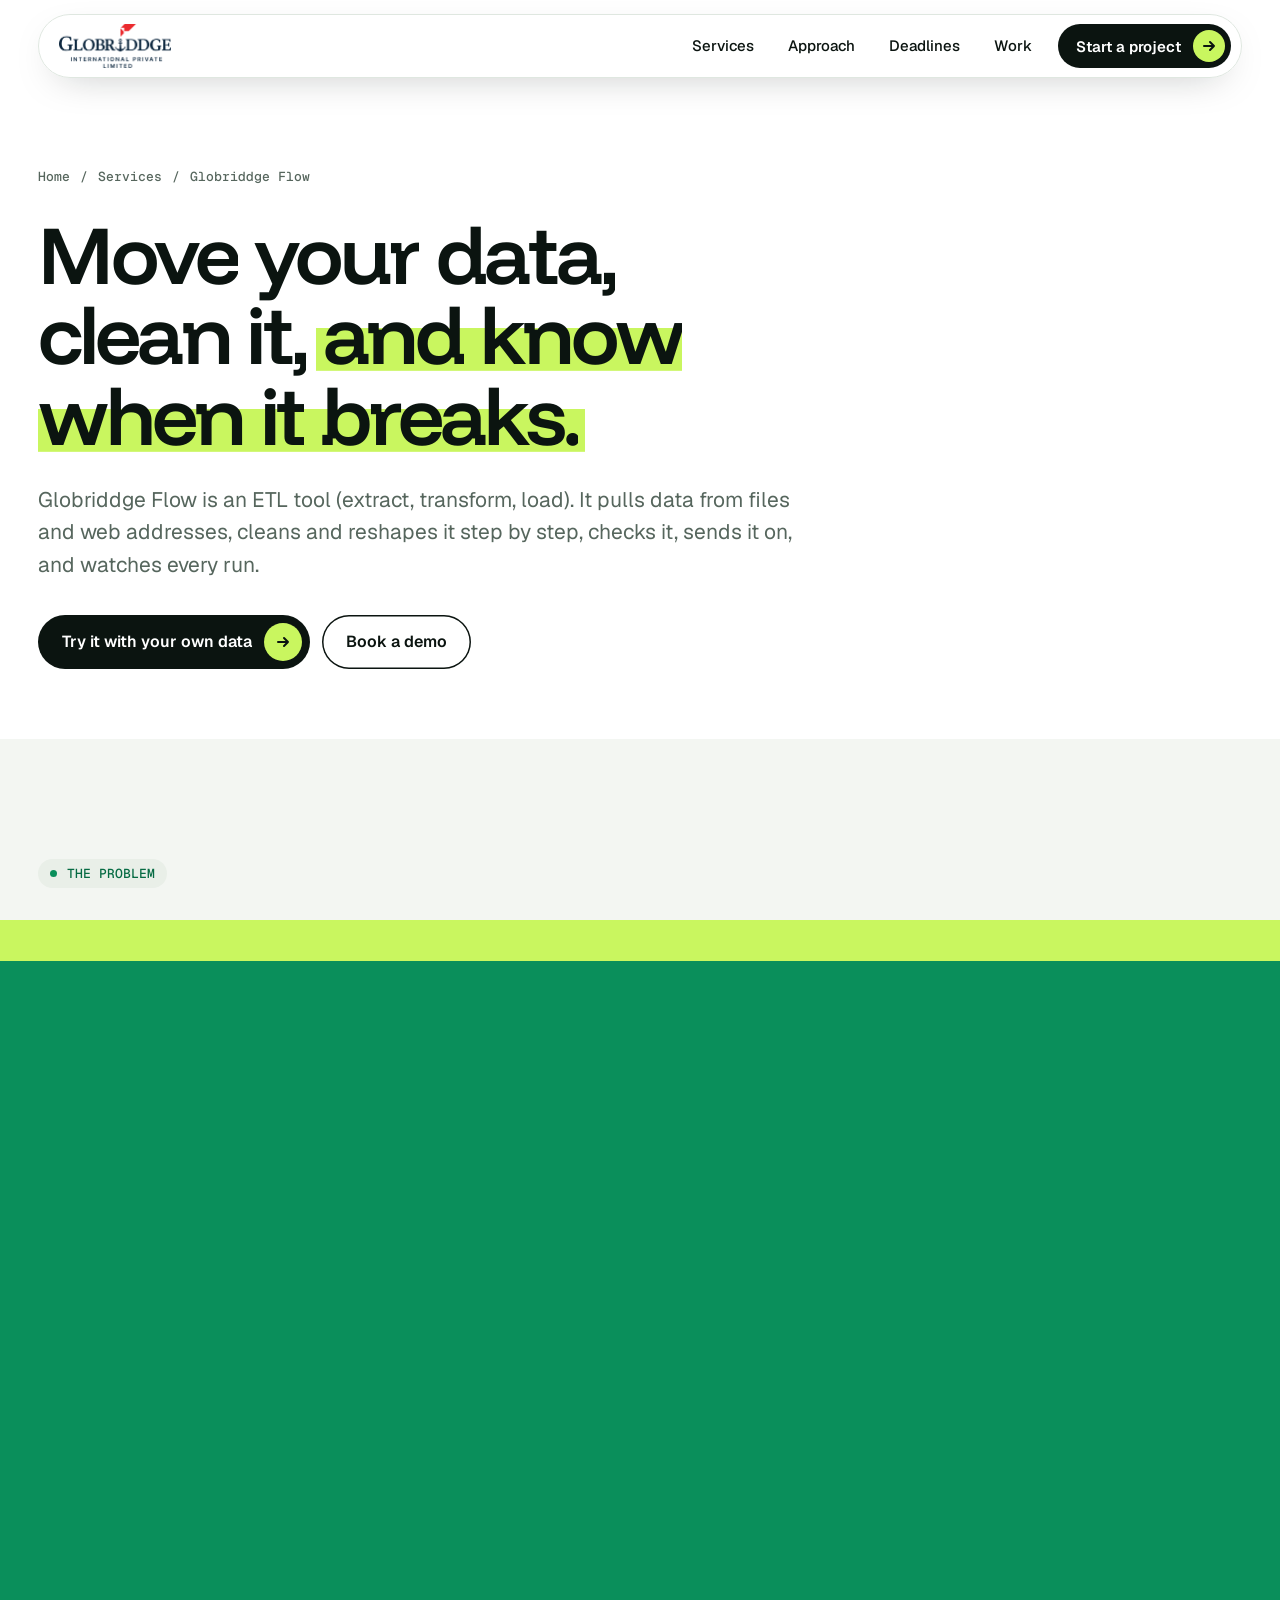
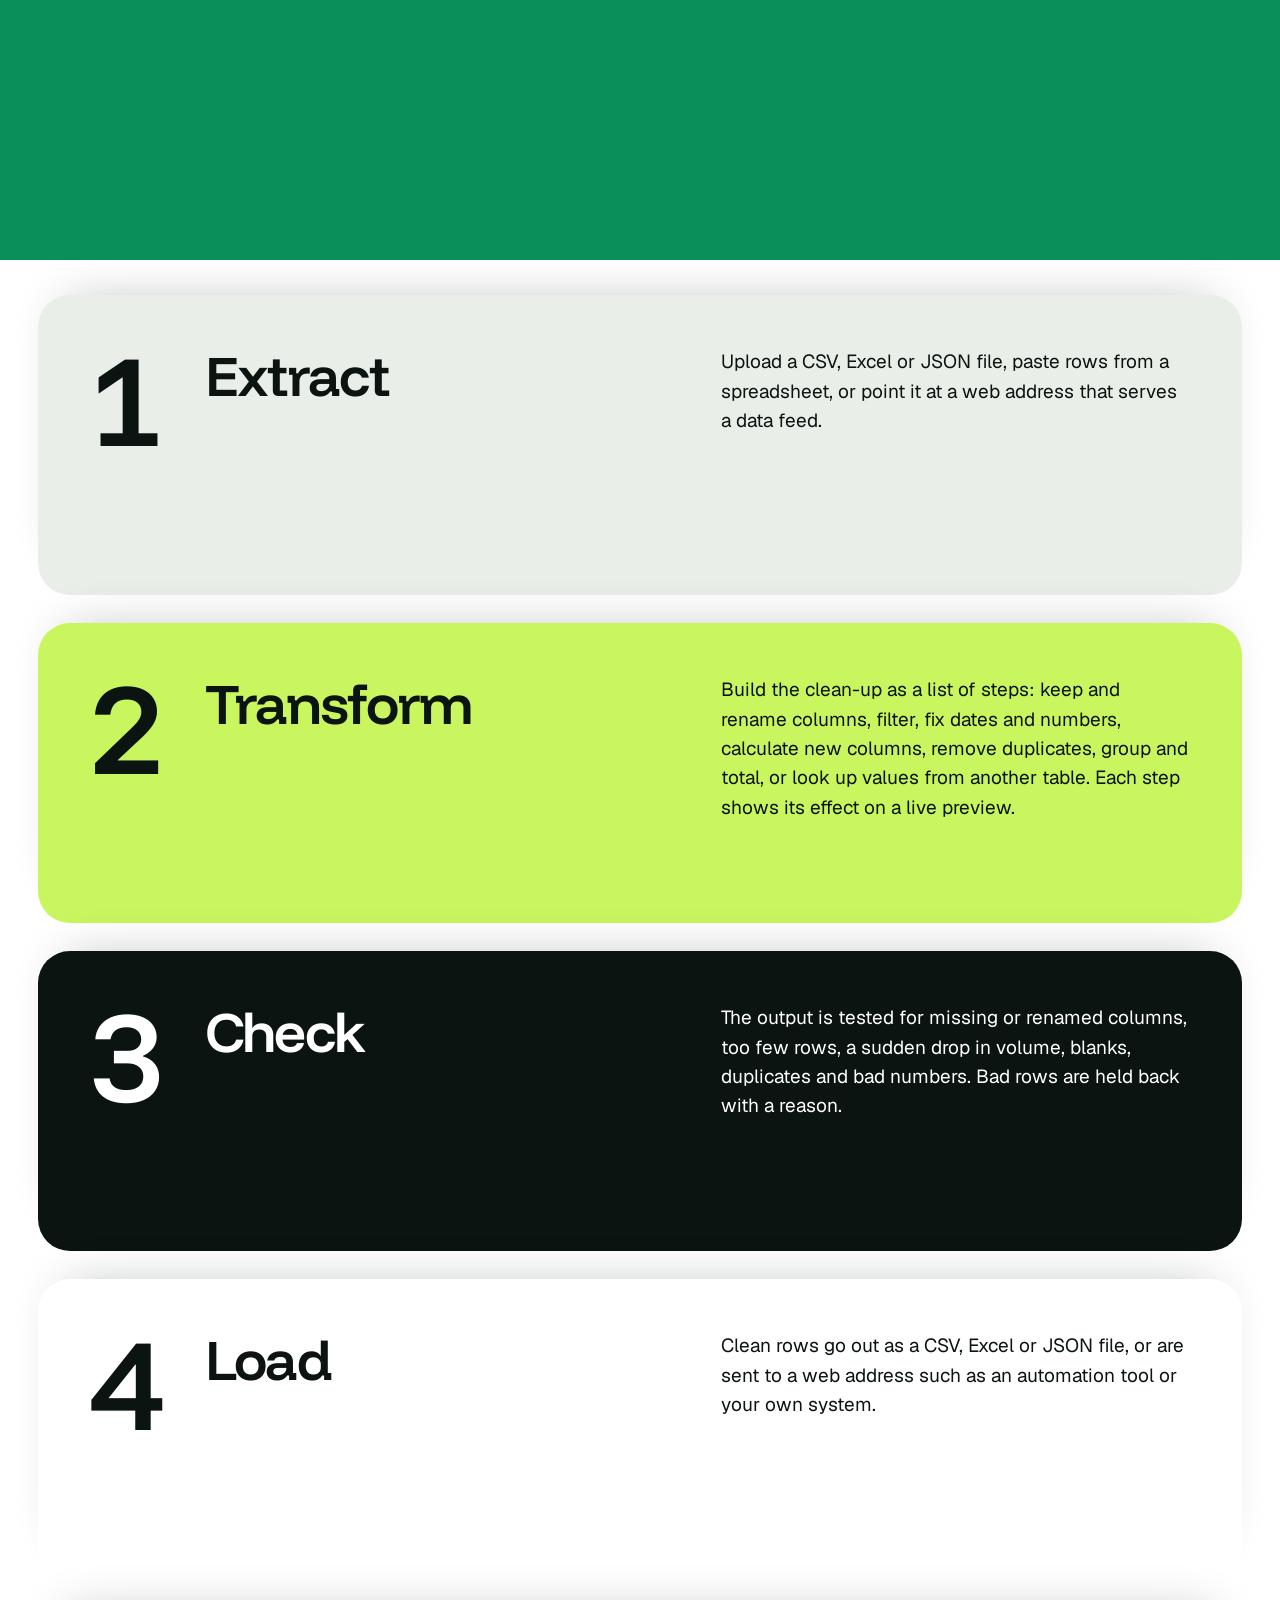
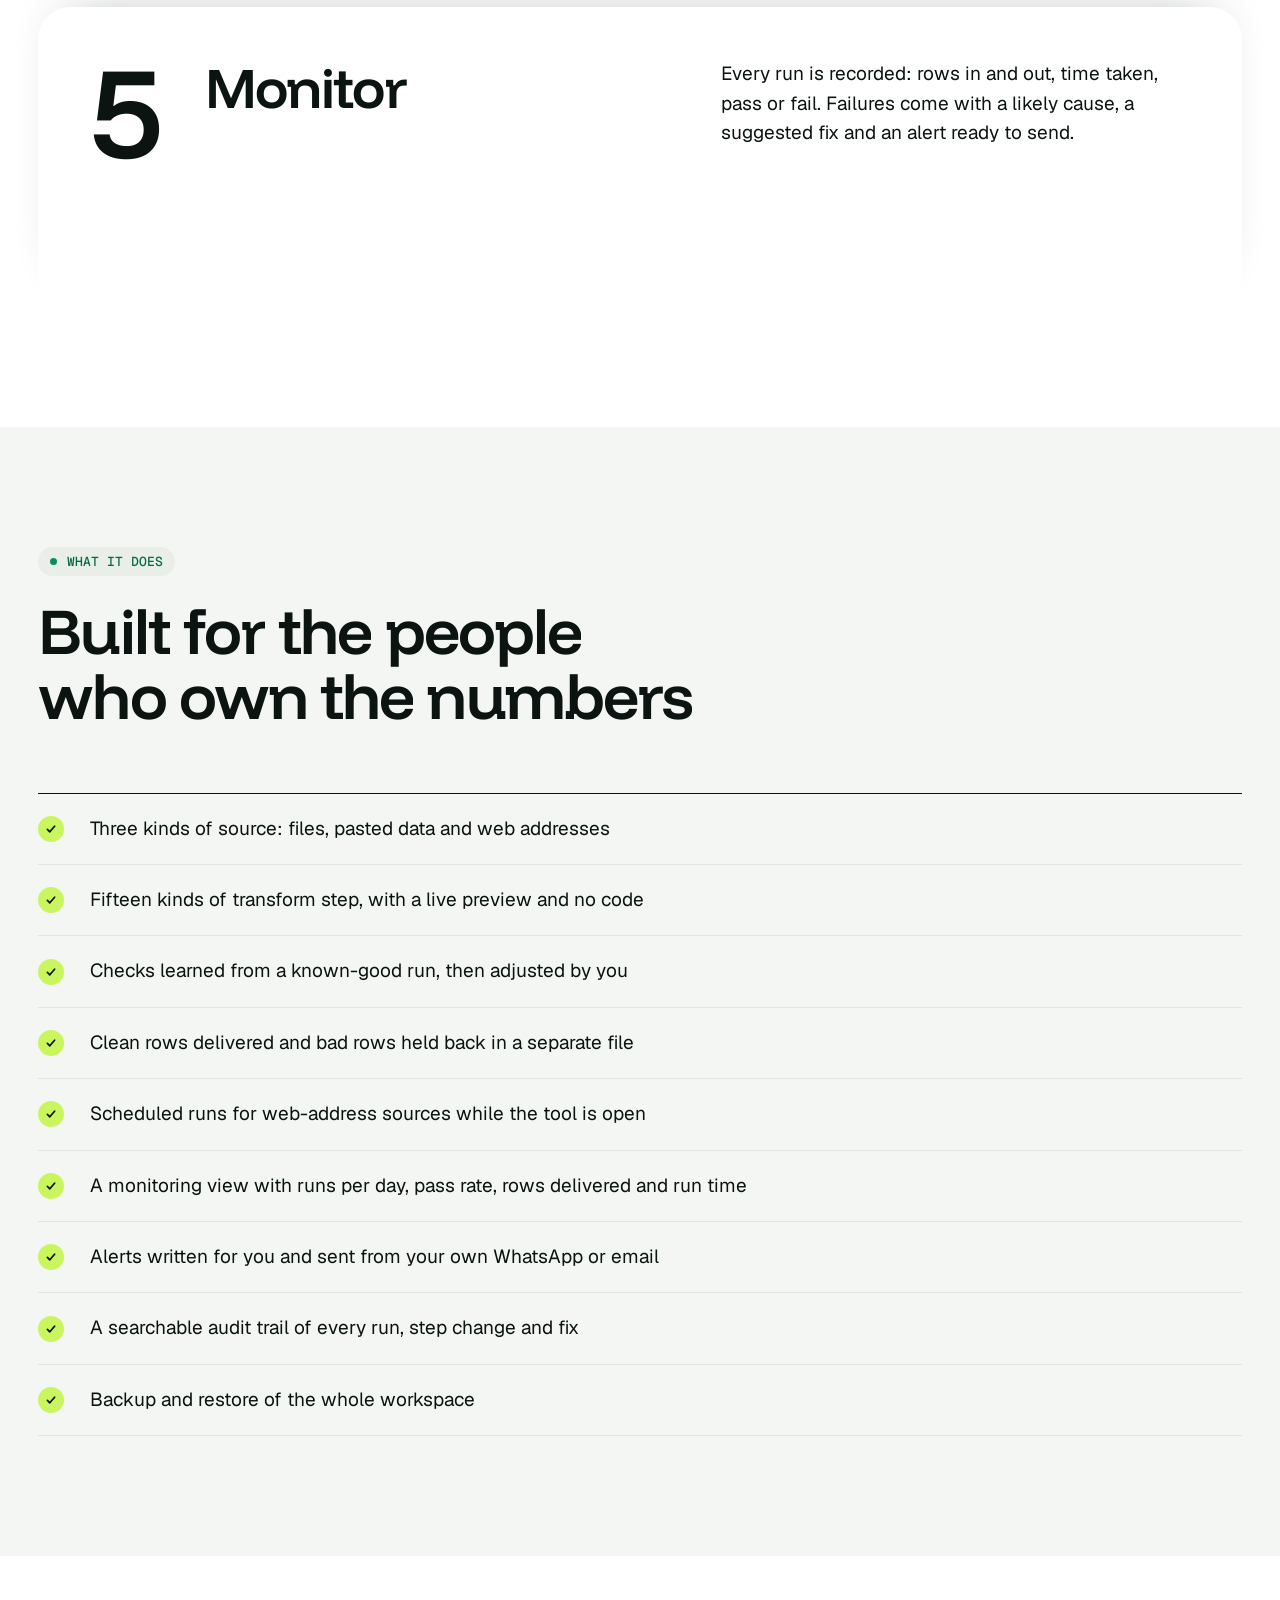
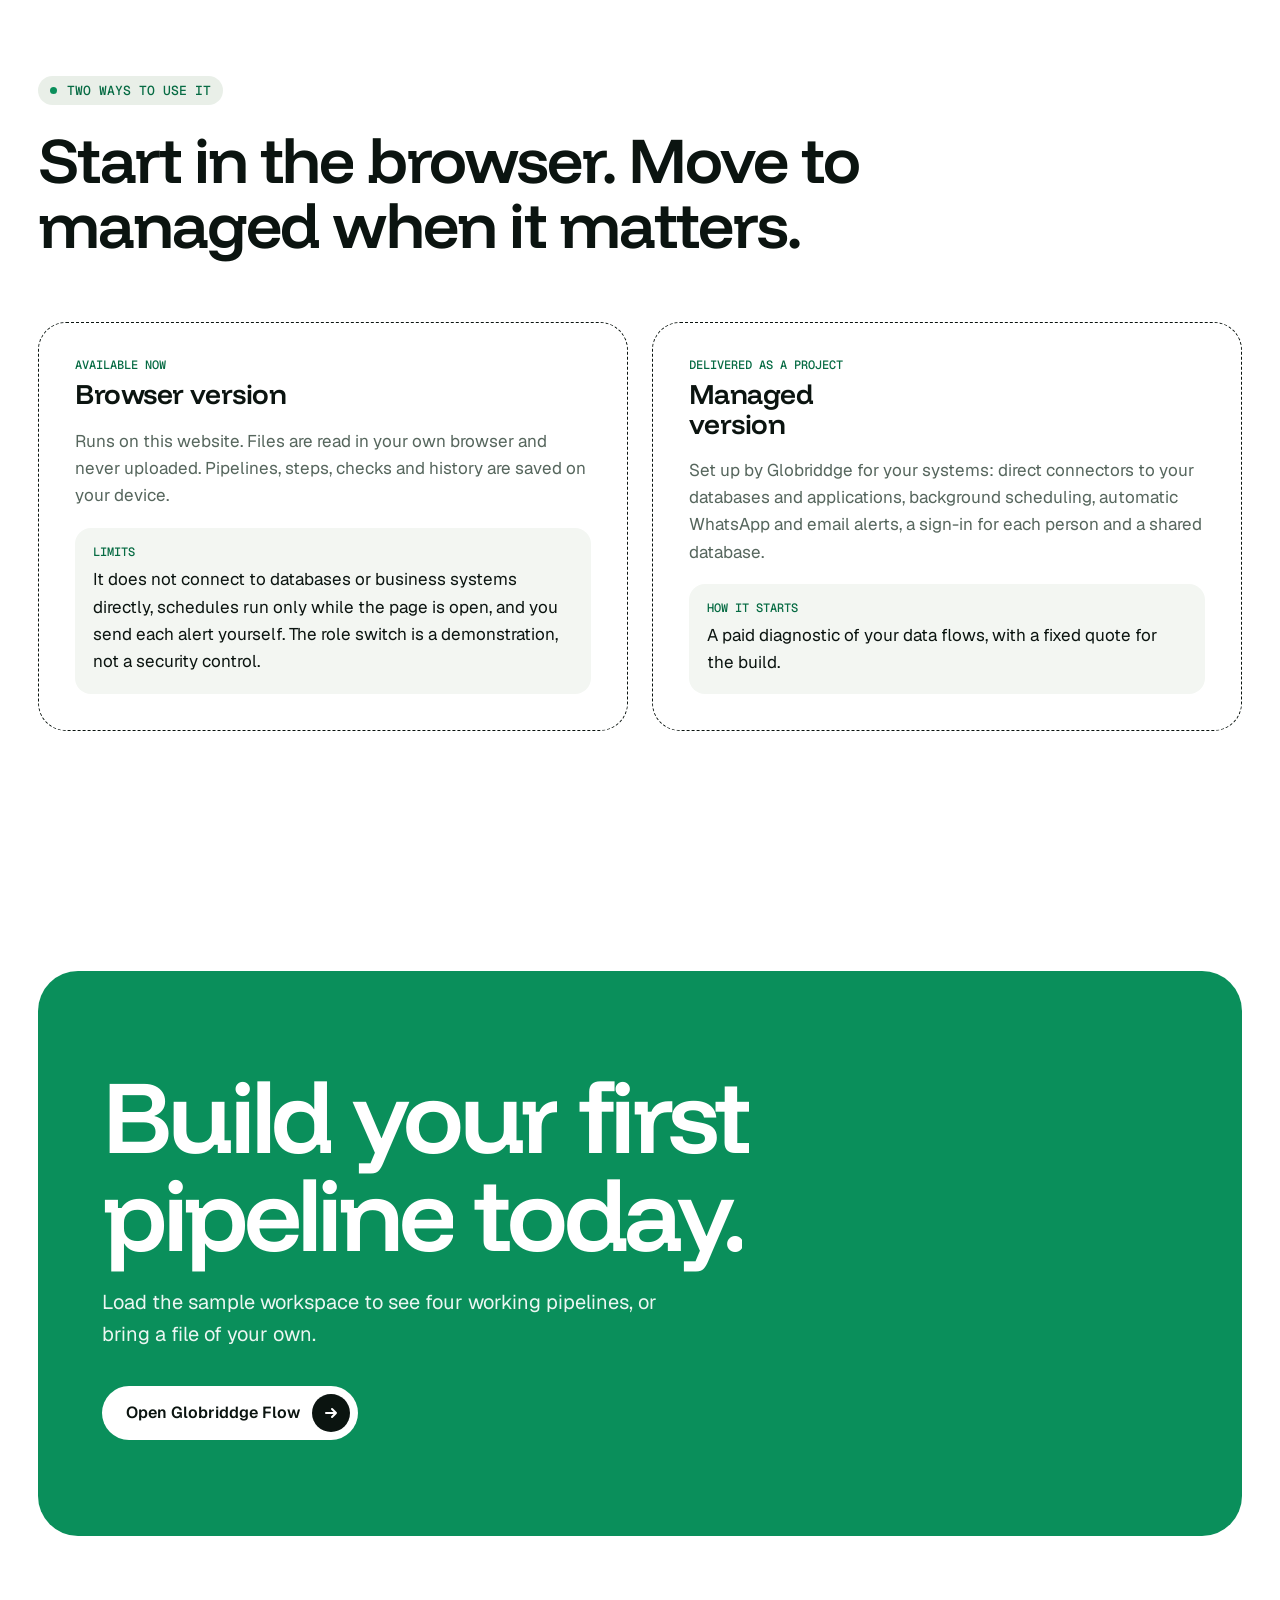
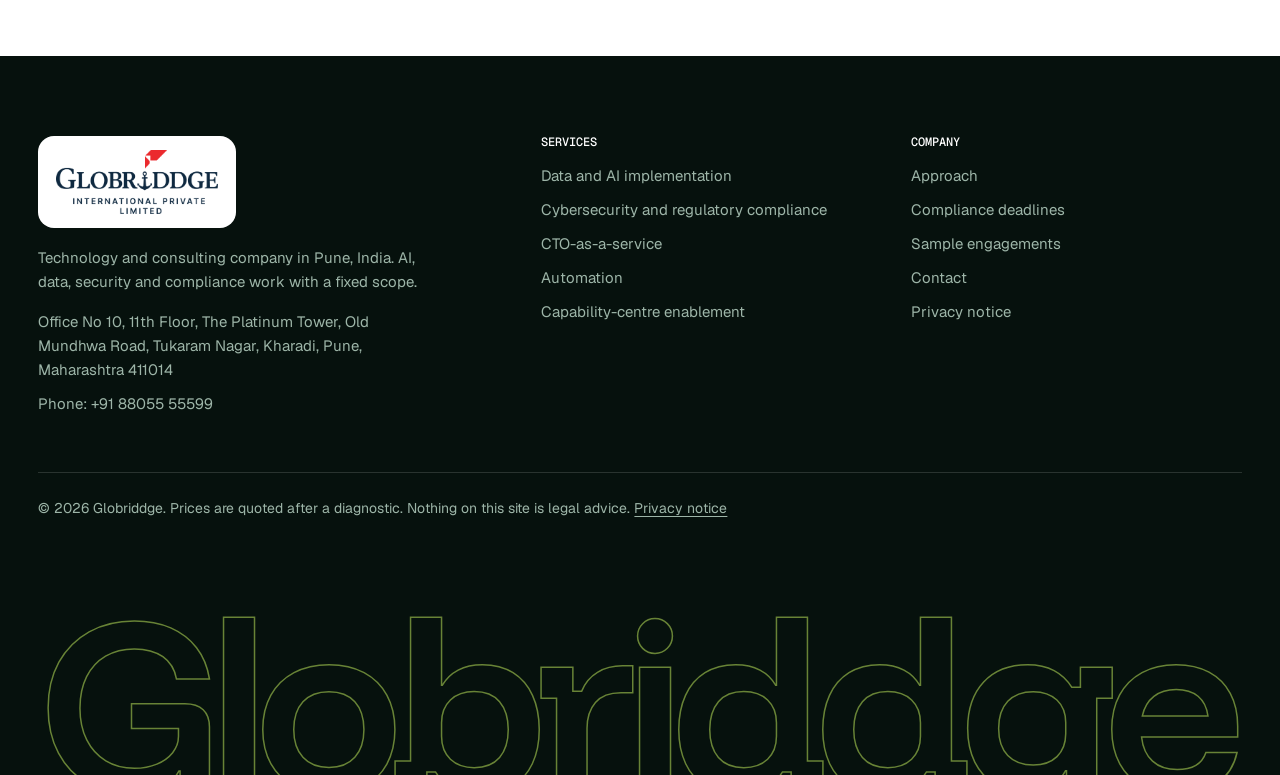
<file: pipeline-monitor.html>
<!doctype html>
<html lang="en-IN">
<head>
<meta charset="utf-8">
<meta name="viewport" content="width=device-width, initial-scale=1, viewport-fit=cover">
<title>Globriddge Flow: ETL and Data Pipeline Monitoring | Globriddge</title>
<meta name="description" content="Globriddge Flow is a browser ETL tool: extract data from files and web addresses, transform it step by step, check it, load it onward and monitor every run.">
<meta name="robots" content="index, follow, max-image-preview:large">
<link rel="canonical" href="https://globparth.github.io/glob_website/pipeline-monitor.html">
<meta name="theme-color" content="#FFFFFF">
<meta name="geo.region" content="IN-MH">
<meta name="geo.placename" content="Pune">
<meta property="og:type" content="website">
<meta property="og:site_name" content="Globriddge">
<meta property="og:locale" content="en_IN">
<meta property="og:title" content="Globriddge Flow | Globriddge">
<meta property="og:description" content="Globriddge Flow is a browser ETL tool: extract data from files and web addresses, transform it step by step, check it, load it onward and monitor every run.">
<meta property="og:url" content="https://globparth.github.io/glob_website/pipeline-monitor.html">
<meta property="og:image" content="https://globparth.github.io/glob_website/og-image.png">
<meta property="og:image:width" content="1200">
<meta property="og:image:height" content="630">
<meta name="twitter:card" content="summary_large_image">
<meta name="twitter:title" content="Globriddge Flow | Globriddge">
<meta name="twitter:description" content="Globriddge Flow is a browser ETL tool: extract data from files and web addresses, transform it step by step, check it, load it onward and monitor every run.">
<meta name="twitter:image" content="https://globparth.github.io/glob_website/og-image.png">
<link rel="icon" href="favicon.svg" type="image/svg+xml">
<link rel="icon" href="data:image/svg+xml,%3Csvg xmlns='http://www.w3.org/2000/svg' viewBox='0 0 40 40'%3E%3Crect width='40' height='40' rx='12' fill='%230B1410'/%3E%3Cpath d='M6 29 14 17 20 24 27 11 34 29' fill='none' stroke='%23C9F65F' stroke-width='3.2' stroke-linecap='round' stroke-linejoin='round'/%3E%3C/svg%3E">
<link rel="apple-touch-icon" href="logo.png">
<link rel="preload" href="fonts/funnel-display-latin-wght-normal.woff2" as="font" type="font/woff2" crossorigin>
<link rel="preload" href="fonts/geist-latin-wght-normal.woff2" as="font" type="font/woff2" crossorigin>
<link rel="stylesheet" href="style.css?v=1794914275">
<script>try{if(sessionStorage.getItem("gbT"))document.documentElement.className="arriving pre"}catch(e){}</script>

</head>
<body>
<a class="skip" href="#main">Skip to content</a><div class="curtain" aria-hidden="true"></div><header class="nav" id="nav"><div class="wrap"><div class="pill"><a class="logo" href="index.html" aria-label="Globriddge, home"><img src="brand-logo.png" alt="Globriddge International Private Limited" width="904" height="357"></a><button class="burger" id="burger" aria-expanded="false" aria-controls="menu" aria-label="Open menu"><svg viewBox="0 0 24 24" fill="none" stroke="currentColor" stroke-width="2" stroke-linecap="round"><path d="M4 8h16M4 16h16"/></svg></button><nav class="menu" id="menu" aria-label="Main"><a href="services.html">Services</a><a href="approach.html">Approach</a><a href="deadlines.html">Deadlines</a><a href="work.html">Work</a><a class="btn " href="contact.html">Start a project<i><svg viewBox="0 0 16 16" fill="none" stroke="currentColor" stroke-width="2" stroke-linecap="round" stroke-linejoin="round" aria-hidden="true"><path d="M3 8h10M9 4l4 4-4 4"/></svg></i></a></nav></div></div></header><main id="main"><section class="phero"><div class="wrap"><nav class="crumb" aria-label="Breadcrumb"><a href="index.html">Home</a><span>/</span><a href="services.html">Services</a><span>/</span><span>Globriddge Flow</span></nav><h1 data-words>Move your data, clean it, <span class="hl">and know when it breaks.</span></h1><p class="lede">Globriddge Flow is an ETL tool (extract, transform, load). It pulls data from files and web addresses, cleans and reshapes it step by step, checks it, sends it on, and watches every run.</p><div class="cta"><a class="btn " href="pipeline-monitor-app.html">Try it with your own data<i><svg viewBox="0 0 16 16" fill="none" stroke="currentColor" stroke-width="2" stroke-linecap="round" stroke-linejoin="round" aria-hidden="true"><path d="M3 8h10M9 4l4 4-4 4"/></svg></i></a><a class="btn alt" href="contact.html?svc=ai">Book a demo</a></div></div></section><section class="sec soft"><div class="wrap"><div class="head"><span class="eye">THE PROBLEM</span><h2 class="h2" data-words>Data work done by hand breaks quietly</h2></div><div class="tbl"><div class="tr2"><h3>The same clean-up every week</h3><p>Someone opens the export, fixes dates, removes duplicates and pastes it into another sheet. Every week.</p></div><div class="tr2"><h3>A column gets renamed</h3><p>A header changes at the source. The report downstream goes blank and nobody knows why.</p></div><div class="tr2"><h3>Half the rows go missing</h3><p>An export runs before the source job finishes. Decisions are made on low numbers.</p></div><div class="tr2"><h3>Nobody wrote down the fix</h3><p>The same failure returns next month, and the person who solved it has moved on.</p></div></div></div></section><section class="sec"><div class="wrap"><div class="head split"><div style="display:grid;gap:22px;justify-items:start"><span class="eye">HOW IT WORKS</span><h2 class="h2" data-words>Five stages in every pipeline</h2></div><p class="lede">A pipeline is one regular flow of data from a source to a destination, such as a daily sales export feeding a dashboard.</p></div><div class="stack"><article class="scard" style="--i:0"><div class="n">1</div><div><h3>Extract</h3></div><p>Upload a CSV, Excel or JSON file, paste rows from a spreadsheet, or point it at a web address that serves a data feed.</p></article><article class="scard" style="--i:1"><div class="n">2</div><div><h3>Transform</h3></div><p>Build the clean-up as a list of steps: keep and rename columns, filter, fix dates and numbers, calculate new columns, remove duplicates, group and total, or look up values from another table. Each step shows its effect on a live preview.</p></article><article class="scard" style="--i:2"><div class="n">3</div><div><h3>Check</h3></div><p>The output is tested for missing or renamed columns, too few rows, a sudden drop in volume, blanks, duplicates and bad numbers. Bad rows are held back with a reason.</p></article><article class="scard" style="--i:0"><div class="n">4</div><div><h3>Load</h3></div><p>Clean rows go out as a CSV, Excel or JSON file, or are sent to a web address such as an automation tool or your own system.</p></article><article class="scard" style="--i:1"><div class="n">5</div><div><h3>Monitor</h3></div><p>Every run is recorded: rows in and out, time taken, pass or fail. Failures come with a likely cause, a suggested fix and an alert ready to send.</p></article></div></div></section><section class="sec soft"><div class="wrap"><div class="head"><span class="eye">WHAT IT DOES</span><h2 class="h2" data-words>Built for the people who own the numbers</h2></div><ul class="check"><li>Three kinds of source: files, pasted data and web addresses</li><li>Fifteen kinds of transform step, with a live preview and no code</li><li>Checks learned from a known-good run, then adjusted by you</li><li>Clean rows delivered and bad rows held back in a separate file</li><li>Scheduled runs for web-address sources while the tool is open</li><li>A monitoring view with runs per day, pass rate, rows delivered and run time</li><li>Alerts written for you and sent from your own WhatsApp or email</li><li>A searchable audit trail of every run, step change and fix</li><li>Backup and restore of the whole workspace</li></ul></div></section><section class="sec"><div class="wrap"><div class="head"><span class="eye">TWO WAYS TO USE IT</span><h2 class="h2" data-words>Start in the browser. Move to managed when it matters.</h2></div><div class="cases"><article class="case"><div><span class="lab">AVAILABLE NOW</span><h3>Browser version</h3></div><p>Runs on this website. Files are read in your own browser and never uploaded. Pipelines, steps, checks and history are saved on your device.</p><div class="res"><span class="lab">LIMITS</span><p>It does not connect to databases or business systems directly, schedules run only while the page is open, and you send each alert yourself. The role switch is a demonstration, not a security control.</p></div></article><article class="case"><div><span class="lab">DELIVERED AS A PROJECT</span><h3>Managed version</h3></div><p>Set up by Globriddge for your systems: direct connectors to your databases and applications, background scheduling, automatic WhatsApp and email alerts, a sign-in for each person and a shared database.</p><div class="res"><span class="lab">HOW IT STARTS</span><p>A paid diagnostic of your data flows, with a fixed quote for the build.</p></div></article></div></div></section><section class="sec"><div class="wrap"><div class="cpanel"><div class="rings" aria-hidden="true"><i></i><i></i><i></i></div><h2 data-words>Build your first pipeline today.</h2><p>Load the sample workspace to see four working pipelines, or bring a file of your own.</p><div class="cta"><a class="btn lt" href="pipeline-monitor-app.html">Open Globriddge Flow<i><svg viewBox="0 0 16 16" fill="none" stroke="currentColor" stroke-width="2" stroke-linecap="round" stroke-linejoin="round" aria-hidden="true"><path d="M3 8h10M9 4l4 4-4 4"/></svg></i></a></div></div></div></section></main><footer><div class="wrap"><div class="fg"><div><a class="logo chip" href="index.html"><img src="brand-logo.png" alt="Globriddge International Private Limited" width="904" height="357"></a><p style="margin-top:18px;max-width:38ch">Technology and consulting company in Pune, India. AI, data, security and compliance work with a fixed scope.</p><p style="margin-top:16px;max-width:38ch">Office No 10, 11th Floor, The Platinum Tower, Old Mundhwa Road, Tukaram Nagar, Kharadi, Pune, Maharashtra 411014</p><p style="margin-top:10px">Phone: +91 88055 55599</p></div><div><h4>SERVICES</h4><ul><li><a href="data-ai-implementation.html">Data and AI implementation</a></li><li><a href="cybersecurity-compliance.html">Cybersecurity and regulatory compliance</a></li><li><a href="cto-as-a-service.html">CTO-as-a-service</a></li><li><a href="business-automation.html">Automation</a></li><li><a href="capability-centre-enablement.html">Capability-centre enablement</a></li></ul></div><div><h4>COMPANY</h4><ul><li><a href="approach.html">Approach</a></li><li><a href="deadlines.html">Compliance deadlines</a></li><li><a href="work.html">Sample engagements</a></li><li><a href="contact.html">Contact</a></li><li><a href="privacy.html">Privacy notice</a></li></ul></div></div><div class="legal"><p>© <span class="yr">2026</span> Globriddge. Prices are quoted after a diagnostic. Nothing on this site is legal advice. <a href="privacy.html">Privacy notice</a></p></div><div class="mark" aria-hidden="true">Globriddge</div></div></footer>
<script src="main.js?v=1794914275"></script>
</body>
</html>
</file>
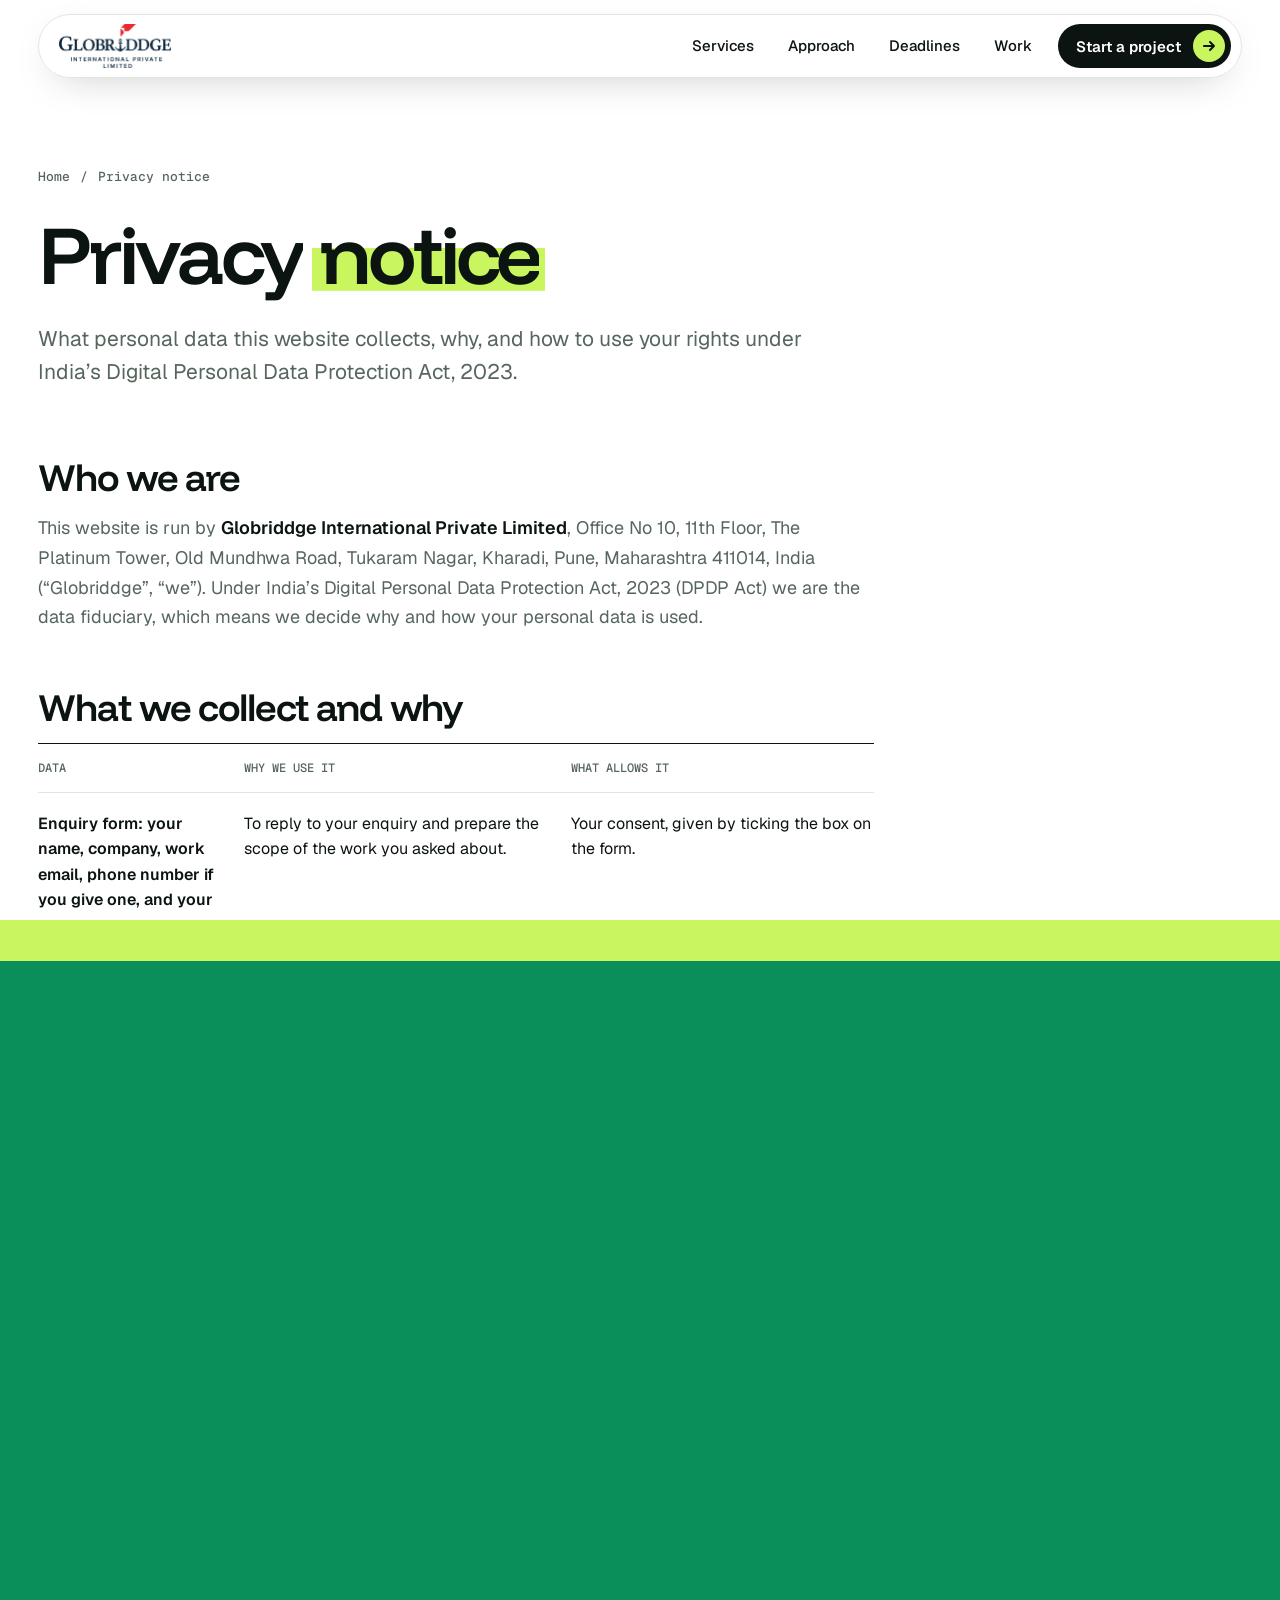
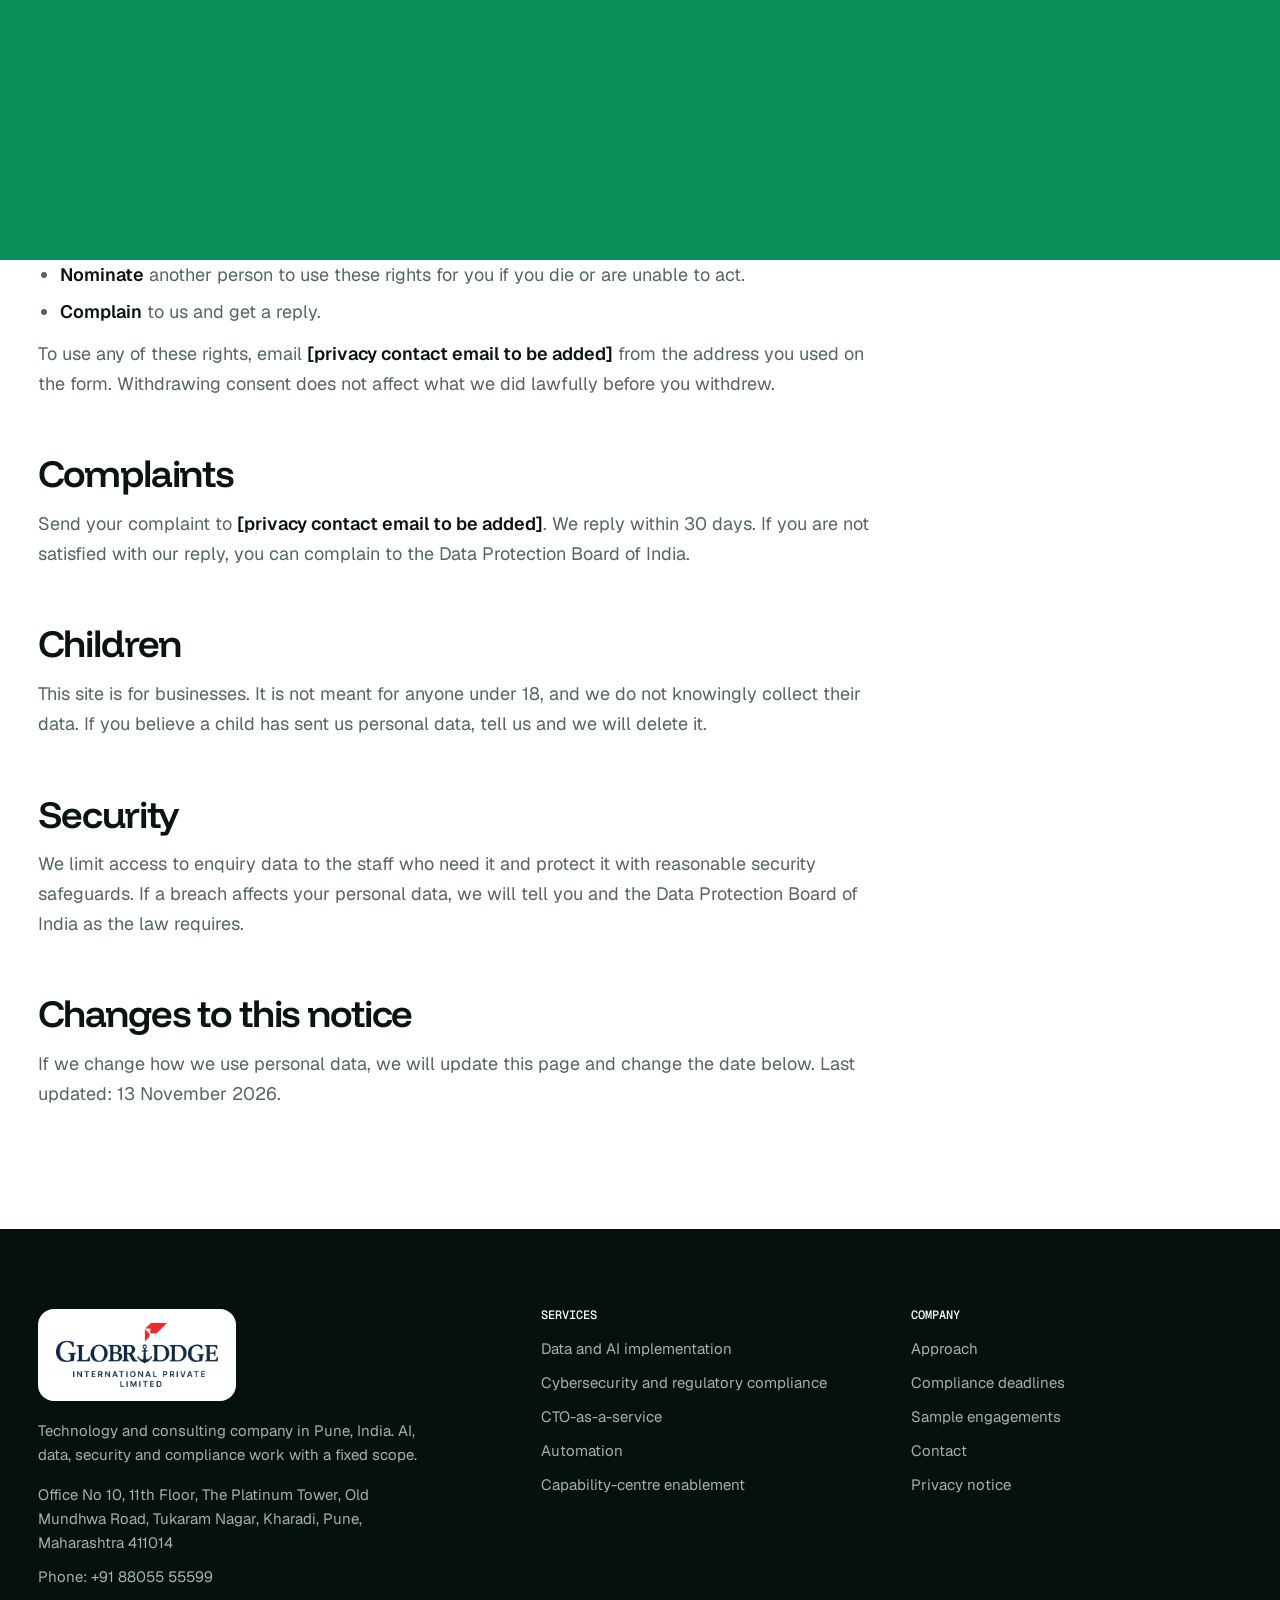
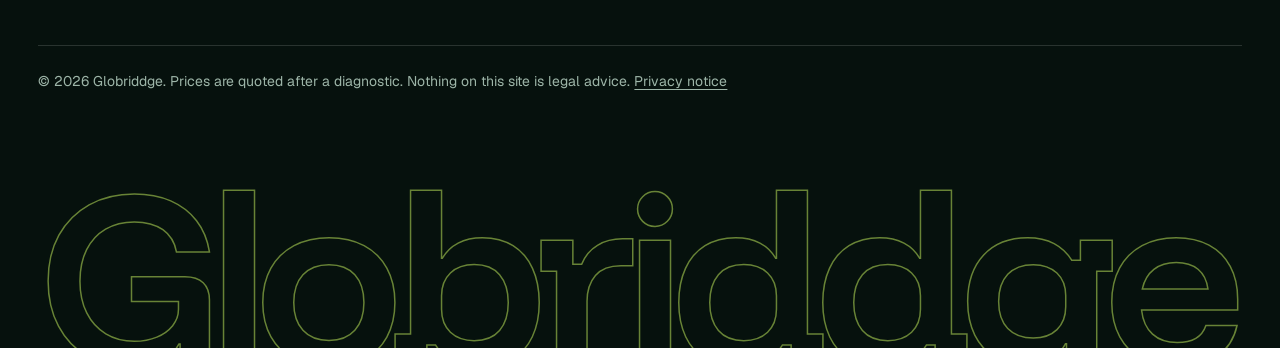
<file: privacy.html>
<!doctype html>
<html lang="en-IN">
<head>
<meta charset="utf-8">
<meta name="viewport" content="width=device-width, initial-scale=1, viewport-fit=cover">
<title>Privacy Notice | Globriddge</title>
<meta name="description" content="How Globriddge collects and uses personal data from this website under India’s Digital Personal Data Protection Act, 2023, and how to use your rights.">
<meta name="robots" content="index, follow, max-image-preview:large">
<link rel="canonical" href="https://globparth.github.io/glob_website/privacy.html">
<meta name="theme-color" content="#FFFFFF">
<meta name="geo.region" content="IN-MH">
<meta name="geo.placename" content="Pune">
<meta property="og:type" content="website">
<meta property="og:site_name" content="Globriddge">
<meta property="og:locale" content="en_IN">
<meta property="og:title" content="Privacy Notice | Globriddge">
<meta property="og:description" content="How Globriddge collects and uses personal data from this website under India’s Digital Personal Data Protection Act, 2023, and how to use your rights.">
<meta property="og:url" content="https://globparth.github.io/glob_website/privacy.html">
<meta property="og:image" content="https://globparth.github.io/glob_website/og-image.png">
<meta property="og:image:width" content="1200">
<meta property="og:image:height" content="630">
<meta name="twitter:card" content="summary_large_image">
<meta name="twitter:title" content="Privacy Notice | Globriddge">
<meta name="twitter:description" content="How Globriddge collects and uses personal data from this website under India’s Digital Personal Data Protection Act, 2023, and how to use your rights.">
<meta name="twitter:image" content="https://globparth.github.io/glob_website/og-image.png">
<link rel="icon" href="favicon.svg" type="image/svg+xml">
<link rel="icon" href="data:image/svg+xml,%3Csvg xmlns='http://www.w3.org/2000/svg' viewBox='0 0 40 40'%3E%3Crect width='40' height='40' rx='12' fill='%230B1410'/%3E%3Cpath d='M6 29 14 17 20 24 27 11 34 29' fill='none' stroke='%23C9F65F' stroke-width='3.2' stroke-linecap='round' stroke-linejoin='round'/%3E%3C/svg%3E">
<link rel="apple-touch-icon" href="logo.png">
<link rel="preload" href="fonts/funnel-display-latin-wght-normal.woff2" as="font" type="font/woff2" crossorigin>
<link rel="preload" href="fonts/geist-latin-wght-normal.woff2" as="font" type="font/woff2" crossorigin>
<link rel="stylesheet" href="style.css?v=1794914275">
<script>try{if(sessionStorage.getItem("gbT"))document.documentElement.className="arriving pre"}catch(e){}</script>
<script type="application/ld+json">{"@context": "https://schema.org", "@graph": [{"@type": ["ProfessionalService", "Organization"], "@id": "https://globparth.github.io/glob_website/#organization", "name": "Globriddge", "url": "https://globparth.github.io/glob_website/", "logo": {"@type": "ImageObject", "url": "https://globparth.github.io/glob_website/logo.png", "width": 512, "height": 512}, "image": "https://globparth.github.io/glob_website/og-image.png", "description": "Globriddge turns deadlines and backlogs into finished AI, data and security systems for mid-sized companies, regulated Indian institutions and global firms building in India.", "telephone": "+918805555599", "address": {"@type": "PostalAddress", "streetAddress": "Office No 10, 11th Floor, The Platinum Tower, Old Mundhwa Road, Tukaram Nagar, Kharadi", "addressLocality": "Pune", "addressRegion": "Maharashtra", "postalCode": "411014", "addressCountry": "IN"}, "geo": {"@type": "GeoCoordinates", "latitude": 18.52, "longitude": 73.86}, "areaServed": [{"@type": "Country", "name": "India"}, {"@type": "Place", "name": "Worldwide"}], "hasOfferCatalog": {"@type": "OfferCatalog", "name": "Services", "itemListElement": [{"@type": "Offer", "itemOffered": {"@type": "Service", "name": "Data and AI implementation", "description": "AI assistants, data pipelines and dashboards taken from pilot to production, with tests that check every answer. Technology consulting from Pune, India.", "url": "https://globparth.github.io/glob_website/data-ai-implementation.html"}}, {"@type": "Offer", "itemOffered": {"@type": "Service", "name": "Cybersecurity and regulatory compliance", "description": "Readiness for India’s DPDP Rules, RBI cyber directions for urban co-operative banks and the SEBI cyber framework: gap reports, evidence packs and managed compliance.", "url": "https://globparth.github.io/glob_website/cybersecurity-compliance.html"}}, {"@type": "Offer", "itemOffered": {"@type": "Service", "name": "CTO-as-a-service", "description": "A senior technology leader by the month: architecture reviews, vendor and hiring decisions, cost control and technical due diligence for investors.", "url": "https://globparth.github.io/glob_website/cto-as-a-service.html"}}, {"@type": "Offer", "itemOffered": {"@type": "Service", "name": "Automation", "description": "Document, workflow and back-office automation with human approval steps. We measure hours before we start, so the saving is a number and not a guess.", "url": "https://globparth.github.io/glob_website/business-automation.html"}}, {"@type": "Offer", "itemOffered": {"@type": "Service", "name": "Capability-centre enablement", "description": "Set-up support, engineering pods and onboarding for companies building a Global Capability Centre (GCC) in India: cloud, security baseline and hiring.", "url": "https://globparth.github.io/glob_website/capability-centre-enablement.html"}}]}}, {"@type": "WebSite", "@id": "https://globparth.github.io/glob_website/#website", "url": "https://globparth.github.io/glob_website/", "name": "Globriddge", "publisher": {"@id": "https://globparth.github.io/glob_website/#organization"}, "inLanguage": "en-IN"}]}</script>
</head>
<body>
<a class="skip" href="#main">Skip to content</a><div class="curtain" aria-hidden="true"></div><header class="nav" id="nav"><div class="wrap"><div class="pill"><a class="logo" href="index.html" aria-label="Globriddge, home"><img src="brand-logo.png" alt="Globriddge International Private Limited" width="904" height="357"></a><button class="burger" id="burger" aria-expanded="false" aria-controls="menu" aria-label="Open menu"><svg viewBox="0 0 24 24" fill="none" stroke="currentColor" stroke-width="2" stroke-linecap="round"><path d="M4 8h16M4 16h16"/></svg></button><nav class="menu" id="menu" aria-label="Main"><a href="services.html">Services</a><a href="approach.html">Approach</a><a href="deadlines.html">Deadlines</a><a href="work.html">Work</a><a class="btn " href="contact.html">Start a project<i><svg viewBox="0 0 16 16" fill="none" stroke="currentColor" stroke-width="2" stroke-linecap="round" stroke-linejoin="round" aria-hidden="true"><path d="M3 8h10M9 4l4 4-4 4"/></svg></i></a></nav></div></div></header><main id="main"><section class="phero"><div class="wrap"><nav class="crumb" aria-label="Breadcrumb"><a href="index.html">Home</a><span>/</span><span>Privacy notice</span></nav><h1 data-words>Privacy <span class="hl">notice</span></h1><p class="lede">What personal data this website collects, why, and how to use your rights under India’s Digital Personal Data Protection Act, 2023.</p></div></section><section class="sec" style="padding-top:0"><div class="wrap"><div class="prose"><section><h2>Who we are</h2><p>This website is run by <strong>Globriddge International Private Limited</strong>, Office No 10, 11th Floor, The Platinum Tower, Old Mundhwa Road, Tukaram Nagar, Kharadi, Pune, Maharashtra 411014, India (“Globriddge”, “we”). Under India’s Digital Personal Data Protection Act, 2023 (DPDP Act) we are the data fiduciary, which means we decide why and how your personal data is used.</p></section><section><h2>What we collect and why</h2><div class="ptab"><div><span>DATA</span><span>WHY WE USE IT</span><span>WHAT ALLOWS IT</span></div><div><b>Enquiry form: your name, company, work email, phone number if you give one, and your message</b><span>To reply to your enquiry and prepare the scope of the work you asked about.</span><span>Your consent, given by ticking the box on the form.</span></div><div><b>Technical records: your IP address and browser details</b><span>Recorded by our website host to deliver the pages and keep the site secure.</span><span>Needed to show you the site you asked for.</span></div></div><p style="margin-top:18px">We collect nothing else. The site has <strong>no cookies, no analytics and no advertising trackers</strong>. Fonts are served from this site, so no font company sees your visit. A temporary marker in your browser runs the animation between pages. It holds no personal data and is cleared when you close the tab.</p></section><section><h2>Who receives your data</h2><ul><li>Our own staff who handle enquiries.</li><li>Service providers who work for us: our website host and the service that delivers the enquiry form to our inbox. They may process data on servers outside India, as the law permits.</li></ul><p style="margin-top:12px">We do not sell your personal data, and we do not share it for advertising.</p></section><section><h2>How long we keep it</h2><p>We keep enquiry details for up to 12 months after our last contact with you, then delete them. If you become a client, your details are kept under the terms of our agreement with you.</p></section><section><h2>Your rights</h2><ul><li><strong>See</strong> a summary of the personal data we hold about you and what we do with it.</li><li><strong>Correct or update</strong> data that is wrong or out of date.</li><li><strong>Erase</strong> your data when it is no longer needed.</li><li><strong>Withdraw your consent</strong> at any time. It is as easy as giving it: send one email.</li><li><strong>Nominate</strong> another person to use these rights for you if you die or are unable to act.</li><li><strong>Complain</strong> to us and get a reply.</li></ul><p style="margin-top:12px">To use any of these rights, email <strong class="cfg-pmail"></strong> from the address you used on the form. Withdrawing consent does not affect what we did lawfully before you withdrew.</p></section><section><h2>Complaints</h2><p>Send your complaint to <strong class="cfg-pmail"></strong>. We reply within 30 days. If you are not satisfied with our reply, you can complain to the Data Protection Board of India.</p></section><section><h2>Children</h2><p>This site is for businesses. It is not meant for anyone under 18, and we do not knowingly collect their data. If you believe a child has sent us personal data, tell us and we will delete it.</p></section><section><h2>Security</h2><p>We limit access to enquiry data to the staff who need it and protect it with reasonable security safeguards. If a breach affects your personal data, we will tell you and the Data Protection Board of India as the law requires.</p></section><section><h2>Changes to this notice</h2><p>If we change how we use personal data, we will update this page and change the date below. Last updated: 13 November 2026.</p></section></div></div></section></main><footer><div class="wrap"><div class="fg"><div><a class="logo chip" href="index.html"><img src="brand-logo.png" alt="Globriddge International Private Limited" width="904" height="357"></a><p style="margin-top:18px;max-width:38ch">Technology and consulting company in Pune, India. AI, data, security and compliance work with a fixed scope.</p><p style="margin-top:16px;max-width:38ch">Office No 10, 11th Floor, The Platinum Tower, Old Mundhwa Road, Tukaram Nagar, Kharadi, Pune, Maharashtra 411014</p><p style="margin-top:10px">Phone: +91 88055 55599</p></div><div><h4>SERVICES</h4><ul><li><a href="data-ai-implementation.html">Data and AI implementation</a></li><li><a href="cybersecurity-compliance.html">Cybersecurity and regulatory compliance</a></li><li><a href="cto-as-a-service.html">CTO-as-a-service</a></li><li><a href="business-automation.html">Automation</a></li><li><a href="capability-centre-enablement.html">Capability-centre enablement</a></li></ul></div><div><h4>COMPANY</h4><ul><li><a href="approach.html">Approach</a></li><li><a href="deadlines.html">Compliance deadlines</a></li><li><a href="work.html">Sample engagements</a></li><li><a href="contact.html">Contact</a></li><li><a href="privacy.html">Privacy notice</a></li></ul></div></div><div class="legal"><p>© <span class="yr">2026</span> Globriddge. Prices are quoted after a diagnostic. Nothing on this site is legal advice. <a href="privacy.html">Privacy notice</a></p></div><div class="mark" aria-hidden="true">Globriddge</div></div></footer>
<script src="main.js?v=1794914275"></script>
</body>
</html>
</file>
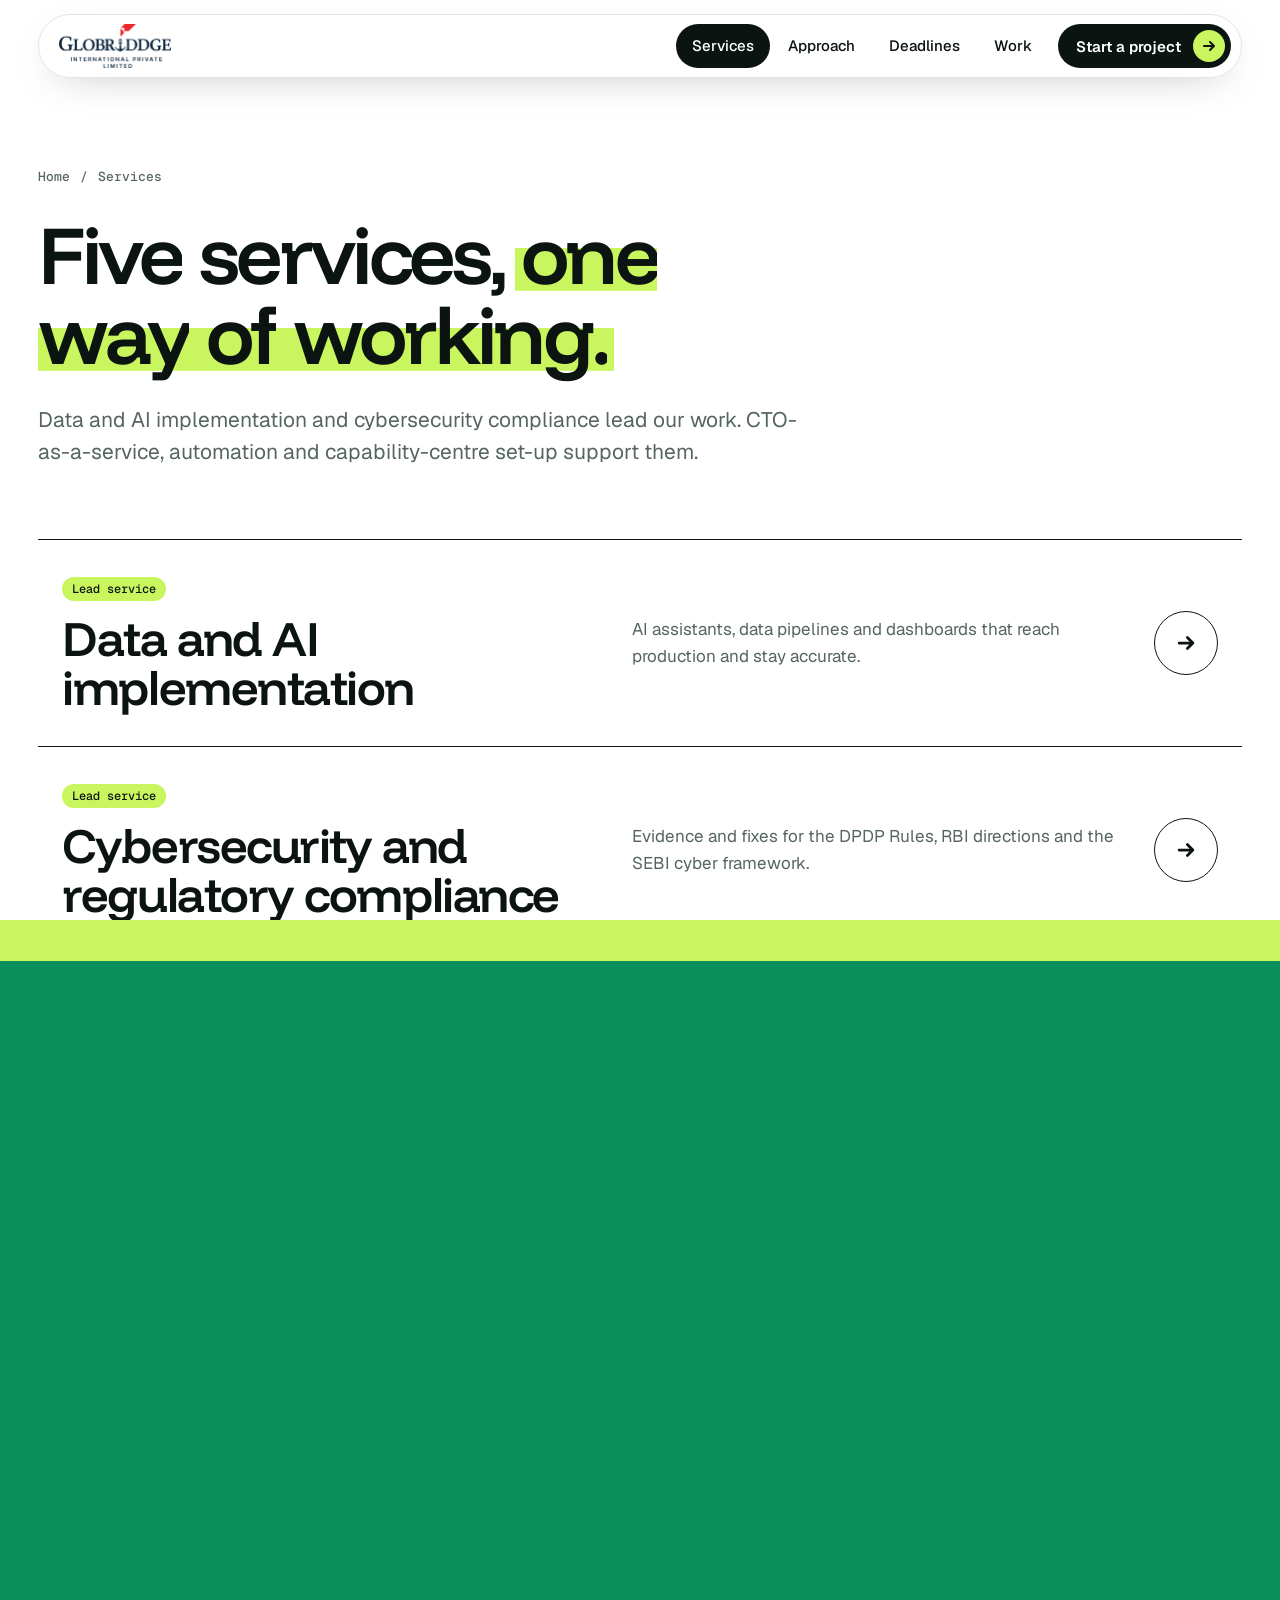
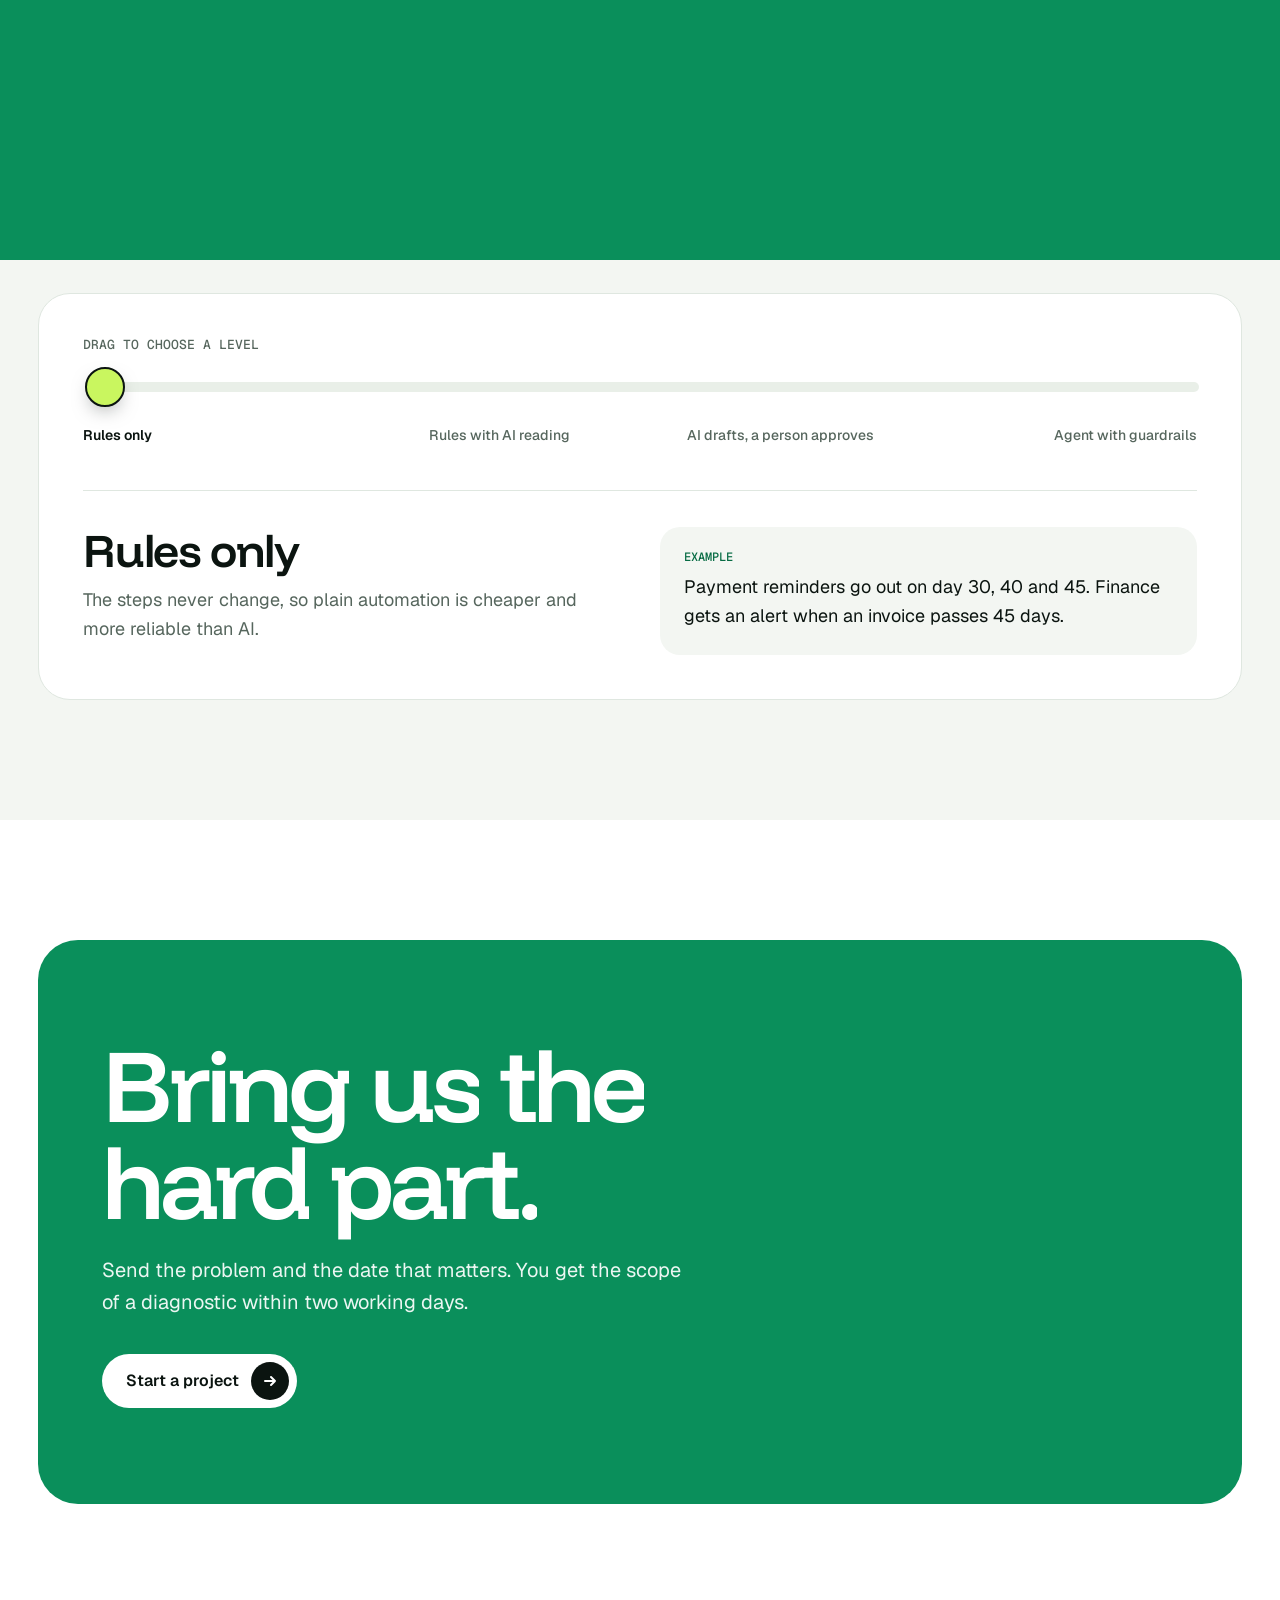
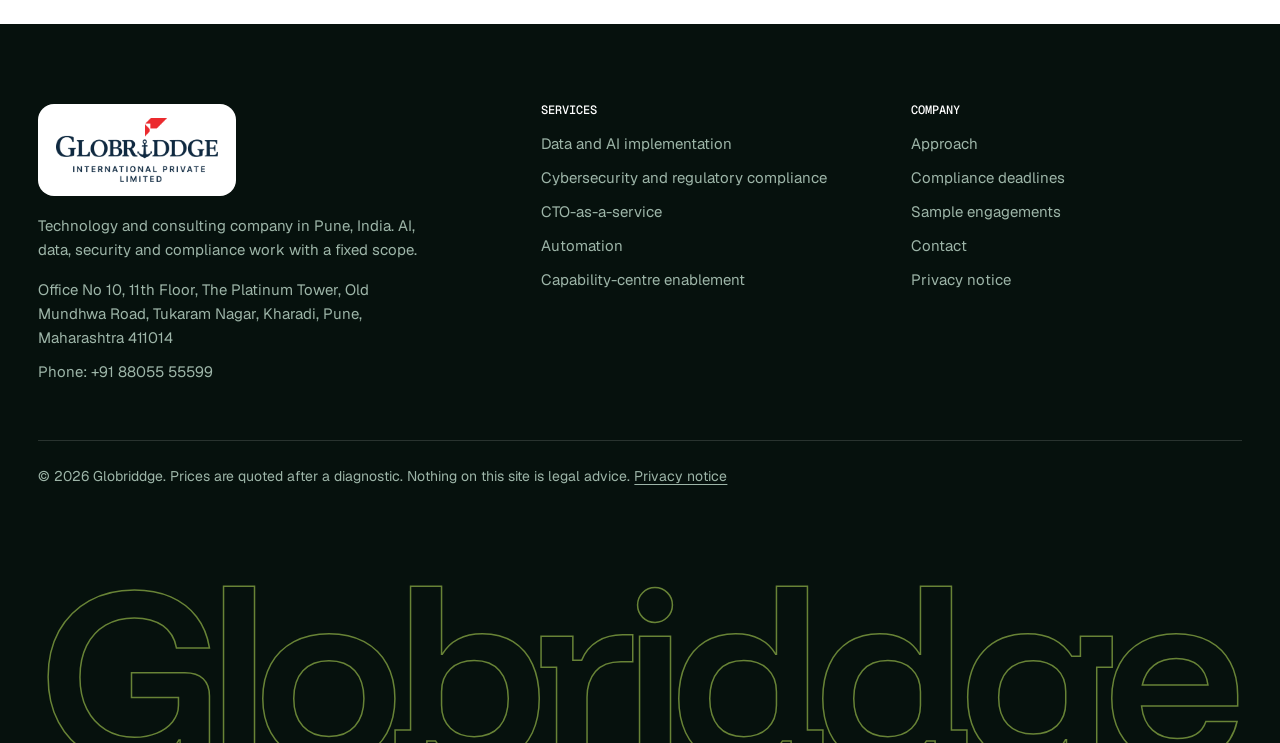
<file: services.html>
<!doctype html>
<html lang="en-IN">
<head>
<meta charset="utf-8">
<meta name="viewport" content="width=device-width, initial-scale=1, viewport-fit=cover">
<title>AI, Data, Security and Compliance Services | Globriddge</title>
<meta name="description" content="Five services from Globriddge: data and AI implementation, cybersecurity and compliance, CTO-as-a-service, automation and capability-centre enablement.">
<meta name="robots" content="index, follow, max-image-preview:large">
<link rel="canonical" href="https://globparth.github.io/glob_website/services.html">
<meta name="theme-color" content="#FFFFFF">
<meta name="geo.region" content="IN-MH">
<meta name="geo.placename" content="Pune">
<meta property="og:type" content="website">
<meta property="og:site_name" content="Globriddge">
<meta property="og:locale" content="en_IN">
<meta property="og:title" content="AI, Data, Security and Compliance Services | Globriddge">
<meta property="og:description" content="Five services from Globriddge: data and AI implementation, cybersecurity and compliance, CTO-as-a-service, automation and capability-centre enablement.">
<meta property="og:url" content="https://globparth.github.io/glob_website/services.html">
<meta property="og:image" content="https://globparth.github.io/glob_website/og-image.png">
<meta property="og:image:width" content="1200">
<meta property="og:image:height" content="630">
<meta name="twitter:card" content="summary_large_image">
<meta name="twitter:title" content="AI, Data, Security and Compliance Services | Globriddge">
<meta name="twitter:description" content="Five services from Globriddge: data and AI implementation, cybersecurity and compliance, CTO-as-a-service, automation and capability-centre enablement.">
<meta name="twitter:image" content="https://globparth.github.io/glob_website/og-image.png">
<link rel="icon" href="favicon.svg" type="image/svg+xml">
<link rel="icon" href="data:image/svg+xml,%3Csvg xmlns='http://www.w3.org/2000/svg' viewBox='0 0 40 40'%3E%3Crect width='40' height='40' rx='12' fill='%230B1410'/%3E%3Cpath d='M6 29 14 17 20 24 27 11 34 29' fill='none' stroke='%23C9F65F' stroke-width='3.2' stroke-linecap='round' stroke-linejoin='round'/%3E%3C/svg%3E">
<link rel="apple-touch-icon" href="logo.png">
<link rel="preload" href="fonts/funnel-display-latin-wght-normal.woff2" as="font" type="font/woff2" crossorigin>
<link rel="preload" href="fonts/geist-latin-wght-normal.woff2" as="font" type="font/woff2" crossorigin>
<link rel="stylesheet" href="style.css?v=1794914275">
<script>try{if(sessionStorage.getItem("gbT"))document.documentElement.className="arriving pre"}catch(e){}</script>
<script type="application/ld+json">{"@context": "https://schema.org", "@graph": [{"@type": ["ProfessionalService", "Organization"], "@id": "https://globparth.github.io/glob_website/#organization", "name": "Globriddge", "url": "https://globparth.github.io/glob_website/", "logo": {"@type": "ImageObject", "url": "https://globparth.github.io/glob_website/logo.png", "width": 512, "height": 512}, "image": "https://globparth.github.io/glob_website/og-image.png", "description": "Globriddge turns deadlines and backlogs into finished AI, data and security systems for mid-sized companies, regulated Indian institutions and global firms building in India.", "telephone": "+918805555599", "address": {"@type": "PostalAddress", "streetAddress": "Office No 10, 11th Floor, The Platinum Tower, Old Mundhwa Road, Tukaram Nagar, Kharadi", "addressLocality": "Pune", "addressRegion": "Maharashtra", "postalCode": "411014", "addressCountry": "IN"}, "geo": {"@type": "GeoCoordinates", "latitude": 18.52, "longitude": 73.86}, "areaServed": [{"@type": "Country", "name": "India"}, {"@type": "Place", "name": "Worldwide"}], "hasOfferCatalog": {"@type": "OfferCatalog", "name": "Services", "itemListElement": [{"@type": "Offer", "itemOffered": {"@type": "Service", "name": "Data and AI implementation", "description": "AI assistants, data pipelines and dashboards taken from pilot to production, with tests that check every answer. Technology consulting from Pune, India.", "url": "https://globparth.github.io/glob_website/data-ai-implementation.html"}}, {"@type": "Offer", "itemOffered": {"@type": "Service", "name": "Cybersecurity and regulatory compliance", "description": "Readiness for India’s DPDP Rules, RBI cyber directions for urban co-operative banks and the SEBI cyber framework: gap reports, evidence packs and managed compliance.", "url": "https://globparth.github.io/glob_website/cybersecurity-compliance.html"}}, {"@type": "Offer", "itemOffered": {"@type": "Service", "name": "CTO-as-a-service", "description": "A senior technology leader by the month: architecture reviews, vendor and hiring decisions, cost control and technical due diligence for investors.", "url": "https://globparth.github.io/glob_website/cto-as-a-service.html"}}, {"@type": "Offer", "itemOffered": {"@type": "Service", "name": "Automation", "description": "Document, workflow and back-office automation with human approval steps. We measure hours before we start, so the saving is a number and not a guess.", "url": "https://globparth.github.io/glob_website/business-automation.html"}}, {"@type": "Offer", "itemOffered": {"@type": "Service", "name": "Capability-centre enablement", "description": "Set-up support, engineering pods and onboarding for companies building a Global Capability Centre (GCC) in India: cloud, security baseline and hiring.", "url": "https://globparth.github.io/glob_website/capability-centre-enablement.html"}}]}}, {"@type": "WebSite", "@id": "https://globparth.github.io/glob_website/#website", "url": "https://globparth.github.io/glob_website/", "name": "Globriddge", "publisher": {"@id": "https://globparth.github.io/glob_website/#organization"}, "inLanguage": "en-IN"}]}</script>
</head>
<body>
<a class="skip" href="#main">Skip to content</a><div class="curtain" aria-hidden="true"></div><header class="nav" id="nav"><div class="wrap"><div class="pill"><a class="logo" href="index.html" aria-label="Globriddge, home"><img src="brand-logo.png" alt="Globriddge International Private Limited" width="904" height="357"></a><button class="burger" id="burger" aria-expanded="false" aria-controls="menu" aria-label="Open menu"><svg viewBox="0 0 24 24" fill="none" stroke="currentColor" stroke-width="2" stroke-linecap="round"><path d="M4 8h16M4 16h16"/></svg></button><nav class="menu" id="menu" aria-label="Main"><a href="services.html" aria-current="page">Services</a><a href="approach.html">Approach</a><a href="deadlines.html">Deadlines</a><a href="work.html">Work</a><a class="btn " href="contact.html">Start a project<i><svg viewBox="0 0 16 16" fill="none" stroke="currentColor" stroke-width="2" stroke-linecap="round" stroke-linejoin="round" aria-hidden="true"><path d="M3 8h10M9 4l4 4-4 4"/></svg></i></a></nav></div></div></header><main id="main"><section class="phero"><div class="wrap"><nav class="crumb" aria-label="Breadcrumb"><a href="index.html">Home</a><span>/</span><span>Services</span></nav><h1 data-words>Five services, <span class="hl">one way of working.</span></h1><p class="lede">Data and AI implementation and cybersecurity compliance lead our work. CTO-as-a-service, automation and capability-centre set-up support them.</p></div></section><section class="sec" style="padding-top:0"><div class="wrap"><div class="rows"><a class="row" href="data-ai-implementation.html"><div><span class="tag">Lead service</span><h3>Data and AI implementation</h3></div><p>AI assistants, data pipelines and dashboards that reach production and stay accurate.</p><span class="ar"><svg viewBox="0 0 16 16" fill="none" stroke="currentColor" stroke-width="2" stroke-linecap="round" stroke-linejoin="round" aria-hidden="true"><path d="M3 8h10M9 4l4 4-4 4"/></svg></span></a><a class="row" href="cybersecurity-compliance.html"><div><span class="tag">Lead service</span><h3>Cybersecurity and regulatory compliance</h3></div><p>Evidence and fixes for the DPDP Rules, RBI directions and the SEBI cyber framework.</p><span class="ar"><svg viewBox="0 0 16 16" fill="none" stroke="currentColor" stroke-width="2" stroke-linecap="round" stroke-linejoin="round" aria-hidden="true"><path d="M3 8h10M9 4l4 4-4 4"/></svg></span></a><a class="row" href="cto-as-a-service.html"><div><h3>CTO-as-a-service</h3></div><p>A senior technology leader in your meetings, by the month.</p><span class="ar"><svg viewBox="0 0 16 16" fill="none" stroke="currentColor" stroke-width="2" stroke-linecap="round" stroke-linejoin="round" aria-hidden="true"><path d="M3 8h10M9 4l4 4-4 4"/></svg></span></a><a class="row" href="business-automation.html"><div><h3>Automation</h3></div><p>Repeated back-office work automated, with a person approving what matters.</p><span class="ar"><svg viewBox="0 0 16 16" fill="none" stroke="currentColor" stroke-width="2" stroke-linecap="round" stroke-linejoin="round" aria-hidden="true"><path d="M3 8h10M9 4l4 4-4 4"/></svg></span></a><a class="row" href="capability-centre-enablement.html"><div><h3>Capability-centre enablement</h3></div><p>Your own engineering team in India, launched and staffed.</p><span class="ar"><svg viewBox="0 0 16 16" fill="none" stroke="currentColor" stroke-width="2" stroke-linecap="round" stroke-linejoin="round" aria-hidden="true"><path d="M3 8h10M9 4l4 4-4 4"/></svg></span></a></div></div></section><section class="sec soft"><div class="wrap"><div class="head"><span class="eye">THE RIGHT LEVEL</span><h2 class="h2" data-words>How much AI does the job need?</h2><p class="lede">Not every process needs an agent. We start at the lowest level that does the job and move up only when tests show it is safe.</p></div><div class="slider"><label for="lv" style="display:block;margin-bottom:22px">DRAG TO CHOOSE A LEVEL</label><input type="range" id="lv" min="0" max="3" step="1" value="0">
<div class="marks" id="marks"><button type="button">Rules only</button><button type="button">Rules with AI reading</button><button type="button">AI drafts, a person approves</button><button type="button">Agent with guardrails</button></div>
<div class="lvout" aria-live="polite"><div id="lv-a"><h3 id="lv-h">Rules only</h3><p id="lv-p">The steps never change, so plain automation is cheaper and more reliable than AI.</p></div><div class="ex" id="lv-b"><span class="lab">EXAMPLE</span><p id="lv-e">Payment reminders go out on day 30, 40 and 45. Finance gets an alert when an invoice passes 45 days.</p></div></div></div></div></section><section class="sec"><div class="wrap"><div class="cpanel"><div class="rings" aria-hidden="true"><i></i><i></i><i></i></div><h2 data-words>Bring us the hard part.</h2><p>Send the problem and the date that matters. You get the scope of a diagnostic within two working days.</p><div class="cta"><a class="btn lt" href="contact.html">Start a project<i><svg viewBox="0 0 16 16" fill="none" stroke="currentColor" stroke-width="2" stroke-linecap="round" stroke-linejoin="round" aria-hidden="true"><path d="M3 8h10M9 4l4 4-4 4"/></svg></i></a></div></div></div></section></main><footer><div class="wrap"><div class="fg"><div><a class="logo chip" href="index.html"><img src="brand-logo.png" alt="Globriddge International Private Limited" width="904" height="357"></a><p style="margin-top:18px;max-width:38ch">Technology and consulting company in Pune, India. AI, data, security and compliance work with a fixed scope.</p><p style="margin-top:16px;max-width:38ch">Office No 10, 11th Floor, The Platinum Tower, Old Mundhwa Road, Tukaram Nagar, Kharadi, Pune, Maharashtra 411014</p><p style="margin-top:10px">Phone: +91 88055 55599</p></div><div><h4>SERVICES</h4><ul><li><a href="data-ai-implementation.html">Data and AI implementation</a></li><li><a href="cybersecurity-compliance.html">Cybersecurity and regulatory compliance</a></li><li><a href="cto-as-a-service.html">CTO-as-a-service</a></li><li><a href="business-automation.html">Automation</a></li><li><a href="capability-centre-enablement.html">Capability-centre enablement</a></li></ul></div><div><h4>COMPANY</h4><ul><li><a href="approach.html">Approach</a></li><li><a href="deadlines.html">Compliance deadlines</a></li><li><a href="work.html">Sample engagements</a></li><li><a href="contact.html">Contact</a></li><li><a href="privacy.html">Privacy notice</a></li></ul></div></div><div class="legal"><p>© <span class="yr">2026</span> Globriddge. Prices are quoted after a diagnostic. Nothing on this site is legal advice. <a href="privacy.html">Privacy notice</a></p></div><div class="mark" aria-hidden="true">Globriddge</div></div></footer>
<script src="main.js?v=1794914275"></script>
</body>
</html>
</file>
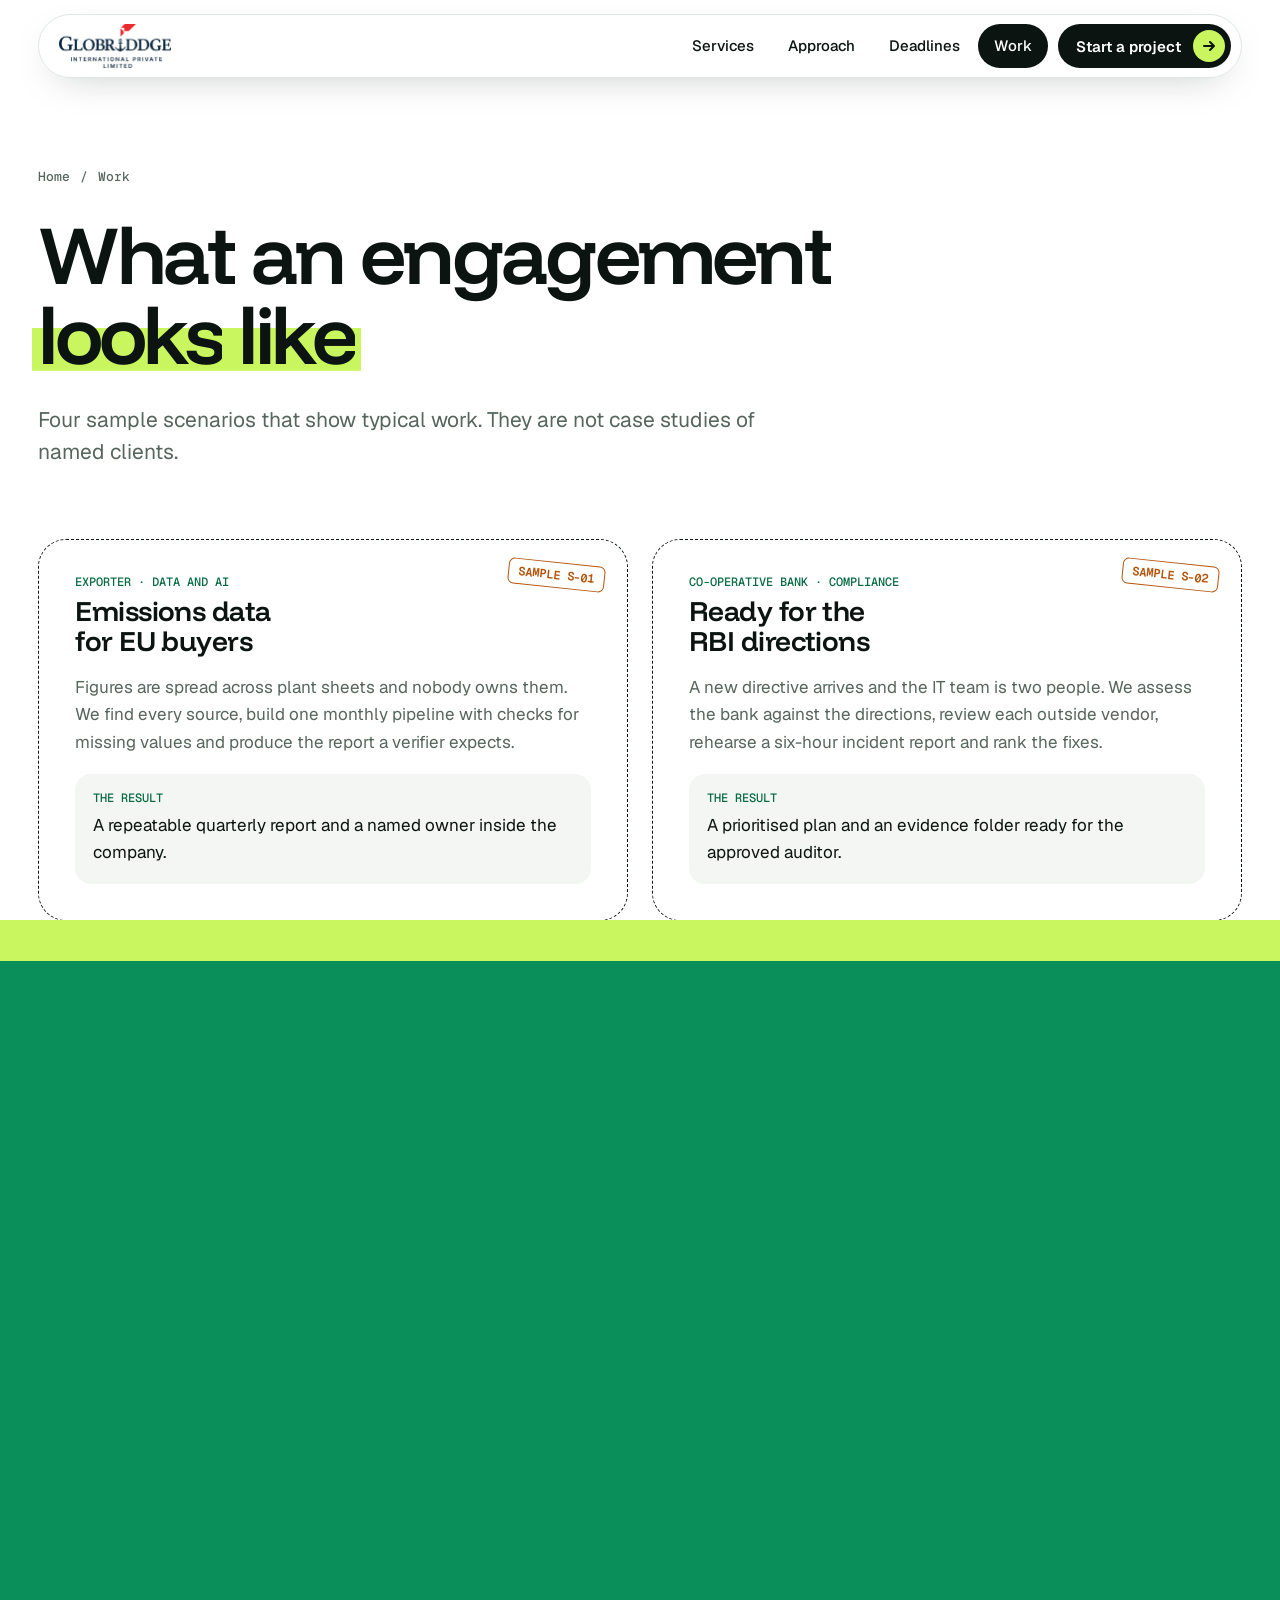
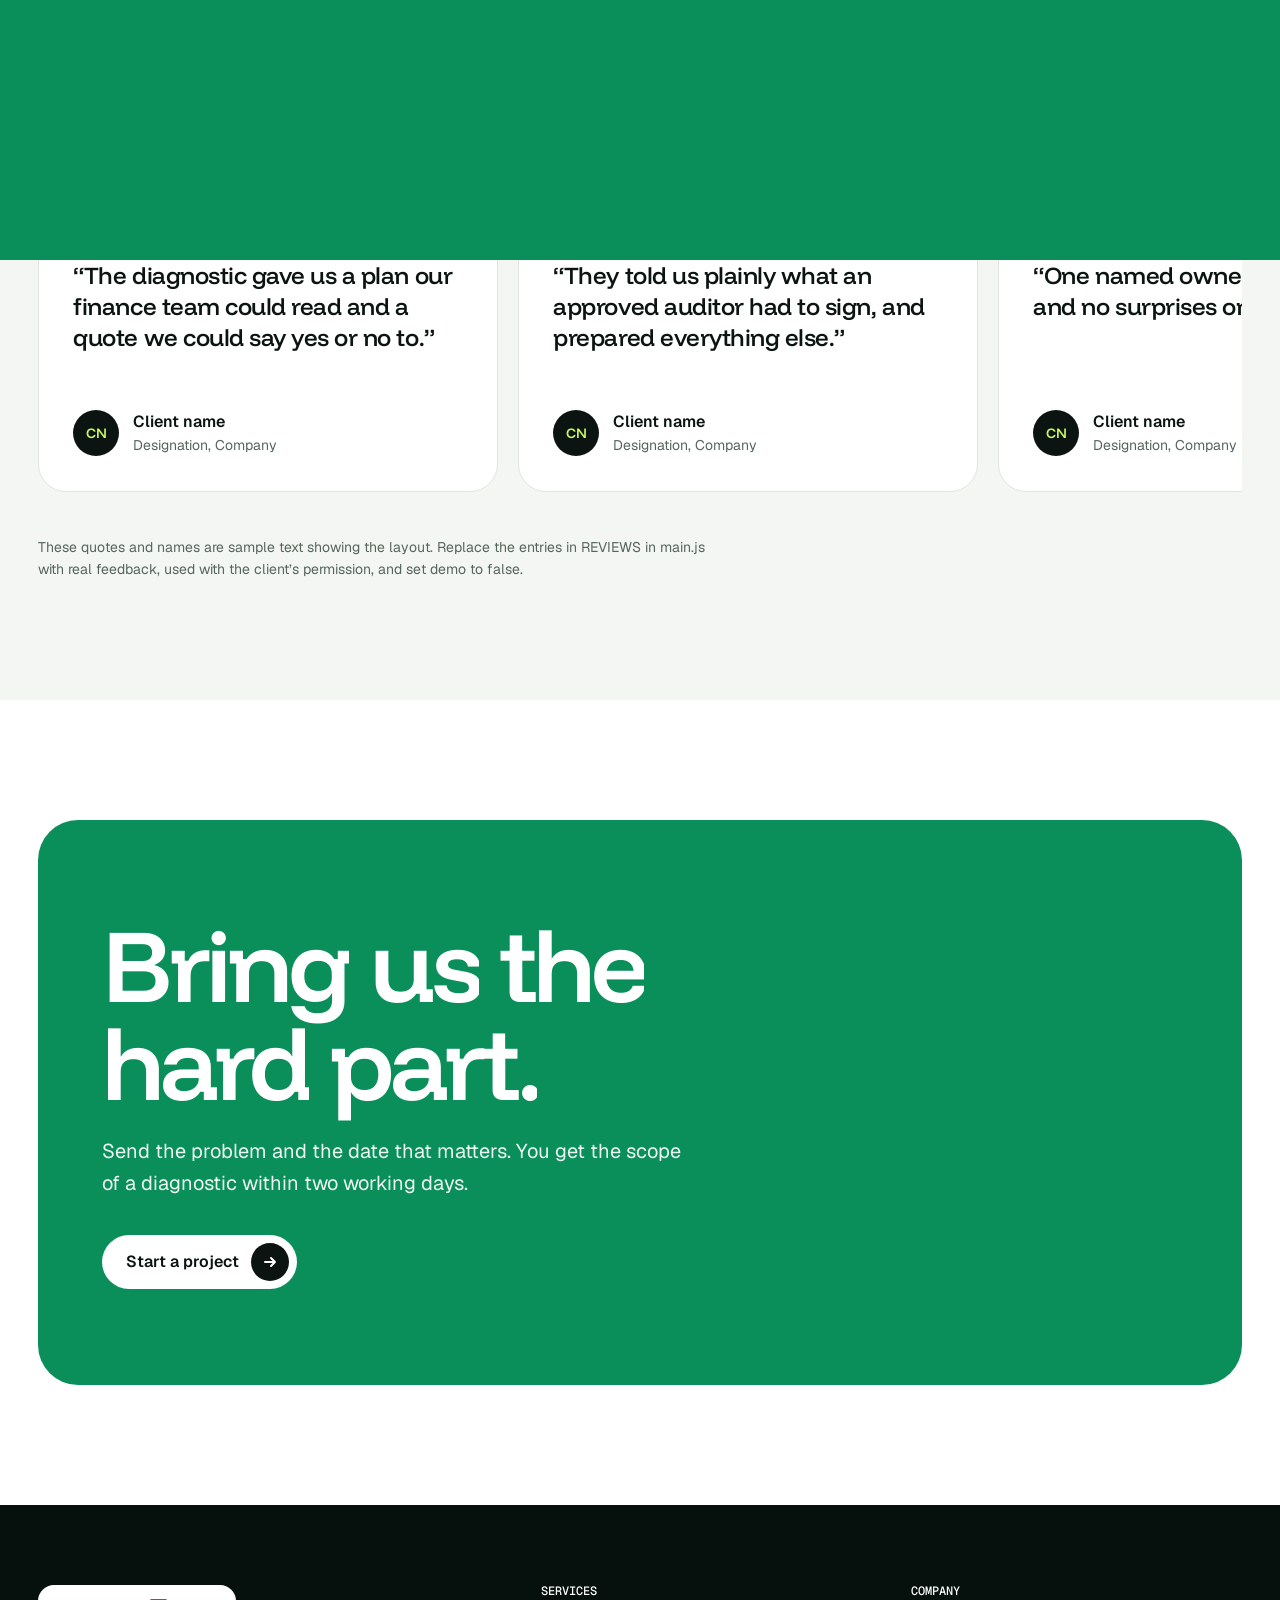
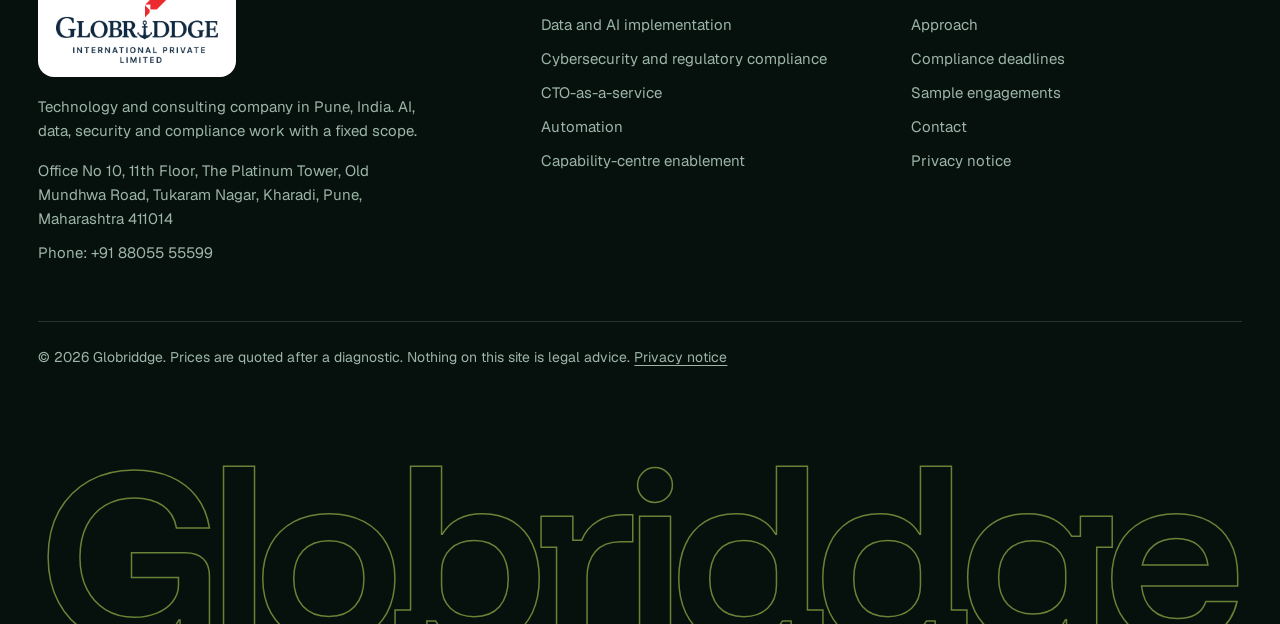
<file: work.html>
<!doctype html>
<html lang="en-IN">
<head>
<meta charset="utf-8">
<meta name="viewport" content="width=device-width, initial-scale=1, viewport-fit=cover">
<title>Sample Engagements and Client Reviews | Globriddge</title>
<meta name="description" content="Sample engagements showing how Globriddge works: emissions data for exporters, RBI readiness for co-operative banks, AI assistants and technical due diligence.">
<meta name="robots" content="index, follow, max-image-preview:large">
<link rel="canonical" href="https://globparth.github.io/glob_website/work.html">
<meta name="theme-color" content="#FFFFFF">
<meta name="geo.region" content="IN-MH">
<meta name="geo.placename" content="Pune">
<meta property="og:type" content="website">
<meta property="og:site_name" content="Globriddge">
<meta property="og:locale" content="en_IN">
<meta property="og:title" content="Sample Engagements and Client Reviews | Globriddge">
<meta property="og:description" content="Sample engagements showing how Globriddge works: emissions data for exporters, RBI readiness for co-operative banks, AI assistants and technical due diligence.">
<meta property="og:url" content="https://globparth.github.io/glob_website/work.html">
<meta property="og:image" content="https://globparth.github.io/glob_website/og-image.png">
<meta property="og:image:width" content="1200">
<meta property="og:image:height" content="630">
<meta name="twitter:card" content="summary_large_image">
<meta name="twitter:title" content="Sample Engagements and Client Reviews | Globriddge">
<meta name="twitter:description" content="Sample engagements showing how Globriddge works: emissions data for exporters, RBI readiness for co-operative banks, AI assistants and technical due diligence.">
<meta name="twitter:image" content="https://globparth.github.io/glob_website/og-image.png">
<link rel="icon" href="favicon.svg" type="image/svg+xml">
<link rel="icon" href="data:image/svg+xml,%3Csvg xmlns='http://www.w3.org/2000/svg' viewBox='0 0 40 40'%3E%3Crect width='40' height='40' rx='12' fill='%230B1410'/%3E%3Cpath d='M6 29 14 17 20 24 27 11 34 29' fill='none' stroke='%23C9F65F' stroke-width='3.2' stroke-linecap='round' stroke-linejoin='round'/%3E%3C/svg%3E">
<link rel="apple-touch-icon" href="logo.png">
<link rel="preload" href="fonts/funnel-display-latin-wght-normal.woff2" as="font" type="font/woff2" crossorigin>
<link rel="preload" href="fonts/geist-latin-wght-normal.woff2" as="font" type="font/woff2" crossorigin>
<link rel="stylesheet" href="style.css?v=1794914275">
<script>try{if(sessionStorage.getItem("gbT"))document.documentElement.className="arriving pre"}catch(e){}</script>
<script type="application/ld+json">{"@context": "https://schema.org", "@graph": [{"@type": ["ProfessionalService", "Organization"], "@id": "https://globparth.github.io/glob_website/#organization", "name": "Globriddge", "url": "https://globparth.github.io/glob_website/", "logo": {"@type": "ImageObject", "url": "https://globparth.github.io/glob_website/logo.png", "width": 512, "height": 512}, "image": "https://globparth.github.io/glob_website/og-image.png", "description": "Globriddge turns deadlines and backlogs into finished AI, data and security systems for mid-sized companies, regulated Indian institutions and global firms building in India.", "telephone": "+918805555599", "address": {"@type": "PostalAddress", "streetAddress": "Office No 10, 11th Floor, The Platinum Tower, Old Mundhwa Road, Tukaram Nagar, Kharadi", "addressLocality": "Pune", "addressRegion": "Maharashtra", "postalCode": "411014", "addressCountry": "IN"}, "geo": {"@type": "GeoCoordinates", "latitude": 18.52, "longitude": 73.86}, "areaServed": [{"@type": "Country", "name": "India"}, {"@type": "Place", "name": "Worldwide"}], "hasOfferCatalog": {"@type": "OfferCatalog", "name": "Services", "itemListElement": [{"@type": "Offer", "itemOffered": {"@type": "Service", "name": "Data and AI implementation", "description": "AI assistants, data pipelines and dashboards taken from pilot to production, with tests that check every answer. Technology consulting from Pune, India.", "url": "https://globparth.github.io/glob_website/data-ai-implementation.html"}}, {"@type": "Offer", "itemOffered": {"@type": "Service", "name": "Cybersecurity and regulatory compliance", "description": "Readiness for India’s DPDP Rules, RBI cyber directions for urban co-operative banks and the SEBI cyber framework: gap reports, evidence packs and managed compliance.", "url": "https://globparth.github.io/glob_website/cybersecurity-compliance.html"}}, {"@type": "Offer", "itemOffered": {"@type": "Service", "name": "CTO-as-a-service", "description": "A senior technology leader by the month: architecture reviews, vendor and hiring decisions, cost control and technical due diligence for investors.", "url": "https://globparth.github.io/glob_website/cto-as-a-service.html"}}, {"@type": "Offer", "itemOffered": {"@type": "Service", "name": "Automation", "description": "Document, workflow and back-office automation with human approval steps. We measure hours before we start, so the saving is a number and not a guess.", "url": "https://globparth.github.io/glob_website/business-automation.html"}}, {"@type": "Offer", "itemOffered": {"@type": "Service", "name": "Capability-centre enablement", "description": "Set-up support, engineering pods and onboarding for companies building a Global Capability Centre (GCC) in India: cloud, security baseline and hiring.", "url": "https://globparth.github.io/glob_website/capability-centre-enablement.html"}}]}}, {"@type": "WebSite", "@id": "https://globparth.github.io/glob_website/#website", "url": "https://globparth.github.io/glob_website/", "name": "Globriddge", "publisher": {"@id": "https://globparth.github.io/glob_website/#organization"}, "inLanguage": "en-IN"}]}</script>
</head>
<body>
<a class="skip" href="#main">Skip to content</a><div class="curtain" aria-hidden="true"></div><header class="nav" id="nav"><div class="wrap"><div class="pill"><a class="logo" href="index.html" aria-label="Globriddge, home"><img src="brand-logo.png" alt="Globriddge International Private Limited" width="904" height="357"></a><button class="burger" id="burger" aria-expanded="false" aria-controls="menu" aria-label="Open menu"><svg viewBox="0 0 24 24" fill="none" stroke="currentColor" stroke-width="2" stroke-linecap="round"><path d="M4 8h16M4 16h16"/></svg></button><nav class="menu" id="menu" aria-label="Main"><a href="services.html">Services</a><a href="approach.html">Approach</a><a href="deadlines.html">Deadlines</a><a href="work.html" aria-current="page">Work</a><a class="btn " href="contact.html">Start a project<i><svg viewBox="0 0 16 16" fill="none" stroke="currentColor" stroke-width="2" stroke-linecap="round" stroke-linejoin="round" aria-hidden="true"><path d="M3 8h10M9 4l4 4-4 4"/></svg></i></a></nav></div></div></header><main id="main"><section class="phero"><div class="wrap"><nav class="crumb" aria-label="Breadcrumb"><a href="index.html">Home</a><span>/</span><span>Work</span></nav><h1 data-words>What an engagement <span class="hl">looks like</span></h1><p class="lede">Four sample scenarios that show typical work. They are not case studies of named clients.</p></div></section><section class="sec" style="padding-top:0"><div class="wrap"><div class="cases"><article class="case"><span class="stamp">SAMPLE S-01</span><div><span class="lab">EXPORTER · DATA AND AI</span><h3>Emissions data for EU buyers</h3></div><p>Figures are spread across plant sheets and nobody owns them. We find every source, build one monthly pipeline with checks for missing values and produce the report a verifier expects.</p><div class="res"><span class="lab">THE RESULT</span><p>A repeatable quarterly report and a named owner inside the company.</p></div></article><article class="case"><span class="stamp">SAMPLE S-02</span><div><span class="lab">CO-OPERATIVE BANK · COMPLIANCE</span><h3>Ready for the RBI directions</h3></div><p>A new directive arrives and the IT team is two people. We assess the bank against the directions, review each outside vendor, rehearse a six-hour incident report and rank the fixes.</p><div class="res"><span class="lab">THE RESULT</span><p>A prioritised plan and an evidence folder ready for the approved auditor.</p></div></article><article class="case"><span class="stamp">SAMPLE S-03</span><div><span class="lab">DISTRIBUTOR · AI ASSISTANT</span><h3>Support questions answered</h3></div><p>Staff answer the same product questions all day. We build an assistant that answers from the company’s own documents, passes refunds to a person and is tested on real past questions.</p><div class="res"><span class="lab">THE RESULT</span><p>Routine questions handled, every escalation logged, accuracy reported monthly.</p></div></article><article class="case"><span class="stamp">SAMPLE S-04</span><div><span class="lab">STARTUP · CTO-AS-A-SERVICE</span><h3>Investor due diligence</h3></div><p>A funding round needs a clear view of the technology and its risks. We review the architecture, code practices, security and costs, and write findings investors and founders can both read.</p><div class="res"><span class="lab">THE RESULT</span><p>A due-diligence report with a ranked list of fixes and a 90-day plan.</p></div></article></div></div></section><section class="sec soft"><div class="wrap"><div class="head"><span class="demo demo-flag" hidden>DEMO CONTENT</span><h2 class="h2" data-words>What clients say</h2></div><div class="rail" id="revs" tabindex="0" aria-label="Client reviews, scroll sideways"></div><p class="fine demo-note" hidden>These quotes and names are sample text showing the layout. Replace the entries in REVIEWS in main.js with real feedback, used with the client’s permission, and set demo to false.</p></div></section><section class="sec"><div class="wrap"><div class="cpanel"><div class="rings" aria-hidden="true"><i></i><i></i><i></i></div><h2 data-words>Bring us the hard part.</h2><p>Send the problem and the date that matters. You get the scope of a diagnostic within two working days.</p><div class="cta"><a class="btn lt" href="contact.html">Start a project<i><svg viewBox="0 0 16 16" fill="none" stroke="currentColor" stroke-width="2" stroke-linecap="round" stroke-linejoin="round" aria-hidden="true"><path d="M3 8h10M9 4l4 4-4 4"/></svg></i></a></div></div></div></section></main><footer><div class="wrap"><div class="fg"><div><a class="logo chip" href="index.html"><img src="brand-logo.png" alt="Globriddge International Private Limited" width="904" height="357"></a><p style="margin-top:18px;max-width:38ch">Technology and consulting company in Pune, India. AI, data, security and compliance work with a fixed scope.</p><p style="margin-top:16px;max-width:38ch">Office No 10, 11th Floor, The Platinum Tower, Old Mundhwa Road, Tukaram Nagar, Kharadi, Pune, Maharashtra 411014</p><p style="margin-top:10px">Phone: +91 88055 55599</p></div><div><h4>SERVICES</h4><ul><li><a href="data-ai-implementation.html">Data and AI implementation</a></li><li><a href="cybersecurity-compliance.html">Cybersecurity and regulatory compliance</a></li><li><a href="cto-as-a-service.html">CTO-as-a-service</a></li><li><a href="business-automation.html">Automation</a></li><li><a href="capability-centre-enablement.html">Capability-centre enablement</a></li></ul></div><div><h4>COMPANY</h4><ul><li><a href="approach.html">Approach</a></li><li><a href="deadlines.html">Compliance deadlines</a></li><li><a href="work.html">Sample engagements</a></li><li><a href="contact.html">Contact</a></li><li><a href="privacy.html">Privacy notice</a></li></ul></div></div><div class="legal"><p>© <span class="yr">2026</span> Globriddge. Prices are quoted after a diagnostic. Nothing on this site is legal advice. <a href="privacy.html">Privacy notice</a></p></div><div class="mark" aria-hidden="true">Globriddge</div></div></footer>
<script src="main.js?v=1794914275"></script>
</body>
</html>
</file>
<file: style.css>
@font-face{font-family:'Funnel Display';src:url(fonts/funnel-display-latin-wght-normal.woff2) format('woff2');font-weight:300 800;font-style:normal;font-display:swap}
@font-face{font-family:'Geist';src:url(fonts/geist-latin-wght-normal.woff2) format('woff2');font-weight:100 900;font-style:normal;font-display:swap}
@font-face{font-family:'Geist Mono';src:url(fonts/geist-mono-latin-wght-normal.woff2) format('woff2');font-weight:100 900;font-style:normal;font-display:swap}
/* Globriddge. Concept: a bright, quiet page with one dark window onto the Earth. White ground, near-black type, one emerald, and a lime highlighter used like a marker pen. */
:root{
  --bg:#FFFFFF; --soft:#F3F6F2; --soft2:#E9EFE8; --ink:#0B1410; --muted:#56665D; --line:#DFE7E0;
  --acc:#0A8F5B; --acc-d:#066B43; --hi:#C9F65F; --dark:#06110D; --dark-ink:#EAF5EE; --dark-muted:#9DB5A8; --flag:#B45309;
  --display:'Funnel Display','Helvetica Neue',Arial,sans-serif;
  --body:'Geist','Helvetica Neue',Arial,sans-serif;
  --mono:'Geist Mono',ui-monospace,Menlo,Consolas,monospace;
  color-scheme:light;
}
*{box-sizing:border-box}
html{scroll-behavior:smooth;scroll-padding-top:110px;background:var(--bg)}
body{margin:0;background:var(--bg);color:var(--ink);font:17px/1.6 var(--body);-webkit-font-smoothing:antialiased;overflow-x:hidden}
h1,h2,h3,h4{margin:0;font-family:var(--display);font-weight:600;letter-spacing:-.03em;line-height:1.02;text-wrap:balance}
p{margin:0}
a{color:inherit}
button{font:inherit;color:inherit}
[hidden]{display:none!important}
::selection{background:var(--hi);color:var(--ink)}
:focus-visible{outline:2.5px solid var(--acc);outline-offset:3px;border-radius:8px}
.wrap{max-width:1680px;margin:0 auto;padding-left:max(16px,env(safe-area-inset-left,0px),3vw);padding-right:max(16px,env(safe-area-inset-right,0px),3vw)}
.sec{padding-block:120px}
.sec.soft{background:var(--soft)}
.h2{font-size:clamp(34px,5vw,68px)}
.lede{font-size:20px;color:var(--muted);max-width:56ch;line-height:1.55}
.head{display:grid;gap:22px;margin-bottom:64px;justify-items:start}
.head.split{grid-template-columns:1.2fr .8fr;align-items:end;gap:48px}
.eye{display:inline-flex;align-items:center;gap:10px;font:500 13px/1 var(--mono);color:var(--acc-d);padding:8px 12px;border-radius:999px;background:var(--soft2)}
.eye::before{content:"";width:7px;height:7px;border-radius:50%;background:var(--acc)}
.hl{background:linear-gradient(var(--hi),var(--hi)) no-repeat 0 78%/100% 42%;padding-inline:.08em;margin-inline:-.08em}
.skip{position:absolute;left:-999px;top:8px;background:var(--ink);color:#fff;padding:10px 14px;border-radius:8px;z-index:400}
.skip:focus{left:16px}

/* buttons */
.btn{position:relative;display:inline-flex;align-items:center;gap:12px;padding:8px 8px 8px 24px;border-radius:999px;font:600 16px/1 var(--body);text-decoration:none;border:0;cursor:pointer;background:var(--ink);color:#fff;overflow:hidden;isolation:isolate;transition:transform .3s cubic-bezier(.2,.8,.2,1)}
.btn::before{content:"";position:absolute;inset:0;background:var(--acc);border-radius:inherit;transform:translateY(101%);transition:transform .45s cubic-bezier(.2,.8,.2,1);z-index:-1}
.btn:hover::before{transform:none}
.btn i{width:38px;height:38px;border-radius:50%;background:var(--hi);color:var(--ink);display:grid;place-items:center;flex:none;transition:transform .45s cubic-bezier(.2,.8,.2,1)}
.btn:hover i{transform:rotate(-45deg)}
.btn i svg{width:16px;height:16px}
.btn.alt{background:transparent;color:var(--ink);box-shadow:inset 0 0 0 1.5px var(--ink);padding:19px 24px}
.btn.alt:hover{color:#fff}.btn.alt::before{background:var(--ink)}
.btn.lt{background:#fff;color:var(--ink)}.btn.lt::before{background:var(--hi)}.btn.lt i{background:var(--ink);color:#fff}

/* nav: floating pill */
.nav{position:fixed;left:0;right:0;top:calc(14px + env(safe-area-inset-top,0px));z-index:200;transition:transform .45s cubic-bezier(.2,.8,.2,1);pointer-events:none}
.nav.hide{transform:translateY(-140%)}
.nav .pill{pointer-events:auto;display:flex;align-items:center;justify-content:space-between;gap:16px;height:64px;padding:0 10px 0 20px;border-radius:999px;background:rgba(255,255,255,.82);backdrop-filter:blur(18px) saturate(1.4);-webkit-backdrop-filter:blur(18px) saturate(1.4);border:1px solid var(--line);box-shadow:0 12px 40px -20px rgba(11,20,16,.35)}
.logo{display:flex;align-items:center;gap:10px;text-decoration:none;font:600 20px/1 var(--display);letter-spacing:-.02em}
.logo svg{width:32px;height:32px;flex:none}
.logo img{height:44px;width:auto;display:block}
.logo.chip{display:inline-flex;background:#fff;border-radius:16px;padding:14px 18px}.logo.chip img{height:64px}
@media (max-width:780px){.logo img{height:38px}}
.menu{display:flex;align-items:center;gap:2px;font-size:15px;font-weight:500}
.menu a:not(.btn){text-decoration:none;padding:10px 16px;border-radius:999px;transition:background .2s}
.menu a:not(.btn):hover{background:var(--soft2)}
.menu a[aria-current="page"]{background:var(--ink);color:#fff}
.menu .btn{margin-left:8px;padding:6px 6px 6px 18px;font-size:15px}.menu .btn i{width:32px;height:32px}
.burger{display:none;background:var(--ink);color:#fff;border:0;border-radius:50%;width:44px;height:44px;cursor:pointer}
.burger svg{width:20px;height:20px}

/* hero */
.hero{padding-block:150px 40px}
.hero h1{font-size:clamp(44px,7.4vw,150px);letter-spacing:-.045em;line-height:.96;max-width:17ch}
.hero-row{display:grid;grid-template-columns:1.1fr .9fr;gap:48px;align-items:end;margin-top:40px}
.hero-row .cta{justify-self:end}
.cta{display:flex;flex-wrap:wrap;gap:12px;align-items:center}
.stage{position:relative;margin-top:56px;border-radius:36px;background:radial-gradient(circle at 78% 40%,#0E2A20,var(--dark) 60%);color:var(--dark-ink);overflow:hidden;display:grid;grid-template-columns:.8fr 1.2fr;min-height:600px;isolation:isolate}
#stars{position:absolute;inset:0;width:100%;height:100%;z-index:-1}
.stage-info{padding:44px;display:flex;flex-direction:column;justify-content:space-between;gap:36px;min-width:0}
.coord{font:500 13px/1 var(--mono);color:var(--dark-muted);display:inline-flex;align-items:center;gap:10px}
.coord i{width:8px;height:8px;border-radius:50%;background:var(--hi);animation:beacon 2.2s ease-out infinite}
@keyframes beacon{0%{box-shadow:0 0 0 0 rgba(201,246,95,.7)}100%{box-shadow:0 0 0 14px transparent}}
.count b{display:block;font:600 clamp(72px,9vw,128px)/.9 var(--display);letter-spacing:-.05em;color:var(--hi);font-variant-numeric:tabular-nums}
.count span{font:500 13px/1.4 var(--mono);color:var(--dark-muted);display:block;margin-top:10px}
.count p{font:600 22px/1.2 var(--display);margin-top:16px;letter-spacing:-.02em}
.count a{display:inline-block;margin-top:14px;font-size:15px;color:var(--hi)}
.stage-info .base{font:600 clamp(30px,3.4vw,46px)/1.05 var(--display);letter-spacing:-.03em;color:var(--dark-ink);max-width:12ch}
.facts{list-style:none;margin:0;padding:0;display:grid;gap:10px;font-size:15px;color:var(--dark-muted)}
.facts li{display:flex;gap:10px;align-items:center}
.facts li::before{content:"";width:16px;height:1.5px;background:var(--hi)}
.globe-box{position:relative;aspect-ratio:1;width:100%;max-width:760px;margin:auto;min-width:0}
.globe-box canvas{width:100%;height:100%;display:block}
.gl-tag{position:absolute;font:500 12px/1.3 var(--mono);color:var(--dark-muted);padding:8px 11px;border:1px solid rgba(255,255,255,.18);border-radius:10px;background:rgba(6,17,13,.7);backdrop-filter:blur(8px)}
.gl-tag b{display:block;color:var(--hi);font-weight:500}
.gl-tag.t1{left:2%;bottom:8%}.gl-tag.t2{right:4%;top:6%}.gl-tag.t3{right:4%;bottom:4%;color:var(--hi)}

/* ticker */
.tick{overflow:hidden;padding-block:56px 0}
.tick .tr{display:flex;width:max-content;gap:40px;animation:tick 38s linear infinite}
.tick .tr.rev{animation-direction:reverse;animation-duration:46s;margin-top:6px}
.tick span{font:600 clamp(48px,7.4vw,112px)/1.05 var(--display);letter-spacing:-.04em;white-space:nowrap;display:inline-flex;align-items:center;gap:40px}
.tick span::after{content:"";width:.28em;height:.28em;border-radius:50%;background:var(--acc)}
.tick .tr.rev span{color:transparent;-webkit-text-stroke:1.5px var(--ink)}
.tick .tr.rev span::after{background:var(--hi);box-shadow:0 0 0 1.5px var(--ink)}
@keyframes tick{to{transform:translateX(-50%)}}

/* service rows */
.rows{border-top:1.5px solid var(--ink)}
.row{position:relative;display:grid;grid-template-columns:1.1fr 1fr 64px;gap:32px;align-items:center;padding:34px 24px;border-bottom:1.5px solid var(--ink);text-decoration:none;isolation:isolate;transition:color .35s,padding .45s cubic-bezier(.2,.8,.2,1)}
.row::before{content:"";position:absolute;inset:0;background:var(--acc);transform:scaleY(0);transform-origin:bottom;transition:transform .5s cubic-bezier(.2,.8,.2,1);z-index:-1}
.row:hover{color:#fff;padding-inline:40px}
.row:hover::before{transform:none}
.row h3{font-size:clamp(28px,3.8vw,52px)}
.row p{color:var(--muted);font-size:17px;transition:color .35s}
.row:hover p{color:rgba(255,255,255,.88)}
.row .ar{width:64px;height:64px;border-radius:50%;border:1.5px solid currentColor;display:grid;place-items:center;transition:transform .5s cubic-bezier(.2,.8,.2,1),background .35s,color .35s}
.row .ar svg{width:22px;height:22px}
.row:hover .ar{transform:rotate(-45deg);background:var(--hi);color:var(--ink);border-color:var(--hi)}
.row .tag{display:inline-block;font:500 12px/1 var(--mono);padding:6px 10px;border-radius:999px;background:var(--hi);color:var(--ink);margin-bottom:12px}
.row > *{min-width:0}

/* stat bars */
.bars{display:grid;gap:0;border-top:1px solid var(--line)}
.bar{display:grid;grid-template-columns:220px 1fr;gap:40px;align-items:center;padding:34px 0;border-bottom:1px solid var(--line)}
.bar b{font:600 clamp(60px,8vw,112px)/.9 var(--display);letter-spacing:-.05em;font-variant-numeric:tabular-nums}
.bar p{font-size:19px;max-width:48ch}
.track{height:14px;border-radius:999px;background:var(--soft2);margin-top:18px;overflow:hidden}
.track i{display:block;height:100%;width:var(--w);border-radius:inherit;background:var(--acc);transform-origin:left;transition:transform 1.6s cubic-bezier(.16,.84,.24,1)}
.bar:nth-child(2) .track i{background:var(--ink)}.bar:nth-child(3) .track i{background:var(--hi);box-shadow:inset 0 0 0 1.5px var(--ink)}
.anim .bar:not(.in) .track i{transform:scaleX(0)}
.src{font:500 13px/1.5 var(--mono);color:var(--muted);margin-top:22px}

/* stacking process cards */
.stack{display:grid;gap:28px}
.scard{position:sticky;top:calc(110px + var(--i)*26px);border-radius:32px;padding:52px;display:grid;grid-template-columns:auto 1fr 1fr;gap:48px;align-items:start;min-height:300px;box-shadow:0 -20px 50px -30px rgba(11,20,16,.3)}
.scard:nth-child(1){background:var(--soft2)}.scard:nth-child(2){background:var(--hi)}.scard:nth-child(3){background:var(--ink);color:#fff}
.scard .n{font:600 clamp(80px,10vw,150px)/.8 var(--display);letter-spacing:-.06em}
.scard h3{font-size:clamp(34px,4.4vw,60px)}
.scard .t{font:500 13px/1 var(--mono);display:block;margin-top:18px;opacity:.75}
.scard p{font-size:19px;line-height:1.55}
.scard > *{min-width:0}

/* deadline timeline */
.tl{position:relative;height:120px;margin-bottom:8px}
.tl .base{position:absolute;left:0;right:0;top:60px;height:2px;background:var(--line)}
.tl .done{position:absolute;left:0;top:60px;height:2px;background:var(--acc);width:var(--now,0%);transition:width 1.8s cubic-bezier(.16,.84,.24,1)}
.anim .tl:not(.in) .done{width:0}
.tl .pt{position:absolute;top:52px;width:18px;height:18px;margin-left:-9px;border-radius:50%;background:#fff;border:2.5px solid var(--acc);font-style:normal}
.tl .pt.fut{border-color:var(--ink);background:var(--hi)}
.tl .pt span{position:absolute;top:28px;left:50%;transform:translateX(-50%);white-space:nowrap;font:500 12px/1 var(--mono);color:var(--muted)}
.tl .pt.first span{transform:translateX(-15%)}.tl .pt.last span{transform:translateX(-85%)}
.tl .now{position:absolute;top:8px;left:var(--now,0%);width:2px;height:54px;background:var(--ink);margin-left:-1px}
.tl .now em{position:absolute;top:-4px;left:50%;transform:translateX(-50%);background:var(--ink);color:#fff;font:500 12px/1 var(--mono);padding:6px 10px;border-radius:999px;font-style:normal;white-space:nowrap}
.dgrid{display:grid;grid-template-columns:repeat(4,1fr);gap:0;border-top:1.5px solid var(--ink)}
.dcard{padding:28px 24px 28px 0;min-width:0;display:flex;flex-direction:column;gap:12px;align-items:flex-start}
.dcard + .dcard{padding-left:24px;border-left:1px solid var(--line)}
.dcard time{font:500 13px/1 var(--mono);color:var(--muted)}
.st{font:500 12px/1 var(--mono);padding:7px 11px;border-radius:999px;background:var(--soft2);color:var(--acc-d)}
.st.up{background:var(--ink);color:var(--hi)}
.dcard h3{font-size:24px;letter-spacing:-.02em;line-height:1.1}
.dcard p{font-size:15px;color:var(--muted)}
.fine{font-size:14px;color:var(--muted);margin-top:26px;max-width:76ch}

/* reviews rail */
.rail{display:flex;gap:20px;overflow-x:auto;scroll-snap-type:x mandatory;padding-bottom:18px;cursor:grab;scrollbar-width:thin}
.rail.drag{cursor:grabbing;scroll-snap-type:none}
.q{margin:0;flex:0 0 min(460px,84vw);scroll-snap-align:start;background:#fff;border:1px solid var(--line);border-radius:28px;padding:34px;display:flex;flex-direction:column;gap:24px;user-select:none}
.q blockquote{margin:0;font:500 24px/1.3 var(--display);letter-spacing:-.02em}
.q figcaption{display:flex;align-items:center;gap:14px;margin-top:auto}
.av{width:46px;height:46px;border-radius:50%;background:var(--ink);color:var(--hi);display:grid;place-items:center;font:600 14px/1 var(--display);flex:none}
.q b{display:block;font-size:16px;font-weight:600}
.q small{display:block;color:var(--muted);font-size:14px}
.demo{display:inline-block;padding:7px 11px;border-radius:8px;background:var(--flag);color:#fff;font:600 12px/1 var(--mono)}

/* cta panel */
.cpanel{position:relative;border-radius:40px;background:var(--acc);color:#fff;padding:96px 64px;overflow:hidden;isolation:isolate}
.cpanel h2{font-size:clamp(44px,8vw,120px);letter-spacing:-.045em;line-height:.95;max-width:11ch}
.cpanel p{font-size:20px;max-width:46ch;margin-top:24px;opacity:.92}
.cpanel .cta{margin-top:36px}
.rings{position:absolute;right:-180px;top:50%;width:720px;height:720px;margin-top:-360px;z-index:-1}
.rings i{position:absolute;inset:0;border-radius:50%;border:1.5px solid rgba(255,255,255,.35);animation:ring 6s linear infinite;opacity:0}
.rings i:nth-child(2){animation-delay:2s}.rings i:nth-child(3){animation-delay:4s}
@keyframes ring{0%{transform:scale(.25);opacity:0}20%{opacity:1}100%{transform:scale(1);opacity:0}}

/* inner pages */
.phero{padding-block:170px 70px}
.crumb{font:500 13px/1 var(--mono);color:var(--muted);display:flex;gap:10px;flex-wrap:wrap;margin-bottom:30px}
.crumb a{text-decoration:none}.crumb a:hover{color:var(--acc-d)}
.phero h1{font-size:clamp(40px,6.4vw,120px);letter-spacing:-.045em;line-height:.98;max-width:18ch}
.phero .lede{margin-top:30px;font-size:21px}
.phero .cta{margin-top:34px}
.lay{display:grid;grid-template-columns:320px 1fr;gap:64px;align-items:start}
.side{position:sticky;top:110px;background:var(--ink);color:#fff;border-radius:28px;padding:30px;display:grid;gap:18px}
.side h2{font-size:26px;letter-spacing:-.02em;line-height:1.1}
.side ul{list-style:none;margin:0;padding:0;display:grid;gap:2px;font-size:15px}
.side li a{display:block;padding:9px 12px;border-radius:10px;text-decoration:none;color:var(--dark-muted);transition:background .2s,color .2s}
.side li a:hover{background:rgba(255,255,255,.1);color:#fff}
.blocks{display:grid;gap:88px;min-width:0}
.blocks h2{font-size:clamp(30px,3.8vw,48px);margin-bottom:28px}
.check{list-style:none;margin:0;padding:0;border-top:1.5px solid var(--ink)}
.check li{display:grid;grid-template-columns:44px 1fr;gap:8px;align-items:center;padding:20px 0;border-bottom:1px solid var(--line);font-size:19px}
.check li::before{content:"";width:26px;height:26px;border-radius:50%;background:var(--hi) url("data:image/svg+xml,%3Csvg xmlns='http://www.w3.org/2000/svg' viewBox='0 0 20 20' fill='none' stroke='%230B1410' stroke-width='2.2' stroke-linecap='round' stroke-linejoin='round'%3E%3Cpath d='M5.5 10.5l3 3 6-7'/%3E%3C/svg%3E") center/16px no-repeat}
.steps{display:grid;gap:0;border-left:2px solid var(--ink);margin-left:8px}
.sstep{position:relative;padding:0 0 38px 34px}
.sstep:last-child{padding-bottom:0}
.sstep::before{content:"";position:absolute;left:-10px;top:4px;width:18px;height:18px;border-radius:50%;background:var(--hi);border:2px solid var(--ink)}
.sstep .t{font:500 13px/1 var(--mono);color:var(--acc-d)}
.sstep h3{font-size:28px;margin:10px 0 8px;letter-spacing:-.02em}
.sstep p{color:var(--muted);max-width:56ch}
.case{position:relative;border:1.5px dashed var(--ink);border-radius:28px;padding:36px;display:grid;gap:18px;background:#fff;min-width:0}
.case .stamp{position:absolute;right:22px;top:22px;font:600 12px/1 var(--mono);color:var(--flag);border:1.5px solid var(--flag);padding:6px 9px;border-radius:6px;transform:rotate(6deg)}
.case .lab{font:500 12px/1 var(--mono);color:var(--acc-d);display:block;margin-bottom:8px}
.case h3{font-size:28px;letter-spacing:-.02em;line-height:1.08;max-width:18ch;padding-right:70px}
.case p{color:var(--muted)}
.case .res{background:var(--soft);border-radius:16px;padding:18px}
.case .res p{color:var(--ink)}
.cases{display:grid;grid-template-columns:1fr 1fr;gap:24px}

/* approach: slider + table + chips */
.slider{background:#fff;border:1px solid var(--line);border-radius:32px;padding:44px}
.slider input[type=range]{width:100%;appearance:none;-webkit-appearance:none;height:10px;border-radius:999px;background:linear-gradient(90deg,var(--acc) var(--p,0%),var(--soft2) var(--p,0%));outline-offset:8px;padding:0;border:0}
.slider input[type=range]::-webkit-slider-thumb{-webkit-appearance:none;width:40px;height:40px;border-radius:50%;background:var(--hi);border:2.5px solid var(--ink);cursor:grab;box-shadow:0 8px 20px -8px rgba(11,20,16,.5)}
.slider input[type=range]::-moz-range-thumb{width:36px;height:36px;border-radius:50%;background:var(--hi);border:2.5px solid var(--ink);cursor:grab}
.marks{display:grid;grid-template-columns:repeat(4,1fr);margin-top:20px;gap:8px}
.marks button{background:none;border:0;cursor:pointer;font:500 14px/1.3 var(--body);color:var(--muted);text-align:left;padding:6px 0}
.marks button:nth-child(2){text-align:center}.marks button:nth-child(3){text-align:center}.marks button:last-child{text-align:right}
.marks button[aria-pressed="true"]{color:var(--ink);font-weight:600}
.lvout{display:grid;grid-template-columns:1fr 1fr;gap:40px;margin-top:40px;padding-top:36px;border-top:1px solid var(--line)}
.lvout h3{font-size:clamp(30px,3.6vw,46px);margin-bottom:12px}
.lvout p{color:var(--muted);font-size:18px}
.lvout .ex{background:var(--soft);border-radius:20px;padding:24px}
.lvout .ex p{color:var(--ink)}
.lvout .lab{font:500 12px/1 var(--mono);color:var(--acc-d);display:block;margin-bottom:10px}
.swap{animation:swap .5s cubic-bezier(.2,.8,.2,1) both}
@keyframes swap{from{opacity:0;transform:translateY(14px)}to{opacity:1;transform:none}}
.tbl{border-top:1.5px solid var(--ink)}
.tr2{display:grid;grid-template-columns:.7fr 1.3fr;gap:32px;padding:24px 0;border-bottom:1px solid var(--line)}
.tr2 h3{font-size:24px;letter-spacing:-.02em}
.tr2 p{color:var(--muted);font-size:18px}
.filters{display:flex;flex-wrap:wrap;gap:8px;margin-bottom:28px}
.fb{padding:11px 18px;border-radius:999px;border:1.5px solid var(--ink);background:none;font:500 15px/1 var(--body);cursor:pointer;transition:background .2s,color .2s}
.fb:hover{background:var(--soft2)}
.fb[aria-pressed="true"]{background:var(--ink);color:#fff}
.tools{display:flex;flex-wrap:wrap;gap:10px}
.tool{padding:14px 20px;border-radius:16px;background:#fff;border:1px solid var(--line);font:500 17px/1 var(--body);animation:swap .4s cubic-bezier(.2,.8,.2,1) both;transition:transform .25s,background .25s}
.tool:hover{transform:translateY(-4px) rotate(-1.5deg);background:var(--hi)}

/* faq + contact */
.faq{display:grid;grid-template-columns:.8fr 1.2fr;gap:64px;align-items:start}
details{border-top:1.5px solid var(--ink);padding-block:24px}
details:last-child{border-bottom:1.5px solid var(--ink)}
summary{cursor:pointer;font:600 22px/1.25 var(--display);letter-spacing:-.02em;list-style:none;display:flex;justify-content:space-between;gap:20px;align-items:center}
summary::-webkit-details-marker{display:none}
summary::after{content:"+";width:36px;height:36px;border-radius:50%;background:var(--soft2);display:grid;place-items:center;font:400 22px/1 var(--mono);flex:none;transition:transform .35s,background .35s}
details[open] summary::after{transform:rotate(45deg);background:var(--hi)}
details p{margin-top:14px;color:var(--muted);max-width:60ch;font-size:18px}
details[open] p{animation:swap .4s ease both}
.cgrid{display:grid;grid-template-columns:1.15fr .85fr;gap:56px;align-items:start}
form{display:grid;grid-template-columns:1fr 1fr;gap:26px 24px;min-width:0}
.f{display:grid;gap:8px;min-width:0;align-content:start}
.f.full{grid-column:1/-1}
label{font:500 13px/1 var(--mono);color:var(--muted)}
input,select,textarea{width:100%;font:19px/1.4 var(--body);padding:12px 0;border:0;border-bottom:1.5px solid var(--ink);border-radius:0;background:transparent;color:var(--ink);transition:border-color .2s,box-shadow .2s}
textarea{min-height:120px;resize:vertical}
input:focus,select:focus,textarea:focus{outline:0;border-color:var(--acc);box-shadow:0 2px 0 0 var(--acc)}
.err{color:#B42318;font-size:14px}.err:empty{display:none}
.status{grid-column:1/-1;font-size:16px}
.status textarea{min-height:150px;margin-top:10px;font:14px/1.5 var(--mono);border:1px solid var(--line);border-radius:12px;padding:12px}
.status .ok{color:var(--acc-d);font-weight:600}
form .btn{justify-self:start}
.info{background:var(--ink);color:#fff;border-radius:28px;padding:36px;display:grid;gap:22px}
.info h2{font-size:30px;letter-spacing:-.02em}
.cl{list-style:none;padding:0;margin:0;display:grid;gap:18px}
.cl li{display:grid;gap:4px}
.cl small{color:var(--dark-muted);font:500 12px/1 var(--mono)}
.cl span{font-size:18px;overflow-wrap:anywhere}
.cbtn{justify-self:start;margin-top:4px;background:none;border:1px solid rgba(255,255,255,.35);color:#fff;border-radius:6px;padding:4px 9px;font:500 12px/1.2 var(--body);cursor:pointer}

/* footer */
footer{background:var(--dark);color:var(--dark-muted);padding-block:80px 0;font-size:15px;overflow:hidden;margin-top:0}
.fg{display:grid;grid-template-columns:1.4fr 1fr 1fr;gap:40px}
.fg .logo{color:#fff}
.fg h4{font:500 12px/1 var(--mono);color:#fff;margin-bottom:16px;letter-spacing:0}
.fg ul{list-style:none;margin:0;padding:0;display:grid;gap:10px}
.fg a{text-decoration:none;transition:color .2s}.fg a:hover{color:var(--hi)}
.legal{display:flex;flex-wrap:wrap;justify-content:space-between;gap:12px 32px;margin-top:56px;padding-top:24px;border-top:1px solid rgba(255,255,255,.14);font-size:14px}
.legal .m{font:500 13px/1.5 var(--mono)}
.mark{font:600 clamp(80px,19.5vw,300px)/.8 var(--display);letter-spacing:-.06em;color:transparent;-webkit-text-stroke:1.5px rgba(201,246,95,.5);white-space:nowrap;margin-top:56px;transform:translateY(12%);user-select:none}

/* motion */
.w{display:inline-block;overflow:hidden;vertical-align:top;padding-bottom:.12em;margin-bottom:-.12em}
.w > span{display:inline-block}
.anim [data-words] .w > span{transform:translateY(110%) rotate(4deg);transition:transform .9s cubic-bezier(.16,.84,.24,1);transition-delay:calc(var(--i)*45ms)}
.anim [data-words].in .w > span{transform:none}
.anim .hl{background-size:0% 42%;transition:background-size 1s cubic-bezier(.16,.84,.24,1) .7s}
.anim .in .hl,.anim .hl.in{background-size:100% 42%}
.anim .rv{opacity:0;transform:translateY(40px);transition:opacity .9s ease,transform .9s cubic-bezier(.16,.84,.24,1);transition-delay:var(--d,0ms)}
.anim .rv.in{opacity:1;transform:none}
.anim .stage{animation:stagein 1.3s cubic-bezier(.16,.84,.24,1) both .25s}
@keyframes stagein{from{opacity:0;transform:translateY(60px) scale(.96);border-radius:80px}}
.curtain{position:fixed;inset:0;z-index:500;background:var(--acc);transform:translateY(calc(100% + 60px));pointer-events:none}
.curtain::after{content:"";position:absolute;left:0;right:0;top:-40px;height:41px;background:var(--hi)}
.leaving .curtain{transform:none;transition:transform .5s cubic-bezier(.7,0,.2,1)}
.arriving .curtain{transform:translateY(calc(-100% - 60px));transition:transform .6s cubic-bezier(.7,0,.2,1) .05s}
.arriving.pre .curtain{transform:none;transition:none}
.cur{position:fixed;left:0;top:0;width:14px;height:14px;margin:-7px 0 0 -7px;border-radius:50%;background:var(--acc);pointer-events:none;z-index:450;mix-blend-mode:multiply;transform:translate(var(--x,-100px),var(--y,-100px)) scale(var(--s,1));transition:transform .18s cubic-bezier(.2,.8,.2,1),background .2s;will-change:transform}
.cur.big{--s:3;background:var(--hi)}
@media (hover:none){.cur{display:none}}

@media (max-width:1020px){
  .head.split,.hero-row,.lay,.faq,.cgrid,.lvout{grid-template-columns:1fr}
  .hero-row .cta{justify-self:start}
  .stage{grid-template-columns:1fr}.stage-info{padding:32px;gap:28px}
  .row{grid-template-columns:1fr 56px}.row p{grid-column:1/-1;grid-row:2}.row .ar{width:52px;height:52px;grid-row:1;grid-column:2}
  .scard{grid-template-columns:1fr;gap:20px;padding:36px}
  .dgrid{grid-template-columns:1fr 1fr}.dcard:nth-child(3){padding-left:0;border-left:0}.dcard:nth-child(n+3){border-top:1px solid var(--line)}
  .side{position:static}
  .cases{grid-template-columns:1fr}
  .tr2{grid-template-columns:1fr;gap:8px}
}
@media (max-width:780px){
  .burger{display:inline-grid;place-items:center}
  .menu{display:none;position:absolute;left:max(16px,env(safe-area-inset-left,0px));right:max(16px,env(safe-area-inset-right,0px));top:74px;background:#fff;border:1px solid var(--line);border-radius:28px;flex-direction:column;align-items:stretch;gap:2px;padding:14px;box-shadow:0 24px 60px -24px rgba(11,20,16,.4);pointer-events:auto}
  .menu.open{display:flex}
  .menu a:not(.btn){padding:15px 16px;font-size:17px}
  .menu .btn{margin:10px 0 0;justify-content:space-between}
  .sec{padding-block:76px}
  .hero{padding-block:118px 24px}.phero{padding-block:130px 48px}
  .stage{border-radius:26px;min-height:0}
  .bar{grid-template-columns:1fr;gap:10px}
  .tl{display:none}
  .dgrid{grid-template-columns:1fr}.dcard,.dcard + .dcard{padding:24px 0;border-left:0}.dcard + .dcard{border-top:1px solid var(--line)}
  .cpanel{padding:56px 26px;border-radius:28px}.rings{right:-420px}
  .slider{padding:24px}.marks button{font-size:12px}
  form{grid-template-columns:1fr}
  .fg{grid-template-columns:1fr 1fr}.fg > div:first-child{grid-column:1/-1}
  .scard{position:relative;top:auto}
  .gl-tag.t2{top:2%}.gl-tag.t1{bottom:2%}.gl-tag.t3{display:none}
}

/* consent + privacy notice */
.agree{grid-column:1/-1;display:grid;grid-template-columns:28px 1fr;gap:12px;align-items:start}
.agree input{width:24px;height:24px;padding:0;margin:2px 0 0;border:1.5px solid var(--ink);border-radius:6px;accent-color:var(--acc);cursor:pointer}
.agree label{font:400 16px/1.5 var(--body);color:var(--ink);cursor:pointer}
.agree a,.note a,.prose a{color:var(--acc-d);text-underline-offset:3px}
.agree .err{grid-column:2}
.note{grid-column:1/-1;font-size:14px;color:var(--muted);line-height:1.55}
.prose{max-width:76ch;display:grid;gap:56px}
.prose h2{font-size:clamp(26px,3vw,38px);margin-bottom:16px}
.prose p,.prose li{font-size:18px;color:var(--muted);line-height:1.65}
.prose p + p{margin-top:12px}
.prose ul{margin:0;padding-left:22px;display:grid;gap:8px}
.prose strong{color:var(--ink);font-weight:600}
.ptab{border-top:1.5px solid var(--ink);margin-top:8px}
.ptab > div{display:grid;grid-template-columns:.6fr 1fr 1fr;gap:24px;padding:18px 0;border-bottom:1px solid var(--line);font-size:16px}
.ptab > div:first-child{font:500 12px/1 var(--mono);color:var(--muted)}
.ptab b{font-weight:600}
.legal a{text-decoration:underline;text-underline-offset:3px}

/* phone tuning */
@media (max-width:780px){
  body{font-size:16px}
  .nav{top:calc(10px + env(safe-area-inset-top,0px))}
  .nav .pill{height:58px;padding:0 8px 0 16px}
  .logo img{height:36px}
  .hero h1{font-size:clamp(40px,12.4vw,64px);line-height:1}
  .phero h1{font-size:clamp(36px,10.5vw,56px)}
  .h2{font-size:clamp(30px,8.6vw,44px)}
  .lede,.phero .lede{font-size:17px}
  .head{margin-bottom:40px;gap:16px}
  .hero-row{gap:26px;margin-top:26px}
  .hero-row .cta{width:100%}.hero-row .cta .btn{flex:1;justify-content:space-between}.hero-row .cta .btn.alt{justify-content:center}
  .btn{white-space:nowrap}.hero-row .cta{gap:8px}.hero-row .cta .btn{padding-left:18px;font-size:15px}.hero-row .cta .btn.alt{padding:16px 14px}
  .stage{margin-top:34px}.stage-info{padding:26px 22px 0;gap:20px}
  .stage-info .base{font-size:30px;max-width:none}
  .globe-box{max-width:420px}
  .tick{padding-top:36px}.tick span{font-size:44px;gap:24px}.tick .tr{gap:24px}
  .row{padding:26px 4px;gap:14px}.row:hover{padding-inline:14px}.row h3{font-size:28px}.row p{font-size:16px}
  .bar{padding:26px 0}.bar b{font-size:64px}.bar p{font-size:17px}
  .scard{padding:28px 24px;min-height:0;border-radius:24px}.scard .n{font-size:64px}.scard h3{font-size:34px}.scard p{font-size:17px}
  .stack{gap:16px}
  .q{padding:26px}.q blockquote{font-size:20px}
  .cpanel h2{font-size:clamp(40px,12vw,60px)}.cpanel p{font-size:17px}
  .blocks{gap:60px}.check li{font-size:17px;padding:16px 0}
  .side{padding:24px}.side ul{display:none}
  .case{padding:26px 22px}.case h3{font-size:24px;padding-right:0;margin-top:34px}
  .lvout{gap:22px;margin-top:28px;padding-top:26px}
  .tool{padding:12px 16px;font-size:15px}.fb{padding:10px 14px;font-size:14px}
  summary{font-size:19px}details p{font-size:16px}
  input,select,textarea{font-size:17px}
  .info{padding:26px}
  footer{padding-top:56px}.mark{margin-top:36px}
  .ptab > div{grid-template-columns:1fr;gap:6px}.ptab > div:first-child{display:none}
  .prose{gap:40px}.prose p,.prose li{font-size:16px}
  .btn{min-height:48px}
}
@media (prefers-reduced-motion:reduce){
  html{scroll-behavior:auto}
  *,*::before,*::after{animation-duration:.01ms!important;animation-iteration-count:1!important;transition-duration:.01ms!important}
  .cur,.curtain{display:none}
}
</file>
